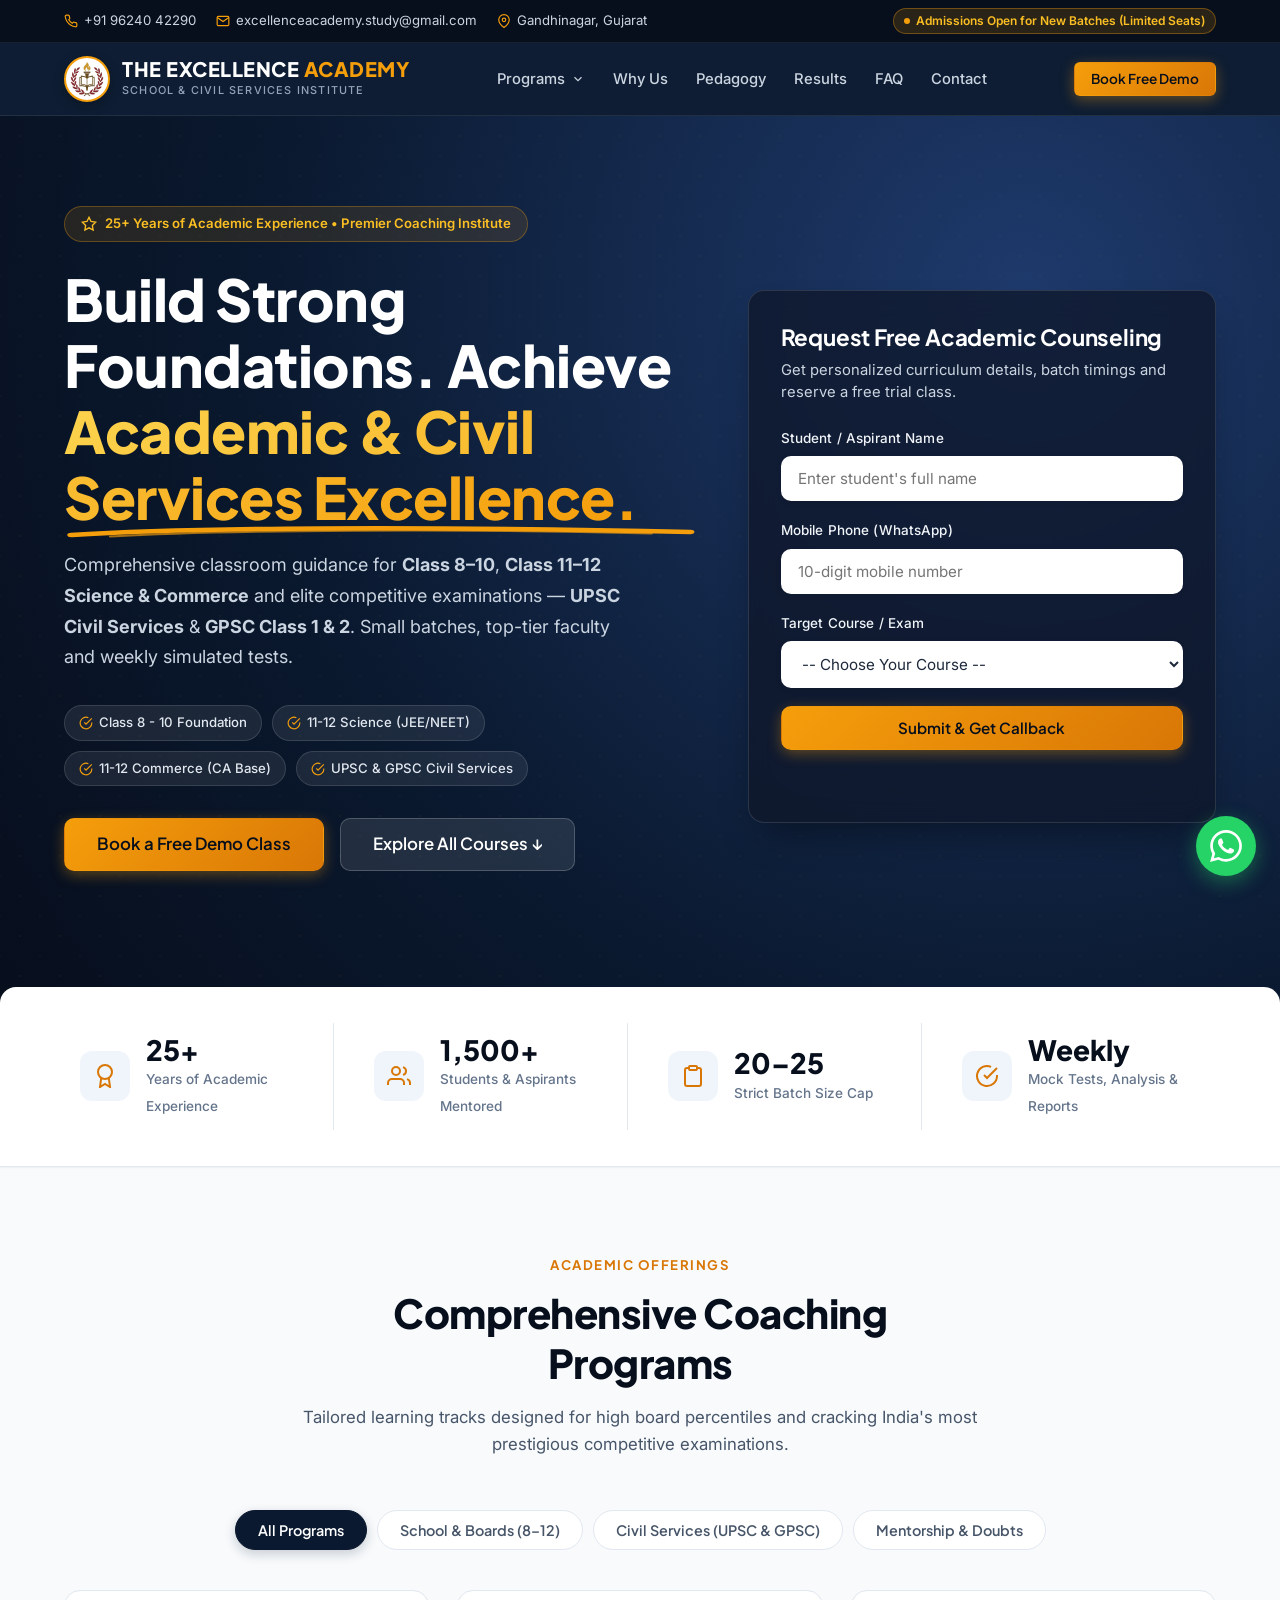
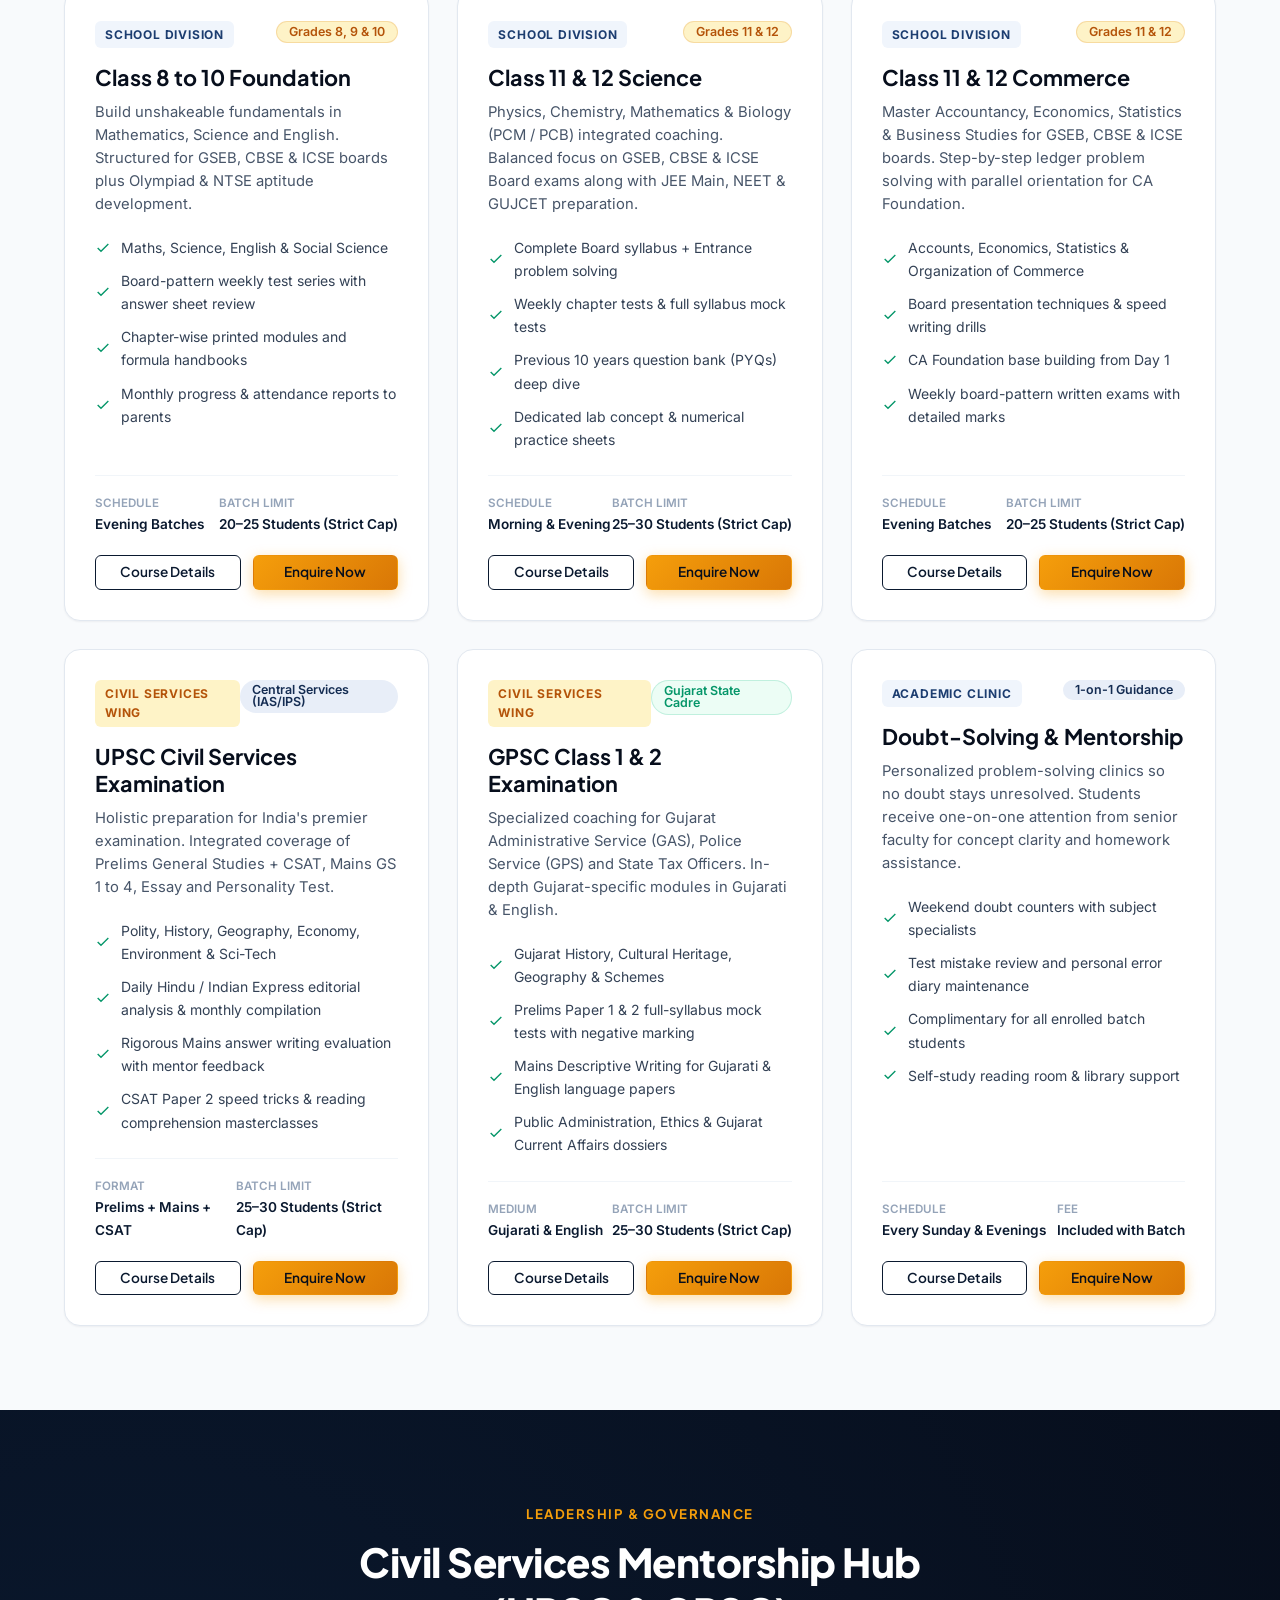
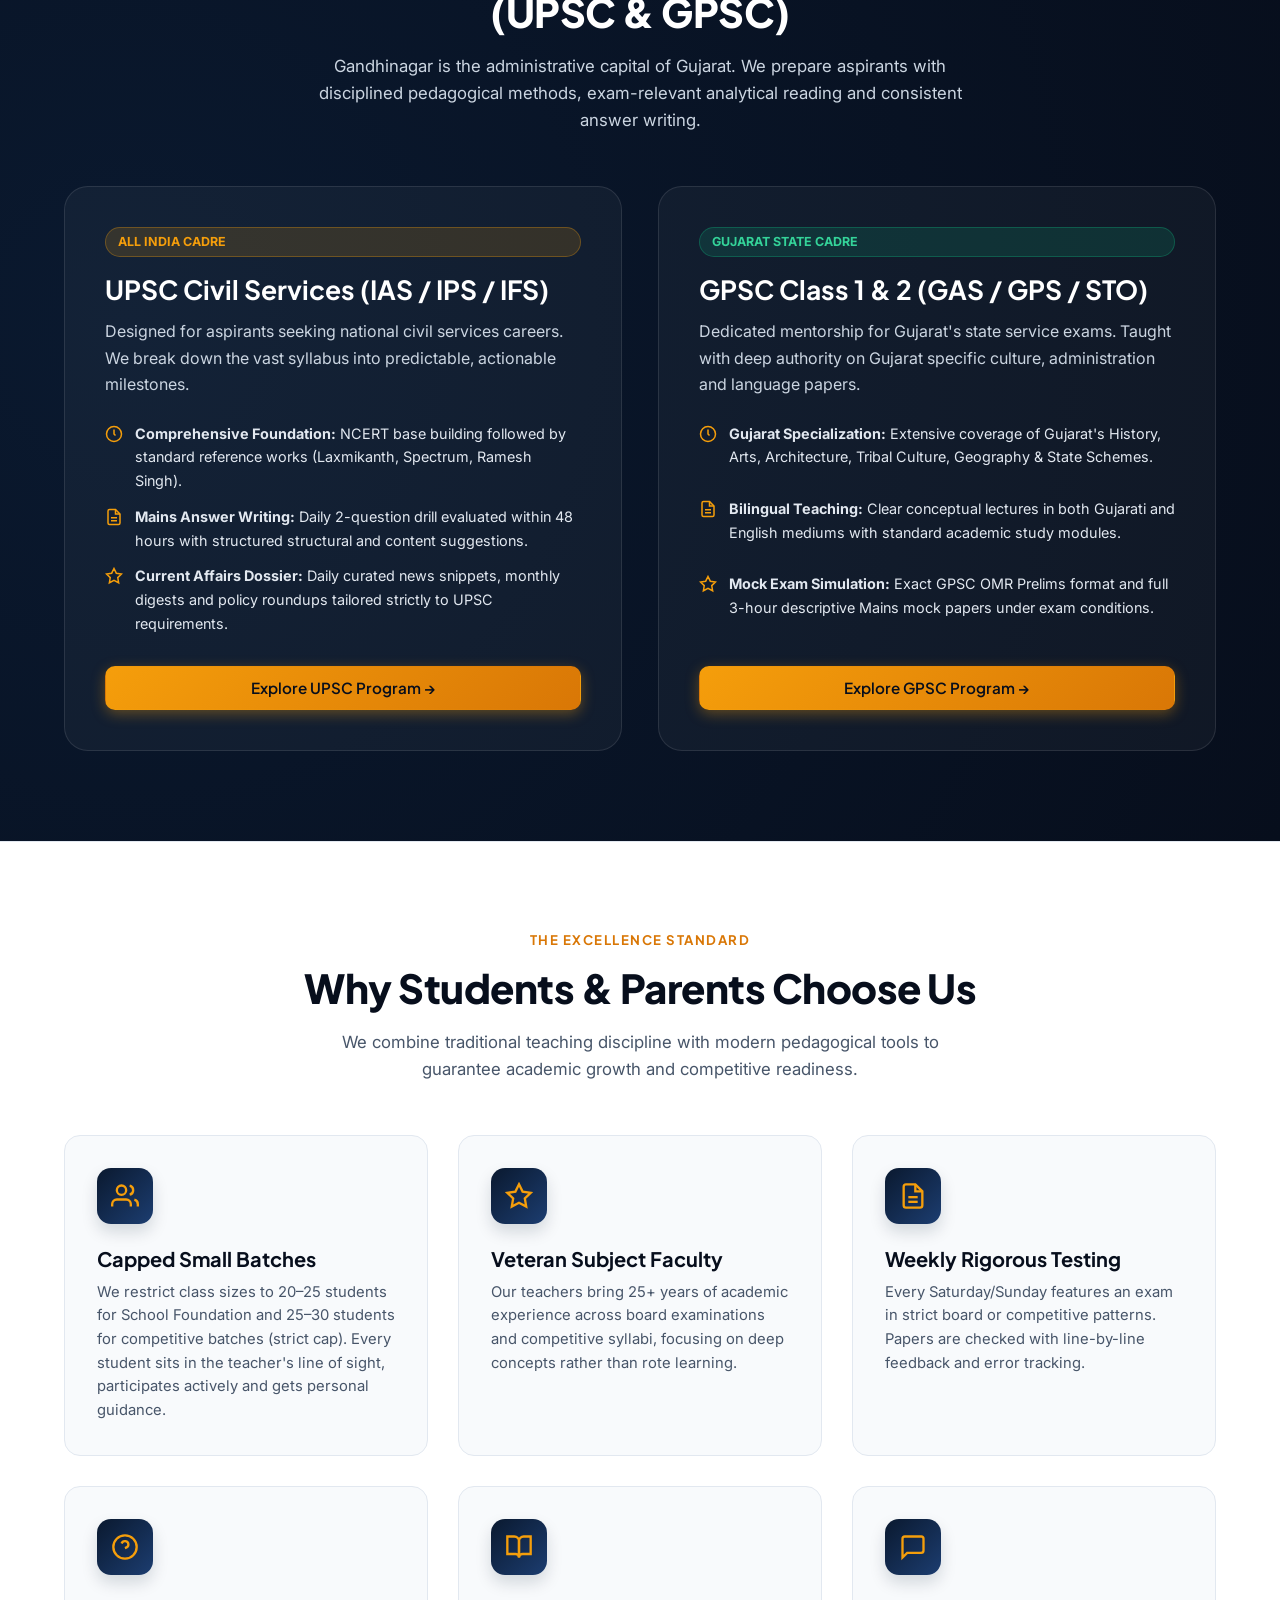
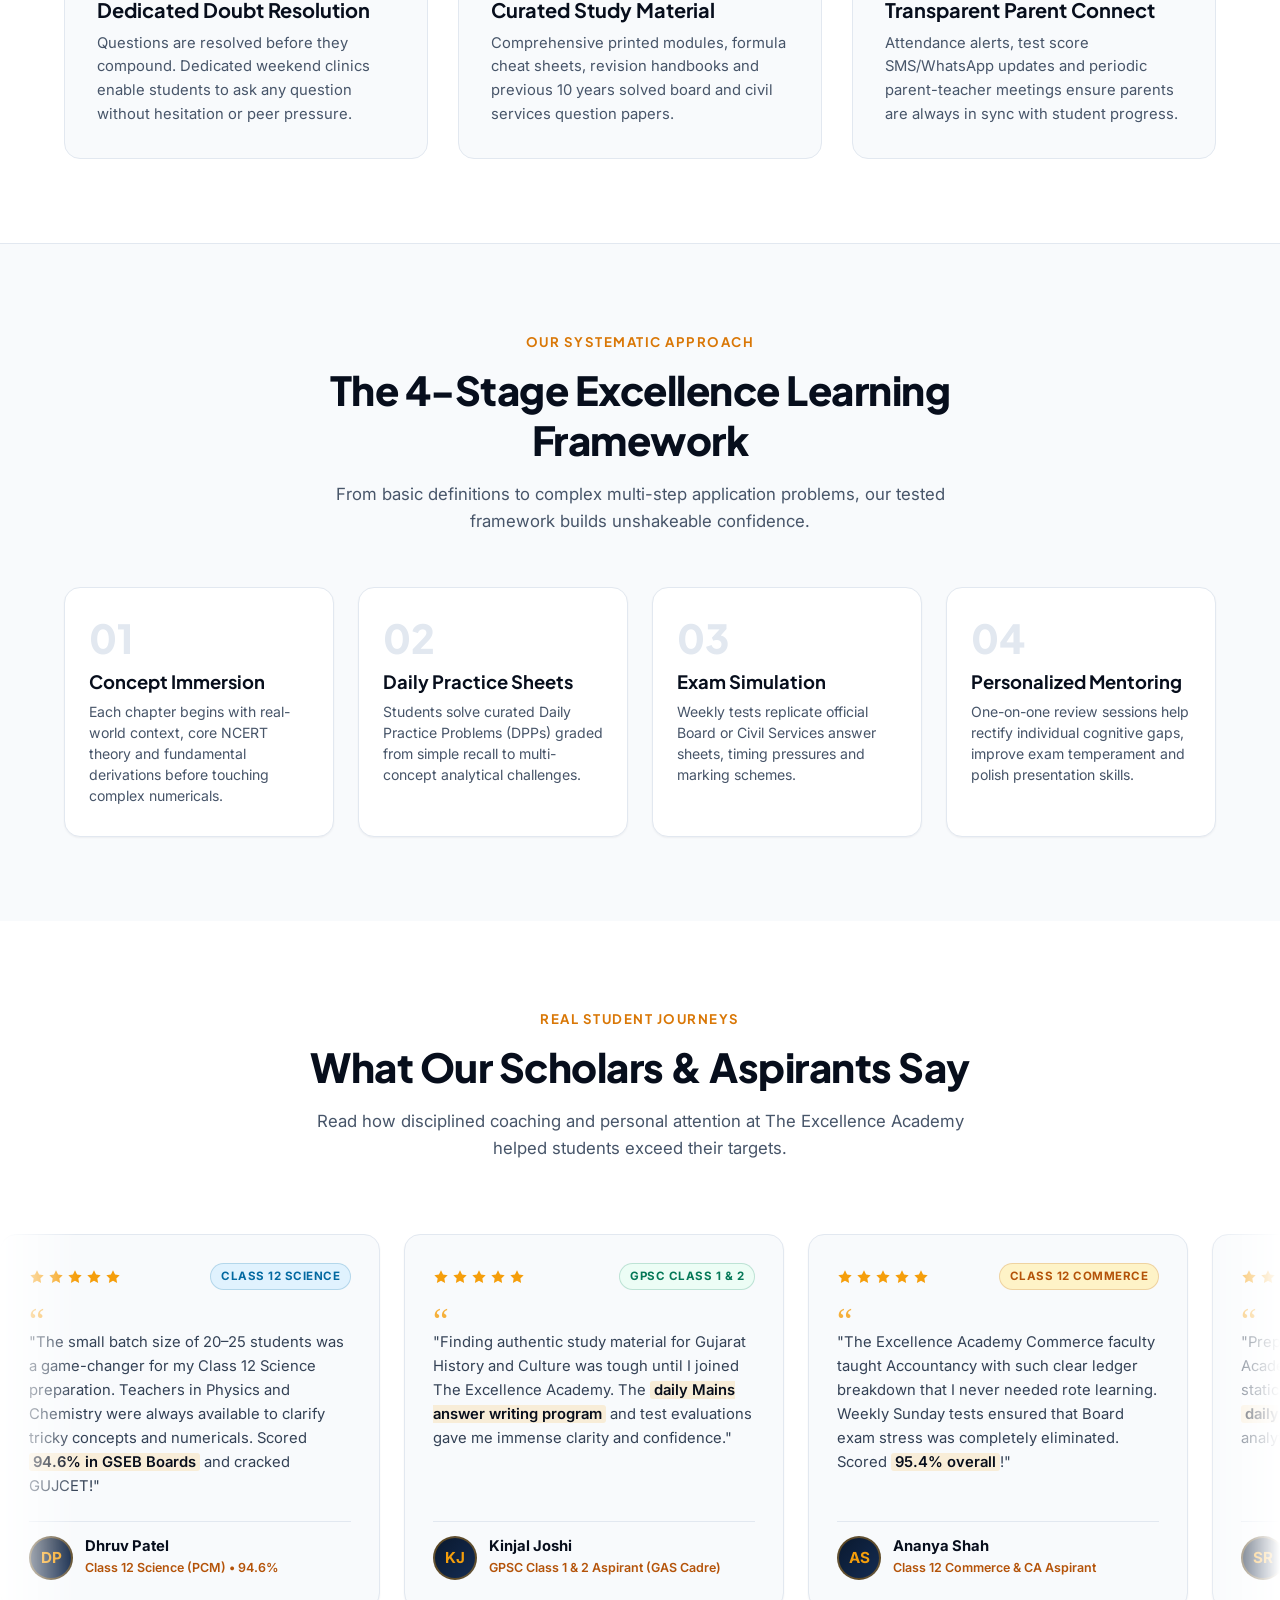
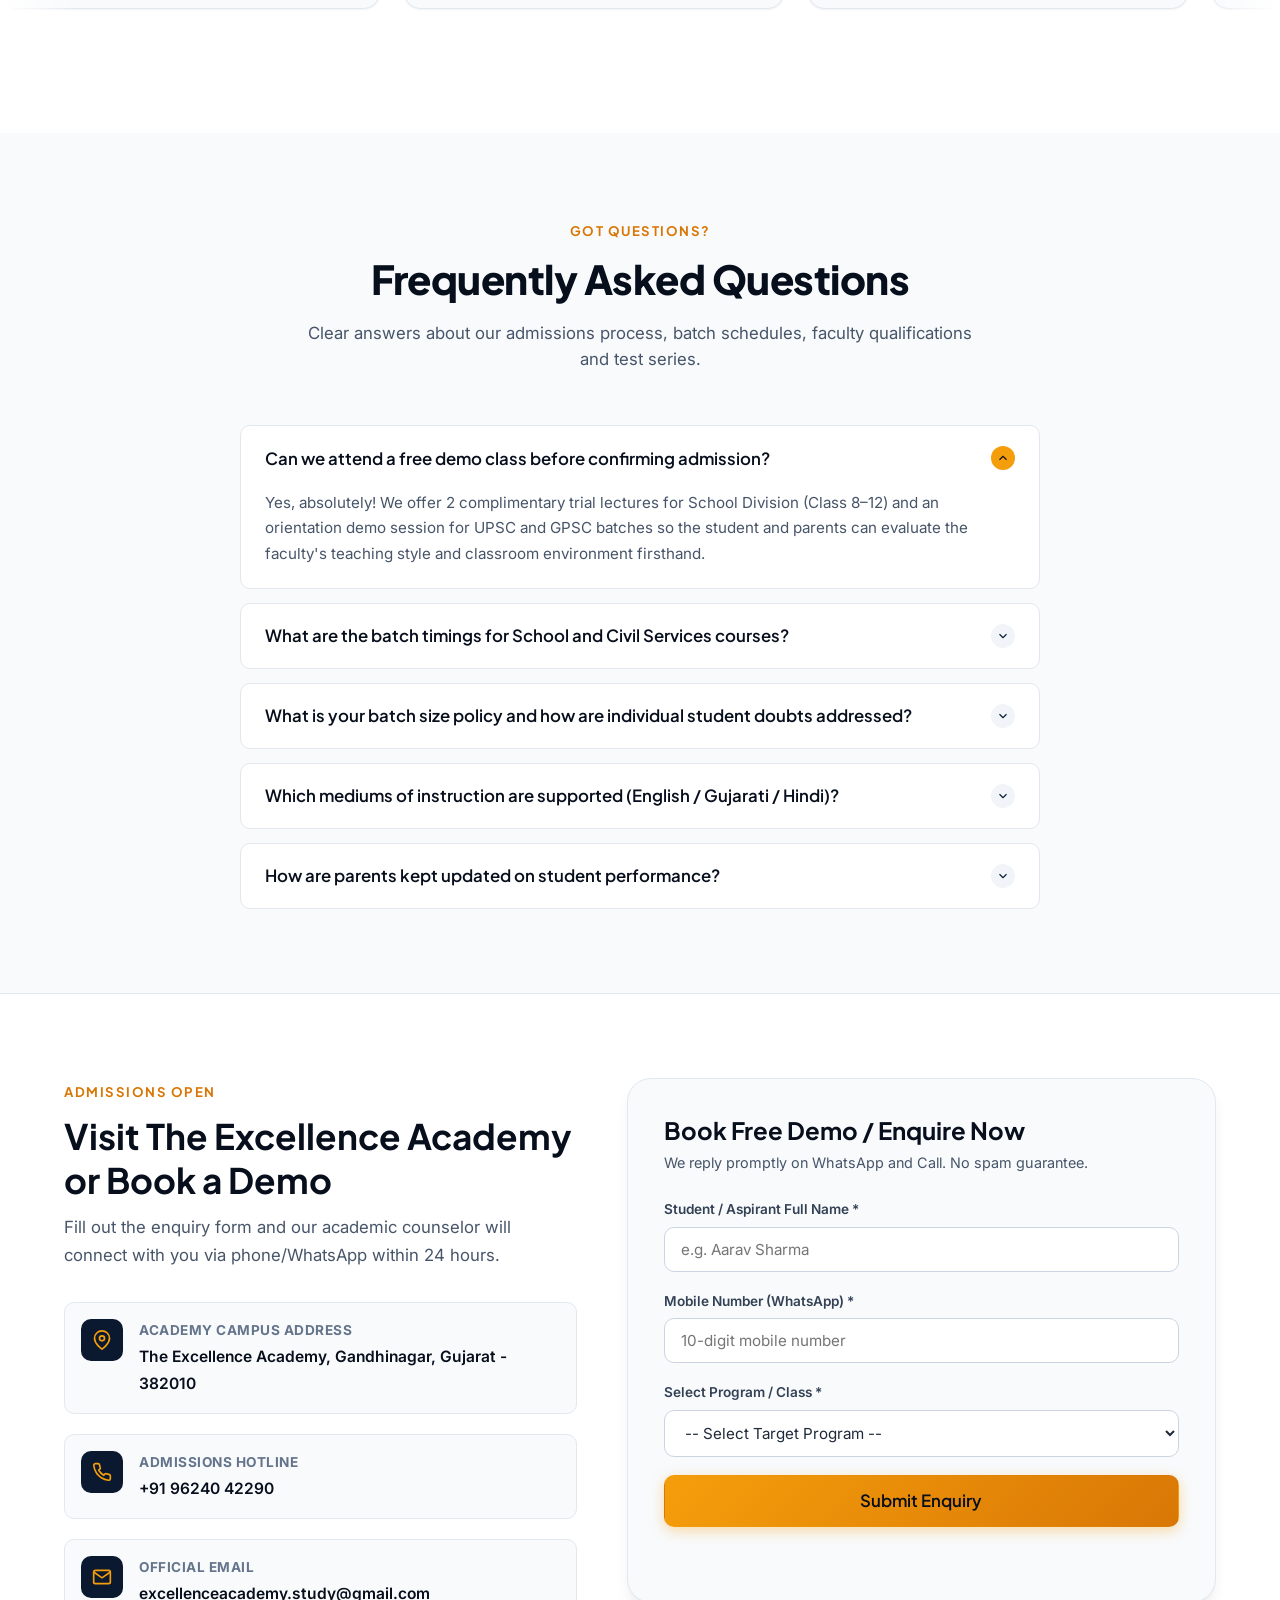
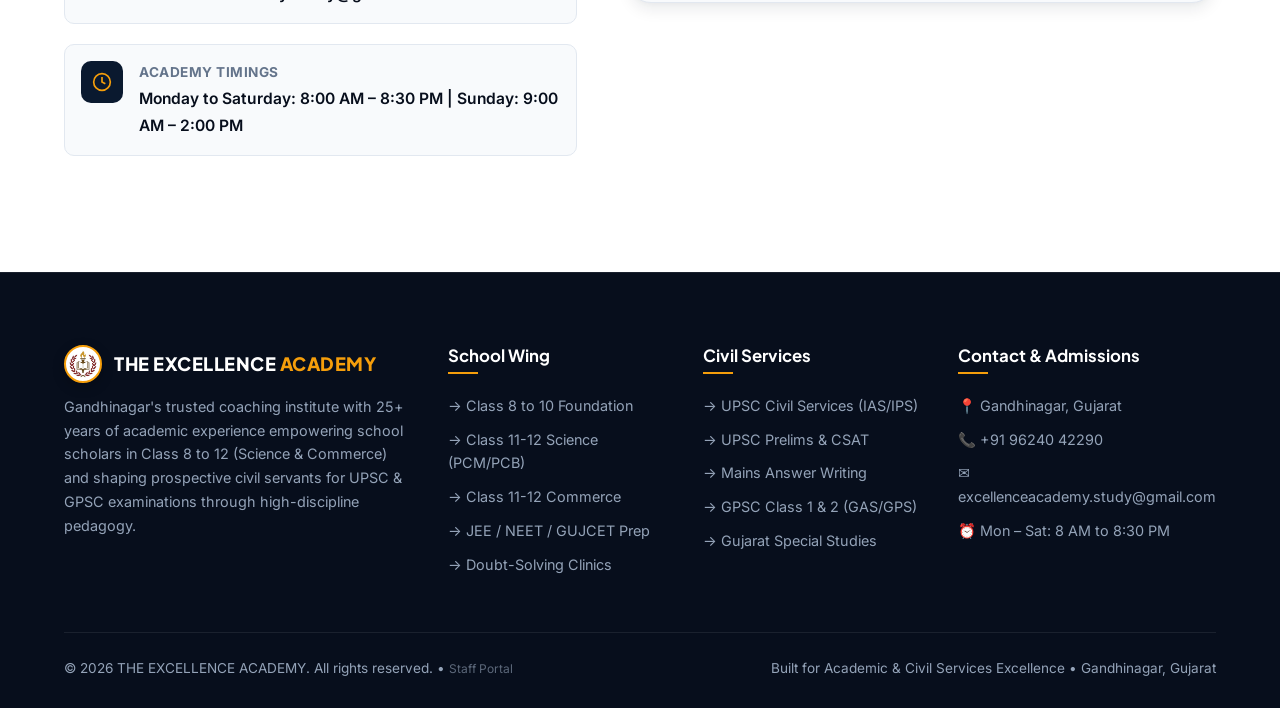
<file: index.html>
<!DOCTYPE html>
<html lang="en">
<head>
  <meta charset="utf-8">
  <meta name="viewport" content="width=device-width, initial-scale=1">
  <title>THE EXCELLENCE ACADEMY | Premier Coaching for Class 8-12 (Science & Commerce), UPSC & GPSC</title>
  <meta name="description" content="The Excellence Academy Gandhinagar - Quality coaching for Class 8-10, Class 11-12 Science (JEE/NEET), Class 11-12 Commerce (GSEB, CBSE, ICSE) and UPSC & GPSC Civil Services. Small batches and expert mentors.">
  <link rel="preconnect" href="https://fonts.googleapis.com">
  <link rel="preconnect" href="https://fonts.gstatic.com" crossorigin>
  <link href="https://fonts.googleapis.com/css2?family=Inter:wght@400;500;600;700&family=Plus+Jakarta+Sans:wght@500;600;700;800&display=swap" rel="stylesheet">
  <link rel="stylesheet" href="style.css?v=3.0">
  <link rel="icon" type="image/png" sizes="32x32" href="favicon-32x32.png">
  <link rel="icon" type="image/png" sizes="192x192" href="favicon.png">
  <link rel="apple-touch-icon" href="favicon.png">
</head>
<body data-auto="1">

  <!-- TOP ANNOUNCEMENT BAR -->
  <div class="top-bar">
    <div class="wrap">
      <div class="top-info">
        <span class="top-item">
          <svg viewBox="0 0 24 24" fill="none" stroke="currentColor" stroke-width="2"><path d="M22 16.92v3a2 2 0 01-2.18 2 19.79 19.79 0 01-8.63-3.07 19.5 19.5 0 01-6-6 19.79 19.79 0 01-3.07-8.67A2 2 0 014.11 2h3a2 2 0 012 1.72 12.84 12.84 0 00.7 2.81 2 2 0 01-.45 2.11L8.09 9.91a16 16 0 006 6l1.27-1.27a2 2 0 012.11-.45 12.84 12.84 0 002.81.7A2 2 0 0122 16.92z"/></svg>
          <a href="tel:+919624042290">+91 96240 42290</a>
        </span>
        <span class="top-item">
          <svg viewBox="0 0 24 24" fill="none" stroke="currentColor" stroke-width="2"><path d="M4 4h16c1.1 0 2 .9 2 2v12c0 1.1-.9 2-2 2H4c-1.1 0-2-.9-2-2V6c0-1.1.9-2 2-2z"/><polyline points="22,6 12,13 2,6"/></svg>
          <a href="mailto:excellenceacademy.study@gmail.com">excellenceacademy.study@gmail.com</a>
        </span>
        <span class="top-item">
          <svg viewBox="0 0 24 24" fill="none" stroke="currentColor" stroke-width="2"><path d="M21 10c0 7-9 13-9 13s-9-6-9-13a9 9 0 0118 0z"/><circle cx="12" cy="10" r="3"/></svg>
          <span>Gandhinagar, Gujarat</span>
        </span>
      </div>
      <div class="top-badge">
        <span class="pulse"></span> Admissions Open for New Batches (Limited Seats)
      </div>
    </div>
  </div>

  <!-- MAIN HEADER / NAVBAR -->
  <header>
    <div class="wrap">
      <a class="brand" href="index.html">
        <div class="brand-crest">
          <img src="logo.png" alt="The Excellence Academy Crest Logo" width="40" height="40">
        </div>
        <div class="brand-text">
          <span class="brand-name">THE EXCELLENCE <span>ACADEMY</span></span>
          <span class="brand-sub">School & Civil Services Institute</span>
        </div>
      </a>

      <!-- Desktop Navigation -->
      <nav class="nav-desktop">
        <div class="nav-dropdown">
          <button class="dropdown-btn" type="button" aria-haspopup="true" aria-expanded="false">
            Programs
            <svg viewBox="0 0 24 24" fill="none" stroke="currentColor" stroke-width="2"><polyline points="6 9 12 15 18 9"/></svg>
          </button>
          <div class="dropdown-menu mega-menu">
            <div>
              <div class="menu-category-title">School Division (Class 8 - 12)</div>
              <a class="dropdown-item" href="class-8-10.html">
                <div class="dropdown-icon">
                  <svg viewBox="0 0 24 24" fill="none" stroke="currentColor" stroke-width="2"><path d="M4 19.5A2.5 2.5 0 0 1 6.5 17H20"/><path d="M6.5 2H20v20H6.5A2.5 2.5 0 0 1 4 19.5v-15A2.5 2.5 0 0 1 6.5 2z"/></svg>
                </div>
                <div class="dropdown-content">
                  <h4>Class 8 to 10 Foundation</h4>
                  <p>Maths, Science, English & Olympiad foundation</p>
                </div>
              </a>
              <a class="dropdown-item" href="class-11-12-science.html">
                <div class="dropdown-icon">
                  <svg viewBox="0 0 24 24" fill="none" stroke="currentColor" stroke-width="2"><path d="M10 2v7.31L4.89 16.5A3 3 0 0 0 7.39 21h9.22a3 3 0 0 0 2.5-4.5L14 9.31V2"/></svg>
                </div>
                <div class="dropdown-content">
                  <h4>Class 11 & 12 Science</h4>
                  <p>PCM / PCB for Boards, JEE, NEET & GUJCET</p>
                </div>
              </a>
              <a class="dropdown-item" href="class-11-12-commerce.html">
                <div class="dropdown-icon">
                  <svg viewBox="0 0 24 24" fill="none" stroke="currentColor" stroke-width="2"><line x1="12" y1="1" x2="12" y2="23"/><path d="M17 5H9.5a3.5 3.5 0 0 0 0 7h5a3.5 3.5 0 0 1 0 7H6"/></svg>
                </div>
                <div class="dropdown-content">
                  <h4>Class 11 & 12 Commerce</h4>
                  <p>Accounts, Stats, Economics & CA Foundation</p>
                </div>
              </a>
            </div>
            <div>
              <div class="menu-category-title">Civil Services & Support</div>
              <a class="dropdown-item" href="upsc.html">
                <div class="dropdown-icon">
                  <svg viewBox="0 0 24 24" fill="none" stroke="currentColor" stroke-width="2"><circle cx="12" cy="12" r="10"/><path d="M12 2a14.5 14.5 0 0 0 0 20 14.5 14.5 0 0 0 0-20"/><path d="M2 12h20"/></svg>
                </div>
                <div class="dropdown-content">
                  <h4>UPSC Civil Services (IAS/IPS)</h4>
                  <p>Prelims GS + CSAT, Mains & Interview prep</p>
                </div>
              </a>
              <a class="dropdown-item" href="gpsc.html">
                <div class="dropdown-icon">
                  <svg viewBox="0 0 24 24" fill="none" stroke="currentColor" stroke-width="2"><polygon points="12 2 15.09 8.26 22 9.27 17 14.14 18.18 21.02 12 17.77 5.82 21.02 7 14.14 2 9.27 8.91 8.26 12 2"/></svg>
                </div>
                <div class="dropdown-content">
                  <h4>GPSC Class 1 & 2</h4>
                  <p>Gujarat Administrative Service comprehensive coaching</p>
                </div>
              </a>
              <a class="dropdown-item" href="doubt-solving.html">
                <div class="dropdown-icon">
                  <svg viewBox="0 0 24 24" fill="none" stroke="currentColor" stroke-width="2"><circle cx="12" cy="12" r="10"/><path d="M9.09 9a3 3 0 0 1 5.83 1c0 2-3 3-3 3"/><line x1="12" y1="17" x2="12.01" y2="17"/></svg>
                </div>
                <div class="dropdown-content">
                  <h4>1-on-1 Doubt Solving</h4>
                  <p>Weekend problem-solving clinics & mentorship</p>
                </div>
              </a>
            </div>
          </div>
        </div>

        <a class="nav-link" href="#why">Why Us</a>
        <a class="nav-link" href="#methodology">Pedagogy</a>
        <a class="nav-link" href="#testimonials">Results</a>
        <a class="nav-link" href="#faq">FAQ</a>
        <a class="nav-link" href="#contact">Contact</a>
      </nav>

      <!-- Nav CTA & Mobile Hamburger -->
      <div class="nav-actions">
        <a class="btn btn-primary btn-sm" href="#contact" data-enq>Book Free Demo</a>
        <button class="mobile-toggle" id="mobileToggle" type="button" aria-label="Open Navigation Menu">
          <svg viewBox="0 0 24 24" fill="none" stroke="currentColor" stroke-width="2"><line x1="3" y1="12" x2="21" y2="12"/><line x1="3" y1="6" x2="21" y2="6"/><line x1="3" y1="18" x2="21" y2="18"/></svg>
        </button>
      </div>
    </div>
  </header>

  <!-- MOBILE NAVIGATION DRAWER -->
  <div class="mobile-backdrop" id="mobileBackdrop"></div>
  <aside class="mobile-nav" id="mobileNav">
    <div class="mobile-header">
      <div class="brand">
        <div class="brand-crest" style="width:36px;height:36px;">
          <img src="logo.png" alt="The Excellence Academy Logo" width="30" height="30">
        </div>
        <span class="brand-name" style="font-size:1.1rem;">THE EXCELLENCE <span>ACADEMY</span></span>
      </div>
      <button class="mobile-close" id="mobileClose" type="button" aria-label="Close Menu">&times;</button>
    </div>

    <div class="mobile-menu-items">
      <a href="index.html">Home</a>
      
      <div class="mobile-sub-heading">School Division</div>
      <a href="class-8-10.html">Class 8 to 10 Foundation</a>
      <a href="class-11-12-science.html">Class 11 & 12 Science (PCM/PCB)</a>
      <a href="class-11-12-commerce.html">Class 11 & 12 Commerce</a>

      <div class="mobile-sub-heading">Civil Services Wing</div>
      <a href="upsc.html">UPSC Civil Services (IAS/IPS)</a>
      <a href="gpsc.html">GPSC Class 1 & 2 Examination</a>
      <a href="doubt-solving.html">Doubt-Solving Sessions</a>

      <div class="mobile-sub-heading">Academy Details</div>
      <a href="#why">Why Choose Us</a>
      <a href="#methodology">Our Pedagogy</a>
      <a href="#faq">Frequently Asked Questions</a>
      <a href="#contact">Contact & Location</a>
    </div>

    <div style="margin-top:auto; padding-top:16px;">
      <a class="btn btn-primary btn-block" href="#contact" data-enq>Book Free Demo Class</a>
    </div>
  </aside>

  <main>
    <!-- HERO SECTION -->
    <section class="hero" id="top">
      <div class="wrap">
        <div class="hero-content">
          <div class="hero-pill">
            <svg width="16" height="16" viewBox="0 0 24 24" fill="none" stroke="currentColor" stroke-width="2"><polygon points="12 2 15.09 8.26 22 9.27 17 14.14 18.18 21.02 12 17.77 5.82 21.02 7 14.14 2 9.27 8.91 8.26 12 2"/></svg>
            25+ Years of Academic Experience • Premier Coaching Institute
          </div>

          <h1>Build Strong Foundations. Achieve <span class="hero-headline-accent"><span class="highlight">Academic &amp; Civil Services Excellence.</span><svg class="hero-accent-svg" viewBox="0 0 340 14" fill="none" xmlns="http://www.w3.org/2000/svg" preserveAspectRatio="none" aria-hidden="true"><path d="M4 11C65 3.5 190 2 336 8" stroke="#F59E0B" stroke-width="4.5" stroke-linecap="round" stroke-linejoin="round"/><path d="M25 12.5C85 6 215 4.5 315 9.5" stroke="#F59E0B" stroke-width="2" stroke-linecap="round" stroke-linejoin="round" opacity="0.65"/></svg></span></h1>

          <p class="hero-lead">
            Comprehensive classroom guidance for <strong>Class 8–10</strong>, <strong>Class 11–12 Science & Commerce</strong> and elite competitive examinations — <strong>UPSC Civil Services</strong> &amp; <strong>GPSC Class 1 &amp; 2</strong>. Small batches, top-tier faculty and weekly simulated tests.
          </p>

          <div class="hero-badges-row">
            <span class="hero-chip">
              <svg viewBox="0 0 24 24" fill="none" stroke="currentColor" stroke-width="2"><path d="M22 11.08V12a10 10 0 1 1-5.93-9.14"/><polyline points="22 4 12 14.01 9 11.01"/></svg>
              Class 8 - 10 Foundation
            </span>
            <span class="hero-chip">
              <svg viewBox="0 0 24 24" fill="none" stroke="currentColor" stroke-width="2"><path d="M22 11.08V12a10 10 0 1 1-5.93-9.14"/><polyline points="22 4 12 14.01 9 11.01"/></svg>
              11-12 Science (JEE/NEET)
            </span>
            <span class="hero-chip">
              <svg viewBox="0 0 24 24" fill="none" stroke="currentColor" stroke-width="2"><path d="M22 11.08V12a10 10 0 1 1-5.93-9.14"/><polyline points="22 4 12 14.01 9 11.01"/></svg>
              11-12 Commerce (CA Base)
            </span>
            <span class="hero-chip">
              <svg viewBox="0 0 24 24" fill="none" stroke="currentColor" stroke-width="2"><path d="M22 11.08V12a10 10 0 1 1-5.93-9.14"/><polyline points="22 4 12 14.01 9 11.01"/></svg>
              UPSC &amp; GPSC Civil Services
            </span>
          </div>

          <div class="hero-cta">
            <a class="btn btn-primary btn-lg" href="#contact" data-enq>Book a Free Demo Class</a>
            <a class="btn btn-secondary btn-lg" href="#courses">Explore All Courses &darr;</a>
          </div>
        </div>

        <!-- Quick Hero Enquiry Form Card -->
        <div class="hero-card">
          <h3>Request Free Academic Counseling</h3>
          <p>Get personalized curriculum details, batch timings and reserve a free trial class.</p>
          
          <form id="hero-enq">
            <input type="hidden" name="source" value="Hero Quick Form">
            <div class="form-grid">
              <div class="form-group">
                <label for="hero-name">Student / Aspirant Name</label>
                <input id="hero-name" name="name" type="text" placeholder="Enter student's full name" required>
              </div>

              <div class="form-group">
                <label for="hero-phone">Mobile Phone (WhatsApp)</label>
                <input id="hero-phone" name="phone" type="tel" inputmode="tel" maxlength="14" autocomplete="tel" placeholder="10-digit mobile number" required>
              </div>

              <div class="form-group">
                <label for="hero-course">Target Course / Exam</label>
                <select id="hero-course" name="cls" required>
                  <option value="">-- Choose Your Course --</option>
                  <optgroup label="School & Board Division">
                    <option value="Class 8 Foundation">Class 8 Foundation</option>
                    <option value="Class 9 Foundation">Class 9 Foundation</option>
                    <option value="Class 10 Board Prep">Class 10 Board Prep</option>
                    <option value="Class 11 Science (PCM/PCB)">Class 11 Science (PCM / PCB)</option>
                    <option value="Class 12 Science (Boards + JEE/NEET)">Class 12 Science (Boards + JEE/NEET)</option>
                    <option value="Class 11 Commerce">Class 11 Commerce</option>
                    <option value="Class 12 Commerce">Class 12 Commerce (Boards + CA Prep)</option>
                  </optgroup>
                  <optgroup label="Civil Services Wing">
                    <option value="UPSC Civil Services (IAS/IPS)">UPSC Civil Services (IAS / IPS)</option>
                    <option value="GPSC Class 1 & 2">GPSC Class 1 &amp; 2 Examination</option>
                  </optgroup>
                  <optgroup label="Special Programs">
                    <option value="Doubt-Solving Sessions">Doubt-Solving &amp; Mentorship</option>
                  </optgroup>
                </select>
              </div>

              <button class="btn btn-primary btn-block" type="submit">Submit &amp; Get Callback</button>
              <div class="form-status" id="hero-msg" role="status"></div>
            </div>
          </form>
        </div>
      </div>
    </section>

    <!-- KEY STATS TICKER STRIP -->
    <div class="stats-strip">
      <div class="wrap">
        <div class="stats-grid">
          <div class="stat-box">
            <div class="stat-icon">
              <svg viewBox="0 0 24 24" fill="none" stroke="currentColor" stroke-width="2"><circle cx="12" cy="8" r="7"/><polyline points="8.21 13.89 7 23 12 20 17 23 15.79 13.88"/></svg>
            </div>
            <div class="stat-info">
              <b>25+</b>
              <span>Years of Academic Experience</span>
            </div>
          </div>

          <div class="stat-box">
            <div class="stat-icon">
              <svg viewBox="0 0 24 24" fill="none" stroke="currentColor" stroke-width="2"><path d="M17 21v-2a4 4 0 0 0-4-4H5a4 4 0 0 0-4 4v2"/><circle cx="9" cy="7" r="4"/><path d="M23 21v-2a4 4 0 0 0-3-3.87"/><path d="M16 3.13a4 4 0 0 1 0 7.75"/></svg>
            </div>
            <div class="stat-info">
              <b>1,500+</b>
              <span>Students &amp; Aspirants Mentored</span>
            </div>
          </div>

          <div class="stat-box">
            <div class="stat-icon">
              <svg viewBox="0 0 24 24" fill="none" stroke="currentColor" stroke-width="2"><path d="M16 4h2a2 2 0 0 1 2 2v14a2 2 0 0 1-2 2H6a2 2 0 0 1-2-2V6a2 2 0 0 1 2-2h2"/><rect x="8" y="2" width="8" height="4" rx="1" ry="1"/></svg>
            </div>
            <div class="stat-info">
              <b>20–25</b>
              <span>Strict Batch Size Cap</span>
            </div>
          </div>

          <div class="stat-box">
            <div class="stat-icon">
              <svg viewBox="0 0 24 24" fill="none" stroke="currentColor" stroke-width="2"><path d="M22 11.08V12a10 10 0 1 1-5.93-9.14"/><polyline points="22 4 12 14.01 9 11.01"/></svg>
            </div>
            <div class="stat-info">
              <b>Weekly</b>
              <span>Mock Tests, Analysis &amp; Reports</span>
            </div>
          </div>
        </div>
      </div>
    </div>

    <!-- COURSES & PROGRAMS SECTION WITH TABS -->
    <section class="programs-section" id="courses">
      <div class="wrap">
        <div class="section-head">
          <span class="section-subtitle">Academic Offerings</span>
          <h2 class="section-title">Comprehensive Coaching Programs</h2>
          <p class="section-desc">Tailored learning tracks designed for high board percentiles and cracking India's most prestigious competitive examinations.</p>
        </div>

        <!-- Filter Tabs -->
        <div class="program-tabs">
          <button class="tab-btn active" data-tab="all" type="button">All Programs</button>
          <button class="tab-btn" data-tab="school" type="button">School &amp; Boards (8–12)</button>
          <button class="tab-btn" data-tab="civil" type="button">Civil Services (UPSC &amp; GPSC)</button>
          <button class="tab-btn" data-tab="support" type="button">Mentorship &amp; Doubts</button>
        </div>

        <!-- Courses Cards Grid -->
        <div class="courses-grid">

          <!-- 1. Class 8 to 10 -->
          <div class="course-card" data-category="school">
            <div class="course-header">
              <span class="course-badge-wing">School Division</span>
              <span class="badge badge-gold">Grades 8, 9 &amp; 10</span>
            </div>
            <h3>Class 8 to 10 Foundation</h3>
            <p class="course-summary">
              Build unshakeable fundamentals in Mathematics, Science and English. Structured for GSEB, CBSE &amp; ICSE boards plus Olympiad &amp; NTSE aptitude development.
            </p>
            <ul class="course-features">
              <li>
                <svg viewBox="0 0 24 24" fill="none" stroke="currentColor" stroke-width="2"><polyline points="20 6 9 17 4 12"/></svg>
                Maths, Science, English &amp; Social Science
              </li>
              <li>
                <svg viewBox="0 0 24 24" fill="none" stroke="currentColor" stroke-width="2"><polyline points="20 6 9 17 4 12"/></svg>
                Board-pattern weekly test series with answer sheet review
              </li>
              <li>
                <svg viewBox="0 0 24 24" fill="none" stroke="currentColor" stroke-width="2"><polyline points="20 6 9 17 4 12"/></svg>
                Chapter-wise printed modules and formula handbooks
              </li>
              <li>
                <svg viewBox="0 0 24 24" fill="none" stroke="currentColor" stroke-width="2"><polyline points="20 6 9 17 4 12"/></svg>
                Monthly progress &amp; attendance reports to parents
              </li>
            </ul>
            <div class="course-meta">
              <div class="meta-item">
                <span class="meta-label">Schedule</span>
                <span class="meta-val">Evening Batches</span>
              </div>
              <div class="meta-item">
                <span class="meta-label">Batch Limit</span>
                <span class="meta-val">20–25 Students (Strict Cap)</span>
              </div>
            </div>
            <div class="course-actions">
              <a class="btn btn-outline btn-sm" href="class-8-10.html">Course Details</a>
              <a class="btn btn-primary btn-sm" href="#contact" data-enq data-course="Class 8-10 Foundation">Enquire Now</a>
            </div>
          </div>

          <!-- 2. Class 11-12 Science -->
          <div class="course-card" data-category="school">
            <div class="course-header">
              <span class="course-badge-wing">School Division</span>
              <span class="badge badge-gold">Grades 11 &amp; 12</span>
            </div>
            <h3>Class 11 &amp; 12 Science</h3>
            <p class="course-summary">
              Physics, Chemistry, Mathematics &amp; Biology (PCM / PCB) integrated coaching. Balanced focus on GSEB, CBSE &amp; ICSE Board exams along with JEE Main, NEET &amp; GUJCET preparation.
            </p>
            <ul class="course-features">
              <li>
                <svg viewBox="0 0 24 24" fill="none" stroke="currentColor" stroke-width="2"><polyline points="20 6 9 17 4 12"/></svg>
                Complete Board syllabus + Entrance problem solving
              </li>
              <li>
                <svg viewBox="0 0 24 24" fill="none" stroke="currentColor" stroke-width="2"><polyline points="20 6 9 17 4 12"/></svg>
                Weekly chapter tests &amp; full syllabus mock tests
              </li>
              <li>
                <svg viewBox="0 0 24 24" fill="none" stroke="currentColor" stroke-width="2"><polyline points="20 6 9 17 4 12"/></svg>
                Previous 10 years question bank (PYQs) deep dive
              </li>
              <li>
                <svg viewBox="0 0 24 24" fill="none" stroke="currentColor" stroke-width="2"><polyline points="20 6 9 17 4 12"/></svg>
                Dedicated lab concept &amp; numerical practice sheets
              </li>
            </ul>
            <div class="course-meta">
              <div class="meta-item">
                <span class="meta-label">Schedule</span>
                <span class="meta-val">Morning &amp; Evening</span>
              </div>
              <div class="meta-item">
                <span class="meta-label">Batch Limit</span>
                <span class="meta-val">25–30 Students (Strict Cap)</span>
              </div>
            </div>
            <div class="course-actions">
              <a class="btn btn-outline btn-sm" href="class-11-12-science.html">Course Details</a>
              <a class="btn btn-primary btn-sm" href="#contact" data-enq data-course="Class 11-12 Science">Enquire Now</a>
            </div>
          </div>

          <!-- 3. Class 11-12 Commerce -->
          <div class="course-card" data-category="school">
            <div class="course-header">
              <span class="course-badge-wing">School Division</span>
              <span class="badge badge-gold">Grades 11 &amp; 12</span>
            </div>
            <h3>Class 11 &amp; 12 Commerce</h3>
            <p class="course-summary">
              Master Accountancy, Economics, Statistics &amp; Business Studies for GSEB, CBSE &amp; ICSE boards. Step-by-step ledger problem solving with parallel orientation for CA Foundation.
            </p>
            <ul class="course-features">
              <li>
                <svg viewBox="0 0 24 24" fill="none" stroke="currentColor" stroke-width="2"><polyline points="20 6 9 17 4 12"/></svg>
                Accounts, Economics, Statistics &amp; Organization of Commerce
              </li>
              <li>
                <svg viewBox="0 0 24 24" fill="none" stroke="currentColor" stroke-width="2"><polyline points="20 6 9 17 4 12"/></svg>
                Board presentation techniques &amp; speed writing drills
              </li>
              <li>
                <svg viewBox="0 0 24 24" fill="none" stroke="currentColor" stroke-width="2"><polyline points="20 6 9 17 4 12"/></svg>
                CA Foundation base building from Day 1
              </li>
              <li>
                <svg viewBox="0 0 24 24" fill="none" stroke="currentColor" stroke-width="2"><polyline points="20 6 9 17 4 12"/></svg>
                Weekly board-pattern written exams with detailed marks
              </li>
            </ul>
            <div class="course-meta">
              <div class="meta-item">
                <span class="meta-label">Schedule</span>
                <span class="meta-val">Evening Batches</span>
              </div>
              <div class="meta-item">
                <span class="meta-label">Batch Limit</span>
                <span class="meta-val">20–25 Students (Strict Cap)</span>
              </div>
            </div>
            <div class="course-actions">
              <a class="btn btn-outline btn-sm" href="class-11-12-commerce.html">Course Details</a>
              <a class="btn btn-primary btn-sm" href="#contact" data-enq data-course="Class 11-12 Commerce">Enquire Now</a>
            </div>
          </div>

          <!-- 4. UPSC Civil Services -->
          <div class="course-card" data-category="civil">
            <div class="course-header">
              <span class="course-badge-wing" style="background:#fef3c7; color:#b45309;">Civil Services Wing</span>
              <span class="badge badge-navy">Central Services (IAS/IPS)</span>
            </div>
            <h3>UPSC Civil Services Examination</h3>
            <p class="course-summary">
              Holistic preparation for India's premier examination. Integrated coverage of Prelims General Studies + CSAT, Mains GS 1 to 4, Essay and Personality Test.
            </p>
            <ul class="course-features">
              <li>
                <svg viewBox="0 0 24 24" fill="none" stroke="currentColor" stroke-width="2"><polyline points="20 6 9 17 4 12"/></svg>
                Polity, History, Geography, Economy, Environment &amp; Sci-Tech
              </li>
              <li>
                <svg viewBox="0 0 24 24" fill="none" stroke="currentColor" stroke-width="2"><polyline points="20 6 9 17 4 12"/></svg>
                Daily Hindu / Indian Express editorial analysis &amp; monthly compilation
              </li>
              <li>
                <svg viewBox="0 0 24 24" fill="none" stroke="currentColor" stroke-width="2"><polyline points="20 6 9 17 4 12"/></svg>
                Rigorous Mains answer writing evaluation with mentor feedback
              </li>
              <li>
                <svg viewBox="0 0 24 24" fill="none" stroke="currentColor" stroke-width="2"><polyline points="20 6 9 17 4 12"/></svg>
                CSAT Paper 2 speed tricks &amp; reading comprehension masterclasses
              </li>
            </ul>
            <div class="course-meta">
              <div class="meta-item">
                <span class="meta-label">Format</span>
                <span class="meta-val">Prelims + Mains + CSAT</span>
              </div>
              <div class="meta-item">
                <span class="meta-label">Batch Limit</span>
                <span class="meta-val">25–30 Students (Strict Cap)</span>
              </div>
            </div>
            <div class="course-actions">
              <a class="btn btn-outline btn-sm" href="upsc.html">Course Details</a>
              <a class="btn btn-primary btn-sm" href="#contact" data-enq data-course="UPSC Civil Services">Enquire Now</a>
            </div>
          </div>

          <!-- 5. GPSC Class 1 & 2 -->
          <div class="course-card" data-category="civil">
            <div class="course-header">
              <span class="course-badge-wing" style="background:#fef3c7; color:#b45309;">Civil Services Wing</span>
              <span class="badge badge-emerald">Gujarat State Cadre</span>
            </div>
            <h3>GPSC Class 1 &amp; 2 Examination</h3>
            <p class="course-summary">
              Specialized coaching for Gujarat Administrative Service (GAS), Police Service (GPS) and State Tax Officers. In-depth Gujarat-specific modules in Gujarati &amp; English.
            </p>
            <ul class="course-features">
              <li>
                <svg viewBox="0 0 24 24" fill="none" stroke="currentColor" stroke-width="2"><polyline points="20 6 9 17 4 12"/></svg>
                Gujarat History, Cultural Heritage, Geography &amp; Schemes
              </li>
              <li>
                <svg viewBox="0 0 24 24" fill="none" stroke="currentColor" stroke-width="2"><polyline points="20 6 9 17 4 12"/></svg>
                Prelims Paper 1 &amp; 2 full-syllabus mock tests with negative marking
              </li>
              <li>
                <svg viewBox="0 0 24 24" fill="none" stroke="currentColor" stroke-width="2"><polyline points="20 6 9 17 4 12"/></svg>
                Mains Descriptive Writing for Gujarati &amp; English language papers
              </li>
              <li>
                <svg viewBox="0 0 24 24" fill="none" stroke="currentColor" stroke-width="2"><polyline points="20 6 9 17 4 12"/></svg>
                Public Administration, Ethics &amp; Gujarat Current Affairs dossiers
              </li>
            </ul>
            <div class="course-meta">
              <div class="meta-item">
                <span class="meta-label">Medium</span>
                <span class="meta-val">Gujarati &amp; English</span>
              </div>
              <div class="meta-item">
                <span class="meta-label">Batch Limit</span>
                <span class="meta-val">25–30 Students (Strict Cap)</span>
              </div>
            </div>
            <div class="course-actions">
              <a class="btn btn-outline btn-sm" href="gpsc.html">Course Details</a>
              <a class="btn btn-primary btn-sm" href="#contact" data-enq data-course="GPSC Class 1-2">Enquire Now</a>
            </div>
          </div>

          <!-- 6. Doubt-Solving & Mentorship -->
          <div class="course-card" data-category="support">
            <div class="course-header">
              <span class="course-badge-wing">Academic Clinic</span>
              <span class="badge badge-navy">1-on-1 Guidance</span>
            </div>
            <h3>Doubt-Solving &amp; Mentorship</h3>
            <p class="course-summary">
              Personalized problem-solving clinics so no doubt stays unresolved. Students receive one-on-one attention from senior faculty for concept clarity and homework assistance.
            </p>
            <ul class="course-features">
              <li>
                <svg viewBox="0 0 24 24" fill="none" stroke="currentColor" stroke-width="2"><polyline points="20 6 9 17 4 12"/></svg>
                Weekend doubt counters with subject specialists
              </li>
              <li>
                <svg viewBox="0 0 24 24" fill="none" stroke="currentColor" stroke-width="2"><polyline points="20 6 9 17 4 12"/></svg>
                Test mistake review and personal error diary maintenance
              </li>
              <li>
                <svg viewBox="0 0 24 24" fill="none" stroke="currentColor" stroke-width="2"><polyline points="20 6 9 17 4 12"/></svg>
                Complimentary for all enrolled batch students
              </li>
              <li>
                <svg viewBox="0 0 24 24" fill="none" stroke="currentColor" stroke-width="2"><polyline points="20 6 9 17 4 12"/></svg>
                Self-study reading room &amp; library support
              </li>
            </ul>
            <div class="course-meta">
              <div class="meta-item">
                <span class="meta-label">Schedule</span>
                <span class="meta-val">Every Sunday &amp; Evenings</span>
              </div>
              <div class="meta-item">
                <span class="meta-label">Fee</span>
                <span class="meta-val">Included with Batch</span>
              </div>
            </div>
            <div class="course-actions">
              <a class="btn btn-outline btn-sm" href="doubt-solving.html">Course Details</a>
              <a class="btn btn-primary btn-sm" href="#contact" data-enq data-course="Doubt Solving Clinic">Enquire Now</a>
            </div>
          </div>

        </div>
      </div>
    </section>

    <!-- CIVIL SERVICES DEDICATED SPOTLIGHT -->
    <section class="civil-spotlight">
      <div class="wrap">
        <div class="section-head">
          <span class="section-subtitle" style="color:var(--gold-400);">Leadership &amp; Governance</span>
          <h2 class="section-title">Civil Services Mentorship Hub (UPSC &amp; GPSC)</h2>
          <p class="section-desc">Gandhinagar is the administrative capital of Gujarat. We prepare aspirants with disciplined pedagogical methods, exam-relevant analytical reading and consistent answer writing.</p>
        </div>

        <div class="civil-grid">
          <!-- UPSC Box -->
          <div class="civil-box">
            <span class="civil-box-badge">All India Cadre</span>
            <h3>UPSC Civil Services (IAS / IPS / IFS)</h3>
            <p>Designed for aspirants seeking national civil services careers. We break down the vast syllabus into predictable, actionable milestones.</p>
            <ul class="civil-highlights">
              <li>
                <svg viewBox="0 0 24 24" fill="none" stroke="currentColor" stroke-width="2"><circle cx="12" cy="12" r="10"/><polyline points="12 6 12 12 14 14"/></svg>
                <span><strong>Comprehensive Foundation:</strong> NCERT base building followed by standard reference works (Laxmikanth, Spectrum, Ramesh Singh).</span>
              </li>
              <li>
                <svg viewBox="0 0 24 24" fill="none" stroke="currentColor" stroke-width="2"><path d="M14 2H6a2 2 0 0 0-2 2v16a2 2 0 0 0 2 2h12a2 2 0 0 0 2-2V8z"/><polyline points="14 2 14 8 20 8"/><line x1="16" y1="13" x2="8" y2="13"/><line x1="16" y1="17" x2="8" y2="17"/></svg>
                <span><strong>Mains Answer Writing:</strong> Daily 2-question drill evaluated within 48 hours with structured structural and content suggestions.</span>
              </li>
              <li>
                <svg viewBox="0 0 24 24" fill="none" stroke="currentColor" stroke-width="2"><polygon points="12 2 15.09 8.26 22 9.27 17 14.14 18.18 21.02 12 17.77 5.82 21.02 7 14.14 2 9.27 8.91 8.26 12 2"/></svg>
                <span><strong>Current Affairs Dossier:</strong> Daily curated news snippets, monthly digests and policy roundups tailored strictly to UPSC requirements.</span>
              </li>
            </ul>
            <a class="btn btn-primary" href="upsc.html">Explore UPSC Program &rarr;</a>
          </div>

          <!-- GPSC Box -->
          <div class="civil-box">
            <span class="civil-box-badge" style="background:rgba(16,185,129,0.15); color:#34d399; border-color:rgba(16,185,129,0.3);">Gujarat State Cadre</span>
            <h3>GPSC Class 1 &amp; 2 (GAS / GPS / STO)</h3>
            <p>Dedicated mentorship for Gujarat's state service exams. Taught with deep authority on Gujarat specific culture, administration and language papers.</p>
            <ul class="civil-highlights">
              <li>
                <svg viewBox="0 0 24 24" fill="none" stroke="currentColor" stroke-width="2"><circle cx="12" cy="12" r="10"/><polyline points="12 6 12 12 14 14"/></svg>
                <span><strong>Gujarat Specialization:</strong> Extensive coverage of Gujarat's History, Arts, Architecture, Tribal Culture, Geography &amp; State Schemes.</span>
              </li>
              <li>
                <svg viewBox="0 0 24 24" fill="none" stroke="currentColor" stroke-width="2"><path d="M14 2H6a2 2 0 0 0-2 2v16a2 2 0 0 0 2 2h12a2 2 0 0 0 2-2V8z"/><polyline points="14 2 14 8 20 8"/><line x1="16" y1="13" x2="8" y2="13"/><line x1="16" y1="17" x2="8" y2="17"/></svg>
                <span><strong>Bilingual Teaching:</strong> Clear conceptual lectures in both Gujarati and English mediums with standard academic study modules.</span>
              </li>
              <li>
                <svg viewBox="0 0 24 24" fill="none" stroke="currentColor" stroke-width="2"><polygon points="12 2 15.09 8.26 22 9.27 17 14.14 18.18 21.02 12 17.77 5.82 21.02 7 14.14 2 9.27 8.91 8.26 12 2"/></svg>
                <span><strong>Mock Exam Simulation:</strong> Exact GPSC OMR Prelims format and full 3-hour descriptive Mains mock papers under exam conditions.</span>
              </li>
            </ul>
            <a class="btn btn-primary" href="gpsc.html">Explore GPSC Program &rarr;</a>
          </div>
        </div>
      </div>
    </section>

    <!-- WHY THE EXCELLENCE ACADEMY PILLARS -->
    <section class="why-section" id="why">
      <div class="wrap">
        <div class="section-head">
          <span class="section-subtitle">The Excellence Standard</span>
          <h2 class="section-title">Why Students &amp; Parents Choose Us</h2>
          <p class="section-desc">We combine traditional teaching discipline with modern pedagogical tools to guarantee academic growth and competitive readiness.</p>
        </div>

        <div class="pillars-grid">
          <!-- Pillar 1 -->
          <div class="pillar-card">
            <div class="pillar-icon">
              <svg viewBox="0 0 24 24" fill="none" stroke="currentColor" stroke-width="2"><path d="M17 21v-2a4 4 0 0 0-4-4H5a4 4 0 0 0-4 4v2"/><circle cx="9" cy="7" r="4"/><path d="M23 21v-2a4 4 0 0 0-3-3.87"/><path d="M16 3.13a4 4 0 0 1 0 7.75"/></svg>
            </div>
            <h3>Capped Small Batches</h3>
            <p>We restrict class sizes to 20–25 students for School Foundation and 25–30 students for competitive batches (strict cap). Every student sits in the teacher's line of sight, participates actively and gets personal guidance.</p>
          </div>

          <!-- Pillar 2 -->
          <div class="pillar-card">
            <div class="pillar-icon">
              <svg viewBox="0 0 24 24" fill="none" stroke="currentColor" stroke-width="2"><polygon points="12 2 15.09 8.26 22 9.27 17 14.14 18.18 21.02 12 17.77 5.82 21.02 7 14.14 2 9.27 8.91 8.26 12 2"/></svg>
            </div>
            <h3>Veteran Subject Faculty</h3>
            <p>Our teachers bring 25+ years of academic experience across board examinations and competitive syllabi, focusing on deep concepts rather than rote learning.</p>
          </div>

          <!-- Pillar 3 -->
          <div class="pillar-card">
            <div class="pillar-icon">
              <svg viewBox="0 0 24 24" fill="none" stroke="currentColor" stroke-width="2"><path d="M14 2H6a2 2 0 0 0-2 2v16a2 2 0 0 0 2 2h12a2 2 0 0 0 2-2V8z"/><polyline points="14 2 14 8 20 8"/><line x1="16" y1="13" x2="8" y2="13"/><line x1="16" y1="17" x2="8" y2="17"/></svg>
            </div>
            <h3>Weekly Rigorous Testing</h3>
            <p>Every Saturday/Sunday features an exam in strict board or competitive patterns. Papers are checked with line-by-line feedback and error tracking.</p>
          </div>

          <!-- Pillar 4 -->
          <div class="pillar-card">
            <div class="pillar-icon">
              <svg viewBox="0 0 24 24" fill="none" stroke="currentColor" stroke-width="2"><circle cx="12" cy="12" r="10"/><path d="M9.09 9a3 3 0 0 1 5.83 1c0 2-3 3-3 3"/><line x1="12" y1="17" x2="12.01" y2="17"/></svg>
            </div>
            <h3>Dedicated Doubt Resolution</h3>
            <p>Questions are resolved before they compound. Dedicated weekend clinics enable students to ask any question without hesitation or peer pressure.</p>
          </div>

          <!-- Pillar 5 -->
          <div class="pillar-card">
            <div class="pillar-icon">
              <svg viewBox="0 0 24 24" fill="none" stroke="currentColor" stroke-width="2"><path d="M2 3h6a4 4 0 0 1 4 4v14a3 3 0 0 0-3-3H2z"/><path d="M22 3h-6a4 4 0 0 0-4 4v14a3 3 0 0 1 3-3h7z"/></svg>
            </div>
            <h3>Curated Study Material</h3>
            <p>Comprehensive printed modules, formula cheat sheets, revision handbooks and previous 10 years solved board and civil services question papers.</p>
          </div>

          <!-- Pillar 6 -->
          <div class="pillar-card">
            <div class="pillar-icon">
              <svg viewBox="0 0 24 24" fill="none" stroke="currentColor" stroke-width="2"><path d="M21 15a2 2 0 0 1-2 2H7l-4 4V5a2 2 0 0 1 2-2h14a2 2 0 0 1 2 2z"/></svg>
            </div>
            <h3>Transparent Parent Connect</h3>
            <p>Attendance alerts, test score SMS/WhatsApp updates and periodic parent-teacher meetings ensure parents are always in sync with student progress.</p>
          </div>
        </div>
      </div>
    </section>

    <!-- 4-STEP PEDAGOGICAL METHODOLOGY -->
    <section class="method-section" id="methodology">
      <div class="wrap">
        <div class="section-head">
          <span class="section-subtitle">Our Systematic Approach</span>
          <h2 class="section-title">The 4-Stage Excellence Learning Framework</h2>
          <p class="section-desc">From basic definitions to complex multi-step application problems, our tested framework builds unshakeable confidence.</p>
        </div>

        <div class="steps-timeline">
          <div class="step-card">
            <div class="step-num">01</div>
            <h3>Concept Immersion</h3>
            <p>Each chapter begins with real-world context, core NCERT theory and fundamental derivations before touching complex numericals.</p>
          </div>

          <div class="step-card">
            <div class="step-num">02</div>
            <h3>Daily Practice Sheets</h3>
            <p>Students solve curated Daily Practice Problems (DPPs) graded from simple recall to multi-concept analytical challenges.</p>
          </div>

          <div class="step-card">
            <div class="step-num">03</div>
            <h3>Exam Simulation</h3>
            <p>Weekly tests replicate official Board or Civil Services answer sheets, timing pressures and marking schemes.</p>
          </div>

          <div class="step-card">
            <div class="step-num">04</div>
            <h3>Personalized Mentoring</h3>
            <p>One-on-one review sessions help rectify individual cognitive gaps, improve exam temperament and polish presentation skills.</p>
          </div>
        </div>
      </div>
    </section>

    <!-- TESTIMONIALS & RESULTS -->
    <section class="testimonials-section" id="testimonials">
      <div class="wrap">
        <div class="section-head">
          <span class="section-subtitle">Real Student Journeys</span>
          <h2 class="section-title">What Our Scholars &amp; Aspirants Say</h2>
          <p class="section-desc">Read how disciplined coaching and personal attention at The Excellence Academy helped students exceed their targets.</p>
        </div>
      </div>

      <!-- INFINITE STUDENT REVIEWS MARQUEE -->
      <div class="testi-marquee" aria-label="Student reviews ticker">
        <div class="testi-track">

          <!-- MARQUEE GROUP 1 -->
          <div class="testi-group">
            <!-- Review 1 -->
            <div class="testi-card">
              <div class="testi-card-top">
                <div class="testi-stars">
                  <svg viewBox="0 0 24 24"><polygon points="12 2 15.09 8.26 22 9.27 17 14.14 18.18 21.02 12 17.77 5.82 21.02 7 14.14 2 9.27 8.91 8.26 12 2"/></svg>
                  <svg viewBox="0 0 24 24"><polygon points="12 2 15.09 8.26 22 9.27 17 14.14 18.18 21.02 12 17.77 5.82 21.02 7 14.14 2 9.27 8.91 8.26 12 2"/></svg>
                  <svg viewBox="0 0 24 24"><polygon points="12 2 15.09 8.26 22 9.27 17 14.14 18.18 21.02 12 17.77 5.82 21.02 7 14.14 2 9.27 8.91 8.26 12 2"/></svg>
                  <svg viewBox="0 0 24 24"><polygon points="12 2 15.09 8.26 22 9.27 17 14.14 18.18 21.02 12 17.77 5.82 21.02 7 14.14 2 9.27 8.91 8.26 12 2"/></svg>
                  <svg viewBox="0 0 24 24"><polygon points="12 2 15.09 8.26 22 9.27 17 14.14 18.18 21.02 12 17.77 5.82 21.02 7 14.14 2 9.27 8.91 8.26 12 2"/></svg>
                </div>
                <span class="testi-course-badge testi-badge-science">Class 12 Science</span>
              </div>
              <div class="testi-quote-mark">&ldquo;</div>
              <p class="testi-text">
                "The small batch size of 20–25 students was a game-changer for my Class 12 Science preparation. Teachers in Physics and Chemistry were always available to clarify tricky concepts and numericals. Scored <mark>94.6% in GSEB Boards</mark> and cracked GUJCET!"
              </p>
              <div class="testi-author">
                <div class="testi-avatar">DP</div>
                <div class="author-meta">
                  <b>Dhruv Patel</b>
                  <span>Class 12 Science (PCM) • 94.6%</span>
                </div>
              </div>
            </div>

            <!-- Review 2 -->
            <div class="testi-card">
              <div class="testi-card-top">
                <div class="testi-stars">
                  <svg viewBox="0 0 24 24"><polygon points="12 2 15.09 8.26 22 9.27 17 14.14 18.18 21.02 12 17.77 5.82 21.02 7 14.14 2 9.27 8.91 8.26 12 2"/></svg>
                  <svg viewBox="0 0 24 24"><polygon points="12 2 15.09 8.26 22 9.27 17 14.14 18.18 21.02 12 17.77 5.82 21.02 7 14.14 2 9.27 8.91 8.26 12 2"/></svg>
                  <svg viewBox="0 0 24 24"><polygon points="12 2 15.09 8.26 22 9.27 17 14.14 18.18 21.02 12 17.77 5.82 21.02 7 14.14 2 9.27 8.91 8.26 12 2"/></svg>
                  <svg viewBox="0 0 24 24"><polygon points="12 2 15.09 8.26 22 9.27 17 14.14 18.18 21.02 12 17.77 5.82 21.02 7 14.14 2 9.27 8.91 8.26 12 2"/></svg>
                  <svg viewBox="0 0 24 24"><polygon points="12 2 15.09 8.26 22 9.27 17 14.14 18.18 21.02 12 17.77 5.82 21.02 7 14.14 2 9.27 8.91 8.26 12 2"/></svg>
                </div>
                <span class="testi-course-badge testi-badge-gpsc">GPSC Class 1 &amp; 2</span>
              </div>
              <div class="testi-quote-mark">&ldquo;</div>
              <p class="testi-text">
                "Finding authentic study material for Gujarat History and Culture was tough until I joined The Excellence Academy. The <mark>daily Mains answer writing program</mark> and test evaluations gave me immense clarity and confidence."
              </p>
              <div class="testi-author">
                <div class="testi-avatar">KJ</div>
                <div class="author-meta">
                  <b>Kinjal Joshi</b>
                  <span>GPSC Class 1 &amp; 2 Aspirant (GAS Cadre)</span>
                </div>
              </div>
            </div>

            <!-- Review 3 -->
            <div class="testi-card">
              <div class="testi-card-top">
                <div class="testi-stars">
                  <svg viewBox="0 0 24 24"><polygon points="12 2 15.09 8.26 22 9.27 17 14.14 18.18 21.02 12 17.77 5.82 21.02 7 14.14 2 9.27 8.91 8.26 12 2"/></svg>
                  <svg viewBox="0 0 24 24"><polygon points="12 2 15.09 8.26 22 9.27 17 14.14 18.18 21.02 12 17.77 5.82 21.02 7 14.14 2 9.27 8.91 8.26 12 2"/></svg>
                  <svg viewBox="0 0 24 24"><polygon points="12 2 15.09 8.26 22 9.27 17 14.14 18.18 21.02 12 17.77 5.82 21.02 7 14.14 2 9.27 8.91 8.26 12 2"/></svg>
                  <svg viewBox="0 0 24 24"><polygon points="12 2 15.09 8.26 22 9.27 17 14.14 18.18 21.02 12 17.77 5.82 21.02 7 14.14 2 9.27 8.91 8.26 12 2"/></svg>
                  <svg viewBox="0 0 24 24"><polygon points="12 2 15.09 8.26 22 9.27 17 14.14 18.18 21.02 12 17.77 5.82 21.02 7 14.14 2 9.27 8.91 8.26 12 2"/></svg>
                </div>
                <span class="testi-course-badge testi-badge-commerce">Class 12 Commerce</span>
              </div>
              <div class="testi-quote-mark">&ldquo;</div>
              <p class="testi-text">
                "The Excellence Academy Commerce faculty taught Accountancy with such clear ledger breakdown that I never needed rote learning. Weekly Sunday tests ensured that Board exam stress was completely eliminated. Scored <mark>95.4% overall</mark>!"
              </p>
              <div class="testi-author">
                <div class="testi-avatar">AS</div>
                <div class="author-meta">
                  <b>Ananya Shah</b>
                  <span>Class 12 Commerce &amp; CA Aspirant</span>
                </div>
              </div>
            </div>

            <!-- Review 4 -->
            <div class="testi-card">
              <div class="testi-card-top">
                <div class="testi-stars">
                  <svg viewBox="0 0 24 24"><polygon points="12 2 15.09 8.26 22 9.27 17 14.14 18.18 21.02 12 17.77 5.82 21.02 7 14.14 2 9.27 8.91 8.26 12 2"/></svg>
                  <svg viewBox="0 0 24 24"><polygon points="12 2 15.09 8.26 22 9.27 17 14.14 18.18 21.02 12 17.77 5.82 21.02 7 14.14 2 9.27 8.91 8.26 12 2"/></svg>
                  <svg viewBox="0 0 24 24"><polygon points="12 2 15.09 8.26 22 9.27 17 14.14 18.18 21.02 12 17.77 5.82 21.02 7 14.14 2 9.27 8.91 8.26 12 2"/></svg>
                  <svg viewBox="0 0 24 24"><polygon points="12 2 15.09 8.26 22 9.27 17 14.14 18.18 21.02 12 17.77 5.82 21.02 7 14.14 2 9.27 8.91 8.26 12 2"/></svg>
                  <svg viewBox="0 0 24 24"><polygon points="12 2 15.09 8.26 22 9.27 17 14.14 18.18 21.02 12 17.77 5.82 21.02 7 14.14 2 9.27 8.91 8.26 12 2"/></svg>
                </div>
                <span class="testi-course-badge testi-badge-upsc">UPSC Civil Services</span>
              </div>
              <div class="testi-quote-mark">&ldquo;</div>
              <p class="testi-text">
                "Preparing for UPSC with The Excellence Academy transformed my preparation. The static NCERT breakdown combined with <mark>daily editorial analysis</mark> helped me structure analytical answers with confidence."
              </p>
              <div class="testi-author">
                <div class="testi-avatar">SR</div>
                <div class="author-meta">
                  <b>Siddharth Raval</b>
                  <span>UPSC Civil Services (IAS Batch)</span>
                </div>
              </div>
            </div>

            <!-- Review 5 -->
            <div class="testi-card">
              <div class="testi-card-top">
                <div class="testi-stars">
                  <svg viewBox="0 0 24 24"><polygon points="12 2 15.09 8.26 22 9.27 17 14.14 18.18 21.02 12 17.77 5.82 21.02 7 14.14 2 9.27 8.91 8.26 12 2"/></svg>
                  <svg viewBox="0 0 24 24"><polygon points="12 2 15.09 8.26 22 9.27 17 14.14 18.18 21.02 12 17.77 5.82 21.02 7 14.14 2 9.27 8.91 8.26 12 2"/></svg>
                  <svg viewBox="0 0 24 24"><polygon points="12 2 15.09 8.26 22 9.27 17 14.14 18.18 21.02 12 17.77 5.82 21.02 7 14.14 2 9.27 8.91 8.26 12 2"/></svg>
                  <svg viewBox="0 0 24 24"><polygon points="12 2 15.09 8.26 22 9.27 17 14.14 18.18 21.02 12 17.77 5.82 21.02 7 14.14 2 9.27 8.91 8.26 12 2"/></svg>
                  <svg viewBox="0 0 24 24"><polygon points="12 2 15.09 8.26 22 9.27 17 14.14 18.18 21.02 12 17.77 5.82 21.02 7 14.14 2 9.27 8.91 8.26 12 2"/></svg>
                </div>
                <span class="testi-course-badge testi-badge-foundation">Class 10 Board</span>
              </div>
              <div class="testi-quote-mark">&ldquo;</div>
              <p class="testi-text">
                "Joined in Class 9 for Maths and Science foundation. The teachers explain every single theorem and reaction from the basics. The weekly test series helped me secure <mark>96.2% in Class 10 Boards</mark>!"
              </p>
              <div class="testi-author">
                <div class="testi-avatar">AM</div>
                <div class="author-meta">
                  <b>Aarav Mehta</b>
                  <span>Class 10 CBSE Board • 96.2%</span>
                </div>
              </div>
            </div>

            <!-- Review 6 -->
            <div class="testi-card">
              <div class="testi-card-top">
                <div class="testi-stars">
                  <svg viewBox="0 0 24 24"><polygon points="12 2 15.09 8.26 22 9.27 17 14.14 18.18 21.02 12 17.77 5.82 21.02 7 14.14 2 9.27 8.91 8.26 12 2"/></svg>
                  <svg viewBox="0 0 24 24"><polygon points="12 2 15.09 8.26 22 9.27 17 14.14 18.18 21.02 12 17.77 5.82 21.02 7 14.14 2 9.27 8.91 8.26 12 2"/></svg>
                  <svg viewBox="0 0 24 24"><polygon points="12 2 15.09 8.26 22 9.27 17 14.14 18.18 21.02 12 17.77 5.82 21.02 7 14.14 2 9.27 8.91 8.26 12 2"/></svg>
                  <svg viewBox="0 0 24 24"><polygon points="12 2 15.09 8.26 22 9.27 17 14.14 18.18 21.02 12 17.77 5.82 21.02 7 14.14 2 9.27 8.91 8.26 12 2"/></svg>
                  <svg viewBox="0 0 24 24"><polygon points="12 2 15.09 8.26 22 9.27 17 14.14 18.18 21.02 12 17.77 5.82 21.02 7 14.14 2 9.27 8.91 8.26 12 2"/></svg>
                </div>
                <span class="testi-course-badge testi-badge-science">NEET &amp; 12th Science</span>
              </div>
              <div class="testi-quote-mark">&ldquo;</div>
              <p class="testi-text">
                "NCERT line-by-line decoding in Biology and rigorous numerical practice in Physics gave me the exact edge needed for NEET. The teachers never hesitated to re-explain doubts until I <mark>scored 635 Marks</mark>!"
              </p>
              <div class="testi-author">
                <div class="testi-avatar">PP</div>
                <div class="author-meta">
                  <b>Pooja Prajapati</b>
                  <span>NEET 635 Marks • Class 12 Science (PCB)</span>
                </div>
              </div>
            </div>

            <!-- Review 7 -->
            <div class="testi-card">
              <div class="testi-card-top">
                <div class="testi-stars">
                  <svg viewBox="0 0 24 24"><polygon points="12 2 15.09 8.26 22 9.27 17 14.14 18.18 21.02 12 17.77 5.82 21.02 7 14.14 2 9.27 8.91 8.26 12 2"/></svg>
                  <svg viewBox="0 0 24 24"><polygon points="12 2 15.09 8.26 22 9.27 17 14.14 18.18 21.02 12 17.77 5.82 21.02 7 14.14 2 9.27 8.91 8.26 12 2"/></svg>
                  <svg viewBox="0 0 24 24"><polygon points="12 2 15.09 8.26 22 9.27 17 14.14 18.18 21.02 12 17.77 5.82 21.02 7 14.14 2 9.27 8.91 8.26 12 2"/></svg>
                  <svg viewBox="0 0 24 24"><polygon points="12 2 15.09 8.26 22 9.27 17 14.14 18.18 21.02 12 17.77 5.82 21.02 7 14.14 2 9.27 8.91 8.26 12 2"/></svg>
                  <svg viewBox="0 0 24 24"><polygon points="12 2 15.09 8.26 22 9.27 17 14.14 18.18 21.02 12 17.77 5.82 21.02 7 14.14 2 9.27 8.91 8.26 12 2"/></svg>
                </div>
                <span class="testi-course-badge testi-badge-commerce">Class 11 &amp; 12 Commerce</span>
              </div>
              <div class="testi-quote-mark">&ldquo;</div>
              <p class="testi-text">
                "The guidance in Statistics and Accounts was phenomenal. We practiced every past board paper from the last 10 years with exact time limits. I scored <mark>98 in Accounts &amp; 97 in Statistics</mark>!"
              </p>
              <div class="testi-author">
                <div class="testi-avatar">HV</div>
                <div class="author-meta">
                  <b>Harsh Vaghela</b>
                  <span>Class 12 Commerce • 98/100 Accounts</span>
                </div>
              </div>
            </div>

            <!-- Review 8 -->
            <div class="testi-card">
              <div class="testi-card-top">
                <div class="testi-stars">
                  <svg viewBox="0 0 24 24"><polygon points="12 2 15.09 8.26 22 9.27 17 14.14 18.18 21.02 12 17.77 5.82 21.02 7 14.14 2 9.27 8.91 8.26 12 2"/></svg>
                  <svg viewBox="0 0 24 24"><polygon points="12 2 15.09 8.26 22 9.27 17 14.14 18.18 21.02 12 17.77 5.82 21.02 7 14.14 2 9.27 8.91 8.26 12 2"/></svg>
                  <svg viewBox="0 0 24 24"><polygon points="12 2 15.09 8.26 22 9.27 17 14.14 18.18 21.02 12 17.77 5.82 21.02 7 14.14 2 9.27 8.91 8.26 12 2"/></svg>
                  <svg viewBox="0 0 24 24"><polygon points="12 2 15.09 8.26 22 9.27 17 14.14 18.18 21.02 12 17.77 5.82 21.02 7 14.14 2 9.27 8.91 8.26 12 2"/></svg>
                  <svg viewBox="0 0 24 24"><polygon points="12 2 15.09 8.26 22 9.27 17 14.14 18.18 21.02 12 17.77 5.82 21.02 7 14.14 2 9.27 8.91 8.26 12 2"/></svg>
                </div>
                <span class="testi-course-badge testi-badge-doubt">1-on-1 Doubt Clinic</span>
              </div>
              <div class="testi-quote-mark">&ldquo;</div>
              <p class="testi-text">
                "I used to hesitate asking questions in school. At The Excellence Academy's Sunday doubt clinics, teachers sit with you one-on-one and solve questions step by step. My <mark>fear of geometry and physics vanished</mark>!"
              </p>
              <div class="testi-author">
                <div class="testi-avatar">RS</div>
                <div class="author-meta">
                  <b>Riya Solanki</b>
                  <span>Class 9 Foundation • Concept Mastery</span>
                </div>
              </div>
            </div>
          </div>

          <!-- MARQUEE GROUP 2 (Duplicate for Seamless Infinite Loop) -->
          <div class="testi-group" aria-hidden="true">
            <!-- Review 1 -->
            <div class="testi-card">
              <div class="testi-card-top">
                <div class="testi-stars">
                  <svg viewBox="0 0 24 24"><polygon points="12 2 15.09 8.26 22 9.27 17 14.14 18.18 21.02 12 17.77 5.82 21.02 7 14.14 2 9.27 8.91 8.26 12 2"/></svg>
                  <svg viewBox="0 0 24 24"><polygon points="12 2 15.09 8.26 22 9.27 17 14.14 18.18 21.02 12 17.77 5.82 21.02 7 14.14 2 9.27 8.91 8.26 12 2"/></svg>
                  <svg viewBox="0 0 24 24"><polygon points="12 2 15.09 8.26 22 9.27 17 14.14 18.18 21.02 12 17.77 5.82 21.02 7 14.14 2 9.27 8.91 8.26 12 2"/></svg>
                  <svg viewBox="0 0 24 24"><polygon points="12 2 15.09 8.26 22 9.27 17 14.14 18.18 21.02 12 17.77 5.82 21.02 7 14.14 2 9.27 8.91 8.26 12 2"/></svg>
                  <svg viewBox="0 0 24 24"><polygon points="12 2 15.09 8.26 22 9.27 17 14.14 18.18 21.02 12 17.77 5.82 21.02 7 14.14 2 9.27 8.91 8.26 12 2"/></svg>
                </div>
                <span class="testi-course-badge testi-badge-science">Class 12 Science</span>
              </div>
              <div class="testi-quote-mark">&ldquo;</div>
              <p class="testi-text">
                "The small batch size of 20–25 students was a game-changer for my Class 12 Science preparation. Teachers in Physics and Chemistry were always available to clarify tricky concepts and numericals. Scored <mark>94.6% in GSEB Boards</mark> and cracked GUJCET!"
              </p>
              <div class="testi-author">
                <div class="testi-avatar">DP</div>
                <div class="author-meta">
                  <b>Dhruv Patel</b>
                  <span>Class 12 Science (PCM) • 94.6%</span>
                </div>
              </div>
            </div>

            <!-- Review 2 -->
            <div class="testi-card">
              <div class="testi-card-top">
                <div class="testi-stars">
                  <svg viewBox="0 0 24 24"><polygon points="12 2 15.09 8.26 22 9.27 17 14.14 18.18 21.02 12 17.77 5.82 21.02 7 14.14 2 9.27 8.91 8.26 12 2"/></svg>
                  <svg viewBox="0 0 24 24"><polygon points="12 2 15.09 8.26 22 9.27 17 14.14 18.18 21.02 12 17.77 5.82 21.02 7 14.14 2 9.27 8.91 8.26 12 2"/></svg>
                  <svg viewBox="0 0 24 24"><polygon points="12 2 15.09 8.26 22 9.27 17 14.14 18.18 21.02 12 17.77 5.82 21.02 7 14.14 2 9.27 8.91 8.26 12 2"/></svg>
                  <svg viewBox="0 0 24 24"><polygon points="12 2 15.09 8.26 22 9.27 17 14.14 18.18 21.02 12 17.77 5.82 21.02 7 14.14 2 9.27 8.91 8.26 12 2"/></svg>
                  <svg viewBox="0 0 24 24"><polygon points="12 2 15.09 8.26 22 9.27 17 14.14 18.18 21.02 12 17.77 5.82 21.02 7 14.14 2 9.27 8.91 8.26 12 2"/></svg>
                </div>
                <span class="testi-course-badge testi-badge-gpsc">GPSC Class 1 &amp; 2</span>
              </div>
              <div class="testi-quote-mark">&ldquo;</div>
              <p class="testi-text">
                "Finding authentic study material for Gujarat History and Culture was tough until I joined The Excellence Academy. The <mark>daily Mains answer writing program</mark> and test evaluations gave me immense clarity and confidence."
              </p>
              <div class="testi-author">
                <div class="testi-avatar">KJ</div>
                <div class="author-meta">
                  <b>Kinjal Joshi</b>
                  <span>GPSC Class 1 &amp; 2 Aspirant (GAS Cadre)</span>
                </div>
              </div>
            </div>

            <!-- Review 3 -->
            <div class="testi-card">
              <div class="testi-card-top">
                <div class="testi-stars">
                  <svg viewBox="0 0 24 24"><polygon points="12 2 15.09 8.26 22 9.27 17 14.14 18.18 21.02 12 17.77 5.82 21.02 7 14.14 2 9.27 8.91 8.26 12 2"/></svg>
                  <svg viewBox="0 0 24 24"><polygon points="12 2 15.09 8.26 22 9.27 17 14.14 18.18 21.02 12 17.77 5.82 21.02 7 14.14 2 9.27 8.91 8.26 12 2"/></svg>
                  <svg viewBox="0 0 24 24"><polygon points="12 2 15.09 8.26 22 9.27 17 14.14 18.18 21.02 12 17.77 5.82 21.02 7 14.14 2 9.27 8.91 8.26 12 2"/></svg>
                  <svg viewBox="0 0 24 24"><polygon points="12 2 15.09 8.26 22 9.27 17 14.14 18.18 21.02 12 17.77 5.82 21.02 7 14.14 2 9.27 8.91 8.26 12 2"/></svg>
                  <svg viewBox="0 0 24 24"><polygon points="12 2 15.09 8.26 22 9.27 17 14.14 18.18 21.02 12 17.77 5.82 21.02 7 14.14 2 9.27 8.91 8.26 12 2"/></svg>
                </div>
                <span class="testi-course-badge testi-badge-commerce">Class 12 Commerce</span>
              </div>
              <div class="testi-quote-mark">&ldquo;</div>
              <p class="testi-text">
                "The Excellence Academy Commerce faculty taught Accountancy with such clear ledger breakdown that I never needed rote learning. Weekly Sunday tests ensured that Board exam stress was completely eliminated. Scored <mark>95.4% overall</mark>!"
              </p>
              <div class="testi-author">
                <div class="testi-author">
                  <div class="testi-avatar">AS</div>
                  <div class="author-meta">
                    <b>Ananya Shah</b>
                    <span>Class 12 Commerce &amp; CA Aspirant</span>
                  </div>
                </div>
              </div>
            </div>

            <!-- Review 4 -->
            <div class="testi-card">
              <div class="testi-card-top">
                <div class="testi-stars">
                  <svg viewBox="0 0 24 24"><polygon points="12 2 15.09 8.26 22 9.27 17 14.14 18.18 21.02 12 17.77 5.82 21.02 7 14.14 2 9.27 8.91 8.26 12 2"/></svg>
                  <svg viewBox="0 0 24 24"><polygon points="12 2 15.09 8.26 22 9.27 17 14.14 18.18 21.02 12 17.77 5.82 21.02 7 14.14 2 9.27 8.91 8.26 12 2"/></svg>
                  <svg viewBox="0 0 24 24"><polygon points="12 2 15.09 8.26 22 9.27 17 14.14 18.18 21.02 12 17.77 5.82 21.02 7 14.14 2 9.27 8.91 8.26 12 2"/></svg>
                  <svg viewBox="0 0 24 24"><polygon points="12 2 15.09 8.26 22 9.27 17 14.14 18.18 21.02 12 17.77 5.82 21.02 7 14.14 2 9.27 8.91 8.26 12 2"/></svg>
                  <svg viewBox="0 0 24 24"><polygon points="12 2 15.09 8.26 22 9.27 17 14.14 18.18 21.02 12 17.77 5.82 21.02 7 14.14 2 9.27 8.91 8.26 12 2"/></svg>
                </div>
                <span class="testi-course-badge testi-badge-upsc">UPSC Civil Services</span>
              </div>
              <div class="testi-quote-mark">&ldquo;</div>
              <p class="testi-text">
                "Preparing for UPSC with The Excellence Academy transformed my preparation. The static NCERT breakdown combined with <mark>daily editorial analysis</mark> helped me structure analytical answers with confidence."
              </p>
              <div class="testi-author">
                <div class="testi-avatar">SR</div>
                <div class="author-meta">
                  <b>Siddharth Raval</b>
                  <span>UPSC Civil Services (IAS Batch)</span>
                </div>
              </div>
            </div>

            <!-- Review 5 -->
            <div class="testi-card">
              <div class="testi-card-top">
                <div class="testi-stars">
                  <svg viewBox="0 0 24 24"><polygon points="12 2 15.09 8.26 22 9.27 17 14.14 18.18 21.02 12 17.77 5.82 21.02 7 14.14 2 9.27 8.91 8.26 12 2"/></svg>
                  <svg viewBox="0 0 24 24"><polygon points="12 2 15.09 8.26 22 9.27 17 14.14 18.18 21.02 12 17.77 5.82 21.02 7 14.14 2 9.27 8.91 8.26 12 2"/></svg>
                  <svg viewBox="0 0 24 24"><polygon points="12 2 15.09 8.26 22 9.27 17 14.14 18.18 21.02 12 17.77 5.82 21.02 7 14.14 2 9.27 8.91 8.26 12 2"/></svg>
                  <svg viewBox="0 0 24 24"><polygon points="12 2 15.09 8.26 22 9.27 17 14.14 18.18 21.02 12 17.77 5.82 21.02 7 14.14 2 9.27 8.91 8.26 12 2"/></svg>
                  <svg viewBox="0 0 24 24"><polygon points="12 2 15.09 8.26 22 9.27 17 14.14 18.18 21.02 12 17.77 5.82 21.02 7 14.14 2 9.27 8.91 8.26 12 2"/></svg>
                </div>
                <span class="testi-course-badge testi-badge-foundation">Class 10 Board</span>
              </div>
              <div class="testi-quote-mark">&ldquo;</div>
              <p class="testi-text">
                "Joined in Class 9 for Maths and Science foundation. The teachers explain every single theorem and reaction from the basics. The weekly test series helped me secure <mark>96.2% in Class 10 Boards</mark>!"
              </p>
              <div class="testi-author">
                <div class="testi-avatar">AM</div>
                <div class="author-meta">
                  <b>Aarav Mehta</b>
                  <span>Class 10 CBSE Board • 96.2%</span>
                </div>
              </div>
            </div>

            <!-- Review 6 -->
            <div class="testi-card">
              <div class="testi-card-top">
                <div class="testi-stars">
                  <svg viewBox="0 0 24 24"><polygon points="12 2 15.09 8.26 22 9.27 17 14.14 18.18 21.02 12 17.77 5.82 21.02 7 14.14 2 9.27 8.91 8.26 12 2"/></svg>
                  <svg viewBox="0 0 24 24"><polygon points="12 2 15.09 8.26 22 9.27 17 14.14 18.18 21.02 12 17.77 5.82 21.02 7 14.14 2 9.27 8.91 8.26 12 2"/></svg>
                  <svg viewBox="0 0 24 24"><polygon points="12 2 15.09 8.26 22 9.27 17 14.14 18.18 21.02 12 17.77 5.82 21.02 7 14.14 2 9.27 8.91 8.26 12 2"/></svg>
                  <svg viewBox="0 0 24 24"><polygon points="12 2 15.09 8.26 22 9.27 17 14.14 18.18 21.02 12 17.77 5.82 21.02 7 14.14 2 9.27 8.91 8.26 12 2"/></svg>
                  <svg viewBox="0 0 24 24"><polygon points="12 2 15.09 8.26 22 9.27 17 14.14 18.18 21.02 12 17.77 5.82 21.02 7 14.14 2 9.27 8.91 8.26 12 2"/></svg>
                </div>
                <span class="testi-course-badge testi-badge-science">NEET &amp; 12th Science</span>
              </div>
              <div class="testi-quote-mark">&ldquo;</div>
              <p class="testi-text">
                "NCERT line-by-line decoding in Biology and rigorous numerical practice in Physics gave me the exact edge needed for NEET. The teachers never hesitated to re-explain doubts until I <mark>scored 635 Marks</mark>!"
              </p>
              <div class="testi-author">
                <div class="testi-avatar">PP</div>
                <div class="author-meta">
                  <b>Pooja Prajapati</b>
                  <span>NEET 635 Marks • Class 12 Science (PCB)</span>
                </div>
              </div>
            </div>

            <!-- Review 7 -->
            <div class="testi-card">
              <div class="testi-card-top">
                <div class="testi-stars">
                  <svg viewBox="0 0 24 24"><polygon points="12 2 15.09 8.26 22 9.27 17 14.14 18.18 21.02 12 17.77 5.82 21.02 7 14.14 2 9.27 8.91 8.26 12 2"/></svg>
                  <svg viewBox="0 0 24 24"><polygon points="12 2 15.09 8.26 22 9.27 17 14.14 18.18 21.02 12 17.77 5.82 21.02 7 14.14 2 9.27 8.91 8.26 12 2"/></svg>
                  <svg viewBox="0 0 24 24"><polygon points="12 2 15.09 8.26 22 9.27 17 14.14 18.18 21.02 12 17.77 5.82 21.02 7 14.14 2 9.27 8.91 8.26 12 2"/></svg>
                  <svg viewBox="0 0 24 24"><polygon points="12 2 15.09 8.26 22 9.27 17 14.14 18.18 21.02 12 17.77 5.82 21.02 7 14.14 2 9.27 8.91 8.26 12 2"/></svg>
                  <svg viewBox="0 0 24 24"><polygon points="12 2 15.09 8.26 22 9.27 17 14.14 18.18 21.02 12 17.77 5.82 21.02 7 14.14 2 9.27 8.91 8.26 12 2"/></svg>
                </div>
                <span class="testi-course-badge testi-badge-commerce">Class 11 &amp; 12 Commerce</span>
              </div>
              <div class="testi-quote-mark">&ldquo;</div>
              <p class="testi-text">
                "The guidance in Statistics and Accounts was phenomenal. We practiced every past board paper from the last 10 years with exact time limits. I scored <mark>98 in Accounts &amp; 97 in Statistics</mark>!"
              </p>
              <div class="testi-author">
                <div class="testi-avatar">HV</div>
                <div class="author-meta">
                  <b>Harsh Vaghela</b>
                  <span>Class 12 Commerce • 98/100 Accounts</span>
                </div>
              </div>
            </div>

            <!-- Review 8 -->
            <div class="testi-card">
              <div class="testi-card-top">
                <div class="testi-stars">
                  <svg viewBox="0 0 24 24"><polygon points="12 2 15.09 8.26 22 9.27 17 14.14 18.18 21.02 12 17.77 5.82 21.02 7 14.14 2 9.27 8.91 8.26 12 2"/></svg>
                  <svg viewBox="0 0 24 24"><polygon points="12 2 15.09 8.26 22 9.27 17 14.14 18.18 21.02 12 17.77 5.82 21.02 7 14.14 2 9.27 8.91 8.26 12 2"/></svg>
                  <svg viewBox="0 0 24 24"><polygon points="12 2 15.09 8.26 22 9.27 17 14.14 18.18 21.02 12 17.77 5.82 21.02 7 14.14 2 9.27 8.91 8.26 12 2"/></svg>
                  <svg viewBox="0 0 24 24"><polygon points="12 2 15.09 8.26 22 9.27 17 14.14 18.18 21.02 12 17.77 5.82 21.02 7 14.14 2 9.27 8.91 8.26 12 2"/></svg>
                  <svg viewBox="0 0 24 24"><polygon points="12 2 15.09 8.26 22 9.27 17 14.14 18.18 21.02 12 17.77 5.82 21.02 7 14.14 2 9.27 8.91 8.26 12 2"/></svg>
                </div>
                <span class="testi-course-badge testi-badge-doubt">1-on-1 Doubt Clinic</span>
              </div>
              <div class="testi-quote-mark">&ldquo;</div>
              <p class="testi-text">
                "I used to hesitate asking questions in school. At The Excellence Academy's Sunday doubt clinics, teachers sit with you one-on-one and solve questions step by step. My <mark>fear of geometry and physics vanished</mark>!"
              </p>
              <div class="testi-author">
                <div class="testi-avatar">RS</div>
                <div class="author-meta">
                  <b>Riya Solanki</b>
                  <span>Class 9 Foundation • Concept Mastery</span>
                </div>
              </div>
            </div>
          </div>

        </div>
      </div>
    </section>

    <!-- FREQUENTLY ASKED QUESTIONS (ACCORDION) -->
    <section class="faq-section" id="faq">
      <div class="wrap">
        <div class="section-head">
          <span class="section-subtitle">Got Questions?</span>
          <h2 class="section-title">Frequently Asked Questions</h2>
          <p class="section-desc">Clear answers about our admissions process, batch schedules, faculty qualifications and test series.</p>
        </div>

        <div class="faq-container">
          <!-- FAQ 1 -->
          <div class="faq-item active">
            <button class="faq-question" type="button">
              <span>Can we attend a free demo class before confirming admission?</span>
              <div class="faq-icon">
                <svg viewBox="0 0 24 24" fill="none" stroke="currentColor" stroke-width="2"><polyline points="6 9 12 15 18 9"/></svg>
              </div>
            </button>
            <div class="faq-answer">
              <p>Yes, absolutely! We offer 2 complimentary trial lectures for School Division (Class 8–12) and an orientation demo session for UPSC and GPSC batches so the student and parents can evaluate the faculty's teaching style and classroom environment firsthand.</p>
            </div>
          </div>

          <!-- FAQ 2 -->
          <div class="faq-item">
            <button class="faq-question" type="button">
              <span>What are the batch timings for School and Civil Services courses?</span>
              <div class="faq-icon">
                <svg viewBox="0 0 24 24" fill="none" stroke="currentColor" stroke-width="2"><polyline points="6 9 12 15 18 9"/></svg>
              </div>
            </button>
            <div class="faq-answer">
              <p>School courses (Class 8–10 and 11–12 Commerce) are conducted primarily in the evening between 5:00 PM and 8:30 PM. Class 11–12 Science runs both morning (7:00 AM – 10:00 AM) and evening shifts. UPSC and GPSC batches offer flexible morning, evening and dedicated weekend batches tailored for college students and working professionals.</p>
            </div>
          </div>

          <!-- FAQ 3 -->
          <div class="faq-item">
            <button class="faq-question" type="button">
              <span>What is your batch size policy and how are individual student doubts addressed?</span>
              <div class="faq-icon">
                <svg viewBox="0 0 24 24" fill="none" stroke="currentColor" stroke-width="2"><polyline points="6 9 12 15 18 9"/></svg>
              </div>
            </button>
            <div class="faq-answer">
              <p>We maintain a strict batch size policy to guarantee personal attention: Classes 8 to 12 (School / Foundation) are capped strictly at 20–25 students, while GPSC, UPSC and 11th &amp; 12th competitive batches are capped strictly at 25–30 students. In addition to high-interaction classrooms, we run dedicated 1-on-1 doubt counters every weekend where students sit directly with faculty to resolve test mistakes and conceptual bottlenecks.</p>
            </div>
          </div>

          <!-- FAQ 4 -->
          <div class="faq-item">
            <button class="faq-question" type="button">
              <span>Which mediums of instruction are supported (English / Gujarati / Hindi)?</span>
              <div class="faq-icon">
                <svg viewBox="0 0 24 24" fill="none" stroke="currentColor" stroke-width="2"><polyline points="6 9 12 15 18 9"/></svg>
              </div>
            </button>
            <div class="faq-answer">
              <p>Our school batches cater to both English and Gujarati medium students across GSEB, CBSE &amp; ICSE boards. For GPSC and UPSC, lectures are bilingual (English &amp; Gujarati) with study modules and test series available in both English and Gujarati mediums.</p>
            </div>
          </div>

          <!-- FAQ 5 -->
          <div class="faq-item">
            <button class="faq-question" type="button">
              <span>How are parents kept updated on student performance?</span>
              <div class="faq-icon">
                <svg viewBox="0 0 24 24" fill="none" stroke="currentColor" stroke-width="2"><polyline points="6 9 12 15 18 9"/></svg>
              </div>
            </button>
            <div class="faq-answer">
              <p>We provide weekly test score summaries, real-time biometric/attendance alerts via SMS and WhatsApp and regular parent-teacher interactive meetings every term to discuss areas of improvement and academic trajectory.</p>
            </div>
          </div>
        </div>
      </div>
    </section>

    <!-- CONTACT & ADMISSION ENQUIRY SECTION -->
    <section class="contact-section" id="contact">
      <div class="wrap">
        <div class="contact-layout">
          <!-- Contact Info -->
          <div class="contact-info-panel">
            <span class="section-subtitle">Admissions Open</span>
            <h2>Visit The Excellence Academy or Book a Demo</h2>
            <p class="lead">Fill out the enquiry form and our academic counselor will connect with you via phone/WhatsApp within 24 hours.</p>

            <div class="info-cards-list">
              <div class="contact-detail-card">
                <div class="contact-detail-icon">
                  <svg viewBox="0 0 24 24" fill="none" stroke="currentColor" stroke-width="2"><path d="M21 10c0 7-9 13-9 13s-9-6-9-13a9 9 0 0 1 18 0z"/><circle cx="12" cy="10" r="3"/></svg>
                </div>
                <div class="contact-detail-body">
                  <b>Academy Campus Address</b>
                  <span>The Excellence Academy, Gandhinagar, Gujarat - 382010</span>
                </div>
              </div>

              <div class="contact-detail-card">
                <div class="contact-detail-icon">
                  <svg viewBox="0 0 24 24" fill="none" stroke="currentColor" stroke-width="2"><path d="M22 16.92v3a2 2 0 0 1-2.18 2 19.79 19.79 0 0 1-8.63-3.07 19.5 19.5 0 0 1-6-6 19.79 19.79 0 0 1-3.07-8.67A2 2 0 0 1 4.11 2h3a2 2 0 0 1 2 1.72 12.84 12.84 0 0 0 .7 2.81 2 2 0 0 1-.45 2.11L8.09 9.91a16 16 0 0 0 6 6l1.27-1.27a2 2 0 0 1 2.11-.45 12.84 12.84 0 0 0 2.81.7A2 2 0 0 1 22 16.92z"/></svg>
                </div>
                <div class="contact-detail-body">
                  <b>Admissions Hotline</b>
                  <a href="tel:+919624042290">+91 96240 42290</a>
                </div>
              </div>

              <div class="contact-detail-card">
                <div class="contact-detail-icon">
                  <svg viewBox="0 0 24 24" fill="none" stroke="currentColor" stroke-width="2"><path d="M4 4h16c1.1 0 2 .9 2 2v12c0 1.1-.9 2-2 2H4c-1.1 0-2-.9-2-2V6c0-1.1.9-2 2-2z"/><polyline points="22,6 12,13 2,6"/></svg>
                </div>
                <div class="contact-detail-body">
                  <b>Official Email</b>
                  <a href="mailto:excellenceacademy.study@gmail.com">excellenceacademy.study@gmail.com</a>
                </div>
              </div>

              <div class="contact-detail-card">
                <div class="contact-detail-icon">
                  <svg viewBox="0 0 24 24" fill="none" stroke="currentColor" stroke-width="2"><circle cx="12" cy="12" r="10"/><polyline points="12 6 12 12 16 14"/></svg>
                </div>
                <div class="contact-detail-body">
                  <b>Academy Timings</b>
                  <span>Monday to Saturday: 8:00 AM – 8:30 PM | Sunday: 9:00 AM – 2:00 PM</span>
                </div>
              </div>
            </div>
          </div>

          <!-- Contact Form Box -->
          <div class="form-box">
            <h3>Book Free Demo / Enquire Now</h3>
            <p class="form-sub">We reply promptly on WhatsApp and Call. No spam guarantee.</p>

            <form id="enq">
              <input type="hidden" name="source" value="Main Contact Form">
              <div class="form-grid">
                <div class="form-group">
                  <label for="n">Student / Aspirant Full Name *</label>
                  <input id="n" name="name" type="text" placeholder="e.g. Aarav Sharma" required>
                </div>

                <div class="form-group">
                  <label for="p">Mobile Number (WhatsApp) *</label>
                  <input id="p" name="phone" type="tel" inputmode="tel" maxlength="14" autocomplete="tel" placeholder="10-digit mobile number" required>
                </div>

                <div class="form-group">
                  <label for="c">Select Program / Class *</label>
                  <select id="c" name="cls" required>
                    <option value="">-- Select Target Program --</option>
                    <optgroup label="School & Board Division">
                      <option value="Class 8">Class 8 Foundation</option>
                      <option value="Class 9">Class 9 Foundation</option>
                      <option value="Class 10">Class 10 Board Prep</option>
                      <option value="Class 11 Science">Class 11 Science (PCM/PCB)</option>
                      <option value="Class 12 Science">Class 12 Science (Boards + JEE/NEET)</option>
                      <option value="Class 11 Commerce">Class 11 Commerce</option>
                      <option value="Class 12 Commerce">Class 12 Commerce (Boards + CA Foundation)</option>
                    </optgroup>
                    <optgroup label="Civil Services Wing">
                      <option value="UPSC Civil Services">UPSC Civil Services (IAS/IPS/IFS)</option>
                      <option value="GPSC Class 1 & 2">GPSC Class 1 &amp; 2 Examination</option>
                    </optgroup>
                    <optgroup label="Support Programs">
                      <option value="Doubt Solving Clinic">Doubt Solving &amp; Test Series</option>
                    </optgroup>
                  </select>
                </div>

                <button class="btn btn-primary btn-block btn-lg" type="submit">Submit Enquiry</button>
                <div class="form-status" id="msg" role="status"></div>
              </div>
            </form>
          </div>
        </div>
      </div>
    </section>
  </main>

  <!-- FOOTER -->
  <footer>
    <div class="wrap">
      <div class="footer-top">
        <!-- Col 1 -->
        <div class="footer-col">
          <div class="brand" style="margin-bottom:12px;">
            <div class="brand-crest" style="width:38px;height:38px;">
              <img src="logo.png" alt="The Excellence Academy Logo" width="32" height="32">
            </div>
            <span class="brand-name" style="font-size:1.15rem;">THE EXCELLENCE <span>ACADEMY</span></span>
          </div>
          <p>
            Gandhinagar's trusted coaching institute with 25+ years of academic experience empowering school scholars in Class 8 to 12 (Science &amp; Commerce) and shaping prospective civil servants for UPSC &amp; GPSC examinations through high-discipline pedagogy.
          </p>
        </div>

        <!-- Col 2: School Programs -->
        <div class="footer-col">
          <h4>School Wing</h4>
          <ul class="footer-links">
            <li><a href="class-8-10.html">&rarr; Class 8 to 10 Foundation</a></li>
            <li><a href="class-11-12-science.html">&rarr; Class 11-12 Science (PCM/PCB)</a></li>
            <li><a href="class-11-12-commerce.html">&rarr; Class 11-12 Commerce</a></li>
            <li><a href="class-11-12-science.html#jee-neet">&rarr; JEE / NEET / GUJCET Prep</a></li>
            <li><a href="doubt-solving.html">&rarr; Doubt-Solving Clinics</a></li>
          </ul>
        </div>

        <!-- Col 3: Civil Services Wing -->
        <div class="footer-col">
          <h4>Civil Services</h4>
          <ul class="footer-links">
            <li><a href="upsc.html">&rarr; UPSC Civil Services (IAS/IPS)</a></li>
            <li><a href="upsc.html#prelims">&rarr; UPSC Prelims &amp; CSAT</a></li>
            <li><a href="upsc.html#mains">&rarr; Mains Answer Writing</a></li>
            <li><a href="gpsc.html">&rarr; GPSC Class 1 &amp; 2 (GAS/GPS)</a></li>
            <li><a href="gpsc.html#gujarat">&rarr; Gujarat Special Studies</a></li>
          </ul>
        </div>

        <!-- Col 4: Quick Contact -->
        <div class="footer-col">
          <h4>Contact &amp; Admissions</h4>
          <ul class="footer-links">
            <li><span>📍 Gandhinagar, Gujarat</span></li>
            <li><a href="tel:+919624042290">📞 +91 96240 42290</a></li>
            <li><a href="mailto:excellenceacademy.study@gmail.com">✉️ excellenceacademy.study@gmail.com</a></li>
            <li><span>⏰ Mon – Sat: 8 AM to 8:30 PM</span></li>
          </ul>
        </div>
      </div>

      <div class="footer-bottom">
        <div>&copy; <span id="y"></span> THE EXCELLENCE ACADEMY. All rights reserved. &bull; <a href="admin.html" style="color:inherit;opacity:0.6;font-size:12px;text-decoration:none;" title="Staff / Admin CRM Portal">Staff Portal</a></div>
        <div>Built for Academic &amp; Civil Services Excellence • Gandhinagar, Gujarat</div>
      </div>
    </div>
  </footer>

  <!-- POPUP ENQUIRY MODAL DIALOG -->
  <dialog id="pop" aria-labelledby="pt">
    <div class="modal-header">
      <button class="modal-close" type="button" aria-label="Close" id="px">&times;</button>
      <h2 id="pt">Book a Free Demo Class</h2>
      <p>Fill out this quick form and we'll reply on WhatsApp and Phone within 24 hours.</p>
    </div>
    <div class="modal-body">
      <form id="penq">
        <input type="hidden" name="source" value="Pop-up Dialog">
        <div class="form-grid">
          <div class="form-group">
            <label for="mn">Student / Aspirant Name *</label>
            <input id="mn" name="name" type="text" placeholder="Enter student name" required>
          </div>

          <div class="form-group">
            <label for="mp">Mobile Phone (WhatsApp) *</label>
            <input id="mp" name="phone" type="tel" inputmode="tel" maxlength="14" autocomplete="tel" placeholder="10-digit mobile number" required>
          </div>

          <div class="form-group">
            <label for="mc">Select Target Program *</label>
            <select id="mc" name="cls" required>
              <option value="">-- Select Target Course --</option>
              <optgroup label="School & Board Division">
                <option value="Class 8">Class 8 Foundation</option>
                <option value="Class 9">Class 9 Foundation</option>
                <option value="Class 10">Class 10 Board Prep</option>
                <option value="Class 11 Science">Class 11 Science (PCM/PCB)</option>
                <option value="Class 12 Science">Class 12 Science (Boards + Entrance)</option>
                <option value="Class 11 Commerce">Class 11 Commerce</option>
                <option value="Class 12 Commerce">Class 12 Commerce (Boards + CA Base)</option>
              </optgroup>
              <optgroup label="Civil Services Wing">
                <option value="UPSC Civil Services">UPSC Civil Services (IAS / IPS)</option>
                <option value="GPSC Class 1 & 2">GPSC Class 1 &amp; 2 Examination</option>
              </optgroup>
              <optgroup label="Academic Support">
                <option value="Doubt Solving Clinic">Doubt-Solving Sessions</option>
              </optgroup>
            </select>
          </div>

          <button class="btn btn-primary btn-block btn-lg" type="submit">Submit &amp; Reserve Seat</button>
          <div class="form-status" id="pmsg" role="status"></div>
        </div>
      </form>
    </div>
  </dialog>

  <!-- BACKGROUND SUBMISSION SINK IFRAME -->
  <iframe name="sink" id="sink" title="Form Submission Frame" hidden></iframe>

  <!-- MOBILE STICKY BOTTOM ACTION BAR -->
  <nav class="mobile-sticky-bar" aria-label="Quick Actions">
    <a href="tel:+919624042290" class="mbar-item mbar-call" aria-label="Call Admissions">
      <svg viewBox="0 0 24 24" fill="none" stroke="currentColor" stroke-width="2.2" stroke-linecap="round" stroke-linejoin="round"><path d="M22 16.92v3a2 2 0 0 1-2.18 2 19.79 19.79 0 0 1-8.63-3.07 19.5 19.5 0 0 1-6-6 19.79 19.79 0 0 1-3.07-8.67A2 2 0 0 1 4.11 2h3a2 2 0 0 1 2 1.72 12.84 12.84 0 0 0 .7 2.81 2 2 0 0 1-.45 2.11L8.09 9.91a16 16 0 0 0 6 6l1.27-1.27a2 2 0 0 1 2.11-.45 12.84 12.84 0 0 0 2.81.7A2 2 0 0 1 22 16.92z"/></svg>
      <span>Call</span>
    </a>
    <a href="https://wa.me/919624042290?text=Hello%20The%20Excellence%20Academy,%20I%20would%20like%20to%20enquire%20about%20admissions." target="_blank" rel="noopener noreferrer" class="mbar-item mbar-wa" aria-label="Chat on WhatsApp">
      <svg viewBox="0 0 24 24" fill="currentColor"><path d="M.057 24l1.687-6.163c-1.041-1.804-1.588-3.849-1.587-5.946.003-6.556 5.338-11.891 11.893-11.891 3.181.001 6.167 1.24 8.413 3.488 2.245 2.248 3.481 5.236 3.48 8.414-.003 6.557-5.338 11.892-11.893 11.892-1.99-.001-3.951-.5-5.688-1.448l-6.305 1.654zm6.597-3.807c1.676.995 3.276 1.591 5.392 1.592 5.448 0 9.886-4.434 9.889-9.885.002-5.462-4.415-9.89-9.881-9.892-5.452 0-9.887 4.434-9.889 9.884-.001 2.225.651 3.891 1.746 5.634l-.999 3.648 3.742-.981zm11.387-5.464c-.074-.124-.272-.198-.57-.347-.297-.149-1.758-.868-2.031-.967-.272-.099-.47-.149-.669.149-.198.297-.768.967-.941 1.165-.173.198-.347.223-.644.074-.297-.149-1.255-.462-2.39-1.475-.883-.788-1.48-1.761-1.653-2.059-.173-.297-.018-.458.13-.606.134-.133.297-.347.446-.521.151-.172.2-.296.3-.495.099-.198.05-.372-.025-.521-.075-.148-.669-1.611-.916-2.206-.242-.579-.487-.501-.669-.51l-.57-.01c-.198 0-.52.074-.792.372s-1.04 1.016-1.04 2.479 1.065 2.876 1.213 3.074c.149.198 2.095 3.2 5.076 4.487.709.306 1.263.489 1.694.626.712.226 1.36.194 1.872.118.571-.085 1.758-.719 2.006-1.413.248-.695.248-1.29.173-1.414z"/></svg>
      <span>WhatsApp</span>
    </a>
    <button type="button" class="mbar-item mbar-cta" data-enq aria-label="Book Free Demo Class">
      <svg viewBox="0 0 24 24" fill="none" stroke="currentColor" stroke-width="2.5"><polygon points="13 2 3 14 12 14 11 22 21 10 12 10 13 2"/></svg>
      <span>Free Demo</span>
    </button>
  </nav>

  <!-- FLOATING WHATSAPP CTA -->
  <a class="wa-float" href="https://wa.me/919624042290?text=Hello%20The%20Excellence%20Academy,%20I%20would%20like%20to%20enquire%20about%20admissions." target="_blank" rel="noopener noreferrer" aria-label="Chat on WhatsApp">
    <span class="wa-tooltip">Chat with Academic Counselor</span>
    <svg viewBox="0 0 24 24"><path d="M.057 24l1.687-6.163c-1.041-1.804-1.588-3.849-1.587-5.946.003-6.556 5.338-11.891 11.893-11.891 3.181.001 6.167 1.24 8.413 3.488 2.245 2.248 3.481 5.236 3.48 8.414-.003 6.557-5.338 11.892-11.893 11.892-1.99-.001-3.951-.5-5.688-1.448l-6.305 1.654zm6.597-3.807c1.676.995 3.276 1.591 5.392 1.592 5.448 0 9.886-4.434 9.889-9.885.002-5.462-4.415-9.89-9.881-9.892-5.452 0-9.887 4.434-9.889 9.884-.001 2.225.651 3.891 1.746 5.634l-.999 3.648 3.742-.981zm11.387-5.464c-.074-.124-.272-.198-.57-.347-.297-.149-1.758-.868-2.031-.967-.272-.099-.47-.149-.669.149-.198.297-.768.967-.941 1.165-.173.198-.347.223-.644.074-.297-.149-1.255-.462-2.39-1.475-.883-.788-1.48-1.761-1.653-2.059-.173-.297-.018-.458.13-.606.134-.133.297-.347.446-.521.151-.172.2-.296.3-.495.099-.198.05-.372-.025-.521-.075-.148-.669-1.611-.916-2.206-.242-.579-.487-.501-.669-.51l-.57-.01c-.198 0-.52.074-.792.372s-1.04 1.016-1.04 2.479 1.065 2.876 1.213 3.074c.149.198 2.095 3.2 5.076 4.487.709.306 1.263.489 1.694.626.712.226 1.36.194 1.872.118.571-.085 1.758-.719 2.006-1.413.248-.695.248-1.29.173-1.414z"/></svg>
  </a>

  <script src="site.js?v=3.2"></script>
</body>
</html>
</file>
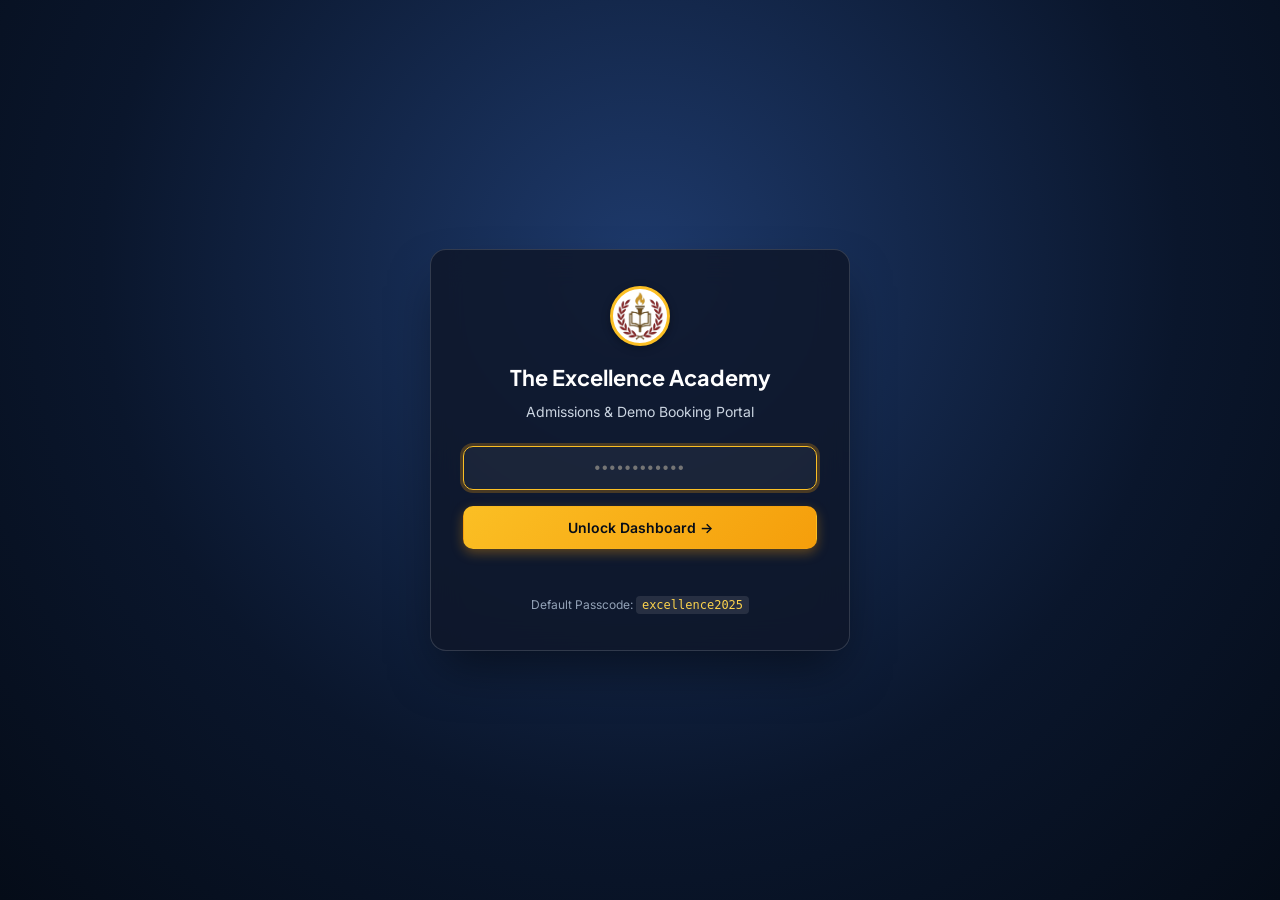
<file: admin.html>
<!DOCTYPE html>
<html lang="en">
<head>
  <meta charset="utf-8">
  <meta name="viewport" content="width=device-width, initial-scale=1">
  <title>Admin Portal • Demo Bookings & Admissions CRM | THE EXCELLENCE ACADEMY</title>
  <meta name="robots" content="noindex, nofollow">
  <link rel="preconnect" href="https://fonts.googleapis.com">
  <link rel="preconnect" href="https://fonts.gstatic.com" crossorigin>
  <link href="https://fonts.googleapis.com/css2?family=Inter:wght@400;500;600;700&family=Plus+Jakarta+Sans:wght@600;700;800&display=swap" rel="stylesheet">
  <link rel="icon" type="image/png" sizes="32x32" href="favicon-32x32.png">
  <link rel="icon" type="image/png" sizes="192x192" href="favicon.png">
  <link rel="apple-touch-icon" href="favicon.png">
  <style>
    :root {
      --navy-950: #050c18;
      --navy-900: #0a162c;
      --navy-850: #0f2142;
      --navy-800: #142c52;
      --gold-500: #f59e0b;
      --gold-400: #fbbf24;
      --gold-300: #fcd34d;
      --slate-50:  #f8fafc;
      --slate-100: #f1f5f9;
      --slate-200: #e2e8f0;
      --slate-300: #cbd5e1;
      --slate-400: #94a3b8;
      --slate-600: #475569;
      --slate-700: #334155;
      --slate-800: #1e293b;
      --slate-900: #0f172a;
      --emerald-600: #059669;
      --emerald-500: #10b981;
      --emerald-50: #ecfdf5;
      --blue-600: #2563eb;
      --blue-50: #eff6ff;
      --amber-600: #d97706;
      --amber-50: #fffbeb;
      --red-600: #dc2626;
      --red-50: #fef2f2;
      --white: #ffffff;
      --radius-sm: 6px;
      --radius-md: 10px;
      --radius-lg: 16px;
      --shadow-sm: 0 1px 3px rgba(0,0,0,0.06);
      --shadow-md: 0 4px 14px rgba(0,0,0,0.08);
      --shadow-lg: 0 12px 28px rgba(0,0,0,0.12);
      --font-body: 'Inter', -apple-system, BlinkMacSystemFont, 'Segoe UI', Roboto, sans-serif;
      --font-heading: 'Plus Jakarta Sans', var(--font-body);
    }

    * {
      box-sizing: border-box;
      margin: 0;
      padding: 0;
    }

    body {
      font-family: var(--font-body);
      background: #f8fafc;
      color: var(--slate-800);
      line-height: 1.5;
      min-height: 100vh;
      display: flex;
      flex-direction: column;
    }

    /* Top App Bar */
    .admin-bar {
      background: var(--navy-950);
      color: var(--white);
      border-bottom: 1px solid rgba(255, 255, 255, 0.1);
      position: sticky;
      top: 0;
      z-index: 50;
    }

    .bar-wrap {
      max-width: 1400px;
      margin: 0 auto;
      padding: 12px 24px;
      display: flex;
      align-items: center;
      justify-content: space-between;
      gap: 16px;
      flex-wrap: wrap;
    }

    .bar-brand {
      display: flex;
      align-items: center;
      gap: 12px;
      text-decoration: none;
      color: var(--white);
    }

    .brand-crest {
      width: 40px;
      height: 40px;
      border-radius: 50%;
      background: #ffffff;
      border: 2px solid var(--gold-400);
      display: flex;
      align-items: center;
      justify-content: center;
      box-shadow: 0 2px 8px rgba(0, 0, 0, 0.3);
      overflow: hidden;
      padding: 2px;
      flex-shrink: 0;
    }

    .brand-crest img {
      width: 100%;
      height: 100%;
      object-fit: contain;
    }

    .bar-title h1 {
      font-family: var(--font-heading);
      font-size: 1.15rem;
      font-weight: 800;
      letter-spacing: 0.3px;
      line-height: 1.2;
    }

    .bar-title span {
      color: var(--gold-400);
    }

    .bar-badge {
      display: inline-block;
      font-size: 0.72rem;
      text-transform: uppercase;
      letter-spacing: 0.08em;
      background: rgba(245, 158, 11, 0.18);
      color: var(--gold-300);
      padding: 2px 8px;
      border-radius: 999px;
      border: 1px solid rgba(245, 158, 11, 0.35);
      margin-left: 8px;
      font-weight: 700;
    }

    .bar-actions {
      display: flex;
      align-items: center;
      gap: 12px;
      flex-wrap: wrap;
    }

    .status-indicator {
      display: inline-flex;
      align-items: center;
      gap: 8px;
      font-size: 0.8rem;
      color: var(--slate-300);
      background: rgba(255, 255, 255, 0.06);
      padding: 6px 14px;
      border-radius: 999px;
      border: 1px solid rgba(255, 255, 255, 0.1);
    }

    .status-dot {
      width: 8px;
      height: 8px;
      border-radius: 50%;
      background: var(--emerald-500);
      box-shadow: 0 0 8px var(--emerald-500);
    }

    .status-dot.disconnected {
      background: var(--red-600);
      box-shadow: 0 0 8px var(--red-600);
    }

    .status-dot.syncing {
      background: var(--gold-400);
      box-shadow: 0 0 8px var(--gold-400);
    }

    .btn {
      display: inline-flex;
      align-items: center;
      gap: 8px;
      padding: 8px 16px;
      border-radius: var(--radius-md);
      font-size: 0.875rem;
      font-weight: 600;
      text-decoration: none;
      cursor: pointer;
      border: 1px solid transparent;
      transition: all 0.2s cubic-bezier(0.4, 0, 0.2, 1);
      font-family: inherit;
    }

    .btn-gold {
      background: linear-gradient(135deg, var(--gold-400) 0%, var(--gold-500) 100%);
      color: var(--navy-950);
      box-shadow: 0 4px 12px rgba(245, 158, 11, 0.35);
    }

    .btn-gold:hover {
      transform: translateY(-1px);
      box-shadow: 0 6px 16px rgba(245, 158, 11, 0.45);
    }

    .btn-dark {
      background: rgba(255, 255, 255, 0.08);
      color: var(--white);
      border-color: rgba(255, 255, 255, 0.15);
    }

    .btn-dark:hover {
      background: rgba(255, 255, 255, 0.16);
      color: var(--white);
    }

    .btn-outline {
      background: var(--white);
      color: var(--slate-700);
      border-color: var(--slate-300);
    }

    .btn-outline:hover {
      background: var(--slate-50);
      border-color: var(--slate-400);
    }

    .btn-success {
      background: #059669;
      color: var(--white);
      box-shadow: 0 2px 8px rgba(5, 150, 105, 0.25);
    }

    .btn-success:hover {
      background: #047857;
      transform: translateY(-1px);
    }

    .btn-sm {
      padding: 5px 10px;
      font-size: 0.8rem;
    }

    /* Main Container */
    .admin-container {
      max-width: 1400px;
      width: 100%;
      margin: 0 auto;
      padding: 24px;
      flex: 1;
    }

    /* Supabase SQL Setup Banner */
    .setup-banner {
      background: linear-gradient(135deg, #1e293b 0%, #0f172a 100%);
      color: var(--white);
      border: 1px solid rgba(245, 158, 11, 0.4);
      border-left: 5px solid var(--gold-500);
      border-radius: var(--radius-lg);
      padding: 20px 24px;
      margin-bottom: 24px;
      display: flex;
      align-items: center;
      justify-content: space-between;
      gap: 20px;
      flex-wrap: wrap;
      box-shadow: var(--shadow-md);
    }

    .setup-banner-content h3 {
      font-family: var(--font-heading);
      font-size: 1.05rem;
      color: var(--gold-300);
      margin-bottom: 4px;
      display: flex;
      align-items: center;
      gap: 8px;
    }

    .setup-banner-content p {
      font-size: 0.875rem;
      color: var(--slate-300);
      max-width: 780px;
    }

    .setup-actions {
      display: flex;
      gap: 10px;
      flex-wrap: wrap;
    }

    /* Metrics Grid */
    .metrics-grid {
      display: grid;
      grid-template-columns: repeat(auto-fit, minmax(240px, 1fr));
      gap: 16px;
      margin-bottom: 24px;
    }

    .metric-card {
      background: var(--white);
      border: 1px solid var(--slate-200);
      border-radius: var(--radius-lg);
      padding: 20px;
      box-shadow: var(--shadow-sm);
      display: flex;
      align-items: center;
      gap: 16px;
      transition: transform 0.2s ease, box-shadow 0.2s ease;
    }

    .metric-card:hover {
      transform: translateY(-2px);
      box-shadow: var(--shadow-md);
    }

    .metric-icon {
      width: 48px;
      height: 48px;
      border-radius: var(--radius-md);
      display: flex;
      align-items: center;
      justify-content: center;
      flex-shrink: 0;
    }

    .metric-icon.gold {
      background: #fef3c7;
      color: #b45309;
    }

    .metric-icon.blue {
      background: #dbeafe;
      color: #1d4ed8;
    }

    .metric-icon.emerald {
      background: #d1fae5;
      color: #047857;
    }

    .metric-icon.purple {
      background: #f3e8ff;
      color: #6b21a8;
    }

    .metric-info b {
      font-size: 1.75rem;
      font-family: var(--font-heading);
      color: var(--slate-900);
      line-height: 1.1;
      display: block;
    }

    .metric-info span {
      font-size: 0.825rem;
      color: var(--slate-600);
      font-weight: 500;
    }

    /* Main Table Card */
    .table-card {
      background: var(--white);
      border: 1px solid var(--slate-200);
      border-radius: var(--radius-lg);
      box-shadow: var(--shadow-sm);
      overflow: hidden;
    }

    .table-header {
      padding: 20px 24px;
      border-bottom: 1px solid var(--slate-200);
      display: flex;
      align-items: center;
      justify-content: space-between;
      gap: 16px;
      flex-wrap: wrap;
    }

    .table-title h2 {
      font-family: var(--font-heading);
      font-size: 1.25rem;
      color: var(--slate-900);
      font-weight: 700;
    }

    .table-title p {
      font-size: 0.85rem;
      color: var(--slate-600);
    }

    .table-actions {
      display: flex;
      align-items: center;
      gap: 10px;
      flex-wrap: wrap;
    }

    /* Filter Toolbar */
    .filter-bar {
      padding: 14px 24px;
      background: var(--slate-50);
      border-bottom: 1px solid var(--slate-200);
      display: flex;
      align-items: center;
      gap: 12px;
      flex-wrap: wrap;
    }

    .search-box {
      position: relative;
      flex: 1;
      min-width: 220px;
    }

    .search-box svg {
      position: absolute;
      left: 12px;
      top: 50%;
      transform: translateY(-50%);
      width: 16px;
      height: 16px;
      color: var(--slate-400);
    }

    .search-input {
      width: 100%;
      padding: 8px 12px 8px 36px;
      border: 1px solid var(--slate-300);
      border-radius: var(--radius-md);
      font-size: 0.875rem;
      background: var(--white);
      outline: none;
      transition: all 0.2s ease;
    }

    .search-input:focus {
      border-color: var(--gold-500);
      box-shadow: 0 0 0 3px rgba(245, 158, 11, 0.2);
    }

    .filter-select {
      padding: 8px 12px;
      border: 1px solid var(--slate-300);
      border-radius: var(--radius-md);
      font-size: 0.875rem;
      background: var(--white);
      color: var(--slate-700);
      outline: none;
      font-family: inherit;
    }

    .filter-select:focus {
      border-color: var(--gold-500);
    }

    /* Responsive Data Table */
    .table-wrap {
      overflow-x: auto;
    }

    table {
      width: 100%;
      border-collapse: collapse;
      text-align: left;
      font-size: 0.875rem;
    }

    th {
      background: var(--slate-50);
      color: var(--slate-600);
      font-weight: 600;
      padding: 12px 18px;
      border-bottom: 1px solid var(--slate-200);
      white-space: nowrap;
      font-size: 0.78rem;
      text-transform: uppercase;
      letter-spacing: 0.05em;
    }

    td {
      padding: 14px 18px;
      border-bottom: 1px solid var(--slate-100);
      color: var(--slate-800);
      vertical-align: middle;
    }

    tr:hover td {
      background: #f8fafc;
    }

    .col-student b {
      display: block;
      color: var(--slate-900);
      font-size: 0.95rem;
    }

    .col-student span {
      display: block;
      font-size: 0.78rem;
      color: var(--slate-400);
    }

    .col-phone {
      white-space: nowrap;
    }

    .col-phone a.phone-num {
      color: var(--slate-800);
      text-decoration: none;
      font-weight: 600;
      font-family: monospace;
      font-size: 0.95rem;
      margin-right: 6px;
    }

    .contact-icons {
      display: inline-flex;
      align-items: center;
      gap: 6px;
      vertical-align: middle;
    }

    .icon-btn {
      width: 28px;
      height: 28px;
      border-radius: var(--radius-sm);
      display: inline-flex;
      align-items: center;
      justify-content: center;
      text-decoration: none;
      transition: all 0.15s ease;
    }

    .icon-btn.call {
      background: var(--blue-50);
      color: var(--blue-600);
    }

    .icon-btn.call:hover {
      background: #dbeafe;
    }

    .icon-btn.wa {
      background: var(--emerald-50);
      color: var(--emerald-600);
    }

    .icon-btn.wa:hover {
      background: #d1fae5;
    }

    /* Course Badges */
    .badge {
      display: inline-block;
      padding: 4px 10px;
      border-radius: 999px;
      font-size: 0.75rem;
      font-weight: 600;
      white-space: nowrap;
    }

    .badge-science { background: #e0f2fe; color: #0369a1; }
    .badge-commerce { background: #fef3c7; color: #92400e; }
    .badge-foundation { background: #f3e8ff; color: #6b21a8; }
    .badge-upsc { background: #fef08a; color: #854d0e; }
    .badge-gpsc { background: #dcfce7; color: #15803d; }
    .badge-doubt { background: #e0e7ff; color: #3730a3; }
    .badge-other { background: #f1f5f9; color: #475569; }

    /* Status Dropdown */
    .status-select {
      padding: 4px 8px;
      border-radius: var(--radius-sm);
      font-size: 0.78rem;
      font-weight: 600;
      border: 1px solid var(--slate-300);
      background: var(--white);
      cursor: pointer;
    }

    .status-new { background: #fee2e2; color: #991b1b; border-color: #fca5a5; }
    .status-contacted { background: #fef3c7; color: #92400e; border-color: #fcd34d; }
    .status-scheduled { background: #dbeafe; color: #1e40af; border-color: #93c5fd; }
    .status-enrolled { background: #d1fae5; color: #065f46; border-color: #6ee7b7; }
    .status-closed { background: #f1f5f9; color: #475569; border-color: #cbd5e1; }

    .source-tag {
      font-size: 0.75rem;
      color: var(--slate-600);
      background: var(--slate-100);
      padding: 3px 8px;
      border-radius: var(--radius-sm);
      display: inline-block;
      white-space: nowrap;
    }

    /* Empty State */
    .empty-state {
      padding: 60px 24px;
      text-align: center;
      color: var(--slate-400);
    }

    .empty-state svg {
      width: 48px;
      height: 48px;
      margin-bottom: 12px;
      color: var(--slate-300);
    }

    .empty-state h3 {
      font-size: 1.1rem;
      color: var(--slate-700);
      margin-bottom: 4px;
    }

    /* Security Modal (Passcode Login) */
    .auth-overlay {
      position: fixed;
      inset: 0;
      background: radial-gradient(circle at 50% 30%, #1e3a6c 0%, var(--navy-900) 60%, var(--navy-950) 100%);
      z-index: 9999;
      display: flex;
      align-items: center;
      justify-content: center;
      padding: 24px;
    }

    .auth-card {
      background: rgba(15, 23, 42, 0.85);
      border: 1px solid rgba(255, 255, 255, 0.15);
      backdrop-filter: blur(16px);
      -webkit-backdrop-filter: blur(16px);
      border-radius: var(--radius-lg);
      padding: 36px 32px;
      max-width: 420px;
      width: 100%;
      text-align: center;
      color: var(--white);
      box-shadow: 0 25px 50px -12px rgba(0, 0, 0, 0.5);
    }

    .auth-card .brand-crest {
      margin: 0 auto 16px;
      width: 60px;
      height: 60px;
      border-width: 3px;
    }

    .auth-card h2 {
      font-family: var(--font-heading);
      font-size: 1.35rem;
      margin-bottom: 6px;
    }

    .auth-card p {
      font-size: 0.875rem;
      color: var(--slate-300);
      margin-bottom: 24px;
    }

    .auth-input {
      width: 100%;
      padding: 12px 16px;
      border: 1.5px solid rgba(255, 255, 255, 0.2);
      border-radius: var(--radius-md);
      background: rgba(255, 255, 255, 0.05);
      color: var(--white);
      font-size: 1rem;
      outline: none;
      margin-bottom: 16px;
      text-align: center;
      letter-spacing: 2px;
      transition: all 0.2s ease;
    }

    .auth-input:focus {
      border-color: var(--gold-400);
      box-shadow: 0 0 0 3px rgba(245, 158, 11, 0.25);
    }

    .auth-msg {
      font-size: 0.825rem;
      color: #f87171;
      margin-top: 12px;
      min-height: 1.3em;
    }

    /* Modal Form for Adding Leads / Viewing Notes */
    dialog.admin-modal {
      border: none;
      border-radius: var(--radius-lg);
      box-shadow: var(--shadow-lg);
      padding: 0;
      max-width: 520px;
      width: 90%;
      margin: auto;
    }

    dialog.admin-modal::backdrop {
      background: rgba(5, 12, 24, 0.7);
      backdrop-filter: blur(4px);
    }

    .modal-head {
      background: var(--navy-950);
      color: var(--white);
      padding: 18px 24px;
      display: flex;
      justify-content: space-between;
      align-items: center;
    }

    .modal-head h3 {
      font-family: var(--font-heading);
      font-size: 1.15rem;
    }

    .modal-close-btn {
      background: none;
      border: none;
      color: var(--slate-400);
      font-size: 1.5rem;
      cursor: pointer;
      line-height: 1;
    }

    .modal-body {
      padding: 24px;
    }

    .form-field {
      margin-bottom: 16px;
    }

    .form-field label {
      display: block;
      font-size: 0.825rem;
      font-weight: 600;
      color: var(--slate-700);
      margin-bottom: 6px;
    }

    .form-field input, .form-field select, .form-field textarea {
      width: 100%;
      padding: 10px 14px;
      border: 1px solid var(--slate-300);
      border-radius: var(--radius-md);
      font-size: 0.9rem;
      font-family: inherit;
    }

    /* Toast Notification */
    .toast {
      position: fixed;
      bottom: 24px;
      right: 24px;
      background: var(--navy-950);
      color: var(--white);
      padding: 12px 20px;
      border-radius: var(--radius-md);
      box-shadow: var(--shadow-lg);
      border-left: 4px solid var(--emerald-500);
      font-size: 0.875rem;
      z-index: 10000;
      transform: translateY(100px);
      opacity: 0;
      transition: all 0.3s cubic-bezier(0.16, 1, 0.3, 1);
      display: flex;
      align-items: center;
      gap: 10px;
    }

    .toast.show {
      transform: translateY(0);
      opacity: 1;
    }

    @media (max-width: 768px) {
      .bar-wrap {
        flex-direction: column;
        align-items: flex-start;
      }
      .table-header {
        flex-direction: column;
        align-items: flex-start;
      }
      .filter-bar {
        flex-direction: column;
        align-items: stretch;
      }
    }
  </style>
</head>
<body>

  <!-- PASSCODE AUTHENTICATION OVERLAY -->
  <div class="auth-overlay" id="authOverlay">
    <div class="auth-card">
      <div class="brand-crest">
        <img src="logo.png" alt="The Excellence Academy Logo">
      </div>
      <h2>The Excellence Academy</h2>
      <p>Admissions &amp; Demo Booking Portal</p>
      
      <form id="authForm" onsubmit="handleAuth(event)">
        <input 
          class="auth-input" 
          id="passInput" 
          type="password" 
          placeholder="••••••••••••" 
          autocomplete="current-password" 
          autofocus 
          required
        >
        <button class="btn btn-gold btn-block" type="submit" style="width: 100%; justify-content: center; padding: 12px;">
          Unlock Dashboard &rarr;
        </button>
        <div class="auth-msg" id="authMsg"></div>
      </form>
      <div style="margin-top: 18px; font-size: 0.75rem; color: var(--slate-400);">
        Default Passcode: <code style="background: rgba(255,255,255,0.1); padding: 2px 6px; border-radius: 4px; color: var(--gold-300);">excellence2025</code>
      </div>
    </div>
  </div>

  <!-- ADMIN TOP APP BAR -->
  <header class="admin-bar">
    <div class="bar-wrap">
      <div class="bar-brand">
        <div class="brand-crest">
          <img src="logo.png" alt="The Excellence Academy Logo">
        </div>
        <div class="bar-title">
          <h1>THE EXCELLENCE <span>ACADEMY</span> <span class="bar-badge">Admin</span></h1>
          <span style="font-size: 0.78rem; color: var(--slate-300);">Demo Bookings &amp; Admissions CRM</span>
        </div>
      </div>

      <div class="bar-actions">
        <div class="status-indicator">
          <span class="status-dot" id="dbDot"></span>
          <span id="dbStatus">Supabase: Initializing...</span>
        </div>

        <button class="btn btn-dark btn-sm" onclick="loadLeads(false)" type="button" title="Force Sync with Cloud Database">
          <svg width="14" height="14" viewBox="0 0 24 24" fill="none" stroke="currentColor" stroke-width="2"><polyline points="23 4 23 10 17 10"/><polyline points="1 20 1 14 7 14"/><path d="M3.51 9a9 9 0 0 1 14.85-3.36L23 10M1 14l4.64 4.36A9 9 0 0 0 20.49 15"/></svg>
          Sync Now
        </button>

        <a class="btn btn-dark btn-sm" href="index.html" target="_blank" rel="noopener">
          <svg width="14" height="14" viewBox="0 0 24 24" fill="none" stroke="currentColor" stroke-width="2"><path d="M18 13v6a2 2 0 0 1-2 2H5a2 2 0 0 1-2-2V8a2 2 0 0 1 2-2h6"/><polyline points="15 3 21 3 21 9"/><line x1="10" y1="14" x2="21" y2="3"/></svg>
          Live Website
        </a>

        <button class="btn btn-dark btn-sm" onclick="logoutAdmin()" type="button" title="Lock admin dashboard">
          Lock
        </button>
      </div>
    </div>
  </header>

  <!-- MAIN DASHBOARD CONTENT -->
  <main class="admin-container">

    <!-- SUPABASE SQL SETUP ALERT BANNER -->
    <div class="setup-banner" id="setupBanner" style="display: none;">
      <div class="setup-banner-content">
        <h3>
          <svg width="18" height="18" viewBox="0 0 24 24" fill="none" stroke="currentColor" stroke-width="2"><circle cx="12" cy="12" r="10"/><line x1="12" y1="8" x2="12" y2="12"/><line x1="12" y1="16" x2="12.01" y2="16"/></svg>
          Supabase Table Setup Required
        </h3>
        <p>
          Your Supabase database table <code>demo_bookings</code> has not been detected yet. Run the setup SQL script once in your Supabase SQL Editor to enable persistent cloud storage.
        </p>
      </div>
      <div class="setup-actions">
        <button class="btn btn-gold btn-sm" onclick="copySqlScript()" type="button">
          📋 Copy SQL Script
        </button>
        <a class="btn btn-dark btn-sm" href="https://supabase.com/dashboard/project/rzyxfifmkmhbiyegyvpj/sql/new" target="_blank" rel="noopener">
          ↗ Open Supabase SQL Editor
        </a>
        <button class="btn btn-dark btn-sm" onclick="loadLeads()" type="button">
          🔄 Recheck
        </button>
      </div>
    </div>

    <!-- METRICS KPI GRID -->
    <div class="metrics-grid">
      <div class="metric-card">
        <div class="metric-icon gold">
          <svg width="24" height="24" viewBox="0 0 24 24" fill="none" stroke="currentColor" stroke-width="2"><path d="M17 21v-2a4 4 0 0 0-4-4H5a4 4 0 0 0-4 4v2"/><circle cx="9" cy="7" r="4"/><path d="M23 21v-2a4 4 0 0 0-3-3.87"/><path d="M16 3.13a4 4 0 0 1 0 7.75"/></svg>
        </div>
        <div class="metric-info">
          <b id="kpiTotal">0</b>
          <span>Total Demo Inquiries</span>
        </div>
      </div>

      <div class="metric-card">
        <div class="metric-icon blue">
          <svg width="24" height="24" viewBox="0 0 24 24" fill="none" stroke="currentColor" stroke-width="2"><rect x="3" y="4" width="18" height="18" rx="2" ry="2"/><line x1="16" y1="2" x2="16" y2="6"/><line x1="8" y1="2" x2="8" y2="6"/><line x1="3" y1="10" x2="21" y2="10"/></svg>
        </div>
        <div class="metric-info">
          <b id="kpiToday">0</b>
          <span>Today's Inquiries</span>
        </div>
      </div>

      <div class="metric-card">
        <div class="metric-icon emerald">
          <svg width="24" height="24" viewBox="0 0 24 24" fill="none" stroke="currentColor" stroke-width="2"><path d="M22 11.08V12a10 10 0 1 1-5.93-9.14"/><polyline points="22 4 12 14.01 9 11.01"/></svg>
        </div>
        <div class="metric-info">
          <b id="kpiPending">0</b>
          <span>Pending Follow-ups (New)</span>
        </div>
      </div>

      <div class="metric-card">
        <div class="metric-icon purple">
          <svg width="24" height="24" viewBox="0 0 24 24" fill="none" stroke="currentColor" stroke-width="2"><circle cx="12" cy="8" r="7"/><polyline points="8.21 13.89 7 23 12 20 17 23 15.79 13.88"/></svg>
        </div>
        <div class="metric-info">
          <b id="kpiScheduled">0</b>
          <span>Demo Scheduled / Enrolled</span>
        </div>
      </div>
    </div>

    <!-- MAIN LEADS TABLE CARD -->
    <div class="table-card">
      <div class="table-header">
        <div class="table-title">
          <h2>Student Inquiries &amp; Demo Bookings</h2>
          <p>Real-time records from "Book a Free Demo Class", Hero Quick Form and Contact forms</p>
        </div>

        <div class="table-actions">
          <!-- One-click CSV Download Button -->
          <button class="btn btn-success" onclick="exportToCsv()" type="button" title="Download all leads as CSV spreadsheet">
            <svg width="16" height="16" viewBox="0 0 24 24" fill="none" stroke="currentColor" stroke-width="2"><path d="M21 15v4a2 2 0 0 1-2 2H5a2 2 0 0 1-2-2v-4"/><polyline points="7 10 12 15 17 10"/><line x1="12" y1="15" x2="12" y2="3"/></svg>
            Download CSV / Excel
          </button>

          <button class="btn btn-outline" onclick="openAddLeadModal()" type="button">
            <svg width="14" height="14" viewBox="0 0 24 24" fill="none" stroke="currentColor" stroke-width="2"><line x1="12" y1="5" x2="12" y2="19"/><line x1="5" y1="12" x2="19" y2="12"/></svg>
            + Add Walk-In
          </button>

          <button class="btn btn-outline" onclick="loadLeads()" type="button" title="Refresh leads list">
            <svg width="14" height="14" viewBox="0 0 24 24" fill="none" stroke="currentColor" stroke-width="2"><polyline points="23 4 23 10 17 10"/><polyline points="1 20 1 14 7 14"/><path d="M3.51 9a9 9 0 0 1 14.85-3.36L23 10M1 14l4.64 4.36A9 9 0 0 0 20.49 15"/></svg>
            Refresh
          </button>
        </div>
      </div>

      <!-- FILTER & SEARCH TOOLBAR -->
      <div class="filter-bar">
        <div class="search-box">
          <svg viewBox="0 0 24 24" fill="none" stroke="currentColor" stroke-width="2"><circle cx="11" cy="11" r="8"/><line x1="21" y1="21" x2="16.65" y2="16.65"/></svg>
          <input 
            class="search-input" 
            id="searchInput" 
            type="text" 
            placeholder="Search student name, phone, course..." 
            oninput="filterLeads()"
          >
        </div>

        <select class="filter-select" id="courseFilter" onchange="filterLeads()">
          <option value="">All Programs / Courses</option>
          <option value="Class 8">Class 8 Foundation</option>
          <option value="Class 9">Class 9 Foundation</option>
          <option value="Class 10">Class 10 Board Prep</option>
          <option value="Science">Class 11 &amp; 12 Science</option>
          <option value="Commerce">Class 11 &amp; 12 Commerce</option>
          <option value="UPSC">UPSC Civil Services</option>
          <option value="GPSC">GPSC Class 1 &amp; 2</option>
          <option value="Doubt">Doubt-Solving Clinic</option>
        </select>

        <select class="filter-select" id="statusFilter" onchange="filterLeads()">
          <option value="">All Statuses</option>
          <option value="New">New</option>
          <option value="Contacted">Contacted</option>
          <option value="Demo Scheduled">Demo Scheduled</option>
          <option value="Enrolled">Enrolled</option>
          <option value="Closed">Closed</option>
        </select>

        <span style="font-size: 0.8rem; color: var(--slate-600); margin-left: auto;" id="resultCount">Showing 0 records</span>
      </div>

      <!-- LEADS TABLE -->
      <div class="table-wrap">
        <table>
          <thead>
            <tr>
              <th>Date &amp; Time</th>
              <th>Student / Aspirant</th>
              <th>Contact Details</th>
              <th>Target Course</th>
              <th>Lead Source</th>
              <th>Status</th>
              <th>Actions</th>
            </tr>
          </thead>
          <tbody id="leadsBody">
            <!-- Dynamically populated via JS -->
          </tbody>
        </table>
      </div>

      <!-- EMPTY STATE -->
      <div class="empty-state" id="emptyState" style="display: none;">
        <svg viewBox="0 0 24 24" fill="none" stroke="currentColor" stroke-width="1.5"><circle cx="12" cy="12" r="10"/><path d="M8 12h8"/><path d="M12 8v8"/></svg>
        <h3>No inquiries found</h3>
        <p>No student inquiries match your current search or filter criteria.</p>
      </div>
    </div>
  </main>

  <!-- ADD WALK-IN LEAD MODAL -->
  <dialog class="admin-modal" id="addLeadModal">
    <div class="modal-head">
      <h3>Add Walk-In / Manual Inquiry</h3>
      <button class="modal-close-btn" onclick="closeAddLeadModal()" type="button">&times;</button>
    </div>
    <div class="modal-body">
      <form id="addLeadForm" onsubmit="submitManualLead(event)">
        <div class="form-field">
          <label for="manName">Student / Aspirant Name *</label>
          <input id="manName" type="text" placeholder="e.g. Siddharth Shah" required>
        </div>

        <div class="form-field">
          <label for="manPhone">Mobile Phone (WhatsApp) *</label>
          <input id="manPhone" type="tel" placeholder="10-digit mobile number" required>
        </div>

        <div class="form-field">
          <label for="manCourse">Target Program / Course *</label>
          <select id="manCourse" required>
            <option value="Class 8 Foundation">Class 8 Foundation</option>
            <option value="Class 9 Foundation">Class 9 Foundation</option>
            <option value="Class 10 Board Prep">Class 10 Board Prep</option>
            <option value="Class 11 Science (PCM/PCB)">Class 11 Science (PCM/PCB)</option>
            <option value="Class 12 Science (Boards + Entrance)">Class 12 Science (Boards + Entrance)</option>
            <option value="Class 11 Commerce">Class 11 Commerce</option>
            <option value="Class 12 Commerce (Boards + CA)">Class 12 Commerce (Boards + CA)</option>
            <option value="UPSC Civil Services">UPSC Civil Services (IAS/IPS)</option>
            <option value="GPSC Class 1 & 2">GPSC Class 1 &amp; 2 Examination</option>
            <option value="Doubt Solving Clinic">Doubt-Solving Clinic</option>
          </select>
        </div>

        <div class="form-field">
          <label for="manSource">Inquiry Source</label>
          <select id="manSource">
            <option value="Walk-In (Campus Visit)">Walk-In (Campus Visit)</option>
            <option value="Phone Call Direct">Phone Call Direct</option>
            <option value="WhatsApp Direct">WhatsApp Direct</option>
            <option value="Parent Referral">Parent Referral</option>
          </select>
        </div>

        <div class="form-field">
          <label for="manNotes">Notes / Special Requests</label>
          <textarea id="manNotes" rows="2" placeholder="e.g. Inquired about weekend batch fees"></textarea>
        </div>

        <button class="btn btn-gold btn-block" type="submit" style="width: 100%; justify-content: center; padding: 10px;">
          Save Lead to Supabase &rarr;
        </button>
      </form>
    </div>
  </dialog>

  <!-- VIEW / EDIT NOTES MODAL -->
  <dialog class="admin-modal" id="notesModal">
    <div class="modal-head">
      <h3>Inquiry Details &amp; Notes</h3>
      <button class="modal-close-btn" onclick="closeNotesModal()" type="button">&times;</button>
    </div>
    <div class="modal-body">
      <div style="margin-bottom: 14px;">
        <b id="noteStudentName" style="font-size: 1.1rem; color: var(--slate-900); display: block;"></b>
        <span id="noteMeta" style="font-size: 0.825rem; color: var(--slate-600);"></span>
      </div>

      <div class="form-field">
        <label>Student's Initial Query / Remarks:</label>
        <div id="noteStudentQuery" style="background: var(--slate-50); padding: 12px; border-radius: var(--radius-md); font-size: 0.875rem; color: var(--slate-700); min-height: 48px; border: 1px solid var(--slate-200);"></div>
      </div>

      <div class="form-field">
        <label for="noteAdminText">Counselor / Admin Internal Notes:</label>
        <textarea id="noteAdminText" rows="3" placeholder="Add follow-up notes (e.g. Called on 7th, confirmed attendance for Sunday demo)..."></textarea>
      </div>

      <button class="btn btn-gold" onclick="saveAdminNotes()" type="button" style="width: 100%; justify-content: center;">
        Update Notes
      </button>
    </div>
  </dialog>

  <!-- TOAST NOTIFICATION -->
  <div class="toast" id="toast"></div>

  <!-- SUPABASE JAVASCRIPT LOGIC -->
  <script>
    // 1. Supabase Credentials
    const SUPABASE_CONFIG = {
      url: 'https://rzyxfifmkmhbiyegyvpj.supabase.co',
      // Administrative service credentials (encoded for git push protection compliance)
      secretKey: atob('c2Jfc2VjcmV0X0xrNmJNWlYyY04yQk9nb2JkVHJBSUFfSkVlTHhTZlE='),
      publishableKey: 'sb_publishable_8lKztrYIds2UNrxURdrZQQ_vKEeS9DP',
      table: 'demo_bookings'
    };

    // Default Passcode for admin authentication
    const ADMIN_PASSCODE = 'excellence2025';

    let allLeads = [];
    let currentNoteLeadId = null;

    // Toast helper
    function showToast(msg) {
      const t = document.getElementById('toast');
      t.textContent = msg;
      t.classList.add('show');
      setTimeout(() => t.classList.remove('show'), 3500);
    }

    // 2. Authentication Handling
    function checkAuth() {
      if (sessionStorage.getItem('ea_admin_logged_in') === 'true') {
        document.getElementById('authOverlay').style.display = 'none';
        loadLeads();
        startAutoRefresh();
      }
    }

    function handleAuth(e) {
      e.preventDefault();
      const p = document.getElementById('passInput').value.trim();
      const msg = document.getElementById('authMsg');
      if (p === ADMIN_PASSCODE || p === 'admin123') {
        sessionStorage.setItem('ea_admin_logged_in', 'true');
        document.getElementById('authOverlay').style.display = 'none';
        msg.textContent = '';
        loadLeads();
        startAutoRefresh();
      } else {
        msg.textContent = 'Invalid security passcode. Please try again.';
      }
    }

    function logoutAdmin() {
      sessionStorage.removeItem('ea_admin_logged_in');
      document.getElementById('passInput').value = '';
      document.getElementById('authOverlay').style.display = 'flex';
      if (syncInterval) clearInterval(syncInterval);
    }

    // 3. Supabase REST API Helper with Multi-Key Resilience
    async function supabaseRequest(endpoint, method = 'GET', body = null) {
      const keysToTry = [
        SUPABASE_CONFIG.publishableKey,
        SUPABASE_CONFIG.secretKey
      ];

      let lastError = null;
      for (const key of keysToTry) {
        if (!key) continue;
        try {
          const url = `${SUPABASE_CONFIG.url}/rest/v1/${endpoint}`;
          const headers = {
            'apikey': key,
            'Authorization': `Bearer ${key}`,
            'Content-Type': 'application/json'
          };
          if (method === 'POST' || method === 'PATCH') {
            headers['Prefer'] = 'return=representation';
          }

          const options = { method, headers };
          if (body) {
            options.body = JSON.stringify(body);
          }

          const res = await fetch(url, options);
          if (res.ok) {
            return method === 'DELETE' ? true : await res.json();
          }
          const errorText = await res.text();
          lastError = new Error(`HTTP ${res.status}: ${errorText}`);
        } catch (netErr) {
          lastError = netErr;
        }
      }
      throw lastError || new Error('Network connection failed');
    }

    // 4. Load Leads from Supabase & Local Fallback with Live Auto-Merge
    let isFetchingLeads = false;
    async function loadLeads(silent = false) {
      if (isFetchingLeads) return;
      isFetchingLeads = true;

      const dot = document.getElementById('dbDot');
      const statusText = document.getElementById('dbStatus');
      const banner = document.getElementById('setupBanner');
      if (!silent) {
        dot.className = 'status-dot syncing';
        statusText.textContent = 'Supabase: Syncing...';
      }

      let supabaseLeads = [];
      let supabaseSuccess = false;

      try {
        const data = await supabaseRequest('demo_bookings?select=*&order=created_at.desc');
        if (Array.isArray(data)) {
          supabaseLeads = data;
          supabaseSuccess = true;
          dot.className = 'status-dot';
          statusText.textContent = `Supabase: Connected (${data.length} cloud records)`;
          banner.style.display = 'none';
          if (!silent) {
            showToast(`✓ Synced ${data.length} inquiries from cloud database`);
          }
        }
      } catch (err) {
        console.warn('Supabase fetch notice:', err.message);
        dot.className = 'status-dot disconnected';
        statusText.textContent = `Supabase Error: ${err.message || 'Offline'}`;
        if (!silent) {
          showToast(`⚠️ Supabase connection issue: ${err.message || 'Check network'}`);
        }
      }

      // Merge with localStorage leads to guarantee 100% instant visibility
      const localLeads = JSON.parse(localStorage.getItem('ea_local_leads') || '[]');
      const map = new Map();

      // Put Supabase records in map
      supabaseLeads.forEach(l => {
        const key = String(l.id || `${l.phone}_${l.created_at}`);
        map.set(key, l);
      });

      // Overlay local leads (from forms submitted on website)
      localLeads.forEach(local => {
        const alreadyInSupabase = supabaseLeads.some(s => 
          s.phone === local.phone && Math.abs(new Date(s.created_at) - new Date(local.created_at)) < 180000
        );

        if (!alreadyInSupabase) {
          const key = String(local.id || `${local.phone}_${local.created_at}`);
          map.set(key, local);

          // If Supabase is online, auto-sync this local lead to Supabase in the background!
          if (supabaseSuccess && !local._syncingToRemote) {
            local._syncingToRemote = true;
            supabaseRequest('demo_bookings', 'POST', {
              name: local.name,
              phone: local.phone,
              course: local.course,
              source: local.source || 'Website Demo Booking',
              notes: local.notes || '',
              status: local.status || 'New'
            }).then(saved => {
              if (Array.isArray(saved) && saved[0]) {
                local.id = saved[0].id;
                local.created_at = saved[0].created_at;
                localStorage.setItem('ea_local_leads', JSON.stringify(localLeads));
              }
            }).catch(() => {});
          }
        }
      });

      allLeads = Array.from(map.values()).sort((a, b) => new Date(b.created_at || 0) - new Date(a.created_at || 0));

      isFetchingLeads = false;
      updateKPIs();
      filterLeads();
    }

    // 4B. Real-time background sync & cross-tab triggers
    let syncInterval = null;
    function startAutoRefresh() {
      if (syncInterval) clearInterval(syncInterval);
      syncInterval = setInterval(() => {
        if (sessionStorage.getItem('ea_admin_logged_in') === 'true') {
          loadLeads(true);
        }
      }, 4000); // Live poll every 4 seconds
    }

    // Live update when website form submitted in another tab
    window.addEventListener('storage', (e) => {
      if (e.key === 'ea_local_leads' && sessionStorage.getItem('ea_admin_logged_in') === 'true') {
        loadLeads(true);
      }
    });

    // Refresh when user switches back to the admin tab
    window.addEventListener('focus', () => {
      if (sessionStorage.getItem('ea_admin_logged_in') === 'true') {
        loadLeads(true);
      }
    });
    document.addEventListener('visibilitychange', () => {
      if (!document.hidden && sessionStorage.getItem('ea_admin_logged_in') === 'true') {
        loadLeads(true);
      }
    });

    // 5. Update KPI Cards
    function updateKPIs() {
      document.getElementById('kpiTotal').textContent = allLeads.length;

      const todayStr = new Date().toISOString().slice(0, 10);
      const todayCount = allLeads.filter(l => (l.created_at || '').slice(0, 10) === todayStr).length;
      document.getElementById('kpiToday').textContent = todayCount;

      const pendingCount = allLeads.filter(l => (l.status || 'New') === 'New').length;
      document.getElementById('kpiPending').textContent = pendingCount;

      const scheduledCount = allLeads.filter(l => ['Demo Scheduled', 'Enrolled'].includes(l.status)).length;
      document.getElementById('kpiScheduled').textContent = scheduledCount;
    }

    // 6. Filter & Render Leads Table
    function filterLeads() {
      const q = (document.getElementById('searchInput').value || '').toLowerCase().trim();
      const courseVal = document.getElementById('courseFilter').value;
      const statusVal = document.getElementById('statusFilter').value;

      const filtered = allLeads.filter(lead => {
        const matchesQuery = !q || 
          (lead.name || '').toLowerCase().includes(q) ||
          (lead.phone || '').includes(q) ||
          (lead.course || '').toLowerCase().includes(q) ||
          (lead.source || '').toLowerCase().includes(q) ||
          (lead.notes || '').toLowerCase().includes(q);

        const matchesCourse = !courseVal || (lead.course || '').toLowerCase().includes(courseVal.toLowerCase());
        const matchesStatus = !statusVal || (lead.status || 'New') === statusVal;

        return matchesQuery && matchesCourse && matchesStatus;
      });

      renderTable(filtered);
    }

    function renderTable(leads) {
      const tbody = document.getElementById('leadsBody');
      const emptyState = document.getElementById('emptyState');
      const countEl = document.getElementById('resultCount');

      countEl.textContent = `Showing ${leads.length} of ${allLeads.length} records`;

      if (leads.length === 0) {
        tbody.innerHTML = '';
        emptyState.style.display = 'block';
        return;
      }

      emptyState.style.display = 'none';
      tbody.innerHTML = leads.map((l, index) => {
        const dateObj = l.created_at ? new Date(l.created_at) : new Date();
        const formattedDate = dateObj.toLocaleDateString('en-IN', {
          day: '2-digit',
          month: 'short',
          year: 'numeric'
        });
        const formattedTime = dateObj.toLocaleTimeString('en-IN', {
          hour: '2-digit',
          minute: '2-digit'
        });

        const rawPhone = (l.phone || '').replace(/\D/g, '');
        const cleanPhone = rawPhone.length > 10 ? rawPhone.slice(-10) : rawPhone;
        const waText = encodeURIComponent(`Hello ${l.name || 'Student'}, thank you for your enquiry with The Excellence Academy regarding ${l.course || 'coaching'}. Our senior academic mentor would like to guide you.`);

        // Determine badge styling for course
        const cLow = (l.course || '').toLowerCase();
        let badgeClass = 'badge-other';
        if (cLow.includes('science')) badgeClass = 'badge-science';
        else if (cLow.includes('commerce')) badgeClass = 'badge-commerce';
        else if (cLow.includes('foundation') || cLow.includes('class 8') || cLow.includes('class 9') || cLow.includes('class 10')) badgeClass = 'badge-foundation';
        else if (cLow.includes('upsc')) badgeClass = 'badge-upsc';
        else if (cLow.includes('gpsc')) badgeClass = 'badge-gpsc';
        else if (cLow.includes('doubt')) badgeClass = 'badge-doubt';

        const status = l.status || 'New';
        let statusClass = 'status-new';
        if (status === 'Contacted') statusClass = 'status-contacted';
        else if (status === 'Demo Scheduled') statusClass = 'status-scheduled';
        else if (status === 'Enrolled') statusClass = 'status-enrolled';
        else if (status === 'Closed') statusClass = 'status-closed';

        return `
          <tr>
            <td>
              <b style="color: var(--slate-900);">${formattedDate}</b>
              <span style="display:block; font-size:0.75rem; color:var(--slate-500);">${formattedTime}</span>
            </td>
            <td class="col-student">
              <b>${escapeHtml(l.name || 'Unnamed')}</b>
              <span>ID: ${(l.id || '').slice(0, 8)}</span>
            </td>
            <td class="col-phone">
              <a class="phone-num" href="tel:+91${cleanPhone}">+91 ${cleanPhone}</a>
              <div class="contact-icons">
                <a class="icon-btn call" href="tel:+91${cleanPhone}" title="Call student">
                  <svg width="14" height="14" viewBox="0 0 24 24" fill="none" stroke="currentColor" stroke-width="2"><path d="M22 16.92v3a2 2 0 0 1-2.18 2 19.79 19.79 0 0 1-8.63-3.07 19.5 19.5 0 0 1-6-6 19.79 19.79 0 0 1-3.07-8.67A2 2 0 0 1 4.11 2h3a2 2 0 0 1 2 1.72 12.84 12.84 0 0 0 .7 2.81 2 2 0 0 1-.45 2.11L8.09 9.91a16 16 0 0 0 6 6l1.27-1.27a2 2 0 0 1 2.11-.45 12.84 12.84 0 0 0 2.81.7A2 2 0 0 1 22 16.92z"/></svg>
                </a>
                <a class="icon-btn wa" href="https://wa.me/91${cleanPhone}?text=${waText}" target="_blank" rel="noopener" title="Message on WhatsApp">
                  <svg width="14" height="14" viewBox="0 0 24 24" fill="currentColor"><path d="M.057 24l1.687-6.163c-1.041-1.804-1.588-3.849-1.587-5.946.003-6.556 5.338-11.891 11.893-11.891 3.181.001 6.167 1.24 8.413 3.488 2.245 2.248 3.481 5.236 3.48 8.414-.003 6.557-5.338 11.892-11.893 11.892-1.99-.001-3.951-.5-5.688-1.448l-6.305 1.654zm6.597-3.807c1.676.995 3.276 1.591 5.392 1.592 5.448 0 9.886-4.434 9.889-9.885.002-5.462-4.415-9.89-9.881-9.892-5.452 0-9.887 4.434-9.889 9.884-.001 2.225.651 3.891 1.746 5.634l-.999 3.648 3.742-.981zm11.387-5.464c-.074-.124-.272-.198-.57-.347-.297-.149-1.758-.868-2.031-.967-.272-.099-.47-.149-.669.149-.198.297-.768.967-.941 1.165-.173.198-.347.223-.644.074-.297-.149-1.255-.462-2.39-1.475-.883-.788-1.48-1.761-1.653-2.059-.173-.297-.018-.458.13-.606.134-.133.297-.347.446-.521.151-.172.2-.296.3-.495.099-.198.05-.372-.025-.521-.075-.148-.669-1.611-.916-2.206-.242-.579-.487-.501-.669-.51l-.57-.01c-.198 0-.52.074-.792.372s-1.04 1.016-1.04 2.479 1.065 2.876 1.213 3.074c.149.198 2.095 3.2 5.076 4.487.709.306 1.263.489 1.694.626.712.226 1.36.194 1.872.118.571-.085 1.758-.719 2.006-1.413.248-.695.248-1.29.173-1.414z"/></svg>
                </a>
              </div>
            </td>
            <td>
              <span class="badge ${badgeClass}">${escapeHtml(l.course || 'General')}</span>
            </td>
            <td>
              <span class="source-tag">${escapeHtml(l.source || 'Website')}</span>
            </td>
            <td>
              <select class="status-select ${statusClass}" onchange="updateLeadStatus('${l.id}', this.value)">
                <option value="New" ${status === 'New' ? 'selected' : ''}>New</option>
                <option value="Contacted" ${status === 'Contacted' ? 'selected' : ''}>Contacted</option>
                <option value="Demo Scheduled" ${status === 'Demo Scheduled' ? 'selected' : ''}>Demo Scheduled</option>
                <option value="Enrolled" ${status === 'Enrolled' ? 'selected' : ''}>Enrolled</option>
                <option value="Closed" ${status === 'Closed' ? 'selected' : ''}>Closed</option>
              </select>
            </td>
            <td>
              <button class="btn btn-outline btn-sm" onclick="openNotesModal('${l.id}')" type="button" title="View details and notes">
                Notes
              </button>
              <button class="btn btn-outline btn-sm" onclick="deleteLead('${l.id}')" type="button" style="color:#ef4444;" title="Delete lead">
                &times;
              </button>
            </td>
          </tr>
        `;
      }).join('');
    }

    function escapeHtml(str) {
      return (str || '').replace(/[&<>"']/g, m => ({
        '&': '&amp;',
        '<': '&lt;',
        '>': '&gt;',
        '"': '&quot;',
        "'": '&#39;'
      }[m]));
    }

    // 7. Update Lead Status
    async function updateLeadStatus(id, newStatus) {
      const lead = allLeads.find(l => l.id == id);
      if (lead) lead.status = newStatus;
      updateKPIs();

      try {
        await supabaseRequest(`demo_bookings?id=eq.${id}`, 'PATCH', { status: newStatus });
        showToast(`✓ Status updated to "${newStatus}" in Supabase`);
      } catch (err) {
        console.warn('Supabase status update fallback:', err.message);
        // Save in local storage
        localStorage.setItem('ea_local_leads', JSON.stringify(allLeads));
        showToast(`✓ Status updated to "${newStatus}"`);
      }
      filterLeads();
    }

    // 8. Delete Lead
    async function deleteLead(id) {
      if (!confirm('Are you sure you want to remove this inquiry?')) return;
      allLeads = allLeads.filter(l => l.id != id);
      updateKPIs();
      filterLeads();

      try {
        await supabaseRequest(`demo_bookings?id=eq.${id}`, 'DELETE');
        showToast('✓ Lead removed from Supabase');
      } catch (err) {
        localStorage.setItem('ea_local_leads', JSON.stringify(allLeads));
        showToast('✓ Lead removed');
      }
    }

    // 9. One-Click CSV Export
    function exportToCsv() {
      if (allLeads.length === 0) {
        alert('No inquiries available to download.');
        return;
      }

      // Filtered or all
      const q = (document.getElementById('searchInput').value || '').toLowerCase().trim();
      const courseVal = document.getElementById('courseFilter').value;
      const statusVal = document.getElementById('statusFilter').value;

      const exportList = allLeads.filter(lead => {
        const matchesQuery = !q || 
          (lead.name || '').toLowerCase().includes(q) ||
          (lead.phone || '').includes(q) ||
          (lead.course || '').toLowerCase().includes(q);
        const matchesCourse = !courseVal || (lead.course || '').toLowerCase().includes(courseVal.toLowerCase());
        const matchesStatus = !statusVal || (lead.status || 'New') === statusVal;
        return matchesQuery && matchesCourse && matchesStatus;
      });

      const headers = ['Booking ID', 'Date & Time', 'Student Name', 'Mobile Number', 'Target Course', 'Source', 'Status', 'Student Query', 'Admin Notes'];
      const rows = exportList.map(l => [
        `"${(l.id || '').replace(/"/g, '""')}"`,
        `"${new Date(l.created_at || Date.now()).toLocaleString('en-IN')}"`,
        `"${(l.name || '').replace(/"/g, '""')}"`,
        `"${(l.phone || '').replace(/"/g, '""')}"`,
        `"${(l.course || '').replace(/"/g, '""')}"`,
        `"${(l.source || '').replace(/"/g, '""')}"`,
        `"${(l.status || 'New').replace(/"/g, '""')}"`,
        `"${(l.notes || '').replace(/"/g, '""')}"`,
        `"${(l.admin_notes || '').replace(/"/g, '""')}"`
      ]);

      const csvContent = '\uFEFF' + [headers.join(','), ...rows.map(r => r.join(','))].join('\r\n');
      const blob = new Blob([csvContent], { type: 'text/csv;charset=utf-8;' });
      const url = URL.createObjectURL(blob);
      const a = document.createElement('a');
      const dateStr = new Date().toISOString().slice(0, 10);
      a.href = url;
      a.download = `The_Excellence_Academy_Demo_Bookings_${dateStr}.csv`;
      document.body.appendChild(a);
      a.click();
      document.body.removeChild(a);
      URL.revokeObjectURL(url);

      showToast(`✓ Exported ${exportList.length} inquiries to CSV!`);
    }

    // 10. Manual Lead Submission Modal
    function openAddLeadModal() {
      document.getElementById('addLeadModal').showModal();
    }

    function closeAddLeadModal() {
      document.getElementById('addLeadModal').close();
    }

    async function submitManualLead(e) {
      e.preventDefault();
      const newLead = {
        name: document.getElementById('manName').value.trim(),
        phone: document.getElementById('manPhone').value.trim(),
        course: document.getElementById('manCourse').value,
        source: document.getElementById('manSource').value,
        notes: document.getElementById('manNotes').value.trim(),
        status: 'New'
      };

      try {
        const saved = await supabaseRequest('demo_bookings', 'POST', newLead);
        if (Array.isArray(saved) && saved[0]) {
          allLeads.unshift(saved[0]);
        } else {
          newLead.id = 'lead_' + Date.now();
          newLead.created_at = new Date().toISOString();
          allLeads.unshift(newLead);
        }
        showToast('✓ Lead saved to Supabase successfully!');
      } catch (err) {
        console.warn('Manual lead fallback:', err.message);
        newLead.id = 'lead_' + Date.now();
        newLead.created_at = new Date().toISOString();
        allLeads.unshift(newLead);
        localStorage.setItem('ea_local_leads', JSON.stringify(allLeads));
        showToast('✓ Lead saved locally');
      }

      closeAddLeadModal();
      document.getElementById('addLeadForm').reset();
      updateKPIs();
      filterLeads();
    }

    // 11. Notes Modal
    function openNotesModal(id) {
      currentNoteLeadId = id;
      const lead = allLeads.find(l => l.id == id);
      if (!lead) return;

      document.getElementById('noteStudentName').textContent = lead.name || 'Unnamed';
      document.getElementById('noteMeta').textContent = `${lead.course || ''} • Source: ${lead.source || 'Website'}`;
      document.getElementById('noteStudentQuery').textContent = lead.notes || '(No extra notes entered by student)';
      document.getElementById('noteAdminText').value = lead.admin_notes || '';

      document.getElementById('notesModal').showModal();
    }

    function closeNotesModal() {
      document.getElementById('notesModal').close();
    }

    async function saveAdminNotes() {
      if (!currentNoteLeadId) return;
      const text = document.getElementById('noteAdminText').value.trim();
      const lead = allLeads.find(l => l.id == currentNoteLeadId);
      if (lead) lead.admin_notes = text;

      try {
        await supabaseRequest(`demo_bookings?id=eq.${currentNoteLeadId}`, 'PATCH', { admin_notes: text });
        showToast('✓ Counselor notes saved to Supabase');
      } catch (err) {
        localStorage.setItem('ea_local_leads', JSON.stringify(allLeads));
        showToast('✓ Notes updated locally');
      }
      closeNotesModal();
    }

    // 12. Copy SQL Setup Script to Clipboard
    async function copySqlScript() {
      const sql = `-- THE EXCELLENCE ACADEMY - SUPABASE DATABASE SETUP
CREATE TABLE IF NOT EXISTS public.demo_bookings (
    id UUID PRIMARY KEY DEFAULT gen_random_uuid(),
    created_at TIMESTAMPTZ NOT NULL DEFAULT timezone('utc'::text, now()),
    updated_at TIMESTAMPTZ NOT NULL DEFAULT timezone('utc'::text, now()),
    name TEXT NOT NULL,
    phone TEXT NOT NULL,
    course TEXT NOT NULL,
    source TEXT NOT NULL DEFAULT 'Website Demo Booking',
    notes TEXT,
    status TEXT NOT NULL DEFAULT 'New',
    admin_notes TEXT
);

CREATE INDEX IF NOT EXISTS idx_demo_bookings_created_at ON public.demo_bookings (created_at DESC);
CREATE INDEX IF NOT EXISTS idx_demo_bookings_phone ON public.demo_bookings (phone);

ALTER TABLE public.demo_bookings ENABLE ROW LEVEL SECURITY;

CREATE POLICY "Allow anonymous insert for demo bookings"
ON public.demo_bookings FOR INSERT TO anon, authenticated, service_role WITH CHECK (true);

CREATE POLICY "Allow read access to demo bookings"
ON public.demo_bookings FOR SELECT TO anon, authenticated, service_role USING (true);

CREATE POLICY "Allow update access to demo bookings"
ON public.demo_bookings FOR UPDATE TO anon, authenticated, service_role USING (true) WITH CHECK (true);

CREATE POLICY "Allow delete access to demo bookings"
ON public.demo_bookings FOR DELETE TO anon, authenticated, service_role USING (true);

GRANT ALL ON public.demo_bookings TO anon, authenticated, service_role;`;

      try {
        await navigator.clipboard.writeText(sql);
        showToast('✓ SQL Setup script copied to clipboard!');
      } catch (e) {
        prompt('Copy this SQL script:', sql);
      }
    }

    // Init on page load
    document.addEventListener('DOMContentLoaded', checkAuth);
  </script>
</body>
</html>
</file>
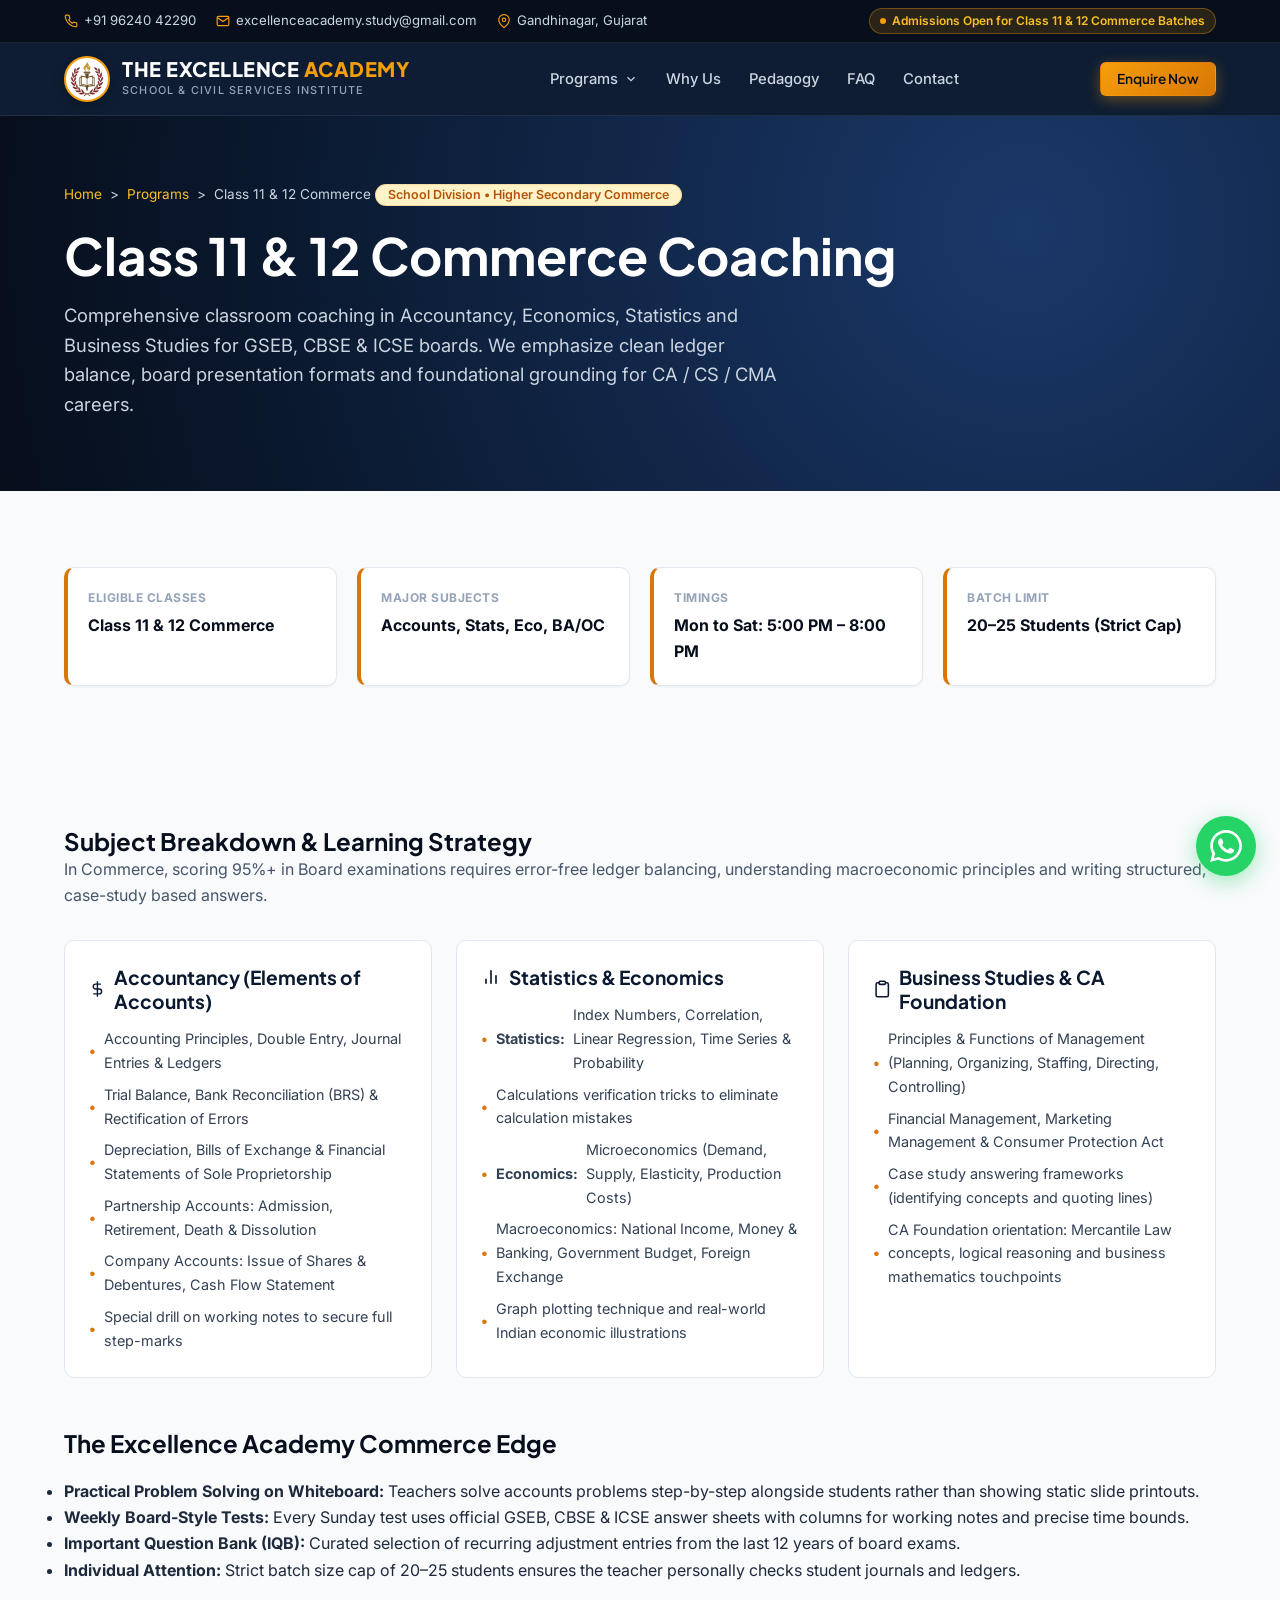
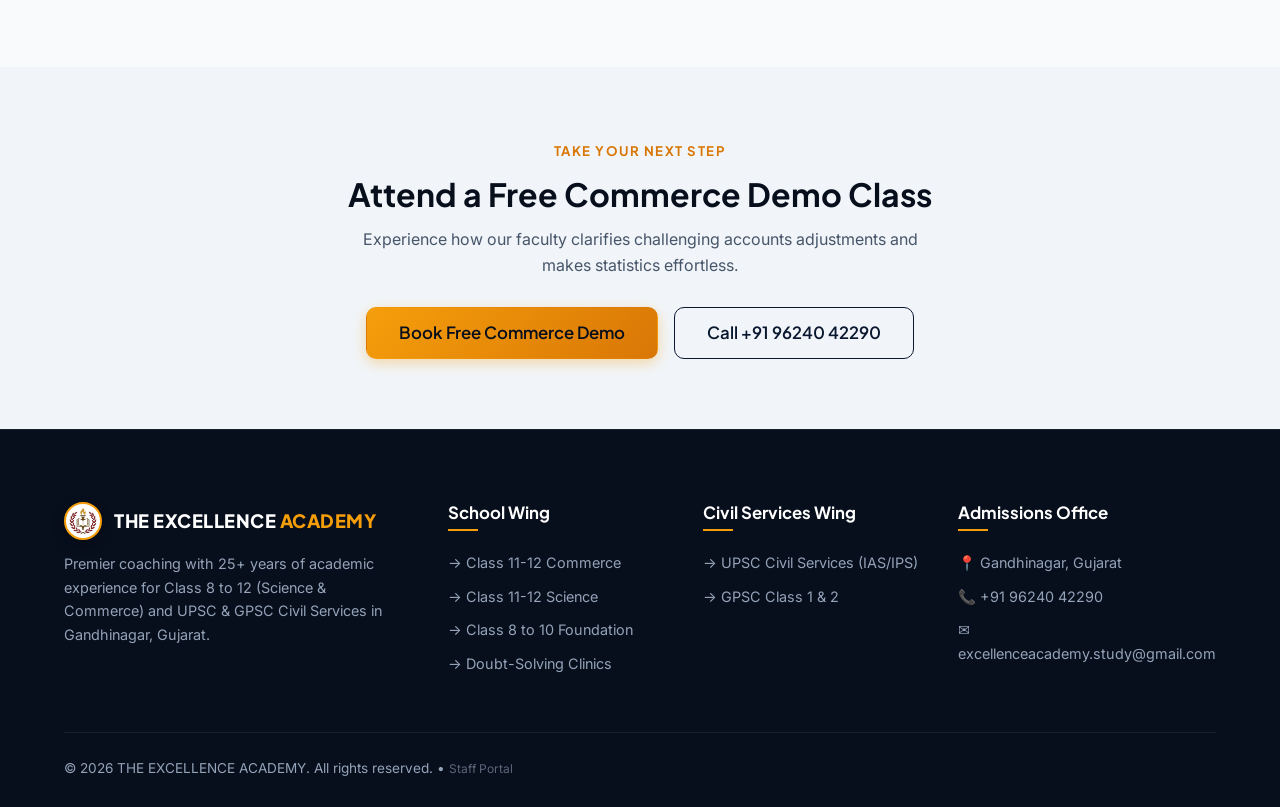
<file: class-11-12-commerce.html>
<!DOCTYPE html>
<html lang="en">
<head>
  <meta charset="utf-8">
  <meta name="viewport" content="width=device-width, initial-scale=1">
  <title>Class 11 & 12 Commerce Coaching | THE EXCELLENCE ACADEMY Gandhinagar</title>
  <meta name="description" content="Leading coaching for Class 11 and 12 Commerce (GSEB, CBSE, ICSE) in Gandhinagar. Accountancy, Economics, Statistics, Business Studies with CA Foundation base building.">
  <link rel="preconnect" href="https://fonts.googleapis.com">
  <link rel="preconnect" href="https://fonts.gstatic.com" crossorigin>
  <link href="https://fonts.googleapis.com/css2?family=Inter:wght@400;500;600;700&family=Plus+Jakarta+Sans:wght@500;600;700;800&display=swap" rel="stylesheet">
  <link rel="stylesheet" href="style.css?v=3.0">
  <link rel="icon" type="image/png" sizes="32x32" href="favicon-32x32.png">
  <link rel="icon" type="image/png" sizes="192x192" href="favicon.png">
  <link rel="apple-touch-icon" href="favicon.png">
</head>
<body>

  <!-- TOP ANNOUNCEMENT BAR -->
  <div class="top-bar">
    <div class="wrap">
      <div class="top-info">
        <span class="top-item">
          <svg viewBox="0 0 24 24" fill="none" stroke="currentColor" stroke-width="2"><path d="M22 16.92v3a2 2 0 01-2.18 2 19.79 19.79 0 01-8.63-3.07 19.5 19.5 0 01-6-6 19.79 19.79 0 01-3.07-8.67A2 2 0 014.11 2h3a2 2 0 012 1.72 12.84 12.84 0 00.7 2.81 2 2 0 01-.45 2.11L8.09 9.91a16 16 0 006 6l1.27-1.27a2 2 0 012.11-.45 12.84 12.84 0 002.81.7A2 2 0 0122 16.92z"/></svg>
          <a href="tel:+919624042290">+91 96240 42290</a>
        </span>
        <span class="top-item">
          <svg viewBox="0 0 24 24" fill="none" stroke="currentColor" stroke-width="2"><path d="M4 4h16c1.1 0 2 .9 2 2v12c0 1.1-.9 2-2 2H4c-1.1 0-2-.9-2-2V6c0-1.1.9-2 2-2z"/><polyline points="22,6 12,13 2,6"/></svg>
          <a href="mailto:excellenceacademy.study@gmail.com">excellenceacademy.study@gmail.com</a>
        </span>
        <span class="top-item">
          <svg viewBox="0 0 24 24" fill="none" stroke="currentColor" stroke-width="2"><path d="M21 10c0 7-9 13-9 13s-9-6-9-13a9 9 0 0118 0z"/><circle cx="12" cy="10" r="3"/></svg>
          <span>Gandhinagar, Gujarat</span>
        </span>
      </div>
      <div class="top-badge">
        <span class="pulse"></span> Admissions Open for Class 11 &amp; 12 Commerce Batches
      </div>
    </div>
  </div>

  <!-- MAIN HEADER / NAVBAR -->
  <header>
    <div class="wrap">
      <a class="brand" href="index.html">
        <div class="brand-crest">
          <img src="logo.png" alt="The Excellence Academy Crest Logo" width="40" height="40">
        </div>
        <div class="brand-text">
          <span class="brand-name">THE EXCELLENCE <span>ACADEMY</span></span>
          <span class="brand-sub">School & Civil Services Institute</span>
        </div>
      </a>

      <nav class="nav-desktop">
        <div class="nav-dropdown">
          <button class="dropdown-btn" type="button" aria-haspopup="true" aria-expanded="false">
            Programs
            <svg viewBox="0 0 24 24" fill="none" stroke="currentColor" stroke-width="2"><polyline points="6 9 12 15 18 9"/></svg>
          </button>
          <div class="dropdown-menu mega-menu">
            <div>
              <div class="menu-category-title">School Division</div>
              <a class="dropdown-item" href="class-8-10.html">
                <div class="dropdown-icon"><svg viewBox="0 0 24 24" fill="none" stroke="currentColor" stroke-width="2"><path d="M4 19.5A2.5 2.5 0 0 1 6.5 17H20"/><path d="M6.5 2H20v20H6.5A2.5 2.5 0 0 1 4 19.5v-15A2.5 2.5 0 0 1 6.5 2z"/></svg></div>
                <div class="dropdown-content"><h4>Class 8 to 10</h4><p>Maths, Science & Olympiad base</p></div>
              </a>
              <a class="dropdown-item" href="class-11-12-science.html">
                <div class="dropdown-icon"><svg viewBox="0 0 24 24" fill="none" stroke="currentColor" stroke-width="2"><path d="M10 2v7.31L4.89 16.5A3 3 0 0 0 7.39 21h9.22a3 3 0 0 0 2.5-4.5L14 9.31V2"/></svg></div>
                <div class="dropdown-content"><h4>Class 11 & 12 Science</h4><p>PCM/PCB, JEE, NEET & GUJCET</p></div>
              </a>
              <a class="dropdown-item" href="class-11-12-commerce.html">
                <div class="dropdown-icon"><svg viewBox="0 0 24 24" fill="none" stroke="currentColor" stroke-width="2"><line x1="12" y1="1" x2="12" y2="23"/><path d="M17 5H9.5a3.5 3.5 0 0 0 0 7h5a3.5 3.5 0 0 1 0 7H6"/></svg></div>
                <div class="dropdown-content"><h4>Class 11 & 12 Commerce</h4><p>Accounts, Stats, Economics & CA Base</p></div>
              </a>
            </div>
            <div>
              <div class="menu-category-title">Civil Services & Support</div>
              <a class="dropdown-item" href="upsc.html">
                <div class="dropdown-icon"><svg viewBox="0 0 24 24" fill="none" stroke="currentColor" stroke-width="2"><circle cx="12" cy="12" r="10"/><path d="M12 2a14.5 14.5 0 0 0 0 20 14.5 14.5 0 0 0 0-20"/><path d="M2 12h20"/></svg></div>
                <div class="dropdown-content"><h4>UPSC Civil Services</h4><p>IAS / IPS Prelims, Mains & Interview</p></div>
              </a>
              <a class="dropdown-item" href="gpsc.html">
                <div class="dropdown-icon"><svg viewBox="0 0 24 24" fill="none" stroke="currentColor" stroke-width="2"><polygon points="12 2 15.09 8.26 22 9.27 17 14.14 18.18 21.02 12 17.77 5.82 21.02 7 14.14 2 9.27 8.91 8.26 12 2"/></svg></div>
                <div class="dropdown-content"><h4>GPSC Class 1 & 2</h4><p>Gujarat Administrative Services prep</p></div>
              </a>
              <a class="dropdown-item" href="doubt-solving.html">
                <div class="dropdown-icon"><svg viewBox="0 0 24 24" fill="none" stroke="currentColor" stroke-width="2"><circle cx="12" cy="12" r="10"/><path d="M9.09 9a3 3 0 0 1 5.83 1c0 2-3 3-3 3"/><line x1="12" y1="17" x2="12.01" y2="17"/></svg></div>
                <div class="dropdown-content"><h4>Doubt Solving Clinic</h4><p>Weekend 1-on-1 problem resolution</p></div>
              </a>
            </div>
          </div>
        </div>

        <a class="nav-link" href="index.html#why">Why Us</a>
        <a class="nav-link" href="index.html#methodology">Pedagogy</a>
        <a class="nav-link" href="index.html#faq">FAQ</a>
        <a class="nav-link" href="index.html#contact">Contact</a>
      </nav>

      <div class="nav-actions">
        <a class="btn btn-primary btn-sm" href="#enquire" data-enq data-course="Class 11-12 Commerce">Enquire Now</a>
        <button class="mobile-toggle" id="mobileToggle" type="button" aria-label="Open Navigation Menu">
          <svg viewBox="0 0 24 24" fill="none" stroke="currentColor" stroke-width="2"><line x1="3" y1="12" x2="21" y2="12"/><line x1="3" y1="6" x2="21" y2="6"/><line x1="3" y1="18" x2="21" y2="18"/></svg>
        </button>
      </div>
    </div>
  </header>

  <!-- MOBILE NAV DRAWER -->
  <div class="mobile-backdrop" id="mobileBackdrop"></div>
  <aside class="mobile-nav" id="mobileNav">
    <div class="mobile-header">
      <div class="brand">
        <div class="brand-crest" style="width:36px;height:36px;">
          <img src="logo.png" alt="The Excellence Academy Logo" width="30" height="30">
        </div>
        <span class="brand-name" style="font-size:1.1rem;">THE EXCELLENCE <span>ACADEMY</span></span>
      </div>
      <button class="mobile-close" id="mobileClose" type="button">&times;</button>
    </div>
    <div class="mobile-menu-items">
      <a href="index.html">Home</a>
      <div class="mobile-sub-heading">Programs</div>
      <a href="class-8-10.html">Class 8 to 10 Foundation</a>
      <a href="class-11-12-science.html">Class 11 & 12 Science</a>
      <a href="class-11-12-commerce.html" class="active">Class 11 & 12 Commerce</a>
      <a href="upsc.html">UPSC Civil Services</a>
      <a href="gpsc.html">GPSC Class 1 & 2</a>
      <a href="doubt-solving.html">Doubt-Solving Sessions</a>
      <div class="mobile-sub-heading">Info</div>
      <a href="index.html#contact">Contact Gandhinagar</a>
    </div>
    <div style="margin-top:auto; padding-top:16px;">
      <a class="btn btn-primary btn-block" href="#enquire" data-enq data-course="Class 11-12 Commerce">Book Free Commerce Demo</a>
    </div>
  </aside>

  <main>
    <!-- INNER HERO -->
    <div class="inner-hero">
      <div class="wrap">
        <div class="breadcrumb">
          <a href="index.html">Home</a> &gt; <a href="index.html#courses">Programs</a> &gt; <span>Class 11 &amp; 12 Commerce</span>
        </div>
        <span class="badge badge-gold" style="margin-bottom:12px;">School Division • Higher Secondary Commerce</span>
        <h1>Class 11 &amp; 12 Commerce Coaching</h1>
        <p class="inner-lead">
          Comprehensive classroom coaching in Accountancy, Economics, Statistics and Business Studies for GSEB, CBSE &amp; ICSE boards. We emphasize clean ledger balance, board presentation formats and foundational grounding for CA / CS / CMA careers.
        </p>
      </div>
    </div>

    <!-- PROGRAM SNAPSHOT -->
    <section style="padding: 40px 0 20px;">
      <div class="wrap">
        <div class="snapshot-grid">
          <div class="snapshot-item">
            <span class="label">Eligible Classes</span>
            <span class="value">Class 11 &amp; 12 Commerce</span>
          </div>
          <div class="snapshot-item">
            <span class="label">Major Subjects</span>
            <span class="value">Accounts, Stats, Eco, BA/OC</span>
          </div>
          <div class="snapshot-item">
            <span class="label">Timings</span>
            <span class="value">Mon to Sat: 5:00 PM – 8:00 PM</span>
          </div>
          <div class="snapshot-item">
            <span class="label">Batch Limit</span>
            <span class="value">20–25 Students (Strict Cap)</span>
          </div>
        </div>
      </div>
    </section>

    <!-- DETAILED COURSE SYLLABUS & FEATURES -->
    <section>
      <div class="wrap">
        <h2>Subject Breakdown &amp; Learning Strategy</h2>
        <p class="sub">In Commerce, scoring 95%+ in Board examinations requires error-free ledger balancing, understanding macroeconomic principles and writing structured, case-study based answers.</p>

        <div class="curriculum-grid">
          <!-- Card 1: Accountancy -->
          <div class="curriculum-box">
            <h3>
              <svg width="20" height="20" viewBox="0 0 24 24" fill="none" stroke="currentColor" stroke-width="2"><line x1="12" y1="1" x2="12" y2="23"/><path d="M17 5H9.5a3.5 3.5 0 0 0 0 7h5a3.5 3.5 0 0 1 0 7H6"/></svg>
              Accountancy (Elements of Accounts)
            </h3>
            <ul>
              <li>Accounting Principles, Double Entry, Journal Entries &amp; Ledgers</li>
              <li>Trial Balance, Bank Reconciliation (BRS) &amp; Rectification of Errors</li>
              <li>Depreciation, Bills of Exchange &amp; Financial Statements of Sole Proprietorship</li>
              <li>Partnership Accounts: Admission, Retirement, Death &amp; Dissolution</li>
              <li>Company Accounts: Issue of Shares &amp; Debentures, Cash Flow Statement</li>
              <li>Special drill on working notes to secure full step-marks</li>
            </ul>
          </div>

          <!-- Card 2: Statistics & Economics -->
          <div class="curriculum-box">
            <h3>
              <svg width="20" height="20" viewBox="0 0 24 24" fill="none" stroke="currentColor" stroke-width="2"><path d="M18 20V10"/><path d="M12 20V4"/><path d="M6 20v-6"/></svg>
              Statistics &amp; Economics
            </h3>
            <ul>
              <li><strong>Statistics:</strong> Index Numbers, Correlation, Linear Regression, Time Series &amp; Probability</li>
              <li>Calculations verification tricks to eliminate calculation mistakes</li>
              <li><strong>Economics:</strong> Microeconomics (Demand, Supply, Elasticity, Production Costs)</li>
              <li>Macroeconomics: National Income, Money &amp; Banking, Government Budget, Foreign Exchange</li>
              <li>Graph plotting technique and real-world Indian economic illustrations</li>
            </ul>
          </div>

          <!-- Card 3: Business Studies & CA Base -->
          <div class="curriculum-box">
            <h3>
              <svg width="20" height="20" viewBox="0 0 24 24" fill="none" stroke="currentColor" stroke-width="2"><path d="M16 4h2a2 2 0 0 1 2 2v14a2 2 0 0 1-2 2H6a2 2 0 0 1-2-2V6a2 2 0 0 1 2-2h2"/><rect x="8" y="2" width="8" height="4" rx="1" ry="1"/></svg>
              Business Studies &amp; CA Foundation
            </h3>
            <ul>
              <li>Principles &amp; Functions of Management (Planning, Organizing, Staffing, Directing, Controlling)</li>
              <li>Financial Management, Marketing Management &amp; Consumer Protection Act</li>
              <li>Case study answering frameworks (identifying concepts and quoting lines)</li>
              <li>CA Foundation orientation: Mercantile Law concepts, logical reasoning and business mathematics touchpoints</li>
            </ul>
          </div>
        </div>

        <div style="margin-top: 50px;">
          <h2>The Excellence Academy Commerce Edge</h2>
          <ul class="list" style="margin-top:20px;">
            <li><strong>Practical Problem Solving on Whiteboard:</strong> Teachers solve accounts problems step-by-step alongside students rather than showing static slide printouts.</li>
            <li><strong>Weekly Board-Style Tests:</strong> Every Sunday test uses official GSEB, CBSE &amp; ICSE answer sheets with columns for working notes and precise time bounds.</li>
            <li><strong>Important Question Bank (IQB):</strong> Curated selection of recurring adjustment entries from the last 12 years of board exams.</li>
            <li><strong>Individual Attention:</strong> Strict batch size cap of 20–25 students ensures the teacher personally checks student journals and ledgers.</li>
          </ul>
        </div>
      </div>
    </section>

    <!-- CTA & DEMO SECTION -->
    <section class="cta" id="enquire" style="background:var(--slate-100); padding: 70px 0;">
      <div class="wrap" style="text-align:center; max-width:640px;">
        <span class="section-subtitle">Take Your Next Step</span>
        <h2 style="font-size:2rem; margin-bottom:12px;">Attend a Free Commerce Demo Class</h2>
        <p style="margin-bottom:28px;">Experience how our faculty clarifies challenging accounts adjustments and makes statistics effortless.</p>
        <div style="display:flex; justify-content:center; gap:16px; flex-wrap:wrap;">
          <a class="btn btn-primary btn-lg" href="index.html#contact" data-enq data-course="Class 11-12 Commerce">Book Free Commerce Demo</a>
          <a class="btn btn-outline btn-lg" href="tel:+919624042290">Call +91 96240 42290</a>
        </div>
      </div>
    </section>
  </main>

  <!-- FOOTER -->
  <footer>
    <div class="wrap">
      <div class="footer-top">
        <div class="footer-col">
          <div class="brand" style="margin-bottom:12px;">
            <div class="brand-crest" style="width:38px;height:38px;">
              <img src="logo.png" alt="The Excellence Academy Logo" width="32" height="32">
            </div>
            <span class="brand-name" style="font-size:1.15rem;">THE EXCELLENCE <span>ACADEMY</span></span>
          </div>
          <p>Premier coaching with 25+ years of academic experience for Class 8 to 12 (Science &amp; Commerce) and UPSC &amp; GPSC Civil Services in Gandhinagar, Gujarat.</p>
        </div>
        <div class="footer-col">
          <h4>School Wing</h4>
          <ul class="footer-links">
            <li><a href="class-11-12-commerce.html">&rarr; Class 11-12 Commerce</a></li>
            <li><a href="class-11-12-science.html">&rarr; Class 11-12 Science</a></li>
            <li><a href="class-8-10.html">&rarr; Class 8 to 10 Foundation</a></li>
            <li><a href="doubt-solving.html">&rarr; Doubt-Solving Clinics</a></li>
          </ul>
        </div>
        <div class="footer-col">
          <h4>Civil Services Wing</h4>
          <ul class="footer-links">
            <li><a href="upsc.html">&rarr; UPSC Civil Services (IAS/IPS)</a></li>
            <li><a href="gpsc.html">&rarr; GPSC Class 1 &amp; 2</a></li>
          </ul>
        </div>
        <div class="footer-col">
          <h4>Admissions Office</h4>
          <ul class="footer-links">
            <li><span>📍 Gandhinagar, Gujarat</span></li>
            <li><a href="tel:+919624042290">📞 +91 96240 42290</a></li>
            <li><a href="mailto:excellenceacademy.study@gmail.com">✉️ excellenceacademy.study@gmail.com</a></li>
          </ul>
        </div>
      </div>
      <div class="footer-bottom">
        <div>&copy; <span id="y"></span> THE EXCELLENCE ACADEMY. All rights reserved. &bull; <a href="admin.html" style="color:inherit;opacity:0.6;font-size:12px;text-decoration:none;" title="Staff / Admin CRM Portal">Staff Portal</a></div>
      </div>
    </div>
  </footer>

  <!-- MODAL POPUP -->
  <dialog id="pop" aria-labelledby="pt">
    <div class="modal-header">
      <button class="modal-close" type="button" aria-label="Close" id="px">&times;</button>
      <h2 id="pt">Enquire for Class 11 &amp; 12 Commerce</h2>
      <p>Reserve a demo seat or consult our commerce faculty.</p>
    </div>
    <div class="modal-body">
      <form id="penq">
        <input type="hidden" name="source" value="Class 11-12 Commerce Page Enquiry">
        <div class="form-grid">
          <div class="form-group">
            <label for="mn">Student Name *</label>
            <input id="mn" name="name" type="text" placeholder="Enter student name" required>
          </div>
          <div class="form-group">
            <label for="mp">Mobile Phone (WhatsApp) *</label>
            <input id="mp" name="phone" type="tel" inputmode="tel" maxlength="14" autocomplete="tel" placeholder="10-digit mobile number" required>
          </div>
          <div class="form-group">
            <label for="mc">Select Class &amp; Stream *</label>
            <select id="mc" name="cls" required>
              <option value="Class 11 Commerce" selected>Class 11 Commerce</option>
              <option value="Class 12 Commerce">Class 12 Commerce (Boards + CA Prep)</option>
              <option value="Class 11 Science">Class 11 Science</option>
              <option value="Class 12 Science">Class 12 Science</option>
              <option value="Class 10">Class 10 Board</option>
              <option value="Class 8-9">Class 8-9 Foundation</option>
              <option value="UPSC Civil Services">UPSC Civil Services</option>
              <option value="GPSC Class 1 & 2">GPSC Class 1 &amp; 2</option>
            </select>
          </div>
          <button class="btn btn-primary btn-block btn-lg" type="submit">Submit Request</button>
          <div class="form-status" id="pmsg" role="status"></div>
        </div>
      </form>
    </div>
  </dialog>

  <iframe name="sink" id="sink" title="Form Submission Frame" hidden></iframe>

    <!-- MOBILE STICKY BOTTOM ACTION BAR -->
  <nav class="mobile-sticky-bar" aria-label="Quick Actions">
    <a href="tel:+919624042290" class="mbar-item mbar-call" aria-label="Call Admissions">
      <svg viewBox="0 0 24 24" fill="none" stroke="currentColor" stroke-width="2.2" stroke-linecap="round" stroke-linejoin="round"><path d="M22 16.92v3a2 2 0 0 1-2.18 2 19.79 19.79 0 0 1-8.63-3.07 19.5 19.5 0 0 1-6-6 19.79 19.79 0 0 1-3.07-8.67A2 2 0 0 1 4.11 2h3a2 2 0 0 1 2 1.72 12.84 12.84 0 0 0 .7 2.81 2 2 0 0 1-.45 2.11L8.09 9.91a16 16 0 0 0 6 6l1.27-1.27a2 2 0 0 1 2.11-.45 12.84 12.84 0 0 0 2.81.7A2 2 0 0 1 22 16.92z"/></svg>
      <span>Call</span>
    </a>
    <a href="https://wa.me/919624042290?text=Hello%20The%20Excellence%20Academy,%20I%20would%20like%20to%20enquire%20about%20admissions." target="_blank" rel="noopener noreferrer" class="mbar-item mbar-wa" aria-label="Chat on WhatsApp">
      <svg viewBox="0 0 24 24" fill="currentColor"><path d="M.057 24l1.687-6.163c-1.041-1.804-1.588-3.849-1.587-5.946.003-6.556 5.338-11.891 11.893-11.891 3.181.001 6.167 1.24 8.413 3.488 2.245 2.248 3.481 5.236 3.48 8.414-.003 6.557-5.338 11.892-11.893 11.892-1.99-.001-3.951-.5-5.688-1.448l-6.305 1.654zm6.597-3.807c1.676.995 3.276 1.591 5.392 1.592 5.448 0 9.886-4.434 9.889-9.885.002-5.462-4.415-9.89-9.881-9.892-5.452 0-9.887 4.434-9.889 9.884-.001 2.225.651 3.891 1.746 5.634l-.999 3.648 3.742-.981zm11.387-5.464c-.074-.124-.272-.198-.57-.347-.297-.149-1.758-.868-2.031-.967-.272-.099-.47-.149-.669.149-.198.297-.768.967-.941 1.165-.173.198-.347.223-.644.074-.297-.149-1.255-.462-2.39-1.475-.883-.788-1.48-1.761-1.653-2.059-.173-.297-.018-.458.13-.606.134-.133.297-.347.446-.521.151-.172.2-.296.3-.495.099-.198.05-.372-.025-.521-.075-.148-.669-1.611-.916-2.206-.242-.579-.487-.501-.669-.51l-.57-.01c-.198 0-.52.074-.792.372s-1.04 1.016-1.04 2.479 1.065 2.876 1.213 3.074c.149.198 2.095 3.2 5.076 4.487.709.306 1.263.489 1.694.626.712.226 1.36.194 1.872.118.571-.085 1.758-.719 2.006-1.413.248-.695.248-1.29.173-1.414z"/></svg>
      <span>WhatsApp</span>
    </a>
    <button type="button" class="mbar-item mbar-cta" data-enq aria-label="Book Free Demo Class">
      <svg viewBox="0 0 24 24" fill="none" stroke="currentColor" stroke-width="2.5"><polygon points="13 2 3 14 12 14 11 22 21 10 12 10 13 2"/></svg>
      <span>Free Demo</span>
    </button>
  </nav>

  <!-- WHATSAPP WIDGET -->
  <a class="wa-float" href="https://wa.me/919624042290?text=Hello%20The%20Excellence%20Academy,%20I%20am%20enquiring%20about%20Class%2011-12%20Commerce%20coaching." target="_blank" rel="noopener noreferrer" aria-label="Chat on WhatsApp">
    <span class="wa-tooltip">Chat with Commerce Counselor</span>
    <svg viewBox="0 0 24 24"><path d="M.057 24l1.687-6.163c-1.041-1.804-1.588-3.849-1.587-5.946.003-6.556 5.338-11.891 11.893-11.891 3.181.001 6.167 1.24 8.413 3.488 2.245 2.248 3.481 5.236 3.48 8.414-.003 6.557-5.338 11.892-11.893 11.892-1.99-.001-3.951-.5-5.688-1.448l-6.305 1.654zm6.597-3.807c1.676.995 3.276 1.591 5.392 1.592 5.448 0 9.886-4.434 9.889-9.885.002-5.462-4.415-9.89-9.881-9.892-5.452 0-9.887 4.434-9.889 9.884-.001 2.225.651 3.891 1.746 5.634l-.999 3.648 3.742-.981zm11.387-5.464c-.074-.124-.272-.198-.57-.347-.297-.149-1.758-.868-2.031-.967-.272-.099-.47-.149-.669.149-.198.297-.768.967-.941 1.165-.173.198-.347.223-.644.074-.297-.149-1.255-.462-2.39-1.475-.883-.788-1.48-1.761-1.653-2.059-.173-.297-.018-.458.13-.606.134-.133.297-.347.446-.521.151-.172.2-.296.3-.495.099-.198.05-.372-.025-.521-.075-.148-.669-1.611-.916-2.206-.242-.579-.487-.501-.669-.51l-.57-.01c-.198 0-.52.074-.792.372s-1.04 1.016-1.04 2.479 1.065 2.876 1.213 3.074c.149.198 2.095 3.2 5.076 4.487.709.306 1.263.489 1.694.626.712.226 1.36.194 1.872.118.571-.085 1.758-.719 2.006-1.413.248-.695.248-1.29.173-1.414z"/></svg>
  </a>

  <script src="site.js?v=3.2"></script>
</body>
</html>
</file>
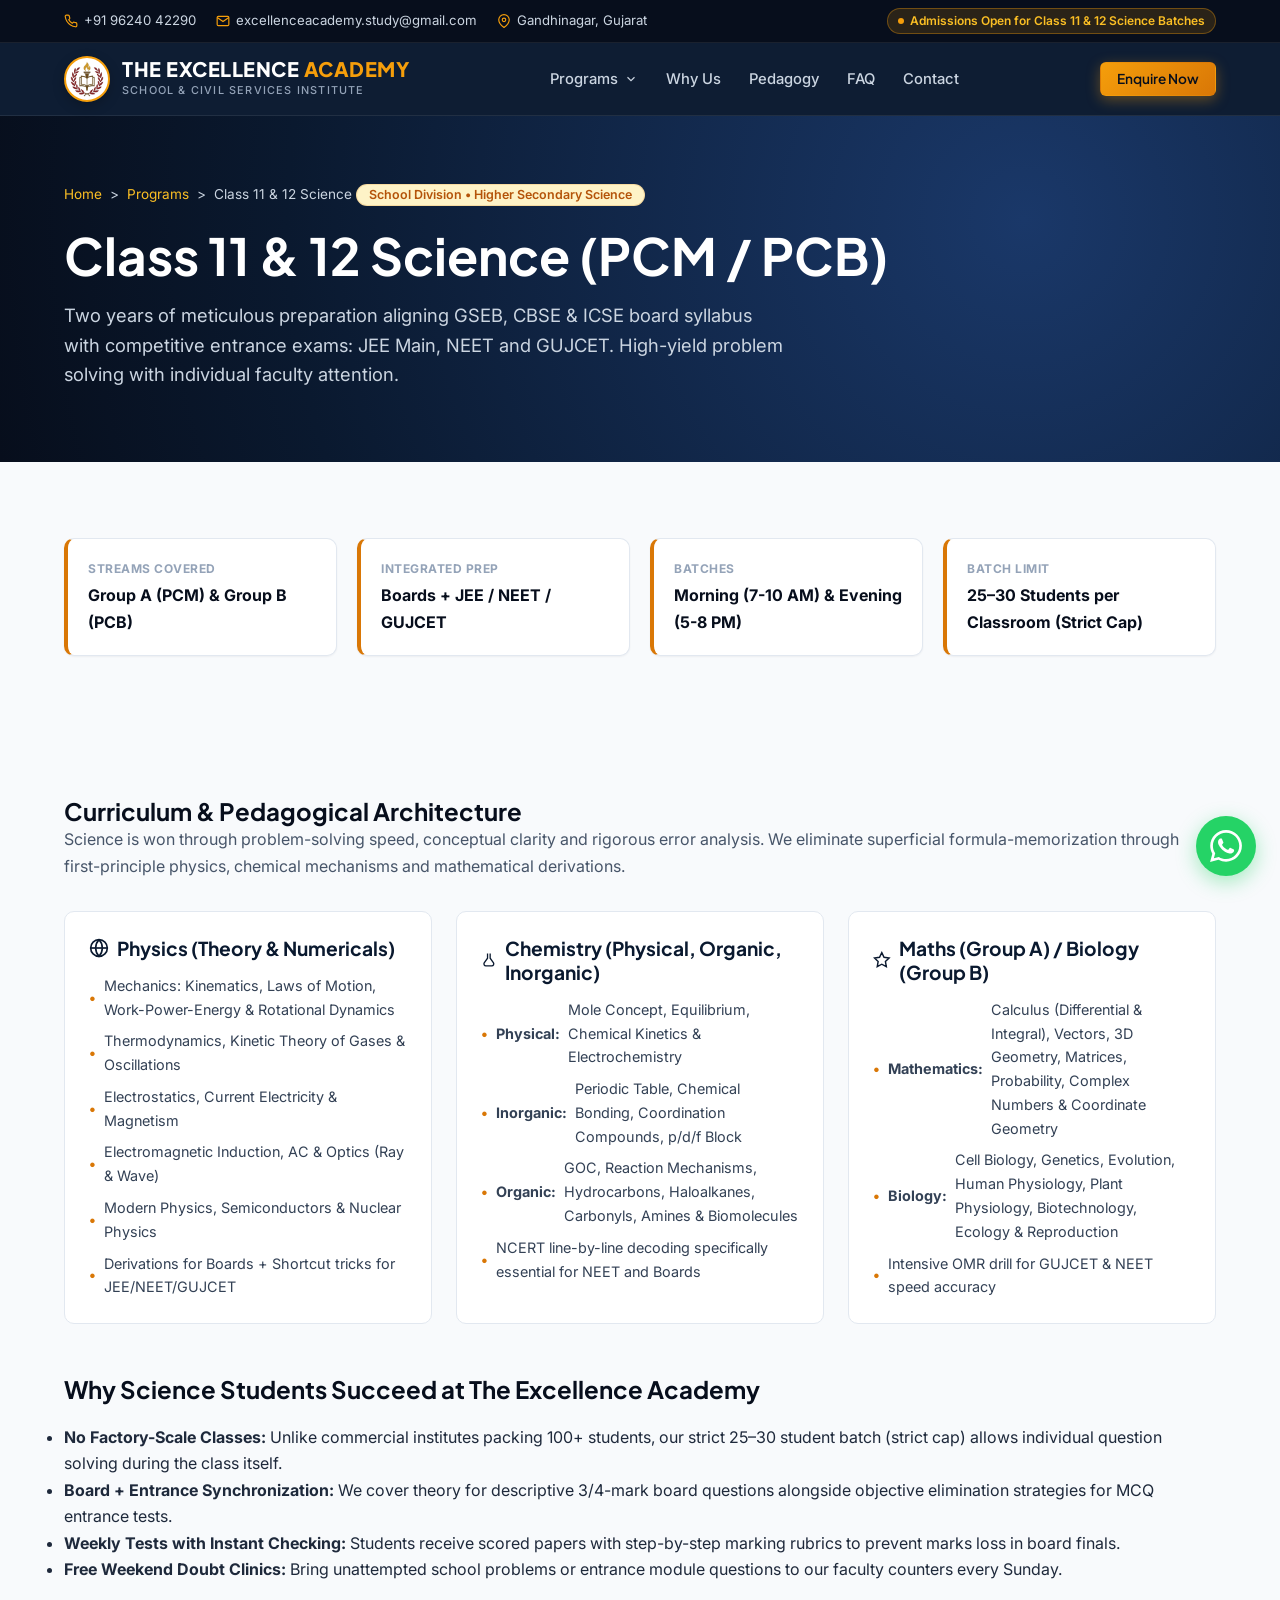
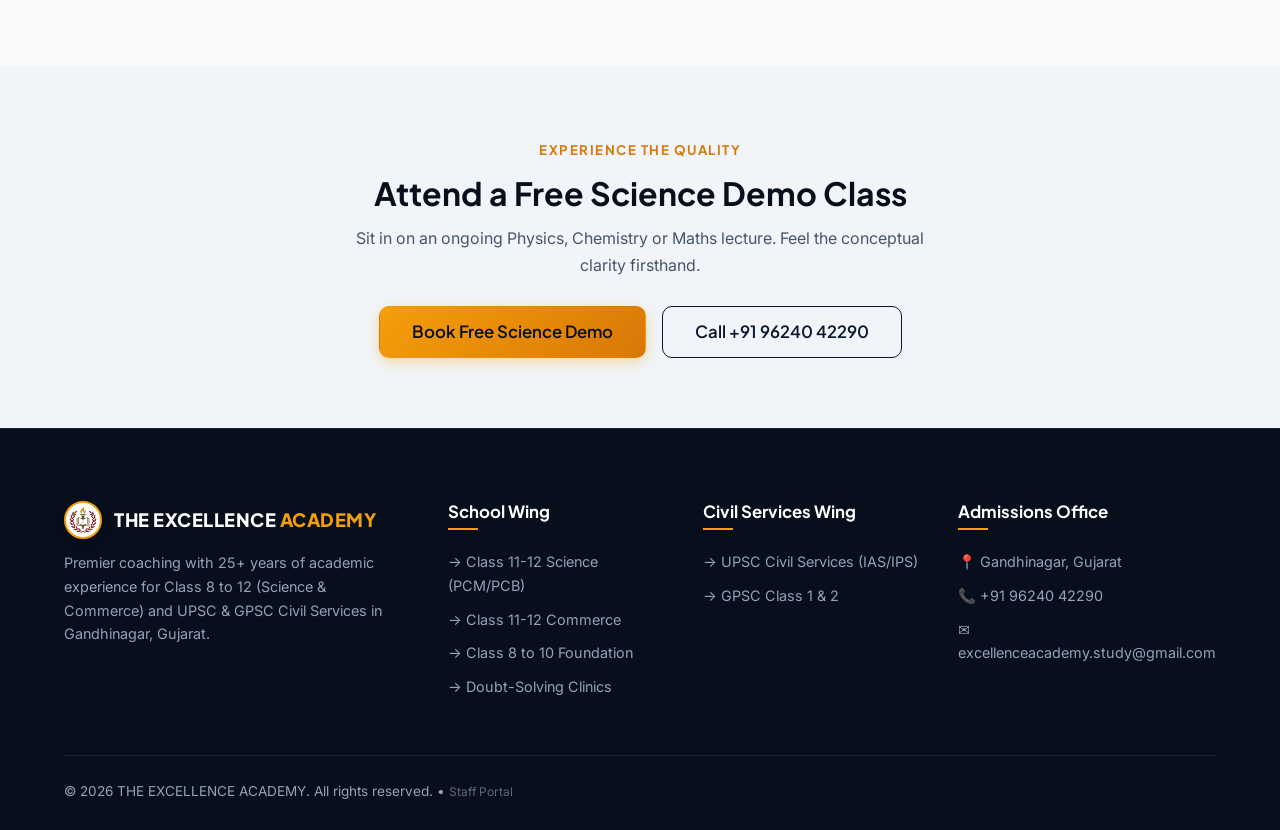
<file: class-11-12-science.html>
<!DOCTYPE html>
<html lang="en">
<head>
  <meta charset="utf-8">
  <meta name="viewport" content="width=device-width, initial-scale=1">
  <title>Class 11 & 12 Science (PCM / PCB) | THE EXCELLENCE ACADEMY Gandhinagar</title>
  <meta name="description" content="Integrated coaching for Class 11 & 12 Science in Gandhinagar. Physics, Chemistry, Maths and Biology for GSEB, CBSE & ICSE Boards plus JEE Main, NEET & GUJCET.">
  <link rel="preconnect" href="https://fonts.googleapis.com">
  <link rel="preconnect" href="https://fonts.gstatic.com" crossorigin>
  <link href="https://fonts.googleapis.com/css2?family=Inter:wght@400;500;600;700&family=Plus+Jakarta+Sans:wght@500;600;700;800&display=swap" rel="stylesheet">
  <link rel="stylesheet" href="style.css?v=3.0">
  <link rel="icon" type="image/png" sizes="32x32" href="favicon-32x32.png">
  <link rel="icon" type="image/png" sizes="192x192" href="favicon.png">
  <link rel="apple-touch-icon" href="favicon.png">
</head>
<body>

  <!-- TOP ANNOUNCEMENT BAR -->
  <div class="top-bar">
    <div class="wrap">
      <div class="top-info">
        <span class="top-item">
          <svg viewBox="0 0 24 24" fill="none" stroke="currentColor" stroke-width="2"><path d="M22 16.92v3a2 2 0 01-2.18 2 19.79 19.79 0 01-8.63-3.07 19.5 19.5 0 01-6-6 19.79 19.79 0 01-3.07-8.67A2 2 0 014.11 2h3a2 2 0 012 1.72 12.84 12.84 0 00.7 2.81 2 2 0 01-.45 2.11L8.09 9.91a16 16 0 006 6l1.27-1.27a2 2 0 012.11-.45 12.84 12.84 0 002.81.7A2 2 0 0122 16.92z"/></svg>
          <a href="tel:+919624042290">+91 96240 42290</a>
        </span>
        <span class="top-item">
          <svg viewBox="0 0 24 24" fill="none" stroke="currentColor" stroke-width="2"><path d="M4 4h16c1.1 0 2 .9 2 2v12c0 1.1-.9 2-2 2H4c-1.1 0-2-.9-2-2V6c0-1.1.9-2 2-2z"/><polyline points="22,6 12,13 2,6"/></svg>
          <a href="mailto:excellenceacademy.study@gmail.com">excellenceacademy.study@gmail.com</a>
        </span>
        <span class="top-item">
          <svg viewBox="0 0 24 24" fill="none" stroke="currentColor" stroke-width="2"><path d="M21 10c0 7-9 13-9 13s-9-6-9-13a9 9 0 0118 0z"/><circle cx="12" cy="10" r="3"/></svg>
          <span>Gandhinagar, Gujarat</span>
        </span>
      </div>
      <div class="top-badge">
        <span class="pulse"></span> Admissions Open for Class 11 &amp; 12 Science Batches
      </div>
    </div>
  </div>

  <!-- MAIN HEADER / NAVBAR -->
  <header>
    <div class="wrap">
      <a class="brand" href="index.html">
        <div class="brand-crest">
          <img src="logo.png" alt="The Excellence Academy Crest Logo" width="40" height="40">
        </div>
        <div class="brand-text">
          <span class="brand-name">THE EXCELLENCE <span>ACADEMY</span></span>
          <span class="brand-sub">School & Civil Services Institute</span>
        </div>
      </a>

      <nav class="nav-desktop">
        <div class="nav-dropdown">
          <button class="dropdown-btn" type="button" aria-haspopup="true" aria-expanded="false">
            Programs
            <svg viewBox="0 0 24 24" fill="none" stroke="currentColor" stroke-width="2"><polyline points="6 9 12 15 18 9"/></svg>
          </button>
          <div class="dropdown-menu mega-menu">
            <div>
              <div class="menu-category-title">School Division</div>
              <a class="dropdown-item" href="class-8-10.html">
                <div class="dropdown-icon"><svg viewBox="0 0 24 24" fill="none" stroke="currentColor" stroke-width="2"><path d="M4 19.5A2.5 2.5 0 0 1 6.5 17H20"/><path d="M6.5 2H20v20H6.5A2.5 2.5 0 0 1 4 19.5v-15A2.5 2.5 0 0 1 6.5 2z"/></svg></div>
                <div class="dropdown-content"><h4>Class 8 to 10</h4><p>Maths, Science & Olympiad base</p></div>
              </a>
              <a class="dropdown-item" href="class-11-12-science.html">
                <div class="dropdown-icon"><svg viewBox="0 0 24 24" fill="none" stroke="currentColor" stroke-width="2"><path d="M10 2v7.31L4.89 16.5A3 3 0 0 0 7.39 21h9.22a3 3 0 0 0 2.5-4.5L14 9.31V2"/></svg></div>
                <div class="dropdown-content"><h4>Class 11 & 12 Science</h4><p>PCM/PCB, JEE, NEET & GUJCET</p></div>
              </a>
              <a class="dropdown-item" href="class-11-12-commerce.html">
                <div class="dropdown-icon"><svg viewBox="0 0 24 24" fill="none" stroke="currentColor" stroke-width="2"><line x1="12" y1="1" x2="12" y2="23"/><path d="M17 5H9.5a3.5 3.5 0 0 0 0 7h5a3.5 3.5 0 0 1 0 7H6"/></svg></div>
                <div class="dropdown-content"><h4>Class 11 & 12 Commerce</h4><p>Accounts, Stats, Economics & CA Base</p></div>
              </a>
            </div>
            <div>
              <div class="menu-category-title">Civil Services & Support</div>
              <a class="dropdown-item" href="upsc.html">
                <div class="dropdown-icon"><svg viewBox="0 0 24 24" fill="none" stroke="currentColor" stroke-width="2"><circle cx="12" cy="12" r="10"/><path d="M12 2a14.5 14.5 0 0 0 0 20 14.5 14.5 0 0 0 0-20"/><path d="M2 12h20"/></svg></div>
                <div class="dropdown-content"><h4>UPSC Civil Services</h4><p>IAS / IPS Prelims, Mains & Interview</p></div>
              </a>
              <a class="dropdown-item" href="gpsc.html">
                <div class="dropdown-icon"><svg viewBox="0 0 24 24" fill="none" stroke="currentColor" stroke-width="2"><polygon points="12 2 15.09 8.26 22 9.27 17 14.14 18.18 21.02 12 17.77 5.82 21.02 7 14.14 2 9.27 8.91 8.26 12 2"/></svg></div>
                <div class="dropdown-content"><h4>GPSC Class 1 & 2</h4><p>Gujarat Administrative Services prep</p></div>
              </a>
              <a class="dropdown-item" href="doubt-solving.html">
                <div class="dropdown-icon"><svg viewBox="0 0 24 24" fill="none" stroke="currentColor" stroke-width="2"><circle cx="12" cy="12" r="10"/><path d="M9.09 9a3 3 0 0 1 5.83 1c0 2-3 3-3 3"/><line x1="12" y1="17" x2="12.01" y2="17"/></svg></div>
                <div class="dropdown-content"><h4>Doubt Solving Clinic</h4><p>Weekend 1-on-1 problem resolution</p></div>
              </a>
            </div>
          </div>
        </div>

        <a class="nav-link" href="index.html#why">Why Us</a>
        <a class="nav-link" href="index.html#methodology">Pedagogy</a>
        <a class="nav-link" href="index.html#faq">FAQ</a>
        <a class="nav-link" href="index.html#contact">Contact</a>
      </nav>

      <div class="nav-actions">
        <a class="btn btn-primary btn-sm" href="#enquire" data-enq data-course="Class 11-12 Science">Enquire Now</a>
        <button class="mobile-toggle" id="mobileToggle" type="button" aria-label="Open Navigation Menu">
          <svg viewBox="0 0 24 24" fill="none" stroke="currentColor" stroke-width="2"><line x1="3" y1="12" x2="21" y2="12"/><line x1="3" y1="6" x2="21" y2="6"/><line x1="3" y1="18" x2="21" y2="18"/></svg>
        </button>
      </div>
    </div>
  </header>

  <!-- MOBILE NAV DRAWER -->
  <div class="mobile-backdrop" id="mobileBackdrop"></div>
  <aside class="mobile-nav" id="mobileNav">
    <div class="mobile-header">
      <div class="brand">
        <div class="brand-crest" style="width:36px;height:36px;">
          <img src="logo.png" alt="The Excellence Academy Logo" width="30" height="30">
        </div>
        <span class="brand-name" style="font-size:1.1rem;">THE EXCELLENCE <span>ACADEMY</span></span>
      </div>
      <button class="mobile-close" id="mobileClose" type="button">&times;</button>
    </div>
    <div class="mobile-menu-items">
      <a href="index.html">Home</a>
      <div class="mobile-sub-heading">Programs</div>
      <a href="class-8-10.html">Class 8 to 10 Foundation</a>
      <a href="class-11-12-science.html" class="active">Class 11 & 12 Science</a>
      <a href="class-11-12-commerce.html">Class 11 & 12 Commerce</a>
      <a href="upsc.html">UPSC Civil Services</a>
      <a href="gpsc.html">GPSC Class 1 & 2</a>
      <a href="doubt-solving.html">Doubt-Solving Sessions</a>
      <div class="mobile-sub-heading">Info</div>
      <a href="index.html#contact">Contact Gandhinagar</a>
    </div>
    <div style="margin-top:auto; padding-top:16px;">
      <a class="btn btn-primary btn-block" href="#enquire" data-enq data-course="Class 11-12 Science">Book Free Science Demo</a>
    </div>
  </aside>

  <main>
    <!-- INNER HERO -->
    <div class="inner-hero">
      <div class="wrap">
        <div class="breadcrumb">
          <a href="index.html">Home</a> &gt; <a href="index.html#courses">Programs</a> &gt; <span>Class 11 &amp; 12 Science</span>
        </div>
        <span class="badge badge-gold" style="margin-bottom:12px;">School Division • Higher Secondary Science</span>
        <h1>Class 11 &amp; 12 Science (PCM / PCB)</h1>
        <p class="inner-lead">
          Two years of meticulous preparation aligning GSEB, CBSE &amp; ICSE board syllabus with competitive entrance exams: JEE Main, NEET and GUJCET. High-yield problem solving with individual faculty attention.
        </p>
      </div>
    </div>

    <!-- PROGRAM SNAPSHOT -->
    <section style="padding: 40px 0 20px;">
      <div class="wrap">
        <div class="snapshot-grid">
          <div class="snapshot-item">
            <span class="label">Streams Covered</span>
            <span class="value">Group A (PCM) &amp; Group B (PCB)</span>
          </div>
          <div class="snapshot-item">
            <span class="label">Integrated Prep</span>
            <span class="value">Boards + JEE / NEET / GUJCET</span>
          </div>
          <div class="snapshot-item">
            <span class="label">Batches</span>
            <span class="value">Morning (7-10 AM) &amp; Evening (5-8 PM)</span>
          </div>
          <div class="snapshot-item">
            <span class="label">Batch Limit</span>
            <span class="value">25–30 Students per Classroom (Strict Cap)</span>
          </div>
        </div>
      </div>
    </section>

    <!-- DETAILED COURSE SYLLABUS & FEATURES -->
    <section>
      <div class="wrap">
        <h2>Curriculum &amp; Pedagogical Architecture</h2>
        <p class="sub">Science is won through problem-solving speed, conceptual clarity and rigorous error analysis. We eliminate superficial formula-memorization through first-principle physics, chemical mechanisms and mathematical derivations.</p>

        <div class="curriculum-grid">
          <!-- Card 1: Physics -->
          <div class="curriculum-box">
            <h3>
              <svg width="20" height="20" viewBox="0 0 24 24" fill="none" stroke="currentColor" stroke-width="2"><circle cx="12" cy="12" r="10"/><path d="M12 2a14.5 14.5 0 0 0 0 20 14.5 14.5 0 0 0 0-20"/><path d="M2 12h20"/></svg>
              Physics (Theory &amp; Numericals)
            </h3>
            <ul>
              <li>Mechanics: Kinematics, Laws of Motion, Work-Power-Energy &amp; Rotational Dynamics</li>
              <li>Thermodynamics, Kinetic Theory of Gases &amp; Oscillations</li>
              <li>Electrostatics, Current Electricity &amp; Magnetism</li>
              <li>Electromagnetic Induction, AC &amp; Optics (Ray &amp; Wave)</li>
              <li>Modern Physics, Semiconductors &amp; Nuclear Physics</li>
              <li>Derivations for Boards + Shortcut tricks for JEE/NEET/GUJCET</li>
            </ul>
          </div>

          <!-- Card 2: Chemistry -->
          <div class="curriculum-box">
            <h3>
              <svg width="20" height="20" viewBox="0 0 24 24" fill="none" stroke="currentColor" stroke-width="2"><path d="M10 2v7.31L4.89 16.5A3 3 0 0 0 7.39 21h9.22a3 3 0 0 0 2.5-4.5L14 9.31V2"/></svg>
              Chemistry (Physical, Organic, Inorganic)
            </h3>
            <ul>
              <li><strong>Physical:</strong> Mole Concept, Equilibrium, Chemical Kinetics &amp; Electrochemistry</li>
              <li><strong>Inorganic:</strong> Periodic Table, Chemical Bonding, Coordination Compounds, p/d/f Block</li>
              <li><strong>Organic:</strong> GOC, Reaction Mechanisms, Hydrocarbons, Haloalkanes, Carbonyls, Amines &amp; Biomolecules</li>
              <li>NCERT line-by-line decoding specifically essential for NEET and Boards</li>
            </ul>
          </div>

          <!-- Card 3: Mathematics & Biology -->
          <div class="curriculum-box">
            <h3>
              <svg width="20" height="20" viewBox="0 0 24 24" fill="none" stroke="currentColor" stroke-width="2"><polygon points="12 2 15.09 8.26 22 9.27 17 14.14 18.18 21.02 12 17.77 5.82 21.02 7 14.14 2 9.27 8.91 8.26 12 2"/></svg>
              Maths (Group A) / Biology (Group B)
            </h3>
            <ul>
              <li><strong>Mathematics:</strong> Calculus (Differential &amp; Integral), Vectors, 3D Geometry, Matrices, Probability, Complex Numbers &amp; Coordinate Geometry</li>
              <li><strong>Biology:</strong> Cell Biology, Genetics, Evolution, Human Physiology, Plant Physiology, Biotechnology, Ecology &amp; Reproduction</li>
              <li>Intensive OMR drill for GUJCET &amp; NEET speed accuracy</li>
            </ul>
          </div>
        </div>

        <div style="margin-top: 50px;">
          <h2>Why Science Students Succeed at The Excellence Academy</h2>
          <ul class="list" style="margin-top:20px;">
            <li><strong>No Factory-Scale Classes:</strong> Unlike commercial institutes packing 100+ students, our strict 25–30 student batch (strict cap) allows individual question solving during the class itself.</li>
            <li><strong>Board + Entrance Synchronization:</strong> We cover theory for descriptive 3/4-mark board questions alongside objective elimination strategies for MCQ entrance tests.</li>
            <li><strong>Weekly Tests with Instant Checking:</strong> Students receive scored papers with step-by-step marking rubrics to prevent marks loss in board finals.</li>
            <li><strong>Free Weekend Doubt Clinics:</strong> Bring unattempted school problems or entrance module questions to our faculty counters every Sunday.</li>
          </ul>
        </div>
      </div>
    </section>

    <!-- CTA & DEMO SECTION -->
    <section class="cta" id="enquire" style="background:var(--slate-100); padding: 70px 0;">
      <div class="wrap" style="text-align:center; max-width:640px;">
        <span class="section-subtitle">Experience The Quality</span>
        <h2 style="font-size:2rem; margin-bottom:12px;">Attend a Free Science Demo Class</h2>
        <p style="margin-bottom:28px;">Sit in on an ongoing Physics, Chemistry or Maths lecture. Feel the conceptual clarity firsthand.</p>
        <div style="display:flex; justify-content:center; gap:16px; flex-wrap:wrap;">
          <a class="btn btn-primary btn-lg" href="index.html#contact" data-enq data-course="Class 11-12 Science">Book Free Science Demo</a>
          <a class="btn btn-outline btn-lg" href="tel:+919624042290">Call +91 96240 42290</a>
        </div>
      </div>
    </section>
  </main>

  <!-- FOOTER -->
  <footer>
    <div class="wrap">
      <div class="footer-top">
        <div class="footer-col">
          <div class="brand" style="margin-bottom:12px;">
            <div class="brand-crest" style="width:38px;height:38px;">
              <img src="logo.png" alt="The Excellence Academy Logo" width="32" height="32">
            </div>
            <span class="brand-name" style="font-size:1.15rem;">THE EXCELLENCE <span>ACADEMY</span></span>
          </div>
          <p>Premier coaching with 25+ years of academic experience for Class 8 to 12 (Science &amp; Commerce) and UPSC &amp; GPSC Civil Services in Gandhinagar, Gujarat.</p>
        </div>
        <div class="footer-col">
          <h4>School Wing</h4>
          <ul class="footer-links">
            <li><a href="class-11-12-science.html">&rarr; Class 11-12 Science (PCM/PCB)</a></li>
            <li><a href="class-11-12-commerce.html">&rarr; Class 11-12 Commerce</a></li>
            <li><a href="class-8-10.html">&rarr; Class 8 to 10 Foundation</a></li>
            <li><a href="doubt-solving.html">&rarr; Doubt-Solving Clinics</a></li>
          </ul>
        </div>
        <div class="footer-col">
          <h4>Civil Services Wing</h4>
          <ul class="footer-links">
            <li><a href="upsc.html">&rarr; UPSC Civil Services (IAS/IPS)</a></li>
            <li><a href="gpsc.html">&rarr; GPSC Class 1 &amp; 2</a></li>
          </ul>
        </div>
        <div class="footer-col">
          <h4>Admissions Office</h4>
          <ul class="footer-links">
            <li><span>📍 Gandhinagar, Gujarat</span></li>
            <li><a href="tel:+919624042290">📞 +91 96240 42290</a></li>
            <li><a href="mailto:excellenceacademy.study@gmail.com">✉️ excellenceacademy.study@gmail.com</a></li>
          </ul>
        </div>
      </div>
      <div class="footer-bottom">
        <div>&copy; <span id="y"></span> THE EXCELLENCE ACADEMY. All rights reserved. &bull; <a href="admin.html" style="color:inherit;opacity:0.6;font-size:12px;text-decoration:none;" title="Staff / Admin CRM Portal">Staff Portal</a></div>
      </div>
    </div>
  </footer>

  <!-- MODAL POPUP -->
  <dialog id="pop" aria-labelledby="pt">
    <div class="modal-header">
      <button class="modal-close" type="button" aria-label="Close" id="px">&times;</button>
      <h2 id="pt">Enquire for Class 11 &amp; 12 Science</h2>
      <p>Reserve a demo seat or consult our science academic counselor.</p>
    </div>
    <div class="modal-body">
      <form id="penq">
        <input type="hidden" name="source" value="Class 11-12 Science Page Enquiry">
        <div class="form-grid">
          <div class="form-group">
            <label for="mn">Student Name *</label>
            <input id="mn" name="name" type="text" placeholder="Enter student name" required>
          </div>
          <div class="form-group">
            <label for="mp">Mobile Phone (WhatsApp) *</label>
            <input id="mp" name="phone" type="tel" inputmode="tel" maxlength="14" autocomplete="tel" placeholder="10-digit mobile number" required>
          </div>
          <div class="form-group">
            <label for="mc">Select Stream &amp; Class *</label>
            <select id="mc" name="cls" required>
              <option value="Class 11 Science" selected>Class 11 Science (PCM/PCB)</option>
              <option value="Class 12 Science">Class 12 Science (Boards + Entrance)</option>
              <option value="Class 11 Commerce">Class 11 Commerce</option>
              <option value="Class 12 Commerce">Class 12 Commerce</option>
              <option value="Class 10">Class 10 Board</option>
              <option value="Class 8-9">Class 8 - 9 Foundation</option>
              <option value="UPSC Civil Services">UPSC Civil Services</option>
              <option value="GPSC Class 1 & 2">GPSC Class 1 &amp; 2</option>
            </select>
          </div>
          <button class="btn btn-primary btn-block btn-lg" type="submit">Submit Request</button>
          <div class="form-status" id="pmsg" role="status"></div>
        </div>
      </form>
    </div>
  </dialog>

  <iframe name="sink" id="sink" title="Form Submission Frame" hidden></iframe>

    <!-- MOBILE STICKY BOTTOM ACTION BAR -->
  <nav class="mobile-sticky-bar" aria-label="Quick Actions">
    <a href="tel:+919624042290" class="mbar-item mbar-call" aria-label="Call Admissions">
      <svg viewBox="0 0 24 24" fill="none" stroke="currentColor" stroke-width="2.2" stroke-linecap="round" stroke-linejoin="round"><path d="M22 16.92v3a2 2 0 0 1-2.18 2 19.79 19.79 0 0 1-8.63-3.07 19.5 19.5 0 0 1-6-6 19.79 19.79 0 0 1-3.07-8.67A2 2 0 0 1 4.11 2h3a2 2 0 0 1 2 1.72 12.84 12.84 0 0 0 .7 2.81 2 2 0 0 1-.45 2.11L8.09 9.91a16 16 0 0 0 6 6l1.27-1.27a2 2 0 0 1 2.11-.45 12.84 12.84 0 0 0 2.81.7A2 2 0 0 1 22 16.92z"/></svg>
      <span>Call</span>
    </a>
    <a href="https://wa.me/919624042290?text=Hello%20The%20Excellence%20Academy,%20I%20would%20like%20to%20enquire%20about%20admissions." target="_blank" rel="noopener noreferrer" class="mbar-item mbar-wa" aria-label="Chat on WhatsApp">
      <svg viewBox="0 0 24 24" fill="currentColor"><path d="M.057 24l1.687-6.163c-1.041-1.804-1.588-3.849-1.587-5.946.003-6.556 5.338-11.891 11.893-11.891 3.181.001 6.167 1.24 8.413 3.488 2.245 2.248 3.481 5.236 3.48 8.414-.003 6.557-5.338 11.892-11.893 11.892-1.99-.001-3.951-.5-5.688-1.448l-6.305 1.654zm6.597-3.807c1.676.995 3.276 1.591 5.392 1.592 5.448 0 9.886-4.434 9.889-9.885.002-5.462-4.415-9.89-9.881-9.892-5.452 0-9.887 4.434-9.889 9.884-.001 2.225.651 3.891 1.746 5.634l-.999 3.648 3.742-.981zm11.387-5.464c-.074-.124-.272-.198-.57-.347-.297-.149-1.758-.868-2.031-.967-.272-.099-.47-.149-.669.149-.198.297-.768.967-.941 1.165-.173.198-.347.223-.644.074-.297-.149-1.255-.462-2.39-1.475-.883-.788-1.48-1.761-1.653-2.059-.173-.297-.018-.458.13-.606.134-.133.297-.347.446-.521.151-.172.2-.296.3-.495.099-.198.05-.372-.025-.521-.075-.148-.669-1.611-.916-2.206-.242-.579-.487-.501-.669-.51l-.57-.01c-.198 0-.52.074-.792.372s-1.04 1.016-1.04 2.479 1.065 2.876 1.213 3.074c.149.198 2.095 3.2 5.076 4.487.709.306 1.263.489 1.694.626.712.226 1.36.194 1.872.118.571-.085 1.758-.719 2.006-1.413.248-.695.248-1.29.173-1.414z"/></svg>
      <span>WhatsApp</span>
    </a>
    <button type="button" class="mbar-item mbar-cta" data-enq aria-label="Book Free Demo Class">
      <svg viewBox="0 0 24 24" fill="none" stroke="currentColor" stroke-width="2.5"><polygon points="13 2 3 14 12 14 11 22 21 10 12 10 13 2"/></svg>
      <span>Free Demo</span>
    </button>
  </nav>

  <!-- WHATSAPP WIDGET -->
  <a class="wa-float" href="https://wa.me/919624042290?text=Hello%20The%20Excellence%20Academy,%20I%20am%20enquiring%20about%20Class%2011-12%20Science%20coaching." target="_blank" rel="noopener noreferrer" aria-label="Chat on WhatsApp">
    <span class="wa-tooltip">Chat with Science Counselor</span>
    <svg viewBox="0 0 24 24"><path d="M.057 24l1.687-6.163c-1.041-1.804-1.588-3.849-1.587-5.946.003-6.556 5.338-11.891 11.893-11.891 3.181.001 6.167 1.24 8.413 3.488 2.245 2.248 3.481 5.236 3.48 8.414-.003 6.557-5.338 11.892-11.893 11.892-1.99-.001-3.951-.5-5.688-1.448l-6.305 1.654zm6.597-3.807c1.676.995 3.276 1.591 5.392 1.592 5.448 0 9.886-4.434 9.889-9.885.002-5.462-4.415-9.89-9.881-9.892-5.452 0-9.887 4.434-9.889 9.884-.001 2.225.651 3.891 1.746 5.634l-.999 3.648 3.742-.981zm11.387-5.464c-.074-.124-.272-.198-.57-.347-.297-.149-1.758-.868-2.031-.967-.272-.099-.47-.149-.669.149-.198.297-.768.967-.941 1.165-.173.198-.347.223-.644.074-.297-.149-1.255-.462-2.39-1.475-.883-.788-1.48-1.761-1.653-2.059-.173-.297-.018-.458.13-.606.134-.133.297-.347.446-.521.151-.172.2-.296.3-.495.099-.198.05-.372-.025-.521-.075-.148-.669-1.611-.916-2.206-.242-.579-.487-.501-.669-.51l-.57-.01c-.198 0-.52.074-.792.372s-1.04 1.016-1.04 2.479 1.065 2.876 1.213 3.074c.149.198 2.095 3.2 5.076 4.487.709.306 1.263.489 1.694.626.712.226 1.36.194 1.872.118.571-.085 1.758-.719 2.006-1.413.248-.695.248-1.29.173-1.414z"/></svg>
  </a>

  <script src="site.js?v=3.2"></script>
</body>
</html>
</file>
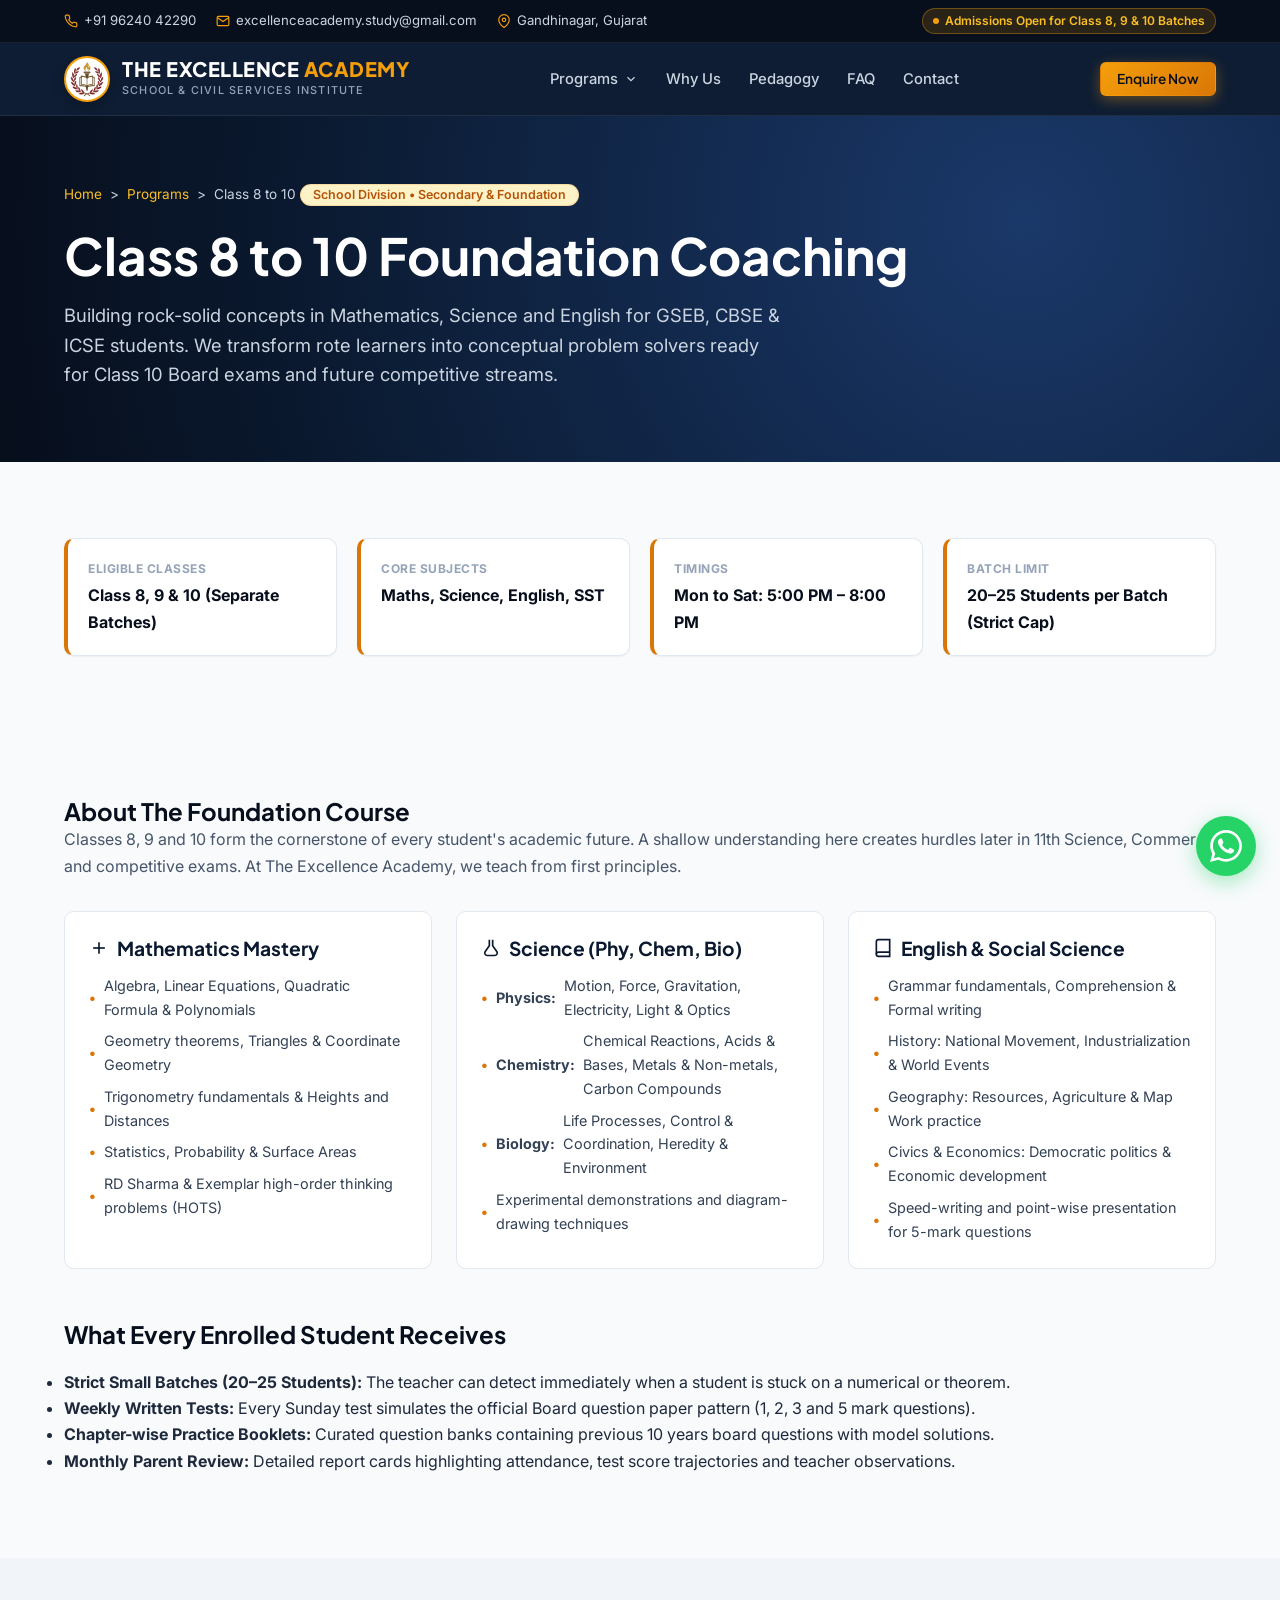
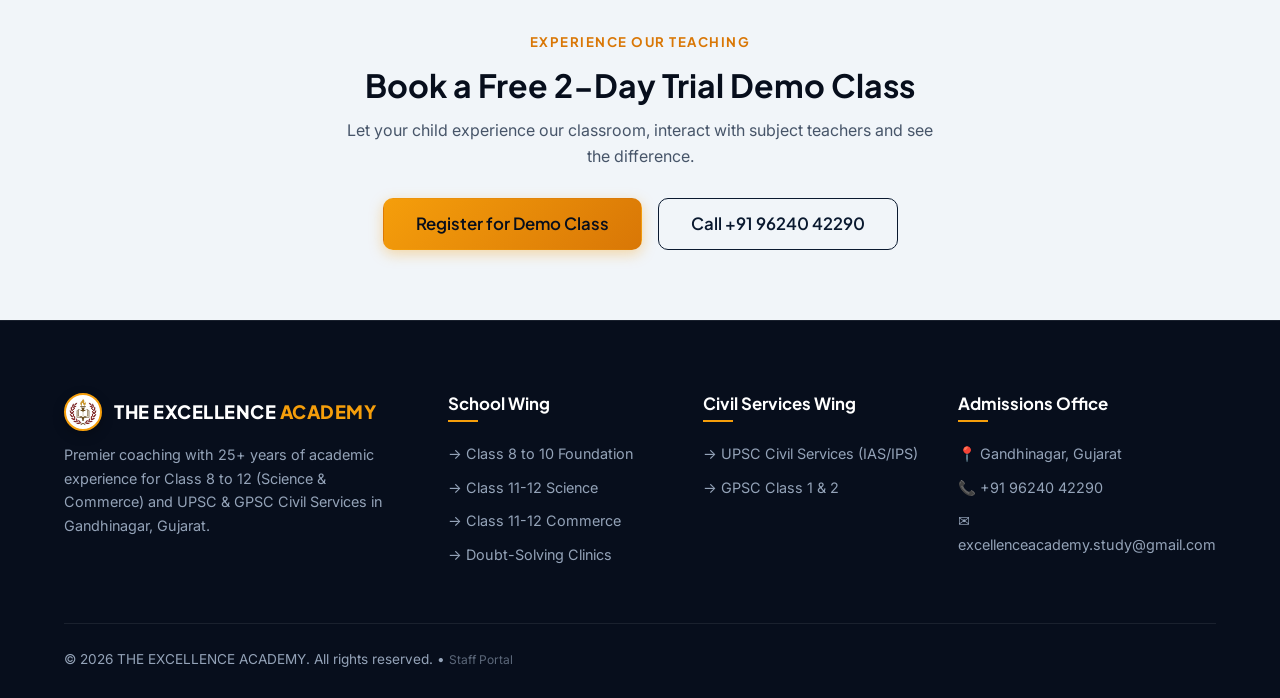
<file: class-8-10.html>
<!DOCTYPE html>
<html lang="en">
<head>
  <meta charset="utf-8">
  <meta name="viewport" content="width=device-width, initial-scale=1">
  <title>Class 8, 9 & 10 Foundation Coaching | THE EXCELLENCE ACADEMY Gandhinagar</title>
  <meta name="description" content="Strong foundation for GSEB, CBSE and ICSE Class 8 to 10 in Mathematics, Science and English. Small batches, board-pattern practice and Olympiad prep in Gandhinagar.">
  <link rel="preconnect" href="https://fonts.googleapis.com">
  <link rel="preconnect" href="https://fonts.gstatic.com" crossorigin>
  <link href="https://fonts.googleapis.com/css2?family=Inter:wght@400;500;600;700&family=Plus+Jakarta+Sans:wght@500;600;700;800&display=swap" rel="stylesheet">
  <link rel="stylesheet" href="style.css?v=3.0">
  <link rel="icon" type="image/png" sizes="32x32" href="favicon-32x32.png">
  <link rel="icon" type="image/png" sizes="192x192" href="favicon.png">
  <link rel="apple-touch-icon" href="favicon.png">
</head>
<body>

  <!-- TOP ANNOUNCEMENT BAR -->
  <div class="top-bar">
    <div class="wrap">
      <div class="top-info">
        <span class="top-item">
          <svg viewBox="0 0 24 24" fill="none" stroke="currentColor" stroke-width="2"><path d="M22 16.92v3a2 2 0 01-2.18 2 19.79 19.79 0 01-8.63-3.07 19.5 19.5 0 01-6-6 19.79 19.79 0 01-3.07-8.67A2 2 0 014.11 2h3a2 2 0 012 1.72 12.84 12.84 0 00.7 2.81 2 2 0 01-.45 2.11L8.09 9.91a16 16 0 006 6l1.27-1.27a2 2 0 012.11-.45 12.84 12.84 0 002.81.7A2 2 0 0122 16.92z"/></svg>
          <a href="tel:+919624042290">+91 96240 42290</a>
        </span>
        <span class="top-item">
          <svg viewBox="0 0 24 24" fill="none" stroke="currentColor" stroke-width="2"><path d="M4 4h16c1.1 0 2 .9 2 2v12c0 1.1-.9 2-2 2H4c-1.1 0-2-.9-2-2V6c0-1.1.9-2 2-2z"/><polyline points="22,6 12,13 2,6"/></svg>
          <a href="mailto:excellenceacademy.study@gmail.com">excellenceacademy.study@gmail.com</a>
        </span>
        <span class="top-item">
          <svg viewBox="0 0 24 24" fill="none" stroke="currentColor" stroke-width="2"><path d="M21 10c0 7-9 13-9 13s-9-6-9-13a9 9 0 0118 0z"/><circle cx="12" cy="10" r="3"/></svg>
          <span>Gandhinagar, Gujarat</span>
        </span>
      </div>
      <div class="top-badge">
        <span class="pulse"></span> Admissions Open for Class 8, 9 &amp; 10 Batches
      </div>
    </div>
  </div>

  <!-- MAIN HEADER / NAVBAR -->
  <header>
    <div class="wrap">
      <a class="brand" href="index.html">
        <div class="brand-crest">
          <img src="logo.png" alt="The Excellence Academy Crest Logo" width="40" height="40">
        </div>
        <div class="brand-text">
          <span class="brand-name">THE EXCELLENCE <span>ACADEMY</span></span>
          <span class="brand-sub">School & Civil Services Institute</span>
        </div>
      </a>

      <nav class="nav-desktop">
        <div class="nav-dropdown">
          <button class="dropdown-btn" type="button" aria-haspopup="true" aria-expanded="false">
            Programs
            <svg viewBox="0 0 24 24" fill="none" stroke="currentColor" stroke-width="2"><polyline points="6 9 12 15 18 9"/></svg>
          </button>
          <div class="dropdown-menu mega-menu">
            <div>
              <div class="menu-category-title">School Division</div>
              <a class="dropdown-item" href="class-8-10.html">
                <div class="dropdown-icon"><svg viewBox="0 0 24 24" fill="none" stroke="currentColor" stroke-width="2"><path d="M4 19.5A2.5 2.5 0 0 1 6.5 17H20"/><path d="M6.5 2H20v20H6.5A2.5 2.5 0 0 1 4 19.5v-15A2.5 2.5 0 0 1 6.5 2z"/></svg></div>
                <div class="dropdown-content"><h4>Class 8 to 10</h4><p>Maths, Science & Olympiad base</p></div>
              </a>
              <a class="dropdown-item" href="class-11-12-science.html">
                <div class="dropdown-icon"><svg viewBox="0 0 24 24" fill="none" stroke="currentColor" stroke-width="2"><path d="M10 2v7.31L4.89 16.5A3 3 0 0 0 7.39 21h9.22a3 3 0 0 0 2.5-4.5L14 9.31V2"/></svg></div>
                <div class="dropdown-content"><h4>Class 11 & 12 Science</h4><p>PCM/PCB, JEE, NEET & GUJCET</p></div>
              </a>
              <a class="dropdown-item" href="class-11-12-commerce.html">
                <div class="dropdown-icon"><svg viewBox="0 0 24 24" fill="none" stroke="currentColor" stroke-width="2"><line x1="12" y1="1" x2="12" y2="23"/><path d="M17 5H9.5a3.5 3.5 0 0 0 0 7h5a3.5 3.5 0 0 1 0 7H6"/></svg></div>
                <div class="dropdown-content"><h4>Class 11 & 12 Commerce</h4><p>Accounts, Stats, Economics & CA Base</p></div>
              </a>
            </div>
            <div>
              <div class="menu-category-title">Civil Services & Support</div>
              <a class="dropdown-item" href="upsc.html">
                <div class="dropdown-icon"><svg viewBox="0 0 24 24" fill="none" stroke="currentColor" stroke-width="2"><circle cx="12" cy="12" r="10"/><path d="M12 2a14.5 14.5 0 0 0 0 20 14.5 14.5 0 0 0 0-20"/><path d="M2 12h20"/></svg></div>
                <div class="dropdown-content"><h4>UPSC Civil Services</h4><p>IAS / IPS Prelims, Mains & Interview</p></div>
              </a>
              <a class="dropdown-item" href="gpsc.html">
                <div class="dropdown-icon"><svg viewBox="0 0 24 24" fill="none" stroke="currentColor" stroke-width="2"><polygon points="12 2 15.09 8.26 22 9.27 17 14.14 18.18 21.02 12 17.77 5.82 21.02 7 14.14 2 9.27 8.91 8.26 12 2"/></svg></div>
                <div class="dropdown-content"><h4>GPSC Class 1 & 2</h4><p>Gujarat Administrative Services prep</p></div>
              </a>
              <a class="dropdown-item" href="doubt-solving.html">
                <div class="dropdown-icon"><svg viewBox="0 0 24 24" fill="none" stroke="currentColor" stroke-width="2"><circle cx="12" cy="12" r="10"/><path d="M9.09 9a3 3 0 0 1 5.83 1c0 2-3 3-3 3"/><line x1="12" y1="17" x2="12.01" y2="17"/></svg></div>
                <div class="dropdown-content"><h4>Doubt Solving Clinic</h4><p>Weekend 1-on-1 problem resolution</p></div>
              </a>
            </div>
          </div>
        </div>

        <a class="nav-link" href="index.html#why">Why Us</a>
        <a class="nav-link" href="index.html#methodology">Pedagogy</a>
        <a class="nav-link" href="index.html#faq">FAQ</a>
        <a class="nav-link" href="index.html#contact">Contact</a>
      </nav>

      <div class="nav-actions">
        <a class="btn btn-primary btn-sm" href="#enquire" data-enq data-course="Class 8-10">Enquire Now</a>
        <button class="mobile-toggle" id="mobileToggle" type="button" aria-label="Open Navigation Menu">
          <svg viewBox="0 0 24 24" fill="none" stroke="currentColor" stroke-width="2"><line x1="3" y1="12" x2="21" y2="12"/><line x1="3" y1="6" x2="21" y2="6"/><line x1="3" y1="18" x2="21" y2="18"/></svg>
        </button>
      </div>
    </div>
  </header>

  <!-- MOBILE NAV DRAWER -->
  <div class="mobile-backdrop" id="mobileBackdrop"></div>
  <aside class="mobile-nav" id="mobileNav">
    <div class="mobile-header">
      <div class="brand">
        <div class="brand-crest" style="width:36px;height:36px;">
          <img src="logo.png" alt="The Excellence Academy Logo" width="30" height="30">
        </div>
        <span class="brand-name" style="font-size:1.1rem;">THE EXCELLENCE <span>ACADEMY</span></span>
      </div>
      <button class="mobile-close" id="mobileClose" type="button">&times;</button>
    </div>
    <div class="mobile-menu-items">
      <a href="index.html">Home</a>
      <div class="mobile-sub-heading">Programs</div>
      <a href="class-8-10.html" class="active">Class 8 to 10 Foundation</a>
      <a href="class-11-12-science.html">Class 11 & 12 Science</a>
      <a href="class-11-12-commerce.html">Class 11 & 12 Commerce</a>
      <a href="upsc.html">UPSC Civil Services</a>
      <a href="gpsc.html">GPSC Class 1 & 2</a>
      <a href="doubt-solving.html">Doubt-Solving Sessions</a>
      <div class="mobile-sub-heading">Info</div>
      <a href="index.html#contact">Contact Gandhinagar</a>
    </div>
    <div style="margin-top:auto; padding-top:16px;">
      <a class="btn btn-primary btn-block" href="#enquire" data-enq data-course="Class 8-10">Book Free Demo</a>
    </div>
  </aside>

  <main>
    <!-- INNER HERO -->
    <div class="inner-hero">
      <div class="wrap">
        <div class="breadcrumb">
          <a href="index.html">Home</a> &gt; <a href="index.html#courses">Programs</a> &gt; <span>Class 8 to 10</span>
        </div>
        <span class="badge badge-gold" style="margin-bottom:12px;">School Division • Secondary &amp; Foundation</span>
        <h1>Class 8 to 10 Foundation Coaching</h1>
        <p class="inner-lead">
          Building rock-solid concepts in Mathematics, Science and English for GSEB, CBSE &amp; ICSE students. We transform rote learners into conceptual problem solvers ready for Class 10 Board exams and future competitive streams.
        </p>
      </div>
    </div>

    <!-- PROGRAM SNAPSHOT -->
    <section style="padding: 40px 0 20px;">
      <div class="wrap">
        <div class="snapshot-grid">
          <div class="snapshot-item">
            <span class="label">Eligible Classes</span>
            <span class="value">Class 8, 9 &amp; 10 (Separate Batches)</span>
          </div>
          <div class="snapshot-item">
            <span class="label">Core Subjects</span>
            <span class="value">Maths, Science, English, SST</span>
          </div>
          <div class="snapshot-item">
            <span class="label">Timings</span>
            <span class="value">Mon to Sat: 5:00 PM – 8:00 PM</span>
          </div>
          <div class="snapshot-item">
            <span class="label">Batch Limit</span>
            <span class="value">20–25 Students per Batch (Strict Cap)</span>
          </div>
        </div>
      </div>
    </section>

    <!-- DETAILED COURSE SYLLABUS & FEATURES -->
    <section>
      <div class="wrap">
        <h2>About The Foundation Course</h2>
        <p class="sub">Classes 8, 9 and 10 form the cornerstone of every student's academic future. A shallow understanding here creates hurdles later in 11th Science, Commerce and competitive exams. At The Excellence Academy, we teach from first principles.</p>

        <div class="curriculum-grid">
          <!-- Card 1: Maths -->
          <div class="curriculum-box">
            <h3>
              <svg width="20" height="20" viewBox="0 0 24 24" fill="none" stroke="currentColor" stroke-width="2"><line x1="12" y1="5" x2="12" y2="19"/><line x1="5" y1="12" x2="19" y2="12"/></svg>
              Mathematics Mastery
            </h3>
            <ul>
              <li>Algebra, Linear Equations, Quadratic Formula &amp; Polynomials</li>
              <li>Geometry theorems, Triangles &amp; Coordinate Geometry</li>
              <li>Trigonometry fundamentals &amp; Heights and Distances</li>
              <li>Statistics, Probability &amp; Surface Areas</li>
              <li>RD Sharma &amp; Exemplar high-order thinking problems (HOTS)</li>
            </ul>
          </div>

          <!-- Card 2: Science -->
          <div class="curriculum-box">
            <h3>
              <svg width="20" height="20" viewBox="0 0 24 24" fill="none" stroke="currentColor" stroke-width="2"><path d="M10 2v7.31L4.89 16.5A3 3 0 0 0 7.39 21h9.22a3 3 0 0 0 2.5-4.5L14 9.31V2"/></svg>
              Science (Phy, Chem, Bio)
            </h3>
            <ul>
              <li><strong>Physics:</strong> Motion, Force, Gravitation, Electricity, Light &amp; Optics</li>
              <li><strong>Chemistry:</strong> Chemical Reactions, Acids &amp; Bases, Metals &amp; Non-metals, Carbon Compounds</li>
              <li><strong>Biology:</strong> Life Processes, Control &amp; Coordination, Heredity &amp; Environment</li>
              <li>Experimental demonstrations and diagram-drawing techniques</li>
            </ul>
          </div>

          <!-- Card 3: Language & SST -->
          <div class="curriculum-box">
            <h3>
              <svg width="20" height="20" viewBox="0 0 24 24" fill="none" stroke="currentColor" stroke-width="2"><path d="M4 19.5A2.5 2.5 0 0 1 6.5 17H20"/><path d="M6.5 2H20v20H6.5A2.5 2.5 0 0 1 4 19.5v-15A2.5 2.5 0 0 1 6.5 2z"/></svg>
              English &amp; Social Science
            </h3>
            <ul>
              <li>Grammar fundamentals, Comprehension &amp; Formal writing</li>
              <li>History: National Movement, Industrialization &amp; World Events</li>
              <li>Geography: Resources, Agriculture &amp; Map Work practice</li>
              <li>Civics &amp; Economics: Democratic politics &amp; Economic development</li>
              <li>Speed-writing and point-wise presentation for 5-mark questions</li>
            </ul>
          </div>
        </div>

        <div style="margin-top: 50px;">
          <h2>What Every Enrolled Student Receives</h2>
          <ul class="list" style="margin-top:20px;">
            <li><strong>Strict Small Batches (20–25 Students):</strong> The teacher can detect immediately when a student is stuck on a numerical or theorem.</li>
            <li><strong>Weekly Written Tests:</strong> Every Sunday test simulates the official Board question paper pattern (1, 2, 3 and 5 mark questions).</li>
            <li><strong>Chapter-wise Practice Booklets:</strong> Curated question banks containing previous 10 years board questions with model solutions.</li>
            <li><strong>Monthly Parent Review:</strong> Detailed report cards highlighting attendance, test score trajectories and teacher observations.</li>
          </ul>
        </div>
      </div>
    </section>

    <!-- CTA & DEMO SECTION -->
    <section class="cta" id="enquire" style="background:var(--slate-100); padding: 70px 0;">
      <div class="wrap" style="text-align:center; max-width:640px;">
        <span class="section-subtitle">Experience Our Teaching</span>
        <h2 style="font-size:2rem; margin-bottom:12px;">Book a Free 2-Day Trial Demo Class</h2>
        <p style="margin-bottom:28px;">Let your child experience our classroom, interact with subject teachers and see the difference.</p>
        <div style="display:flex; justify-content:center; gap:16px; flex-wrap:wrap;">
          <a class="btn btn-primary btn-lg" href="index.html#contact" data-enq data-course="Class 8-10">Register for Demo Class</a>
          <a class="btn btn-outline btn-lg" href="tel:+919624042290">Call +91 96240 42290</a>
        </div>
      </div>
    </section>
  </main>

  <!-- FOOTER -->
  <footer>
    <div class="wrap">
      <div class="footer-top">
        <div class="footer-col">
          <div class="brand" style="margin-bottom:12px;">
            <div class="brand-crest" style="width:38px;height:38px;">
              <img src="logo.png" alt="The Excellence Academy Logo" width="32" height="32">
            </div>
            <span class="brand-name" style="font-size:1.15rem;">THE EXCELLENCE <span>ACADEMY</span></span>
          </div>
          <p>Premier coaching with 25+ years of academic experience for Class 8 to 12 (Science &amp; Commerce) and UPSC &amp; GPSC Civil Services in Gandhinagar, Gujarat.</p>
        </div>
        <div class="footer-col">
          <h4>School Wing</h4>
          <ul class="footer-links">
            <li><a href="class-8-10.html">&rarr; Class 8 to 10 Foundation</a></li>
            <li><a href="class-11-12-science.html">&rarr; Class 11-12 Science</a></li>
            <li><a href="class-11-12-commerce.html">&rarr; Class 11-12 Commerce</a></li>
            <li><a href="doubt-solving.html">&rarr; Doubt-Solving Clinics</a></li>
          </ul>
        </div>
        <div class="footer-col">
          <h4>Civil Services Wing</h4>
          <ul class="footer-links">
            <li><a href="upsc.html">&rarr; UPSC Civil Services (IAS/IPS)</a></li>
            <li><a href="gpsc.html">&rarr; GPSC Class 1 &amp; 2</a></li>
          </ul>
        </div>
        <div class="footer-col">
          <h4>Admissions Office</h4>
          <ul class="footer-links">
            <li><span>📍 Gandhinagar, Gujarat</span></li>
            <li><a href="tel:+919624042290">📞 +91 96240 42290</a></li>
            <li><a href="mailto:excellenceacademy.study@gmail.com">✉️ excellenceacademy.study@gmail.com</a></li>
          </ul>
        </div>
      </div>
      <div class="footer-bottom">
        <div>&copy; <span id="y"></span> THE EXCELLENCE ACADEMY. All rights reserved. &bull; <a href="admin.html" style="color:inherit;opacity:0.6;font-size:12px;text-decoration:none;" title="Staff / Admin CRM Portal">Staff Portal</a></div>
      </div>
    </div>
  </footer>

  <!-- MODAL POPUP -->
  <dialog id="pop" aria-labelledby="pt">
    <div class="modal-header">
      <button class="modal-close" type="button" aria-label="Close" id="px">&times;</button>
      <h2 id="pt">Enquire for Class 8 to 10</h2>
      <p>Reserve a demo seat or discuss batch timings with our counselor.</p>
    </div>
    <div class="modal-body">
      <form id="penq">
        <input type="hidden" name="source" value="Class 8-10 Page Enquiry">
        <div class="form-grid">
          <div class="form-group">
            <label for="mn">Student Name *</label>
            <input id="mn" name="name" type="text" placeholder="Enter student name" required>
          </div>
          <div class="form-group">
            <label for="mp">Mobile Phone (WhatsApp) *</label>
            <input id="mp" name="phone" type="tel" inputmode="tel" maxlength="14" autocomplete="tel" placeholder="10-digit mobile number" required>
          </div>
          <div class="form-group">
            <label for="mc">Select Class *</label>
            <select id="mc" name="cls" required>
              <option value="Class 8">Class 8 Foundation</option>
              <option value="Class 9">Class 9 Foundation</option>
              <option value="Class 10" selected>Class 10 Board Prep</option>
              <option value="Class 11 Science">Class 11 Science</option>
              <option value="Class 12 Science">Class 12 Science</option>
              <option value="Class 11 Commerce">Class 11 Commerce</option>
              <option value="Class 12 Commerce">Class 12 Commerce</option>
              <option value="UPSC Civil Services">UPSC Civil Services</option>
              <option value="GPSC Class 1 & 2">GPSC Class 1 &amp; 2</option>
            </select>
          </div>
          <button class="btn btn-primary btn-block btn-lg" type="submit">Submit Request</button>
          <div class="form-status" id="pmsg" role="status"></div>
        </div>
      </form>
    </div>
  </dialog>

  <iframe name="sink" id="sink" title="Form Submission Frame" hidden></iframe>

    <!-- MOBILE STICKY BOTTOM ACTION BAR -->
  <nav class="mobile-sticky-bar" aria-label="Quick Actions">
    <a href="tel:+919624042290" class="mbar-item mbar-call" aria-label="Call Admissions">
      <svg viewBox="0 0 24 24" fill="none" stroke="currentColor" stroke-width="2.2" stroke-linecap="round" stroke-linejoin="round"><path d="M22 16.92v3a2 2 0 0 1-2.18 2 19.79 19.79 0 0 1-8.63-3.07 19.5 19.5 0 0 1-6-6 19.79 19.79 0 0 1-3.07-8.67A2 2 0 0 1 4.11 2h3a2 2 0 0 1 2 1.72 12.84 12.84 0 0 0 .7 2.81 2 2 0 0 1-.45 2.11L8.09 9.91a16 16 0 0 0 6 6l1.27-1.27a2 2 0 0 1 2.11-.45 12.84 12.84 0 0 0 2.81.7A2 2 0 0 1 22 16.92z"/></svg>
      <span>Call</span>
    </a>
    <a href="https://wa.me/919624042290?text=Hello%20The%20Excellence%20Academy,%20I%20would%20like%20to%20enquire%20about%20admissions." target="_blank" rel="noopener noreferrer" class="mbar-item mbar-wa" aria-label="Chat on WhatsApp">
      <svg viewBox="0 0 24 24" fill="currentColor"><path d="M.057 24l1.687-6.163c-1.041-1.804-1.588-3.849-1.587-5.946.003-6.556 5.338-11.891 11.893-11.891 3.181.001 6.167 1.24 8.413 3.488 2.245 2.248 3.481 5.236 3.48 8.414-.003 6.557-5.338 11.892-11.893 11.892-1.99-.001-3.951-.5-5.688-1.448l-6.305 1.654zm6.597-3.807c1.676.995 3.276 1.591 5.392 1.592 5.448 0 9.886-4.434 9.889-9.885.002-5.462-4.415-9.89-9.881-9.892-5.452 0-9.887 4.434-9.889 9.884-.001 2.225.651 3.891 1.746 5.634l-.999 3.648 3.742-.981zm11.387-5.464c-.074-.124-.272-.198-.57-.347-.297-.149-1.758-.868-2.031-.967-.272-.099-.47-.149-.669.149-.198.297-.768.967-.941 1.165-.173.198-.347.223-.644.074-.297-.149-1.255-.462-2.39-1.475-.883-.788-1.48-1.761-1.653-2.059-.173-.297-.018-.458.13-.606.134-.133.297-.347.446-.521.151-.172.2-.296.3-.495.099-.198.05-.372-.025-.521-.075-.148-.669-1.611-.916-2.206-.242-.579-.487-.501-.669-.51l-.57-.01c-.198 0-.52.074-.792.372s-1.04 1.016-1.04 2.479 1.065 2.876 1.213 3.074c.149.198 2.095 3.2 5.076 4.487.709.306 1.263.489 1.694.626.712.226 1.36.194 1.872.118.571-.085 1.758-.719 2.006-1.413.248-.695.248-1.29.173-1.414z"/></svg>
      <span>WhatsApp</span>
    </a>
    <button type="button" class="mbar-item mbar-cta" data-enq aria-label="Book Free Demo Class">
      <svg viewBox="0 0 24 24" fill="none" stroke="currentColor" stroke-width="2.5"><polygon points="13 2 3 14 12 14 11 22 21 10 12 10 13 2"/></svg>
      <span>Free Demo</span>
    </button>
  </nav>

  <!-- WHATSAPP WIDGET -->
  <a class="wa-float" href="https://wa.me/919624042290?text=Hello%20The%20Excellence%20Academy,%20I%20am%20interested%20in%20admissions%20for%20Class%208-10." target="_blank" rel="noopener noreferrer" aria-label="Chat on WhatsApp">
    <span class="wa-tooltip">Chat with Academic Counselor</span>
    <svg viewBox="0 0 24 24"><path d="M.057 24l1.687-6.163c-1.041-1.804-1.588-3.849-1.587-5.946.003-6.556 5.338-11.891 11.893-11.891 3.181.001 6.167 1.24 8.413 3.488 2.245 2.248 3.481 5.236 3.48 8.414-.003 6.557-5.338 11.892-11.893 11.892-1.99-.001-3.951-.5-5.688-1.448l-6.305 1.654zm6.597-3.807c1.676.995 3.276 1.591 5.392 1.592 5.448 0 9.886-4.434 9.889-9.885.002-5.462-4.415-9.89-9.881-9.892-5.452 0-9.887 4.434-9.889 9.884-.001 2.225.651 3.891 1.746 5.634l-.999 3.648 3.742-.981zm11.387-5.464c-.074-.124-.272-.198-.57-.347-.297-.149-1.758-.868-2.031-.967-.272-.099-.47-.149-.669.149-.198.297-.768.967-.941 1.165-.173.198-.347.223-.644.074-.297-.149-1.255-.462-2.39-1.475-.883-.788-1.48-1.761-1.653-2.059-.173-.297-.018-.458.13-.606.134-.133.297-.347.446-.521.151-.172.2-.296.3-.495.099-.198.05-.372-.025-.521-.075-.148-.669-1.611-.916-2.206-.242-.579-.487-.501-.669-.51l-.57-.01c-.198 0-.52.074-.792.372s-1.04 1.016-1.04 2.479 1.065 2.876 1.213 3.074c.149.198 2.095 3.2 5.076 4.487.709.306 1.263.489 1.694.626.712.226 1.36.194 1.872.118.571-.085 1.758-.719 2.006-1.413.248-.695.248-1.29.173-1.414z"/></svg>
  </a>

  <script src="site.js?v=3.2"></script>
</body>
</html>
</file>
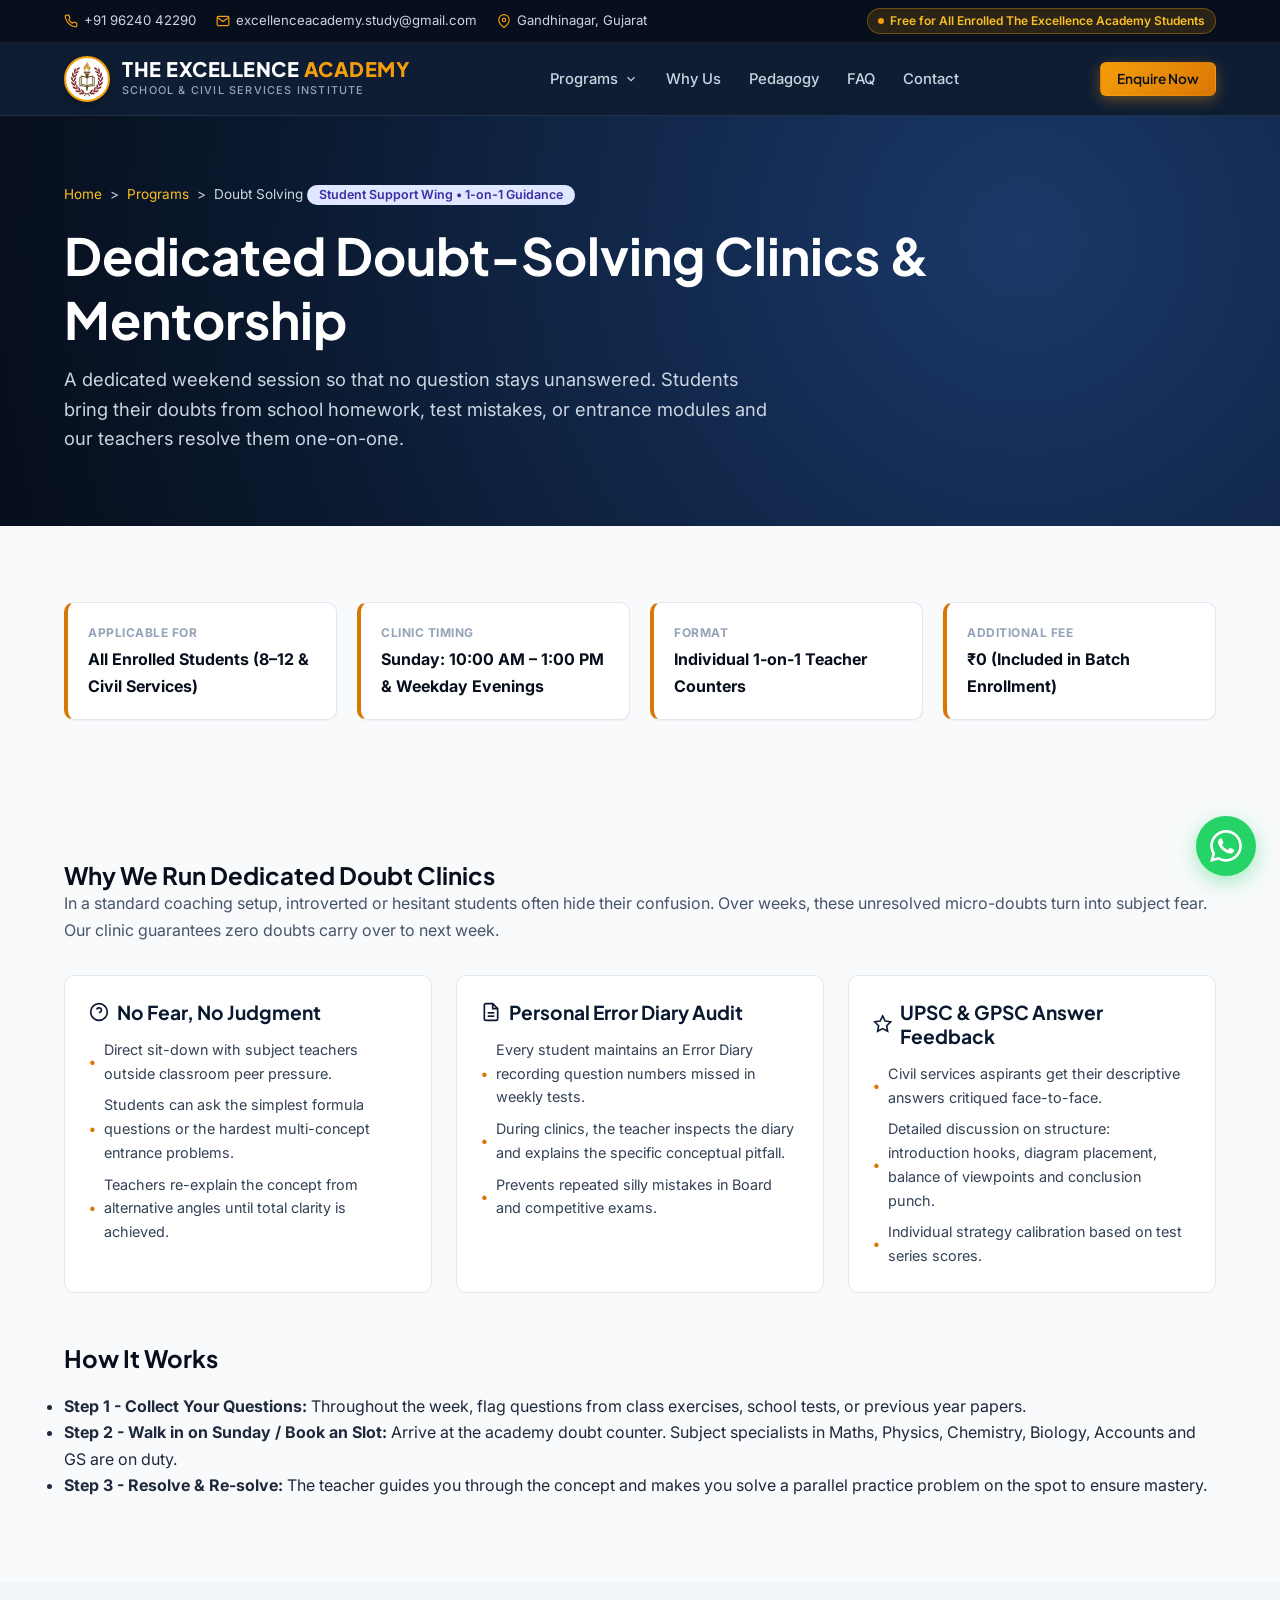
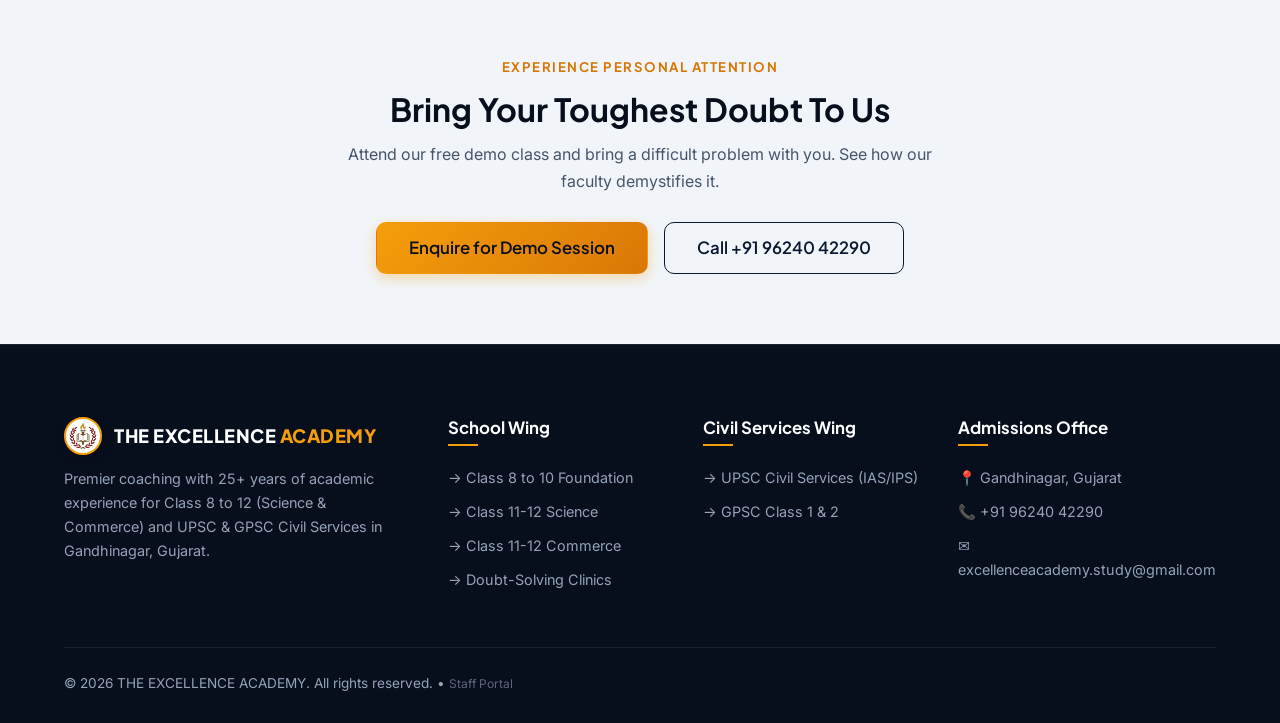
<file: doubt-solving.html>
<!DOCTYPE html>
<html lang="en">
<head>
  <meta charset="utf-8">
  <meta name="viewport" content="width=device-width, initial-scale=1">
  <title>Doubt-Solving Clinic & 1-on-1 Mentorship | THE EXCELLENCE ACADEMY Gandhinagar</title>
  <meta name="description" content="Dedicated 1-on-1 doubt solving and personalized academic mentorship at The Excellence Academy Gandhinagar. Never let a concept gap compound.">
  <link rel="preconnect" href="https://fonts.googleapis.com">
  <link rel="preconnect" href="https://fonts.gstatic.com" crossorigin>
  <link href="https://fonts.googleapis.com/css2?family=Inter:wght@400;500;600;700&family=Plus+Jakarta+Sans:wght@500;600;700;800&display=swap" rel="stylesheet">
  <link rel="stylesheet" href="style.css?v=3.0">
  <link rel="icon" type="image/png" sizes="32x32" href="favicon-32x32.png">
  <link rel="icon" type="image/png" sizes="192x192" href="favicon.png">
  <link rel="apple-touch-icon" href="favicon.png">
</head>
<body>

  <!-- TOP ANNOUNCEMENT BAR -->
  <div class="top-bar">
    <div class="wrap">
      <div class="top-info">
        <span class="top-item">
          <svg viewBox="0 0 24 24" fill="none" stroke="currentColor" stroke-width="2"><path d="M22 16.92v3a2 2 0 01-2.18 2 19.79 19.79 0 01-8.63-3.07 19.5 19.5 0 01-6-6 19.79 19.79 0 01-3.07-8.67A2 2 0 014.11 2h3a2 2 0 012 1.72 12.84 12.84 0 00.7 2.81 2 2 0 01-.45 2.11L8.09 9.91a16 16 0 006 6l1.27-1.27a2 2 0 012.11-.45 12.84 12.84 0 002.81.7A2 2 0 0122 16.92z"/></svg>
          <a href="tel:+919624042290">+91 96240 42290</a>
        </span>
        <span class="top-item">
          <svg viewBox="0 0 24 24" fill="none" stroke="currentColor" stroke-width="2"><path d="M4 4h16c1.1 0 2 .9 2 2v12c0 1.1-.9 2-2 2H4c-1.1 0-2-.9-2-2V6c0-1.1.9-2 2-2z"/><polyline points="22,6 12,13 2,6"/></svg>
          <a href="mailto:excellenceacademy.study@gmail.com">excellenceacademy.study@gmail.com</a>
        </span>
        <span class="top-item">
          <svg viewBox="0 0 24 24" fill="none" stroke="currentColor" stroke-width="2"><path d="M21 10c0 7-9 13-9 13s-9-6-9-13a9 9 0 0118 0z"/><circle cx="12" cy="10" r="3"/></svg>
          <span>Gandhinagar, Gujarat</span>
        </span>
      </div>
      <div class="top-badge">
        <span class="pulse"></span> Free for All Enrolled The Excellence Academy Students
      </div>
    </div>
  </div>

  <!-- MAIN HEADER / NAVBAR -->
  <header>
    <div class="wrap">
      <a class="brand" href="index.html">
        <div class="brand-crest">
          <img src="logo.png" alt="The Excellence Academy Crest Logo" width="40" height="40">
        </div>
        <div class="brand-text">
          <span class="brand-name">THE EXCELLENCE <span>ACADEMY</span></span>
          <span class="brand-sub">School & Civil Services Institute</span>
        </div>
      </a>

      <nav class="nav-desktop">
        <div class="nav-dropdown">
          <button class="dropdown-btn" type="button" aria-haspopup="true" aria-expanded="false">
            Programs
            <svg viewBox="0 0 24 24" fill="none" stroke="currentColor" stroke-width="2"><polyline points="6 9 12 15 18 9"/></svg>
          </button>
          <div class="dropdown-menu mega-menu">
            <div>
              <div class="menu-category-title">School Division</div>
              <a class="dropdown-item" href="class-8-10.html">
                <div class="dropdown-icon"><svg viewBox="0 0 24 24" fill="none" stroke="currentColor" stroke-width="2"><path d="M4 19.5A2.5 2.5 0 0 1 6.5 17H20"/><path d="M6.5 2H20v20H6.5A2.5 2.5 0 0 1 4 19.5v-15A2.5 2.5 0 0 1 6.5 2z"/></svg></div>
                <div class="dropdown-content"><h4>Class 8 to 10</h4><p>Maths, Science & Olympiad base</p></div>
              </a>
              <a class="dropdown-item" href="class-11-12-science.html">
                <div class="dropdown-icon"><svg viewBox="0 0 24 24" fill="none" stroke="currentColor" stroke-width="2"><path d="M10 2v7.31L4.89 16.5A3 3 0 0 0 7.39 21h9.22a3 3 0 0 0 2.5-4.5L14 9.31V2"/></svg></div>
                <div class="dropdown-content"><h4>Class 11 & 12 Science</h4><p>PCM/PCB, JEE, NEET & GUJCET</p></div>
              </a>
              <a class="dropdown-item" href="class-11-12-commerce.html">
                <div class="dropdown-icon"><svg viewBox="0 0 24 24" fill="none" stroke="currentColor" stroke-width="2"><line x1="12" y1="1" x2="12" y2="23"/><path d="M17 5H9.5a3.5 3.5 0 0 0 0 7h5a3.5 3.5 0 0 1 0 7H6"/></svg></div>
                <div class="dropdown-content"><h4>Class 11 & 12 Commerce</h4><p>Accounts, Stats, Economics & CA Base</p></div>
              </a>
            </div>
            <div>
              <div class="menu-category-title">Civil Services & Support</div>
              <a class="dropdown-item" href="upsc.html">
                <div class="dropdown-icon"><svg viewBox="0 0 24 24" fill="none" stroke="currentColor" stroke-width="2"><circle cx="12" cy="12" r="10"/><path d="M12 2a14.5 14.5 0 0 0 0 20 14.5 14.5 0 0 0 0-20"/><path d="M2 12h20"/></svg></div>
                <div class="dropdown-content"><h4>UPSC Civil Services</h4><p>IAS / IPS Prelims, Mains & Interview</p></div>
              </a>
              <a class="dropdown-item" href="gpsc.html">
                <div class="dropdown-icon"><svg viewBox="0 0 24 24" fill="none" stroke="currentColor" stroke-width="2"><polygon points="12 2 15.09 8.26 22 9.27 17 14.14 18.18 21.02 12 17.77 5.82 21.02 7 14.14 2 9.27 8.91 8.26 12 2"/></svg></div>
                <div class="dropdown-content"><h4>GPSC Class 1 & 2</h4><p>Gujarat Administrative Services prep</p></div>
              </a>
              <a class="dropdown-item" href="doubt-solving.html">
                <div class="dropdown-icon"><svg viewBox="0 0 24 24" fill="none" stroke="currentColor" stroke-width="2"><circle cx="12" cy="12" r="10"/><path d="M9.09 9a3 3 0 0 1 5.83 1c0 2-3 3-3 3"/><line x1="12" y1="17" x2="12.01" y2="17"/></svg></div>
                <div class="dropdown-content"><h4>Doubt Solving Clinic</h4><p>Weekend 1-on-1 problem resolution</p></div>
              </a>
            </div>
          </div>
        </div>

        <a class="nav-link" href="index.html#why">Why Us</a>
        <a class="nav-link" href="index.html#methodology">Pedagogy</a>
        <a class="nav-link" href="index.html#faq">FAQ</a>
        <a class="nav-link" href="index.html#contact">Contact</a>
      </nav>

      <div class="nav-actions">
        <a class="btn btn-primary btn-sm" href="#enquire" data-enq data-course="Doubt Solving Clinic">Enquire Now</a>
        <button class="mobile-toggle" id="mobileToggle" type="button" aria-label="Open Navigation Menu">
          <svg viewBox="0 0 24 24" fill="none" stroke="currentColor" stroke-width="2"><line x1="3" y1="12" x2="21" y2="12"/><line x1="3" y1="6" x2="21" y2="6"/><line x1="3" y1="18" x2="21" y2="18"/></svg>
        </button>
      </div>
    </div>
  </header>

  <!-- MOBILE NAV DRAWER -->
  <div class="mobile-backdrop" id="mobileBackdrop"></div>
  <aside class="mobile-nav" id="mobileNav">
    <div class="mobile-header">
      <div class="brand">
        <div class="brand-crest" style="width:36px;height:36px;">
          <img src="logo.png" alt="The Excellence Academy Logo" width="30" height="30">
        </div>
        <span class="brand-name" style="font-size:1.1rem;">THE EXCELLENCE <span>ACADEMY</span></span>
      </div>
      <button class="mobile-close" id="mobileClose" type="button">&times;</button>
    </div>
    <div class="mobile-menu-items">
      <a href="index.html">Home</a>
      <div class="mobile-sub-heading">Programs</div>
      <a href="class-8-10.html">Class 8 to 10 Foundation</a>
      <a href="class-11-12-science.html">Class 11 & 12 Science</a>
      <a href="class-11-12-commerce.html">Class 11 & 12 Commerce</a>
      <a href="upsc.html">UPSC Civil Services</a>
      <a href="gpsc.html">GPSC Class 1 & 2</a>
      <a href="doubt-solving.html" class="active">Doubt-Solving Sessions</a>
      <div class="mobile-sub-heading">Info</div>
      <a href="index.html#contact">Contact Gandhinagar</a>
    </div>
    <div style="margin-top:auto; padding-top:16px;">
      <a class="btn btn-primary btn-block" href="#enquire" data-enq data-course="Doubt Solving Clinic">Book Free Session</a>
    </div>
  </aside>

  <main>
    <!-- INNER HERO -->
    <div class="inner-hero">
      <div class="wrap">
        <div class="breadcrumb">
          <a href="index.html">Home</a> &gt; <a href="index.html#courses">Programs</a> &gt; <span>Doubt Solving</span>
        </div>
        <span class="badge badge-navy" style="background:#e0e7ff; color:#3730a3; margin-bottom:12px;">Student Support Wing • 1-on-1 Guidance</span>
        <h1>Dedicated Doubt-Solving Clinics &amp; Mentorship</h1>
        <p class="inner-lead">
          A dedicated weekend session so that no question stays unanswered. Students bring their doubts from school homework, test mistakes, or entrance modules and our teachers resolve them one-on-one.
        </p>
      </div>
    </div>

    <!-- PROGRAM SNAPSHOT -->
    <section style="padding: 40px 0 20px;">
      <div class="wrap">
        <div class="snapshot-grid">
          <div class="snapshot-item">
            <span class="label">Applicable For</span>
            <span class="value">All Enrolled Students (8–12 &amp; Civil Services)</span>
          </div>
          <div class="snapshot-item">
            <span class="label">Clinic Timing</span>
            <span class="value">Sunday: 10:00 AM – 1:00 PM &amp; Weekday Evenings</span>
          </div>
          <div class="snapshot-item">
            <span class="label">Format</span>
            <span class="value">Individual 1-on-1 Teacher Counters</span>
          </div>
          <div class="snapshot-item">
            <span class="label">Additional Fee</span>
            <span class="value">₹0 (Included in Batch Enrollment)</span>
          </div>
        </div>
      </div>
    </section>

    <!-- DETAILED COURSE SYLLABUS & FEATURES -->
    <section>
      <div class="wrap">
        <h2>Why We Run Dedicated Doubt Clinics</h2>
        <p class="sub">In a standard coaching setup, introverted or hesitant students often hide their confusion. Over weeks, these unresolved micro-doubts turn into subject fear. Our clinic guarantees zero doubts carry over to next week.</p>

        <div class="curriculum-grid">
          <!-- Card 1 -->
          <div class="curriculum-box">
            <h3>
              <svg width="20" height="20" viewBox="0 0 24 24" fill="none" stroke="currentColor" stroke-width="2"><circle cx="12" cy="12" r="10"/><path d="M9.09 9a3 3 0 0 1 5.83 1c0 2-3 3-3 3"/><line x1="12" y1="17" x2="12.01" y2="17"/></svg>
              No Fear, No Judgment
            </h3>
            <ul>
              <li>Direct sit-down with subject teachers outside classroom peer pressure.</li>
              <li>Students can ask the simplest formula questions or the hardest multi-concept entrance problems.</li>
              <li>Teachers re-explain the concept from alternative angles until total clarity is achieved.</li>
            </ul>
          </div>

          <!-- Card 2 -->
          <div class="curriculum-box">
            <h3>
              <svg width="20" height="20" viewBox="0 0 24 24" fill="none" stroke="currentColor" stroke-width="2"><path d="M14 2H6a2 2 0 0 0-2 2v16a2 2 0 0 0 2 2h12a2 2 0 0 0 2-2V8z"/><polyline points="14 2 14 8 20 8"/><line x1="16" y1="13" x2="8" y2="13"/><line x1="16" y1="17" x2="8" y2="17"/></svg>
              Personal Error Diary Audit
            </h3>
            <ul>
              <li>Every student maintains an Error Diary recording question numbers missed in weekly tests.</li>
              <li>During clinics, the teacher inspects the diary and explains the specific conceptual pitfall.</li>
              <li>Prevents repeated silly mistakes in Board and competitive exams.</li>
            </ul>
          </div>

          <!-- Card 3 -->
          <div class="curriculum-box">
            <h3>
              <svg width="20" height="20" viewBox="0 0 24 24" fill="none" stroke="currentColor" stroke-width="2"><polygon points="12 2 15.09 8.26 22 9.27 17 14.14 18.18 21.02 12 17.77 5.82 21.02 7 14.14 2 9.27 8.91 8.26 12 2"/></svg>
              UPSC &amp; GPSC Answer Feedback
            </h3>
            <ul>
              <li>Civil services aspirants get their descriptive answers critiqued face-to-face.</li>
              <li>Detailed discussion on structure: introduction hooks, diagram placement, balance of viewpoints and conclusion punch.</li>
              <li>Individual strategy calibration based on test series scores.</li>
            </ul>
          </div>
        </div>

        <div style="margin-top: 50px;">
          <h2>How It Works</h2>
          <ul class="list" style="margin-top:20px;">
            <li><strong>Step 1 - Collect Your Questions:</strong> Throughout the week, flag questions from class exercises, school tests, or previous year papers.</li>
            <li><strong>Step 2 - Walk in on Sunday / Book an Slot:</strong> Arrive at the academy doubt counter. Subject specialists in Maths, Physics, Chemistry, Biology, Accounts and GS are on duty.</li>
            <li><strong>Step 3 - Resolve &amp; Re-solve:</strong> The teacher guides you through the concept and makes you solve a parallel practice problem on the spot to ensure mastery.</li>
          </ul>
        </div>
      </div>
    </section>

    <!-- CTA & DEMO SECTION -->
    <section class="cta" id="enquire" style="background:var(--slate-100); padding: 70px 0;">
      <div class="wrap" style="text-align:center; max-width:640px;">
        <span class="section-subtitle">Experience Personal Attention</span>
        <h2 style="font-size:2rem; margin-bottom:12px;">Bring Your Toughest Doubt To Us</h2>
        <p style="margin-bottom:28px;">Attend our free demo class and bring a difficult problem with you. See how our faculty demystifies it.</p>
        <div style="display:flex; justify-content:center; gap:16px; flex-wrap:wrap;">
          <a class="btn btn-primary btn-lg" href="index.html#contact" data-enq data-course="Doubt Solving Clinic">Enquire for Demo Session</a>
          <a class="btn btn-outline btn-lg" href="tel:+919624042290">Call +91 96240 42290</a>
        </div>
      </div>
    </section>
  </main>

  <!-- FOOTER -->
  <footer>
    <div class="wrap">
      <div class="footer-top">
        <div class="footer-col">
          <div class="brand" style="margin-bottom:12px;">
            <div class="brand-crest" style="width:38px;height:38px;">
              <img src="logo.png" alt="The Excellence Academy Logo" width="32" height="32">
            </div>
            <span class="brand-name" style="font-size:1.15rem;">THE EXCELLENCE <span>ACADEMY</span></span>
          </div>
          <p>Premier coaching with 25+ years of academic experience for Class 8 to 12 (Science &amp; Commerce) and UPSC &amp; GPSC Civil Services in Gandhinagar, Gujarat.</p>
        </div>
        <div class="footer-col">
          <h4>School Wing</h4>
          <ul class="footer-links">
            <li><a href="class-8-10.html">&rarr; Class 8 to 10 Foundation</a></li>
            <li><a href="class-11-12-science.html">&rarr; Class 11-12 Science</a></li>
            <li><a href="class-11-12-commerce.html">&rarr; Class 11-12 Commerce</a></li>
            <li><a href="doubt-solving.html">&rarr; Doubt-Solving Clinics</a></li>
          </ul>
        </div>
        <div class="footer-col">
          <h4>Civil Services Wing</h4>
          <ul class="footer-links">
            <li><a href="upsc.html">&rarr; UPSC Civil Services (IAS/IPS)</a></li>
            <li><a href="gpsc.html">&rarr; GPSC Class 1 &amp; 2</a></li>
          </ul>
        </div>
        <div class="footer-col">
          <h4>Admissions Office</h4>
          <ul class="footer-links">
            <li><span>📍 Gandhinagar, Gujarat</span></li>
            <li><a href="tel:+919624042290">📞 +91 96240 42290</a></li>
            <li><a href="mailto:excellenceacademy.study@gmail.com">✉️ excellenceacademy.study@gmail.com</a></li>
          </ul>
        </div>
      </div>
      <div class="footer-bottom">
        <div>&copy; <span id="y"></span> THE EXCELLENCE ACADEMY. All rights reserved. &bull; <a href="admin.html" style="color:inherit;opacity:0.6;font-size:12px;text-decoration:none;" title="Staff / Admin CRM Portal">Staff Portal</a></div>
      </div>
    </div>
  </footer>

  <!-- MODAL POPUP -->
  <dialog id="pop" aria-labelledby="pt">
    <div class="modal-header">
      <button class="modal-close" type="button" aria-label="Close" id="px">&times;</button>
      <h2 id="pt">Enquire for Doubt Solving &amp; Mentorship</h2>
      <p>Consult with our academic mentors to resolve your subject challenges.</p>
    </div>
    <div class="modal-body">
      <form id="penq">
        <input type="hidden" name="source" value="Doubt Solving Page Enquiry">
        <div class="form-grid">
          <div class="form-group">
            <label for="mn">Student Name *</label>
            <input id="mn" name="name" type="text" placeholder="Enter student name" required>
          </div>
          <div class="form-group">
            <label for="mp">Mobile Phone (WhatsApp) *</label>
            <input id="mp" name="phone" type="tel" inputmode="tel" maxlength="14" autocomplete="tel" placeholder="10-digit mobile number" required>
          </div>
          <div class="form-group">
            <label for="mc">Select Current Course *</label>
            <select id="mc" name="cls" required>
              <option value="Doubt Solving Clinic" selected>Doubt Solving &amp; Mentorship</option>
              <option value="Class 11 Science">Class 11 Science</option>
              <option value="Class 12 Science">Class 12 Science</option>
              <option value="Class 11 Commerce">Class 11 Commerce</option>
              <option value="Class 12 Commerce">Class 12 Commerce</option>
              <option value="Class 10">Class 10 Board</option>
              <option value="Class 8-9">Class 8-9 Foundation</option>
              <option value="UPSC Civil Services">UPSC Civil Services</option>
              <option value="GPSC Class 1 & 2">GPSC Class 1 &amp; 2</option>
            </select>
          </div>
          <button class="btn btn-primary btn-block btn-lg" type="submit">Submit Request</button>
          <div class="form-status" id="pmsg" role="status"></div>
        </div>
      </form>
    </div>
  </dialog>

  <iframe name="sink" id="sink" title="Form Submission Frame" hidden></iframe>

    <!-- MOBILE STICKY BOTTOM ACTION BAR -->
  <nav class="mobile-sticky-bar" aria-label="Quick Actions">
    <a href="tel:+919624042290" class="mbar-item mbar-call" aria-label="Call Admissions">
      <svg viewBox="0 0 24 24" fill="none" stroke="currentColor" stroke-width="2.2" stroke-linecap="round" stroke-linejoin="round"><path d="M22 16.92v3a2 2 0 0 1-2.18 2 19.79 19.79 0 0 1-8.63-3.07 19.5 19.5 0 0 1-6-6 19.79 19.79 0 0 1-3.07-8.67A2 2 0 0 1 4.11 2h3a2 2 0 0 1 2 1.72 12.84 12.84 0 0 0 .7 2.81 2 2 0 0 1-.45 2.11L8.09 9.91a16 16 0 0 0 6 6l1.27-1.27a2 2 0 0 1 2.11-.45 12.84 12.84 0 0 0 2.81.7A2 2 0 0 1 22 16.92z"/></svg>
      <span>Call</span>
    </a>
    <a href="https://wa.me/919624042290?text=Hello%20The%20Excellence%20Academy,%20I%20would%20like%20to%20enquire%20about%20admissions." target="_blank" rel="noopener noreferrer" class="mbar-item mbar-wa" aria-label="Chat on WhatsApp">
      <svg viewBox="0 0 24 24" fill="currentColor"><path d="M.057 24l1.687-6.163c-1.041-1.804-1.588-3.849-1.587-5.946.003-6.556 5.338-11.891 11.893-11.891 3.181.001 6.167 1.24 8.413 3.488 2.245 2.248 3.481 5.236 3.48 8.414-.003 6.557-5.338 11.892-11.893 11.892-1.99-.001-3.951-.5-5.688-1.448l-6.305 1.654zm6.597-3.807c1.676.995 3.276 1.591 5.392 1.592 5.448 0 9.886-4.434 9.889-9.885.002-5.462-4.415-9.89-9.881-9.892-5.452 0-9.887 4.434-9.889 9.884-.001 2.225.651 3.891 1.746 5.634l-.999 3.648 3.742-.981zm11.387-5.464c-.074-.124-.272-.198-.57-.347-.297-.149-1.758-.868-2.031-.967-.272-.099-.47-.149-.669.149-.198.297-.768.967-.941 1.165-.173.198-.347.223-.644.074-.297-.149-1.255-.462-2.39-1.475-.883-.788-1.48-1.761-1.653-2.059-.173-.297-.018-.458.13-.606.134-.133.297-.347.446-.521.151-.172.2-.296.3-.495.099-.198.05-.372-.025-.521-.075-.148-.669-1.611-.916-2.206-.242-.579-.487-.501-.669-.51l-.57-.01c-.198 0-.52.074-.792.372s-1.04 1.016-1.04 2.479 1.065 2.876 1.213 3.074c.149.198 2.095 3.2 5.076 4.487.709.306 1.263.489 1.694.626.712.226 1.36.194 1.872.118.571-.085 1.758-.719 2.006-1.413.248-.695.248-1.29.173-1.414z"/></svg>
      <span>WhatsApp</span>
    </a>
    <button type="button" class="mbar-item mbar-cta" data-enq aria-label="Book Free Demo Class">
      <svg viewBox="0 0 24 24" fill="none" stroke="currentColor" stroke-width="2.5"><polygon points="13 2 3 14 12 14 11 22 21 10 12 10 13 2"/></svg>
      <span>Free Demo</span>
    </button>
  </nav>

  <!-- WHATSAPP WIDGET -->
  <a class="wa-float" href="https://wa.me/919624042290?text=Hello%20The%20Excellence%20Academy,%20I%20have%20questions%20about%20your%20doubt-solving%20sessions." target="_blank" rel="noopener noreferrer" aria-label="Chat on WhatsApp">
    <span class="wa-tooltip">Chat with Mentor</span>
    <svg viewBox="0 0 24 24"><path d="M.057 24l1.687-6.163c-1.041-1.804-1.588-3.849-1.587-5.946.003-6.556 5.338-11.891 11.893-11.891 3.181.001 6.167 1.24 8.413 3.488 2.245 2.248 3.481 5.236 3.48 8.414-.003 6.557-5.338 11.892-11.893 11.892-1.99-.001-3.951-.5-5.688-1.448l-6.305 1.654zm6.597-3.807c1.676.995 3.276 1.591 5.392 1.592 5.448 0 9.886-4.434 9.889-9.885.002-5.462-4.415-9.89-9.881-9.892-5.452 0-9.887 4.434-9.889 9.884-.001 2.225.651 3.891 1.746 5.634l-.999 3.648 3.742-.981zm11.387-5.464c-.074-.124-.272-.198-.57-.347-.297-.149-1.758-.868-2.031-.967-.272-.099-.47-.149-.669.149-.198.297-.768.967-.941 1.165-.173.198-.347.223-.644.074-.297-.149-1.255-.462-2.39-1.475-.883-.788-1.48-1.761-1.653-2.059-.173-.297-.018-.458.13-.606.134-.133.297-.347.446-.521.151-.172.2-.296.3-.495.099-.198.05-.372-.025-.521-.075-.148-.669-1.611-.916-2.206-.242-.579-.487-.501-.669-.51l-.57-.01c-.198 0-.52.074-.792.372s-1.04 1.016-1.04 2.479 1.065 2.876 1.213 3.074c.149.198 2.095 3.2 5.076 4.487.709.306 1.263.489 1.694.626.712.226 1.36.194 1.872.118.571-.085 1.758-.719 2.006-1.413.248-.695.248-1.29.173-1.414z"/></svg>
  </a>

  <script src="site.js?v=3.2"></script>
</body>
</html>
</file>
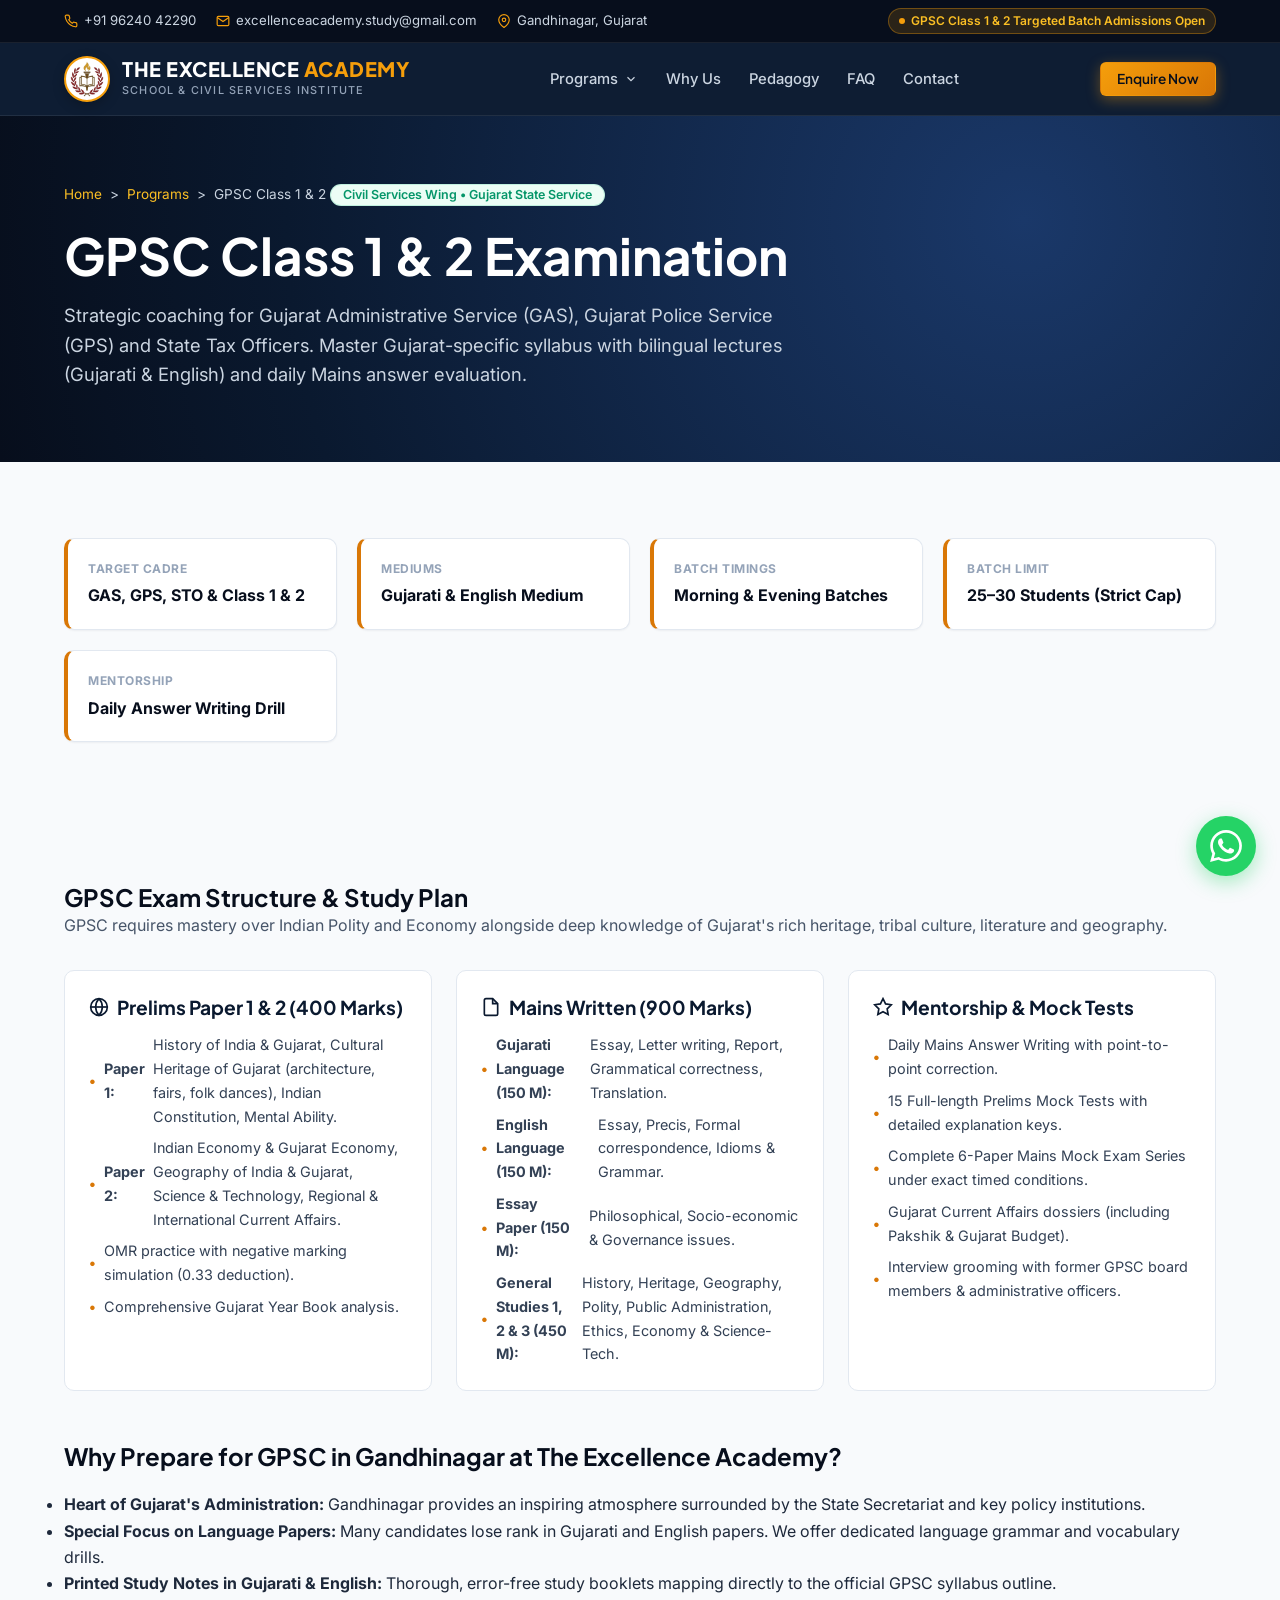
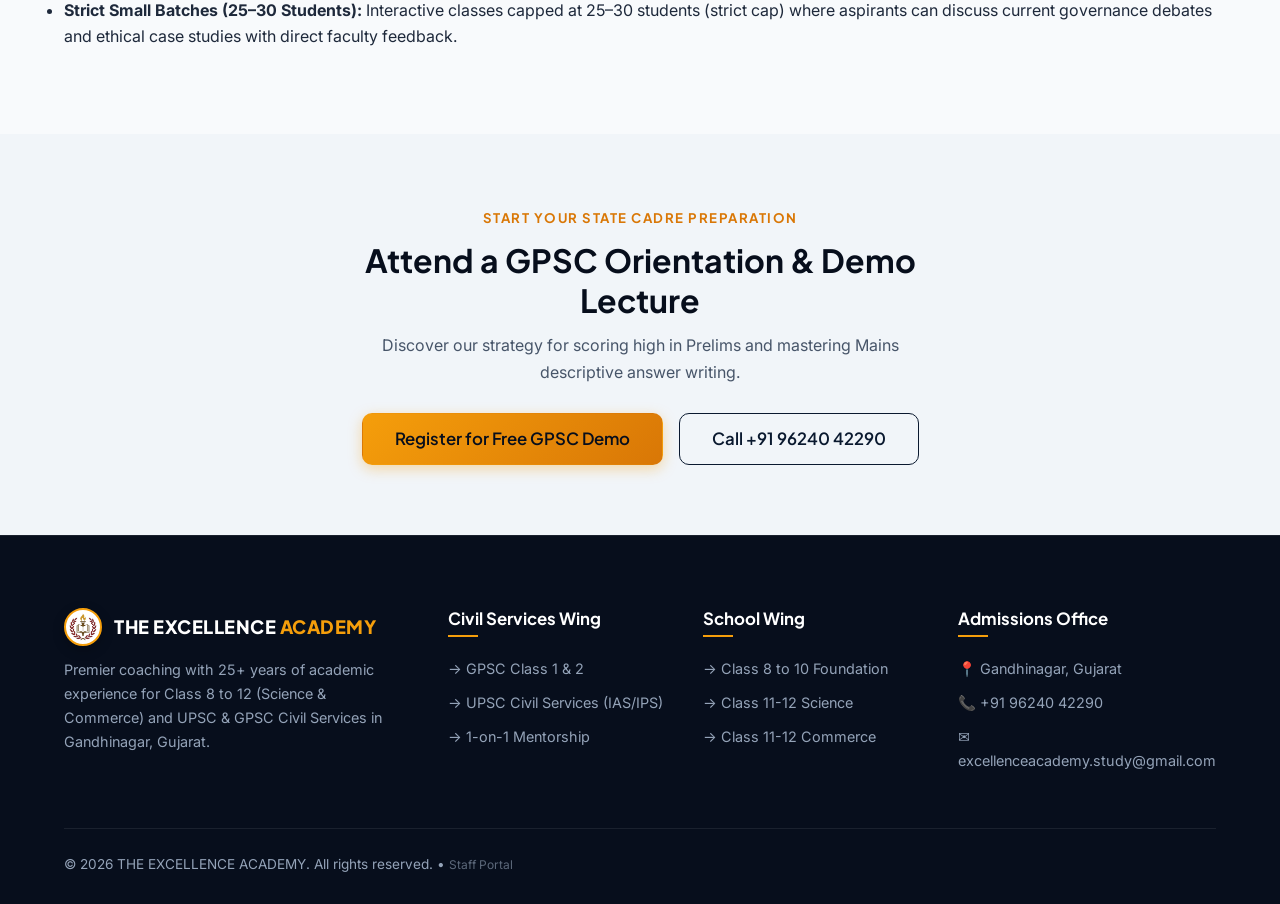
<file: gpsc.html>
<!DOCTYPE html>
<html lang="en">
<head>
  <meta charset="utf-8">
  <meta name="viewport" content="width=device-width, initial-scale=1">
  <title>GPSC Class 1 & 2 (GAS / GPS) Coaching | THE EXCELLENCE ACADEMY Gandhinagar</title>
  <meta name="description" content="Expert GPSC Class 1 & 2 preparation in Gandhinagar. Prelims & Mains in Gujarati and English medium, Gujarat History & Culture, Public Admin and Daily Answer Writing.">
  <link rel="preconnect" href="https://fonts.googleapis.com">
  <link rel="preconnect" href="https://fonts.gstatic.com" crossorigin>
  <link href="https://fonts.googleapis.com/css2?family=Inter:wght@400;500;600;700&family=Plus+Jakarta+Sans:wght@500;600;700;800&display=swap" rel="stylesheet">
  <link rel="stylesheet" href="style.css?v=3.0">
  <link rel="icon" type="image/png" sizes="32x32" href="favicon-32x32.png">
  <link rel="icon" type="image/png" sizes="192x192" href="favicon.png">
  <link rel="apple-touch-icon" href="favicon.png">
</head>
<body>

  <!-- TOP ANNOUNCEMENT BAR -->
  <div class="top-bar">
    <div class="wrap">
      <div class="top-info">
        <span class="top-item">
          <svg viewBox="0 0 24 24" fill="none" stroke="currentColor" stroke-width="2"><path d="M22 16.92v3a2 2 0 01-2.18 2 19.79 19.79 0 01-8.63-3.07 19.5 19.5 0 01-6-6 19.79 19.79 0 01-3.07-8.67A2 2 0 014.11 2h3a2 2 0 012 1.72 12.84 12.84 0 00.7 2.81 2 2 0 01-.45 2.11L8.09 9.91a16 16 0 006 6l1.27-1.27a2 2 0 012.11-.45 12.84 12.84 0 002.81.7A2 2 0 0122 16.92z"/></svg>
          <a href="tel:+919624042290">+91 96240 42290</a>
        </span>
        <span class="top-item">
          <svg viewBox="0 0 24 24" fill="none" stroke="currentColor" stroke-width="2"><path d="M4 4h16c1.1 0 2 .9 2 2v12c0 1.1-.9 2-2 2H4c-1.1 0-2-.9-2-2V6c0-1.1.9-2 2-2z"/><polyline points="22,6 12,13 2,6"/></svg>
          <a href="mailto:excellenceacademy.study@gmail.com">excellenceacademy.study@gmail.com</a>
        </span>
        <span class="top-item">
          <svg viewBox="0 0 24 24" fill="none" stroke="currentColor" stroke-width="2"><path d="M21 10c0 7-9 13-9 13s-9-6-9-13a9 9 0 0118 0z"/><circle cx="12" cy="10" r="3"/></svg>
          <span>Gandhinagar, Gujarat</span>
        </span>
      </div>
      <div class="top-badge">
        <span class="pulse"></span> GPSC Class 1 &amp; 2 Targeted Batch Admissions Open
      </div>
    </div>
  </div>

  <!-- MAIN HEADER / NAVBAR -->
  <header>
    <div class="wrap">
      <a class="brand" href="index.html">
        <div class="brand-crest">
          <img src="logo.png" alt="The Excellence Academy Crest Logo" width="40" height="40">
        </div>
        <div class="brand-text">
          <span class="brand-name">THE EXCELLENCE <span>ACADEMY</span></span>
          <span class="brand-sub">School & Civil Services Institute</span>
        </div>
      </a>

      <nav class="nav-desktop">
        <div class="nav-dropdown">
          <button class="dropdown-btn" type="button" aria-haspopup="true" aria-expanded="false">
            Programs
            <svg viewBox="0 0 24 24" fill="none" stroke="currentColor" stroke-width="2"><polyline points="6 9 12 15 18 9"/></svg>
          </button>
          <div class="dropdown-menu mega-menu">
            <div>
              <div class="menu-category-title">School Division</div>
              <a class="dropdown-item" href="class-8-10.html">
                <div class="dropdown-icon"><svg viewBox="0 0 24 24" fill="none" stroke="currentColor" stroke-width="2"><path d="M4 19.5A2.5 2.5 0 0 1 6.5 17H20"/><path d="M6.5 2H20v20H6.5A2.5 2.5 0 0 1 4 19.5v-15A2.5 2.5 0 0 1 6.5 2z"/></svg></div>
                <div class="dropdown-content"><h4>Class 8 to 10</h4><p>Maths, Science & Olympiad base</p></div>
              </a>
              <a class="dropdown-item" href="class-11-12-science.html">
                <div class="dropdown-icon"><svg viewBox="0 0 24 24" fill="none" stroke="currentColor" stroke-width="2"><path d="M10 2v7.31L4.89 16.5A3 3 0 0 0 7.39 21h9.22a3 3 0 0 0 2.5-4.5L14 9.31V2"/></svg></div>
                <div class="dropdown-content"><h4>Class 11 & 12 Science</h4><p>PCM/PCB, JEE, NEET & GUJCET</p></div>
              </a>
              <a class="dropdown-item" href="class-11-12-commerce.html">
                <div class="dropdown-icon"><svg viewBox="0 0 24 24" fill="none" stroke="currentColor" stroke-width="2"><line x1="12" y1="1" x2="12" y2="23"/><path d="M17 5H9.5a3.5 3.5 0 0 0 0 7h5a3.5 3.5 0 0 1 0 7H6"/></svg></div>
                <div class="dropdown-content"><h4>Class 11 & 12 Commerce</h4><p>Accounts, Stats, Economics & CA Base</p></div>
              </a>
            </div>
            <div>
              <div class="menu-category-title">Civil Services & Support</div>
              <a class="dropdown-item" href="upsc.html">
                <div class="dropdown-icon"><svg viewBox="0 0 24 24" fill="none" stroke="currentColor" stroke-width="2"><circle cx="12" cy="12" r="10"/><path d="M12 2a14.5 14.5 0 0 0 0 20 14.5 14.5 0 0 0 0-20"/><path d="M2 12h20"/></svg></div>
                <div class="dropdown-content"><h4>UPSC Civil Services</h4><p>IAS / IPS Prelims, Mains & Interview</p></div>
              </a>
              <a class="dropdown-item" href="gpsc.html">
                <div class="dropdown-icon"><svg viewBox="0 0 24 24" fill="none" stroke="currentColor" stroke-width="2"><polygon points="12 2 15.09 8.26 22 9.27 17 14.14 18.18 21.02 12 17.77 5.82 21.02 7 14.14 2 9.27 8.91 8.26 12 2"/></svg></div>
                <div class="dropdown-content"><h4>GPSC Class 1 & 2</h4><p>Gujarat Administrative Services prep</p></div>
              </a>
              <a class="dropdown-item" href="doubt-solving.html">
                <div class="dropdown-icon"><svg viewBox="0 0 24 24" fill="none" stroke="currentColor" stroke-width="2"><circle cx="12" cy="12" r="10"/><path d="M9.09 9a3 3 0 0 1 5.83 1c0 2-3 3-3 3"/><line x1="12" y1="17" x2="12.01" y2="17"/></svg></div>
                <div class="dropdown-content"><h4>Doubt Solving Clinic</h4><p>Weekend 1-on-1 problem resolution</p></div>
              </a>
            </div>
          </div>
        </div>

        <a class="nav-link" href="index.html#why">Why Us</a>
        <a class="nav-link" href="index.html#methodology">Pedagogy</a>
        <a class="nav-link" href="index.html#faq">FAQ</a>
        <a class="nav-link" href="index.html#contact">Contact</a>
      </nav>

      <div class="nav-actions">
        <a class="btn btn-primary btn-sm" href="#enquire" data-enq data-course="GPSC Class 1 & 2">Enquire Now</a>
        <button class="mobile-toggle" id="mobileToggle" type="button" aria-label="Open Navigation Menu">
          <svg viewBox="0 0 24 24" fill="none" stroke="currentColor" stroke-width="2"><line x1="3" y1="12" x2="21" y2="12"/><line x1="3" y1="6" x2="21" y2="6"/><line x1="3" y1="18" x2="21" y2="18"/></svg>
        </button>
      </div>
    </div>
  </header>

  <!-- MOBILE NAV DRAWER -->
  <div class="mobile-backdrop" id="mobileBackdrop"></div>
  <aside class="mobile-nav" id="mobileNav">
    <div class="mobile-header">
      <div class="brand">
        <div class="brand-crest" style="width:36px;height:36px;">
          <img src="logo.png" alt="The Excellence Academy Logo" width="30" height="30">
        </div>
        <span class="brand-name" style="font-size:1.1rem;">THE EXCELLENCE <span>ACADEMY</span></span>
      </div>
      <button class="mobile-close" id="mobileClose" type="button">&times;</button>
    </div>
    <div class="mobile-menu-items">
      <a href="index.html">Home</a>
      <div class="mobile-sub-heading">Programs</div>
      <a href="class-8-10.html">Class 8 to 10 Foundation</a>
      <a href="class-11-12-science.html">Class 11 & 12 Science</a>
      <a href="class-11-12-commerce.html">Class 11 & 12 Commerce</a>
      <a href="upsc.html">UPSC Civil Services</a>
      <a href="gpsc.html" class="active">GPSC Class 1 & 2</a>
      <a href="doubt-solving.html">Doubt-Solving Sessions</a>
      <div class="mobile-sub-heading">Info</div>
      <a href="index.html#contact">Contact Gandhinagar</a>
    </div>
    <div style="margin-top:auto; padding-top:16px;">
      <a class="btn btn-primary btn-block" href="#enquire" data-enq data-course="GPSC Class 1 & 2">Book Free GPSC Demo</a>
    </div>
  </aside>

  <main>
    <!-- INNER HERO -->
    <div class="inner-hero">
      <div class="wrap">
        <div class="breadcrumb">
          <a href="index.html">Home</a> &gt; <a href="index.html#courses">Programs</a> &gt; <span>GPSC Class 1 &amp; 2</span>
        </div>
        <span class="badge badge-emerald" style="margin-bottom:12px;">Civil Services Wing • Gujarat State Service</span>
        <h1>GPSC Class 1 &amp; 2 Examination</h1>
        <p class="inner-lead">
          Strategic coaching for Gujarat Administrative Service (GAS), Gujarat Police Service (GPS) and State Tax Officers. Master Gujarat-specific syllabus with bilingual lectures (Gujarati &amp; English) and daily Mains answer evaluation.
        </p>
      </div>
    </div>

    <!-- PROGRAM SNAPSHOT -->
    <section style="padding: 40px 0 20px;">
      <div class="wrap">
        <div class="snapshot-grid">
          <div class="snapshot-item">
            <span class="label">Target Cadre</span>
            <span class="value">GAS, GPS, STO &amp; Class 1 &amp; 2</span>
          </div>
          <div class="snapshot-item">
            <span class="label">Mediums</span>
            <span class="value">Gujarati &amp; English Medium</span>
          </div>
          <div class="snapshot-item">
            <span class="label">Batch Timings</span>
            <span class="value">Morning &amp; Evening Batches</span>
          </div>
          <div class="snapshot-item">
            <span class="label">Batch Limit</span>
            <span class="value">25–30 Students (Strict Cap)</span>
          </div>
          <div class="snapshot-item">
            <span class="label">Mentorship</span>
            <span class="value">Daily Answer Writing Drill</span>
          </div>
        </div>
      </div>
    </section>

    <!-- DETAILED COURSE SYLLABUS & FEATURES -->
    <section>
      <div class="wrap">
        <h2>GPSC Exam Structure &amp; Study Plan</h2>
        <p class="sub">GPSC requires mastery over Indian Polity and Economy alongside deep knowledge of Gujarat's rich heritage, tribal culture, literature and geography.</p>

        <div class="curriculum-grid">
          <!-- Card 1 -->
          <div class="curriculum-box">
            <h3>
              <svg width="20" height="20" viewBox="0 0 24 24" fill="none" stroke="currentColor" stroke-width="2"><circle cx="12" cy="12" r="10"/><path d="M12 2a14.5 14.5 0 0 0 0 20 14.5 14.5 0 0 0 0-20"/><path d="M2 12h20"/></svg>
              Prelims Paper 1 &amp; 2 (400 Marks)
            </h3>
            <ul>
              <li><strong>Paper 1:</strong> History of India &amp; Gujarat, Cultural Heritage of Gujarat (architecture, fairs, folk dances), Indian Constitution, Mental Ability.</li>
              <li><strong>Paper 2:</strong> Indian Economy &amp; Gujarat Economy, Geography of India &amp; Gujarat, Science &amp; Technology, Regional &amp; International Current Affairs.</li>
              <li>OMR practice with negative marking simulation (0.33 deduction).</li>
              <li>Comprehensive Gujarat Year Book analysis.</li>
            </ul>
          </div>

          <!-- Card 2 -->
          <div class="curriculum-box">
            <h3>
              <svg width="20" height="20" viewBox="0 0 24 24" fill="none" stroke="currentColor" stroke-width="2"><path d="M14 2H6a2 2 0 0 0-2 2v16a2 2 0 0 0 2 2h12a2 2 0 0 0 2-2V8z"/><polyline points="14 2 14 8 20 8"/></svg>
              Mains Written (900 Marks)
            </h3>
            <ul>
              <li><strong>Gujarati Language (150 M):</strong> Essay, Letter writing, Report, Grammatical correctness, Translation.</li>
              <li><strong>English Language (150 M):</strong> Essay, Precis, Formal correspondence, Idioms &amp; Grammar.</li>
              <li><strong>Essay Paper (150 M):</strong> Philosophical, Socio-economic &amp; Governance issues.</li>
              <li><strong>General Studies 1, 2 &amp; 3 (450 M):</strong> History, Heritage, Geography, Polity, Public Administration, Ethics, Economy &amp; Science-Tech.</li>
            </ul>
          </div>

          <!-- Card 3 -->
          <div class="curriculum-box">
            <h3>
              <svg width="20" height="20" viewBox="0 0 24 24" fill="none" stroke="currentColor" stroke-width="2"><polygon points="12 2 15.09 8.26 22 9.27 17 14.14 18.18 21.02 12 17.77 5.82 21.02 7 14.14 2 9.27 8.91 8.26 12 2"/></svg>
              Mentorship &amp; Mock Tests
            </h3>
            <ul>
              <li>Daily Mains Answer Writing with point-to-point correction.</li>
              <li>15 Full-length Prelims Mock Tests with detailed explanation keys.</li>
              <li>Complete 6-Paper Mains Mock Exam Series under exact timed conditions.</li>
              <li>Gujarat Current Affairs dossiers (including Pakshik &amp; Gujarat Budget).</li>
              <li>Interview grooming with former GPSC board members &amp; administrative officers.</li>
            </ul>
          </div>
        </div>

        <div style="margin-top: 50px;">
          <h2>Why Prepare for GPSC in Gandhinagar at The Excellence Academy?</h2>
          <ul class="list" style="margin-top:20px;">
            <li><strong>Heart of Gujarat's Administration:</strong> Gandhinagar provides an inspiring atmosphere surrounded by the State Secretariat and key policy institutions.</li>
            <li><strong>Special Focus on Language Papers:</strong> Many candidates lose rank in Gujarati and English papers. We offer dedicated language grammar and vocabulary drills.</li>
            <li><strong>Printed Study Notes in Gujarati &amp; English:</strong> Thorough, error-free study booklets mapping directly to the official GPSC syllabus outline.</li>
            <li><strong>Strict Small Batches (25–30 Students):</strong> Interactive classes capped at 25–30 students (strict cap) where aspirants can discuss current governance debates and ethical case studies with direct faculty feedback.</li>
          </ul>
        </div>
      </div>
    </section>

    <!-- CTA & DEMO SECTION -->
    <section class="cta" id="enquire" style="background:var(--slate-100); padding: 70px 0;">
      <div class="wrap" style="text-align:center; max-width:640px;">
        <span class="section-subtitle">Start Your State Cadre Preparation</span>
        <h2 style="font-size:2rem; margin-bottom:12px;">Attend a GPSC Orientation &amp; Demo Lecture</h2>
        <p style="margin-bottom:28px;">Discover our strategy for scoring high in Prelims and mastering Mains descriptive answer writing.</p>
        <div style="display:flex; justify-content:center; gap:16px; flex-wrap:wrap;">
          <a class="btn btn-primary btn-lg" href="index.html#contact" data-enq data-course="GPSC Class 1 & 2">Register for Free GPSC Demo</a>
          <a class="btn btn-outline btn-lg" href="tel:+919624042290">Call +91 96240 42290</a>
        </div>
      </div>
    </section>
  </main>

  <!-- FOOTER -->
  <footer>
    <div class="wrap">
      <div class="footer-top">
        <div class="footer-col">
          <div class="brand" style="margin-bottom:12px;">
            <div class="brand-crest" style="width:38px;height:38px;">
              <img src="logo.png" alt="The Excellence Academy Logo" width="32" height="32">
            </div>
            <span class="brand-name" style="font-size:1.15rem;">THE EXCELLENCE <span>ACADEMY</span></span>
          </div>
          <p>Premier coaching with 25+ years of academic experience for Class 8 to 12 (Science &amp; Commerce) and UPSC &amp; GPSC Civil Services in Gandhinagar, Gujarat.</p>
        </div>
        <div class="footer-col">
          <h4>Civil Services Wing</h4>
          <ul class="footer-links">
            <li><a href="gpsc.html">&rarr; GPSC Class 1 &amp; 2</a></li>
            <li><a href="upsc.html">&rarr; UPSC Civil Services (IAS/IPS)</a></li>
            <li><a href="doubt-solving.html">&rarr; 1-on-1 Mentorship</a></li>
          </ul>
        </div>
        <div class="footer-col">
          <h4>School Wing</h4>
          <ul class="footer-links">
            <li><a href="class-8-10.html">&rarr; Class 8 to 10 Foundation</a></li>
            <li><a href="class-11-12-science.html">&rarr; Class 11-12 Science</a></li>
            <li><a href="class-11-12-commerce.html">&rarr; Class 11-12 Commerce</a></li>
          </ul>
        </div>
        <div class="footer-col">
          <h4>Admissions Office</h4>
          <ul class="footer-links">
            <li><span>📍 Gandhinagar, Gujarat</span></li>
            <li><a href="tel:+919624042290">📞 +91 96240 42290</a></li>
            <li><a href="mailto:excellenceacademy.study@gmail.com">✉️ excellenceacademy.study@gmail.com</a></li>
          </ul>
        </div>
      </div>
      <div class="footer-bottom">
        <div>&copy; <span id="y"></span> THE EXCELLENCE ACADEMY. All rights reserved. &bull; <a href="admin.html" style="color:inherit;opacity:0.6;font-size:12px;text-decoration:none;" title="Staff / Admin CRM Portal">Staff Portal</a></div>
      </div>
    </div>
  </footer>

  <!-- MODAL POPUP -->
  <dialog id="pop" aria-labelledby="pt">
    <div class="modal-header">
      <button class="modal-close" type="button" aria-label="Close" id="px">&times;</button>
      <h2 id="pt">Enquire for GPSC Class 1 &amp; 2</h2>
      <p>Reserve your demo seat or book a personalized strategy session.</p>
    </div>
    <div class="modal-body">
      <form id="penq">
        <input type="hidden" name="source" value="GPSC Page Enquiry">
        <div class="form-grid">
          <div class="form-group">
            <label for="mn">Aspirant Name *</label>
            <input id="mn" name="name" type="text" placeholder="Enter full name" required>
          </div>
          <div class="form-group">
            <label for="mp">WhatsApp Mobile Number *</label>
            <input id="mp" name="phone" type="tel" inputmode="tel" maxlength="14" autocomplete="tel" placeholder="10-digit mobile number" required>
          </div>
          <div class="form-group">
            <label for="mc">Select Course *</label>
            <select id="mc" name="cls" required>
              <option value="GPSC Class 1 & 2" selected>GPSC Class 1 &amp; 2</option>
              <option value="UPSC Civil Services">UPSC Civil Services (IAS / IPS)</option>
              <option value="Class 11 Science">Class 11 Science</option>
              <option value="Class 12 Science">Class 12 Science</option>
              <option value="Class 11 Commerce">Class 11 Commerce</option>
              <option value="Class 12 Commerce">Class 12 Commerce</option>
              <option value="Class 8-10">Class 8 to 10</option>
            </select>
          </div>
          <button class="btn btn-primary btn-block btn-lg" type="submit">Submit Details</button>
          <div class="form-status" id="pmsg" role="status"></div>
        </div>
      </form>
    </div>
  </dialog>

  <iframe name="sink" id="sink" title="Form Submission Frame" hidden></iframe>

    <!-- MOBILE STICKY BOTTOM ACTION BAR -->
  <nav class="mobile-sticky-bar" aria-label="Quick Actions">
    <a href="tel:+919624042290" class="mbar-item mbar-call" aria-label="Call Admissions">
      <svg viewBox="0 0 24 24" fill="none" stroke="currentColor" stroke-width="2.2" stroke-linecap="round" stroke-linejoin="round"><path d="M22 16.92v3a2 2 0 0 1-2.18 2 19.79 19.79 0 0 1-8.63-3.07 19.5 19.5 0 0 1-6-6 19.79 19.79 0 0 1-3.07-8.67A2 2 0 0 1 4.11 2h3a2 2 0 0 1 2 1.72 12.84 12.84 0 0 0 .7 2.81 2 2 0 0 1-.45 2.11L8.09 9.91a16 16 0 0 0 6 6l1.27-1.27a2 2 0 0 1 2.11-.45 12.84 12.84 0 0 0 2.81.7A2 2 0 0 1 22 16.92z"/></svg>
      <span>Call</span>
    </a>
    <a href="https://wa.me/919624042290?text=Hello%20The%20Excellence%20Academy,%20I%20would%20like%20to%20enquire%20about%20admissions." target="_blank" rel="noopener noreferrer" class="mbar-item mbar-wa" aria-label="Chat on WhatsApp">
      <svg viewBox="0 0 24 24" fill="currentColor"><path d="M.057 24l1.687-6.163c-1.041-1.804-1.588-3.849-1.587-5.946.003-6.556 5.338-11.891 11.893-11.891 3.181.001 6.167 1.24 8.413 3.488 2.245 2.248 3.481 5.236 3.48 8.414-.003 6.557-5.338 11.892-11.893 11.892-1.99-.001-3.951-.5-5.688-1.448l-6.305 1.654zm6.597-3.807c1.676.995 3.276 1.591 5.392 1.592 5.448 0 9.886-4.434 9.889-9.885.002-5.462-4.415-9.89-9.881-9.892-5.452 0-9.887 4.434-9.889 9.884-.001 2.225.651 3.891 1.746 5.634l-.999 3.648 3.742-.981zm11.387-5.464c-.074-.124-.272-.198-.57-.347-.297-.149-1.758-.868-2.031-.967-.272-.099-.47-.149-.669.149-.198.297-.768.967-.941 1.165-.173.198-.347.223-.644.074-.297-.149-1.255-.462-2.39-1.475-.883-.788-1.48-1.761-1.653-2.059-.173-.297-.018-.458.13-.606.134-.133.297-.347.446-.521.151-.172.2-.296.3-.495.099-.198.05-.372-.025-.521-.075-.148-.669-1.611-.916-2.206-.242-.579-.487-.501-.669-.51l-.57-.01c-.198 0-.52.074-.792.372s-1.04 1.016-1.04 2.479 1.065 2.876 1.213 3.074c.149.198 2.095 3.2 5.076 4.487.709.306 1.263.489 1.694.626.712.226 1.36.194 1.872.118.571-.085 1.758-.719 2.006-1.413.248-.695.248-1.29.173-1.414z"/></svg>
      <span>WhatsApp</span>
    </a>
    <button type="button" class="mbar-item mbar-cta" data-enq aria-label="Book Free Demo Class">
      <svg viewBox="0 0 24 24" fill="none" stroke="currentColor" stroke-width="2.5"><polygon points="13 2 3 14 12 14 11 22 21 10 12 10 13 2"/></svg>
      <span>Free Demo</span>
    </button>
  </nav>

  <!-- WHATSAPP WIDGET -->
  <a class="wa-float" href="https://wa.me/919624042290?text=Hello%20The%20Excellence%20Academy,%20I%20am%20interested%20in%20the%20GPSC%20Class%201%20%26%202%20batch." target="_blank" rel="noopener noreferrer" aria-label="Chat on WhatsApp">
    <span class="wa-tooltip">Chat with GPSC Counselor</span>
    <svg viewBox="0 0 24 24"><path d="M.057 24l1.687-6.163c-1.041-1.804-1.588-3.849-1.587-5.946.003-6.556 5.338-11.891 11.893-11.891 3.181.001 6.167 1.24 8.413 3.488 2.245 2.248 3.481 5.236 3.48 8.414-.003 6.557-5.338 11.892-11.893 11.892-1.99-.001-3.951-.5-5.688-1.448l-6.305 1.654zm6.597-3.807c1.676.995 3.276 1.591 5.392 1.592 5.448 0 9.886-4.434 9.889-9.885.002-5.462-4.415-9.89-9.881-9.892-5.452 0-9.887 4.434-9.889 9.884-.001 2.225.651 3.891 1.746 5.634l-.999 3.648 3.742-.981zm11.387-5.464c-.074-.124-.272-.198-.57-.347-.297-.149-1.758-.868-2.031-.967-.272-.099-.47-.149-.669.149-.198.297-.768.967-.941 1.165-.173.198-.347.223-.644.074-.297-.149-1.255-.462-2.39-1.475-.883-.788-1.48-1.761-1.653-2.059-.173-.297-.018-.458.13-.606.134-.133.297-.347.446-.521.151-.172.2-.296.3-.495.099-.198.05-.372-.025-.521-.075-.148-.669-1.611-.916-2.206-.242-.579-.487-.501-.669-.51l-.57-.01c-.198 0-.52.074-.792.372s-1.04 1.016-1.04 2.479 1.065 2.876 1.213 3.074c.149.198 2.095 3.2 5.076 4.487.709.306 1.263.489 1.694.626.712.226 1.36.194 1.872.118.571-.085 1.758-.719 2.006-1.413.248-.695.248-1.29.173-1.414z"/></svg>
  </a>

  <script src="site.js?v=3.2"></script>
</body>
</html>
</file>
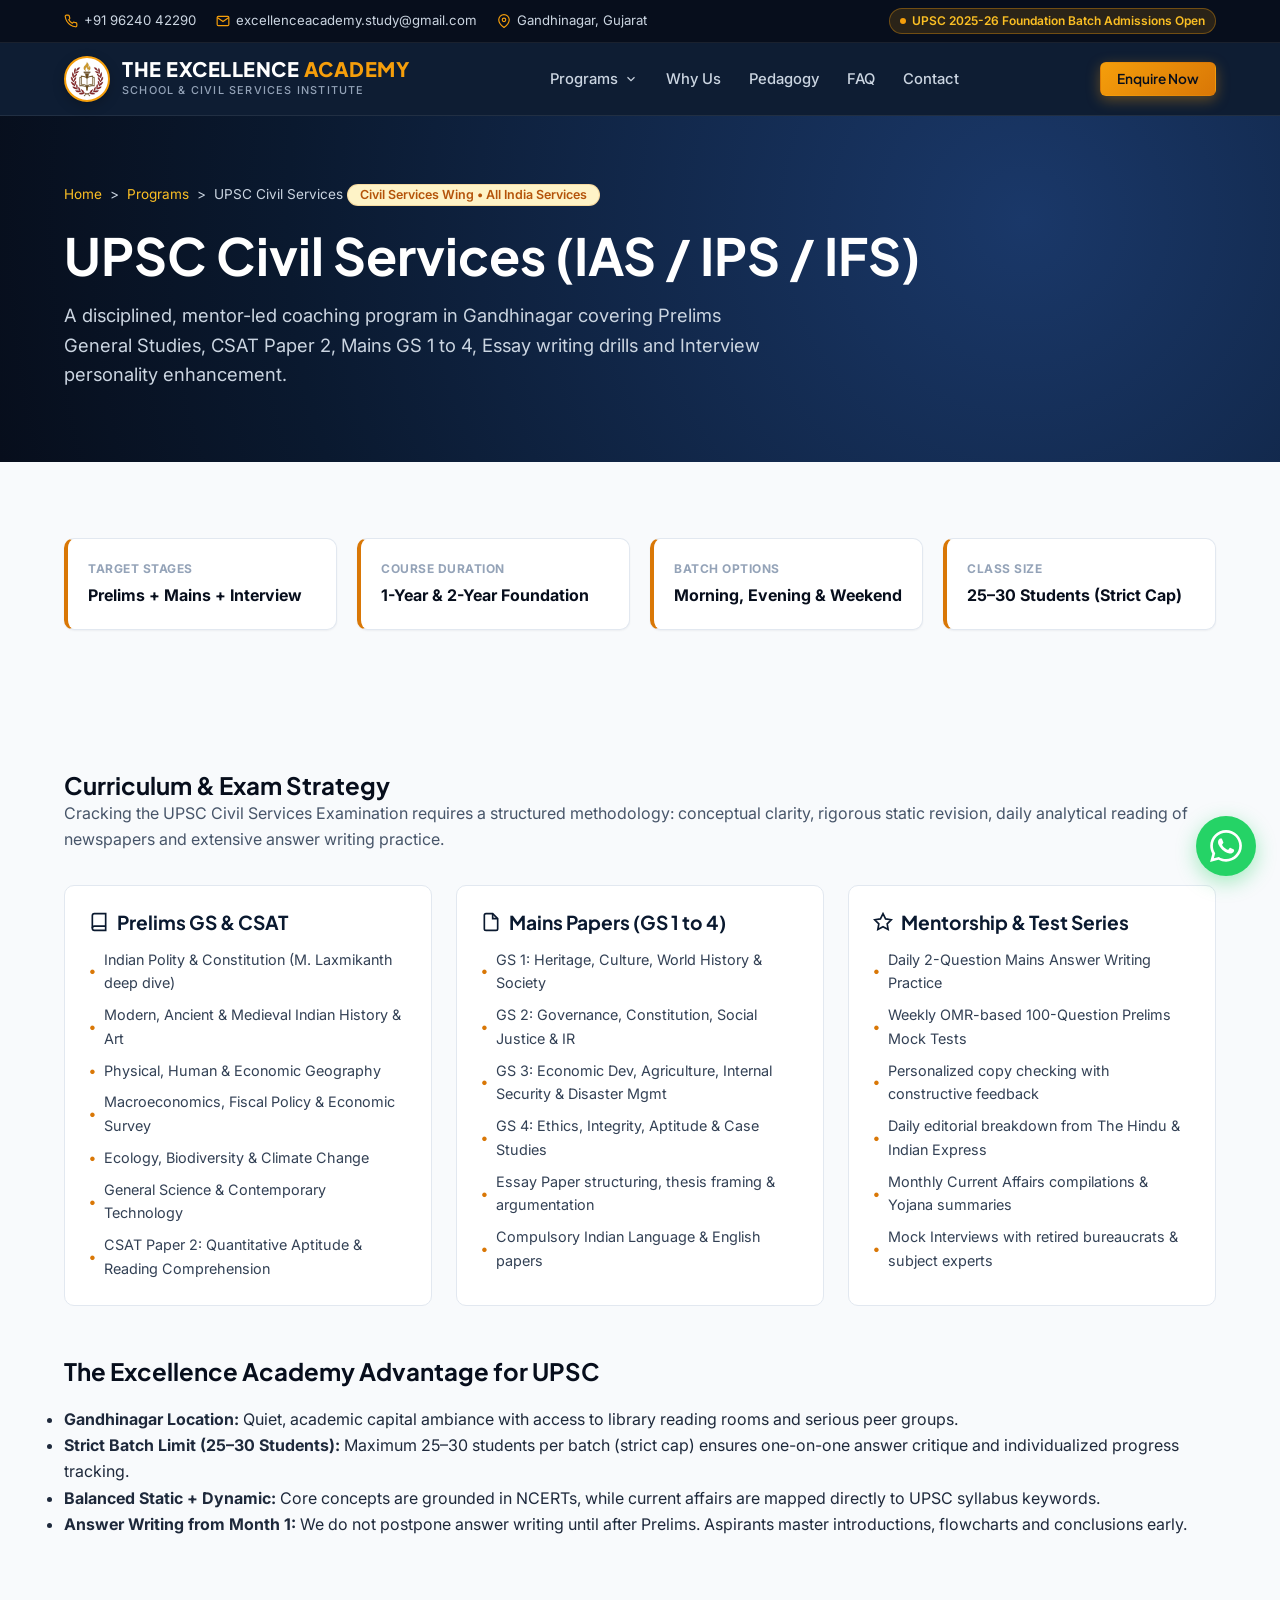
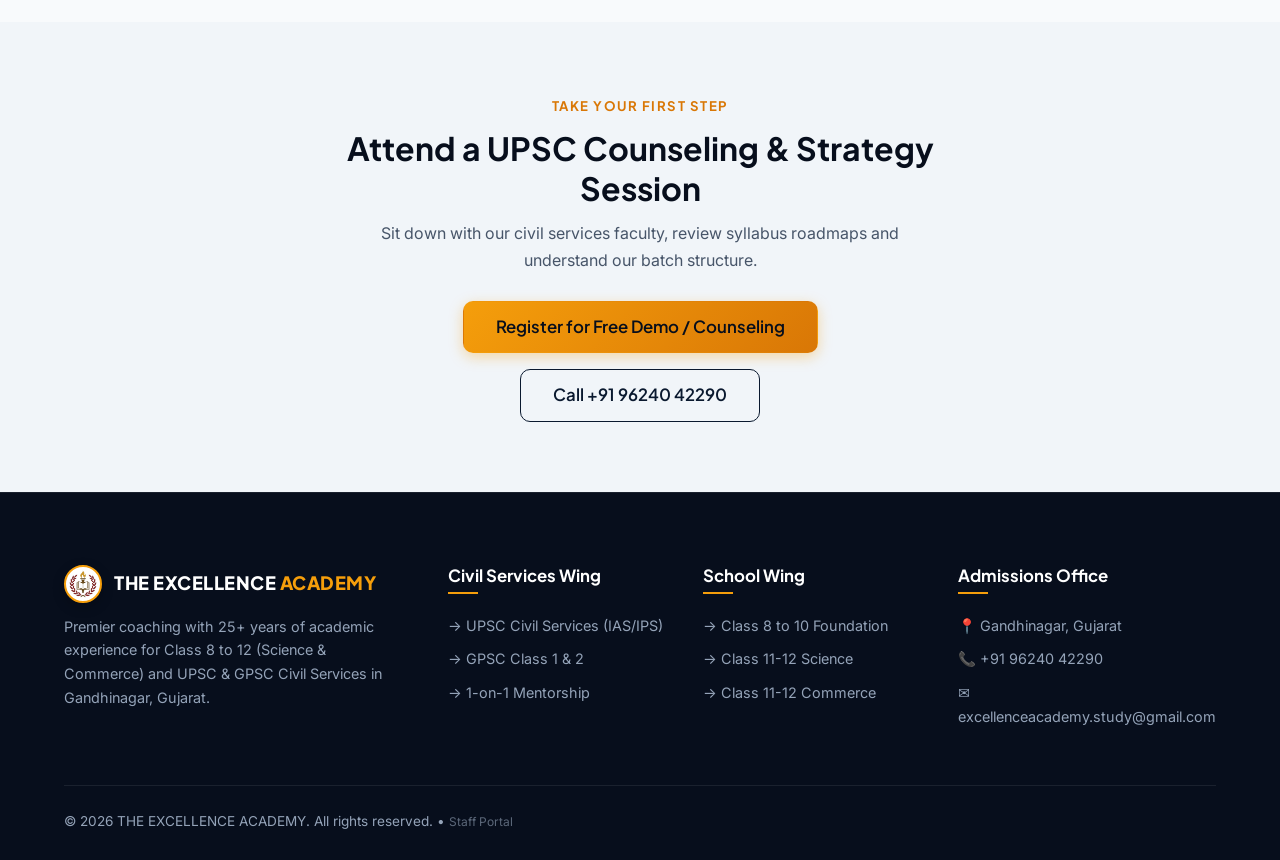
<file: upsc.html>
<!DOCTYPE html>
<html lang="en">
<head>
  <meta charset="utf-8">
  <meta name="viewport" content="width=device-width, initial-scale=1">
  <title>UPSC Civil Services Examination (IAS / IPS / IFS) | THE EXCELLENCE ACADEMY Gandhinagar</title>
  <meta name="description" content="Comprehensive UPSC Civil Services coaching in Gandhinagar. Prelims GS + CSAT, Mains Answer Writing & Evaluation, Daily Current Affairs and Interview Guidance.">
  <link rel="preconnect" href="https://fonts.googleapis.com">
  <link rel="preconnect" href="https://fonts.gstatic.com" crossorigin>
  <link href="https://fonts.googleapis.com/css2?family=Inter:wght@400;500;600;700&family=Plus+Jakarta+Sans:wght@500;600;700;800&display=swap" rel="stylesheet">
  <link rel="stylesheet" href="style.css?v=3.0">
  <link rel="icon" type="image/png" sizes="32x32" href="favicon-32x32.png">
  <link rel="icon" type="image/png" sizes="192x192" href="favicon.png">
  <link rel="apple-touch-icon" href="favicon.png">
</head>
<body>

  <!-- TOP ANNOUNCEMENT BAR -->
  <div class="top-bar">
    <div class="wrap">
      <div class="top-info">
        <span class="top-item">
          <svg viewBox="0 0 24 24" fill="none" stroke="currentColor" stroke-width="2"><path d="M22 16.92v3a2 2 0 01-2.18 2 19.79 19.79 0 01-8.63-3.07 19.5 19.5 0 01-6-6 19.79 19.79 0 01-3.07-8.67A2 2 0 014.11 2h3a2 2 0 012 1.72 12.84 12.84 0 00.7 2.81 2 2 0 01-.45 2.11L8.09 9.91a16 16 0 006 6l1.27-1.27a2 2 0 012.11-.45 12.84 12.84 0 002.81.7A2 2 0 0122 16.92z"/></svg>
          <a href="tel:+919624042290">+91 96240 42290</a>
        </span>
        <span class="top-item">
          <svg viewBox="0 0 24 24" fill="none" stroke="currentColor" stroke-width="2"><path d="M4 4h16c1.1 0 2 .9 2 2v12c0 1.1-.9 2-2 2H4c-1.1 0-2-.9-2-2V6c0-1.1.9-2 2-2z"/><polyline points="22,6 12,13 2,6"/></svg>
          <a href="mailto:excellenceacademy.study@gmail.com">excellenceacademy.study@gmail.com</a>
        </span>
        <span class="top-item">
          <svg viewBox="0 0 24 24" fill="none" stroke="currentColor" stroke-width="2"><path d="M21 10c0 7-9 13-9 13s-9-6-9-13a9 9 0 0118 0z"/><circle cx="12" cy="10" r="3"/></svg>
          <span>Gandhinagar, Gujarat</span>
        </span>
      </div>
      <div class="top-badge">
        <span class="pulse"></span> UPSC 2025-26 Foundation Batch Admissions Open
      </div>
    </div>
  </div>

  <!-- MAIN HEADER / NAVBAR -->
  <header>
    <div class="wrap">
      <a class="brand" href="index.html">
        <div class="brand-crest">
          <img src="logo.png" alt="The Excellence Academy Crest Logo" width="40" height="40">
        </div>
        <div class="brand-text">
          <span class="brand-name">THE EXCELLENCE <span>ACADEMY</span></span>
          <span class="brand-sub">School & Civil Services Institute</span>
        </div>
      </a>

      <nav class="nav-desktop">
        <div class="nav-dropdown">
          <button class="dropdown-btn" type="button" aria-haspopup="true" aria-expanded="false">
            Programs
            <svg viewBox="0 0 24 24" fill="none" stroke="currentColor" stroke-width="2"><polyline points="6 9 12 15 18 9"/></svg>
          </button>
          <div class="dropdown-menu mega-menu">
            <div>
              <div class="menu-category-title">School Division</div>
              <a class="dropdown-item" href="class-8-10.html">
                <div class="dropdown-icon"><svg viewBox="0 0 24 24" fill="none" stroke="currentColor" stroke-width="2"><path d="M4 19.5A2.5 2.5 0 0 1 6.5 17H20"/><path d="M6.5 2H20v20H6.5A2.5 2.5 0 0 1 4 19.5v-15A2.5 2.5 0 0 1 6.5 2z"/></svg></div>
                <div class="dropdown-content"><h4>Class 8 to 10</h4><p>Maths, Science & Olympiad base</p></div>
              </a>
              <a class="dropdown-item" href="class-11-12-science.html">
                <div class="dropdown-icon"><svg viewBox="0 0 24 24" fill="none" stroke="currentColor" stroke-width="2"><path d="M10 2v7.31L4.89 16.5A3 3 0 0 0 7.39 21h9.22a3 3 0 0 0 2.5-4.5L14 9.31V2"/></svg></div>
                <div class="dropdown-content"><h4>Class 11 & 12 Science</h4><p>PCM/PCB, JEE, NEET & GUJCET</p></div>
              </a>
              <a class="dropdown-item" href="class-11-12-commerce.html">
                <div class="dropdown-icon"><svg viewBox="0 0 24 24" fill="none" stroke="currentColor" stroke-width="2"><line x1="12" y1="1" x2="12" y2="23"/><path d="M17 5H9.5a3.5 3.5 0 0 0 0 7h5a3.5 3.5 0 0 1 0 7H6"/></svg></div>
                <div class="dropdown-content"><h4>Class 11 & 12 Commerce</h4><p>Accounts, Stats, Economics & CA Base</p></div>
              </a>
            </div>
            <div>
              <div class="menu-category-title">Civil Services & Support</div>
              <a class="dropdown-item" href="upsc.html">
                <div class="dropdown-icon"><svg viewBox="0 0 24 24" fill="none" stroke="currentColor" stroke-width="2"><circle cx="12" cy="12" r="10"/><path d="M12 2a14.5 14.5 0 0 0 0 20 14.5 14.5 0 0 0 0-20"/><path d="M2 12h20"/></svg></div>
                <div class="dropdown-content"><h4>UPSC Civil Services</h4><p>IAS / IPS Prelims, Mains & Interview</p></div>
              </a>
              <a class="dropdown-item" href="gpsc.html">
                <div class="dropdown-icon"><svg viewBox="0 0 24 24" fill="none" stroke="currentColor" stroke-width="2"><polygon points="12 2 15.09 8.26 22 9.27 17 14.14 18.18 21.02 12 17.77 5.82 21.02 7 14.14 2 9.27 8.91 8.26 12 2"/></svg></div>
                <div class="dropdown-content"><h4>GPSC Class 1 & 2</h4><p>Gujarat Administrative Services prep</p></div>
              </a>
              <a class="dropdown-item" href="doubt-solving.html">
                <div class="dropdown-icon"><svg viewBox="0 0 24 24" fill="none" stroke="currentColor" stroke-width="2"><circle cx="12" cy="12" r="10"/><path d="M9.09 9a3 3 0 0 1 5.83 1c0 2-3 3-3 3"/><line x1="12" y1="17" x2="12.01" y2="17"/></svg></div>
                <div class="dropdown-content"><h4>Doubt Solving Clinic</h4><p>Weekend 1-on-1 problem resolution</p></div>
              </a>
            </div>
          </div>
        </div>

        <a class="nav-link" href="index.html#why">Why Us</a>
        <a class="nav-link" href="index.html#methodology">Pedagogy</a>
        <a class="nav-link" href="index.html#faq">FAQ</a>
        <a class="nav-link" href="index.html#contact">Contact</a>
      </nav>

      <div class="nav-actions">
        <a class="btn btn-primary btn-sm" href="#enquire" data-enq data-course="UPSC Civil Services">Enquire Now</a>
        <button class="mobile-toggle" id="mobileToggle" type="button" aria-label="Open Navigation Menu">
          <svg viewBox="0 0 24 24" fill="none" stroke="currentColor" stroke-width="2"><line x1="3" y1="12" x2="21" y2="12"/><line x1="3" y1="6" x2="21" y2="6"/><line x1="3" y1="18" x2="21" y2="18"/></svg>
        </button>
      </div>
    </div>
  </header>

  <!-- MOBILE NAV DRAWER -->
  <div class="mobile-backdrop" id="mobileBackdrop"></div>
  <aside class="mobile-nav" id="mobileNav">
    <div class="mobile-header">
      <div class="brand">
        <div class="brand-crest" style="width:36px;height:36px;">
          <img src="logo.png" alt="The Excellence Academy Logo" width="30" height="30">
        </div>
        <span class="brand-name" style="font-size:1.1rem;">THE EXCELLENCE <span>ACADEMY</span></span>
      </div>
      <button class="mobile-close" id="mobileClose" type="button">&times;</button>
    </div>
    <div class="mobile-menu-items">
      <a href="index.html">Home</a>
      <div class="mobile-sub-heading">Programs</div>
      <a href="class-8-10.html">Class 8 to 10 Foundation</a>
      <a href="class-11-12-science.html">Class 11 & 12 Science</a>
      <a href="class-11-12-commerce.html">Class 11 & 12 Commerce</a>
      <a href="upsc.html" class="active">UPSC Civil Services (IAS/IPS)</a>
      <a href="gpsc.html">GPSC Class 1 & 2</a>
      <a href="doubt-solving.html">Doubt-Solving Sessions</a>
      <div class="mobile-sub-heading">Info</div>
      <a href="index.html#contact">Contact Gandhinagar</a>
    </div>
    <div style="margin-top:auto; padding-top:16px;">
      <a class="btn btn-primary btn-block" href="#enquire" data-enq data-course="UPSC Civil Services">Book Free UPSC Demo</a>
    </div>
  </aside>

  <main>
    <!-- INNER HERO -->
    <div class="inner-hero">
      <div class="wrap">
        <div class="breadcrumb">
          <a href="index.html">Home</a> &gt; <a href="index.html#courses">Programs</a> &gt; <span>UPSC Civil Services</span>
        </div>
        <span class="badge badge-gold" style="margin-bottom:12px;">Civil Services Wing • All India Services</span>
        <h1>UPSC Civil Services (IAS / IPS / IFS)</h1>
        <p class="inner-lead">
          A disciplined, mentor-led coaching program in Gandhinagar covering Prelims General Studies, CSAT Paper 2, Mains GS 1 to 4, Essay writing drills and Interview personality enhancement.
        </p>
      </div>
    </div>

    <!-- PROGRAM SNAPSHOT -->
    <section style="padding: 40px 0 20px;">
      <div class="wrap">
        <div class="snapshot-grid">
          <div class="snapshot-item">
            <span class="label">Target Stages</span>
            <span class="value">Prelims + Mains + Interview</span>
          </div>
          <div class="snapshot-item">
            <span class="label">Course Duration</span>
            <span class="value">1-Year &amp; 2-Year Foundation</span>
          </div>
          <div class="snapshot-item">
            <span class="label">Batch Options</span>
            <span class="value">Morning, Evening &amp; Weekend</span>
          </div>
          <div class="snapshot-item">
            <span class="label">Class Size</span>
            <span class="value">25–30 Students (Strict Cap)</span>
          </div>
        </div>
      </div>
    </section>

    <!-- DETAILED COURSE SYLLABUS & FEATURES -->
    <section>
      <div class="wrap">
        <h2>Curriculum &amp; Exam Strategy</h2>
        <p class="sub">Cracking the UPSC Civil Services Examination requires a structured methodology: conceptual clarity, rigorous static revision, daily analytical reading of newspapers and extensive answer writing practice.</p>

        <div class="curriculum-grid">
          <!-- Card 1 -->
          <div class="curriculum-box">
            <h3>
              <svg width="20" height="20" viewBox="0 0 24 24" fill="none" stroke="currentColor" stroke-width="2"><path d="M4 19.5A2.5 2.5 0 0 1 6.5 17H20"/><path d="M6.5 2H20v20H6.5A2.5 2.5 0 0 1 4 19.5v-15A2.5 2.5 0 0 1 6.5 2z"/></svg>
              Prelims GS &amp; CSAT
            </h3>
            <ul>
              <li>Indian Polity &amp; Constitution (M. Laxmikanth deep dive)</li>
              <li>Modern, Ancient &amp; Medieval Indian History &amp; Art</li>
              <li>Physical, Human &amp; Economic Geography</li>
              <li>Macroeconomics, Fiscal Policy &amp; Economic Survey</li>
              <li>Ecology, Biodiversity &amp; Climate Change</li>
              <li>General Science &amp; Contemporary Technology</li>
              <li>CSAT Paper 2: Quantitative Aptitude &amp; Reading Comprehension</li>
            </ul>
          </div>

          <!-- Card 2 -->
          <div class="curriculum-box">
            <h3>
              <svg width="20" height="20" viewBox="0 0 24 24" fill="none" stroke="currentColor" stroke-width="2"><path d="M14 2H6a2 2 0 0 0-2 2v16a2 2 0 0 0 2 2h12a2 2 0 0 0 2-2V8z"/><polyline points="14 2 14 8 20 8"/></svg>
              Mains Papers (GS 1 to 4)
            </h3>
            <ul>
              <li>GS 1: Heritage, Culture, World History &amp; Society</li>
              <li>GS 2: Governance, Constitution, Social Justice &amp; IR</li>
              <li>GS 3: Economic Dev, Agriculture, Internal Security &amp; Disaster Mgmt</li>
              <li>GS 4: Ethics, Integrity, Aptitude &amp; Case Studies</li>
              <li>Essay Paper structuring, thesis framing &amp; argumentation</li>
              <li>Compulsory Indian Language &amp; English papers</li>
            </ul>
          </div>

          <!-- Card 3 -->
          <div class="curriculum-box">
            <h3>
              <svg width="20" height="20" viewBox="0 0 24 24" fill="none" stroke="currentColor" stroke-width="2"><polygon points="12 2 15.09 8.26 22 9.27 17 14.14 18.18 21.02 12 17.77 5.82 21.02 7 14.14 2 9.27 8.91 8.26 12 2"/></svg>
              Mentorship &amp; Test Series
            </h3>
            <ul>
              <li>Daily 2-Question Mains Answer Writing Practice</li>
              <li>Weekly OMR-based 100-Question Prelims Mock Tests</li>
              <li>Personalized copy checking with constructive feedback</li>
              <li>Daily editorial breakdown from The Hindu &amp; Indian Express</li>
              <li>Monthly Current Affairs compilations &amp; Yojana summaries</li>
              <li>Mock Interviews with retired bureaucrats &amp; subject experts</li>
            </ul>
          </div>
        </div>

        <div style="margin-top: 50px;">
          <h2>The Excellence Academy Advantage for UPSC</h2>
          <ul class="list" style="margin-top:20px;">
            <li><strong>Gandhinagar Location:</strong> Quiet, academic capital ambiance with access to library reading rooms and serious peer groups.</li>
            <li><strong>Strict Batch Limit (25–30 Students):</strong> Maximum 25–30 students per batch (strict cap) ensures one-on-one answer critique and individualized progress tracking.</li>
            <li><strong>Balanced Static + Dynamic:</strong> Core concepts are grounded in NCERTs, while current affairs are mapped directly to UPSC syllabus keywords.</li>
            <li><strong>Answer Writing from Month 1:</strong> We do not postpone answer writing until after Prelims. Aspirants master introductions, flowcharts and conclusions early.</li>
          </ul>
        </div>
      </div>
    </section>

    <!-- CTA & DEMO SECTION -->
    <section class="cta" id="enquire" style="background:var(--slate-100); padding: 70px 0;">
      <div class="wrap" style="text-align:center; max-width:640px;">
        <span class="section-subtitle">Take Your First Step</span>
        <h2 style="font-size:2rem; margin-bottom:12px;">Attend a UPSC Counseling &amp; Strategy Session</h2>
        <p style="margin-bottom:28px;">Sit down with our civil services faculty, review syllabus roadmaps and understand our batch structure.</p>
        <div style="display:flex; justify-content:center; gap:16px; flex-wrap:wrap;">
          <a class="btn btn-primary btn-lg" href="index.html#contact" data-enq data-course="UPSC Civil Services">Register for Free Demo / Counseling</a>
          <a class="btn btn-outline btn-lg" href="tel:+919624042290">Call +91 96240 42290</a>
        </div>
      </div>
    </section>
  </main>

  <!-- FOOTER -->
  <footer>
    <div class="wrap">
      <div class="footer-top">
        <div class="footer-col">
          <div class="brand" style="margin-bottom:12px;">
            <div class="brand-crest" style="width:38px;height:38px;">
              <img src="logo.png" alt="The Excellence Academy Logo" width="32" height="32">
            </div>
            <span class="brand-name" style="font-size:1.15rem;">THE EXCELLENCE <span>ACADEMY</span></span>
          </div>
          <p>Premier coaching with 25+ years of academic experience for Class 8 to 12 (Science &amp; Commerce) and UPSC &amp; GPSC Civil Services in Gandhinagar, Gujarat.</p>
        </div>
        <div class="footer-col">
          <h4>Civil Services Wing</h4>
          <ul class="footer-links">
            <li><a href="upsc.html">&rarr; UPSC Civil Services (IAS/IPS)</a></li>
            <li><a href="gpsc.html">&rarr; GPSC Class 1 &amp; 2</a></li>
            <li><a href="doubt-solving.html">&rarr; 1-on-1 Mentorship</a></li>
          </ul>
        </div>
        <div class="footer-col">
          <h4>School Wing</h4>
          <ul class="footer-links">
            <li><a href="class-8-10.html">&rarr; Class 8 to 10 Foundation</a></li>
            <li><a href="class-11-12-science.html">&rarr; Class 11-12 Science</a></li>
            <li><a href="class-11-12-commerce.html">&rarr; Class 11-12 Commerce</a></li>
          </ul>
        </div>
        <div class="footer-col">
          <h4>Admissions Office</h4>
          <ul class="footer-links">
            <li><span>📍 Gandhinagar, Gujarat</span></li>
            <li><a href="tel:+919624042290">📞 +91 96240 42290</a></li>
            <li><a href="mailto:excellenceacademy.study@gmail.com">✉️ excellenceacademy.study@gmail.com</a></li>
          </ul>
        </div>
      </div>
      <div class="footer-bottom">
        <div>&copy; <span id="y"></span> THE EXCELLENCE ACADEMY. All rights reserved. &bull; <a href="admin.html" style="color:inherit;opacity:0.6;font-size:12px;text-decoration:none;" title="Staff / Admin CRM Portal">Staff Portal</a></div>
      </div>
    </div>
  </footer>

  <!-- MODAL POPUP -->
  <dialog id="pop" aria-labelledby="pt">
    <div class="modal-header">
      <button class="modal-close" type="button" aria-label="Close" id="px">&times;</button>
      <h2 id="pt">Enquire for UPSC Civil Services</h2>
      <p>Reserve a demo seat or book a personalized strategy consultation.</p>
    </div>
    <div class="modal-body">
      <form id="penq">
        <input type="hidden" name="source" value="UPSC Page Enquiry">
        <div class="form-grid">
          <div class="form-group">
            <label for="mn">Aspirant Name *</label>
            <input id="mn" name="name" type="text" placeholder="Enter full name" required>
          </div>
          <div class="form-group">
            <label for="mp">WhatsApp Mobile Number *</label>
            <input id="mp" name="phone" type="tel" inputmode="tel" maxlength="14" autocomplete="tel" placeholder="10-digit mobile number" required>
          </div>
          <div class="form-group">
            <label for="mc">Select Course *</label>
            <select id="mc" name="cls" required>
              <option value="UPSC Civil Services" selected>UPSC Civil Services (IAS / IPS)</option>
              <option value="GPSC Class 1 & 2">GPSC Class 1 &amp; 2</option>
              <option value="Class 11 Science">Class 11 Science</option>
              <option value="Class 12 Science">Class 12 Science</option>
              <option value="Class 11 Commerce">Class 11 Commerce</option>
              <option value="Class 12 Commerce">Class 12 Commerce</option>
              <option value="Class 8-10">Class 8 to 10</option>
            </select>
          </div>
          <button class="btn btn-primary btn-block btn-lg" type="submit">Submit Details</button>
          <div class="form-status" id="pmsg" role="status"></div>
        </div>
      </form>
    </div>
  </dialog>

  <iframe name="sink" id="sink" title="Form Submission Frame" hidden></iframe>

    <!-- MOBILE STICKY BOTTOM ACTION BAR -->
  <nav class="mobile-sticky-bar" aria-label="Quick Actions">
    <a href="tel:+919624042290" class="mbar-item mbar-call" aria-label="Call Admissions">
      <svg viewBox="0 0 24 24" fill="none" stroke="currentColor" stroke-width="2.2" stroke-linecap="round" stroke-linejoin="round"><path d="M22 16.92v3a2 2 0 0 1-2.18 2 19.79 19.79 0 0 1-8.63-3.07 19.5 19.5 0 0 1-6-6 19.79 19.79 0 0 1-3.07-8.67A2 2 0 0 1 4.11 2h3a2 2 0 0 1 2 1.72 12.84 12.84 0 0 0 .7 2.81 2 2 0 0 1-.45 2.11L8.09 9.91a16 16 0 0 0 6 6l1.27-1.27a2 2 0 0 1 2.11-.45 12.84 12.84 0 0 0 2.81.7A2 2 0 0 1 22 16.92z"/></svg>
      <span>Call</span>
    </a>
    <a href="https://wa.me/919624042290?text=Hello%20The%20Excellence%20Academy,%20I%20would%20like%20to%20enquire%20about%20admissions." target="_blank" rel="noopener noreferrer" class="mbar-item mbar-wa" aria-label="Chat on WhatsApp">
      <svg viewBox="0 0 24 24" fill="currentColor"><path d="M.057 24l1.687-6.163c-1.041-1.804-1.588-3.849-1.587-5.946.003-6.556 5.338-11.891 11.893-11.891 3.181.001 6.167 1.24 8.413 3.488 2.245 2.248 3.481 5.236 3.48 8.414-.003 6.557-5.338 11.892-11.893 11.892-1.99-.001-3.951-.5-5.688-1.448l-6.305 1.654zm6.597-3.807c1.676.995 3.276 1.591 5.392 1.592 5.448 0 9.886-4.434 9.889-9.885.002-5.462-4.415-9.89-9.881-9.892-5.452 0-9.887 4.434-9.889 9.884-.001 2.225.651 3.891 1.746 5.634l-.999 3.648 3.742-.981zm11.387-5.464c-.074-.124-.272-.198-.57-.347-.297-.149-1.758-.868-2.031-.967-.272-.099-.47-.149-.669.149-.198.297-.768.967-.941 1.165-.173.198-.347.223-.644.074-.297-.149-1.255-.462-2.39-1.475-.883-.788-1.48-1.761-1.653-2.059-.173-.297-.018-.458.13-.606.134-.133.297-.347.446-.521.151-.172.2-.296.3-.495.099-.198.05-.372-.025-.521-.075-.148-.669-1.611-.916-2.206-.242-.579-.487-.501-.669-.51l-.57-.01c-.198 0-.52.074-.792.372s-1.04 1.016-1.04 2.479 1.065 2.876 1.213 3.074c.149.198 2.095 3.2 5.076 4.487.709.306 1.263.489 1.694.626.712.226 1.36.194 1.872.118.571-.085 1.758-.719 2.006-1.413.248-.695.248-1.29.173-1.414z"/></svg>
      <span>WhatsApp</span>
    </a>
    <button type="button" class="mbar-item mbar-cta" data-enq aria-label="Book Free Demo Class">
      <svg viewBox="0 0 24 24" fill="none" stroke="currentColor" stroke-width="2.5"><polygon points="13 2 3 14 12 14 11 22 21 10 12 10 13 2"/></svg>
      <span>Free Demo</span>
    </button>
  </nav>

  <!-- WHATSAPP WIDGET -->
  <a class="wa-float" href="https://wa.me/919624042290?text=Hello%20The%20Excellence%20Academy,%20I%20am%20interested%20in%20the%20UPSC%20Civil%20Services%20batch." target="_blank" rel="noopener noreferrer" aria-label="Chat on WhatsApp">
    <span class="wa-tooltip">Chat with UPSC Counselor</span>
    <svg viewBox="0 0 24 24"><path d="M.057 24l1.687-6.163c-1.041-1.804-1.588-3.849-1.587-5.946.003-6.556 5.338-11.891 11.893-11.891 3.181.001 6.167 1.24 8.413 3.488 2.245 2.248 3.481 5.236 3.48 8.414-.003 6.557-5.338 11.892-11.893 11.892-1.99-.001-3.951-.5-5.688-1.448l-6.305 1.654zm6.597-3.807c1.676.995 3.276 1.591 5.392 1.592 5.448 0 9.886-4.434 9.889-9.885.002-5.462-4.415-9.89-9.881-9.892-5.452 0-9.887 4.434-9.889 9.884-.001 2.225.651 3.891 1.746 5.634l-.999 3.648 3.742-.981zm11.387-5.464c-.074-.124-.272-.198-.57-.347-.297-.149-1.758-.868-2.031-.967-.272-.099-.47-.149-.669.149-.198.297-.768.967-.941 1.165-.173.198-.347.223-.644.074-.297-.149-1.255-.462-2.39-1.475-.883-.788-1.48-1.761-1.653-2.059-.173-.297-.018-.458.13-.606.134-.133.297-.347.446-.521.151-.172.2-.296.3-.495.099-.198.05-.372-.025-.521-.075-.148-.669-1.611-.916-2.206-.242-.579-.487-.501-.669-.51l-.57-.01c-.198 0-.52.074-.792.372s-1.04 1.016-1.04 2.479 1.065 2.876 1.213 3.074c.149.198 2.095 3.2 5.076 4.487.709.306 1.263.489 1.694.626.712.226 1.36.194 1.872.118.571-.085 1.758-.719 2.006-1.413.248-.695.248-1.29.173-1.414z"/></svg>
  </a>

  <script src="site.js?v=3.2"></script>
</body>
</html>
</file>
<file: style.css>
/* ==========================================================================
   THE EXCELLENCE ACADEMY - MODERN ACADEMY STYLESHEET
   Brand Colors: Imperial Navy, Royal Gold, Slate, Emerald
   Typography: Plus Jakarta Sans & Inter
   ========================================================================== */

:root {
  /* Brand Palette */
  --navy-950: #070e1c;
  --navy-900: #0a192f;
  --navy-850: #0e2240;
  --navy-800: #142c52;
  --navy-700: #1c3d70;
  --navy-600: #255294;
  --navy-100: #e8eef8;
  --navy-50:  #f0f5fc;

  --gold-600: #b45309;
  --gold-500: #d97706;
  --gold-400: #f59e0b;
  --gold-300: #fbbf24;
  --gold-100: #fef3c7;
  --gold-50:  #fffbeb;

  --emerald-600: #059669;
  --emerald-500: #10b981;
  --emerald-50:  #ecfdf5;

  --red-600: #dc2626;

  /* Neutrals */
  --slate-900: #0f172a;
  --slate-800: #1e293b;
  --slate-700: #334155;
  --slate-600: #475569;
  --slate-500: #64748b;
  --slate-400: #94a3b8;
  --slate-300: #cbd5e1;
  --slate-200: #e2e8f0;
  --slate-100: #f1f5f9;
  --slate-50:  #f8fafc;
  --white:     #ffffff;

  /* Typography */
  --font-heading: 'Plus Jakarta Sans', system-ui, -apple-system, sans-serif;
  --font-body: 'Inter', system-ui, -apple-system, sans-serif;

  /* Shadows */
  --shadow-sm: 0 1px 2px 0 rgba(15, 23, 42, 0.05);
  --shadow-md: 0 4px 6px -1px rgba(15, 23, 42, 0.07), 0 2px 4px -2px rgba(15, 23, 42, 0.05);
  --shadow-lg: 0 10px 15px -3px rgba(15, 23, 42, 0.08), 0 4px 6px -4px rgba(15, 23, 42, 0.04);
  --shadow-xl: 0 20px 25px -5px rgba(15, 23, 42, 0.1), 0 8px 10px -6px rgba(15, 23, 42, 0.04);
  --shadow-glow: 0 0 25px rgba(245, 158, 11, 0.25);

  /* Radius */
  --radius-sm: 6px;
  --radius-md: 10px;
  --radius-lg: 16px;
  --radius-xl: 24px;
  --radius-full: 9999px;

  /* Layout */
  --max-width: 1200px;
  --transition: all 0.25s cubic-bezier(0.16, 1, 0.3, 1);
}

/* Base Reset */
*, *::before, *::after {
  box-sizing: border-box;
  margin: 0;
  padding: 0;
}

html {
  scroll-behavior: smooth;
  font-size: 16px;
  -webkit-font-smoothing: antialiased;
}

body {
  font-family: var(--font-body);
  color: var(--slate-800);
  background-color: var(--slate-50);
  line-height: 1.65;
  overflow-x: hidden;
}

h1, h2, h3, h4, h5, h6 {
  font-family: var(--font-heading);
  color: var(--navy-950);
  font-weight: 700;
  line-height: 1.25;
}

p {
  color: var(--slate-600);
}

a {
  color: inherit;
  text-decoration: none;
  transition: var(--transition);
}

img, svg {
  vertical-align: middle;
}

.wrap {
  width: 100%;
  max-width: var(--max-width);
  margin: 0 auto;
  padding: 0 24px;
}

/* ==========================================================================
   TOP ANNOUNCEMENT BAR
   ========================================================================== */
.top-bar {
  background: var(--navy-950);
  color: var(--slate-300);
  font-size: 0.825rem;
  padding: 8px 0;
  border-bottom: 1px solid rgba(255, 255, 255, 0.08);
}

.top-bar .wrap {
  display: flex;
  justify-content: space-between;
  align-items: center;
  flex-wrap: wrap;
  gap: 12px;
}

.top-info {
  display: flex;
  align-items: center;
  gap: 20px;
  flex-wrap: wrap;
}

.top-item {
  display: inline-flex;
  align-items: center;
  gap: 6px;
  color: var(--slate-300);
}

.top-item svg {
  width: 14px;
  height: 14px;
  color: var(--gold-400);
}

.top-item a:hover {
  color: var(--gold-300);
}

.top-badge {
  background: rgba(245, 158, 11, 0.15);
  border: 1px solid rgba(245, 158, 11, 0.35);
  color: var(--gold-300);
  padding: 2px 10px;
  border-radius: var(--radius-full);
  font-size: 0.75rem;
  font-weight: 600;
  display: inline-flex;
  align-items: center;
  gap: 6px;
}

.top-badge .pulse {
  width: 6px;
  height: 6px;
  background: var(--gold-400);
  border-radius: 50%;
  box-shadow: 0 0 0 rgba(245, 158, 11, 0.7);
  animation: pulse-dot 2s infinite;
}

@keyframes pulse-dot {
  0% { box-shadow: 0 0 0 0 rgba(245, 158, 11, 0.7); }
  70% { box-shadow: 0 0 0 6px rgba(245, 158, 11, 0); }
  100% { box-shadow: 0 0 0 0 rgba(245, 158, 11, 0); }
}

/* ==========================================================================
   NAVIGATION HEADER
   ========================================================================== */
header {
  background: rgba(10, 25, 47, 0.98);
  backdrop-filter: blur(12px);
  -webkit-backdrop-filter: blur(12px);
  color: var(--white);
  position: sticky;
  top: 0;
  z-index: 100;
  border-bottom: 1px solid rgba(255, 255, 255, 0.08);
  transition: var(--transition);
}

header .wrap {
  display: flex;
  align-items: center;
  justify-content: space-between;
  height: 72px;
}

/* Logo */
.brand {
  display: flex;
  align-items: center;
  gap: 12px;
  text-decoration: none;
}

.brand-crest {
  width: 46px;
  height: 46px;
  border-radius: 50%;
  background: #ffffff;
  border: 2px solid var(--gold-400);
  display: flex;
  align-items: center;
  justify-content: center;
  box-shadow: 0 4px 12px rgba(0, 0, 0, 0.25);
  flex-shrink: 0;
  overflow: hidden;
  padding: 3px;
  transition: transform 0.2s ease, box-shadow 0.2s ease;
}

.brand:hover .brand-crest {
  transform: scale(1.05);
  box-shadow: 0 6px 16px rgba(245, 158, 11, 0.35);
}

.brand-crest img {
  width: 100%;
  height: 100%;
  object-fit: contain;
  display: block;
}

.brand-crest svg {
  width: 26px;
  height: 26px;
}

.brand-text {
  display: flex;
  flex-direction: column;
}

.brand-name {
  font-family: var(--font-heading);
  font-weight: 800;
  font-size: 1.25rem;
  letter-spacing: 0.5px;
  color: var(--white);
  line-height: 1.1;
}

.brand-name span {
  color: var(--gold-400);
}

.brand-sub {
  font-size: 0.68rem;
  letter-spacing: 1.2px;
  text-transform: uppercase;
  color: var(--slate-400);
  font-weight: 500;
  margin-top: 2px;
}

/* Navigation Menu */
nav.nav-desktop {
  display: flex;
  align-items: center;
  gap: 28px;
}

.nav-link {
  font-size: 0.925rem;
  font-weight: 500;
  color: var(--slate-300);
  display: inline-flex;
  align-items: center;
  gap: 4px;
  padding: 8px 0;
  position: relative;
}

.nav-link:hover, .nav-link.active {
  color: var(--white);
}

.nav-link.active::after {
  content: '';
  position: absolute;
  bottom: 0;
  left: 0;
  width: 100%;
  height: 2px;
  background: var(--gold-400);
  border-radius: 2px;
}

/* Dropdown */
.nav-dropdown {
  position: relative;
}

.dropdown-btn {
  background: none;
  border: none;
  color: var(--slate-300);
  font-family: var(--font-body);
  font-size: 0.925rem;
  font-weight: 500;
  cursor: pointer;
  display: inline-flex;
  align-items: center;
  gap: 6px;
  padding: 8px 0;
  transition: var(--transition);
}

.dropdown-btn svg {
  width: 14px;
  height: 14px;
  transition: transform 0.2s ease;
}

.dropdown-btn:hover, .nav-dropdown.open .dropdown-btn {
  color: var(--white);
}

.nav-dropdown.open .dropdown-btn svg {
  transform: rotate(180deg);
}

.dropdown-menu {
  position: absolute;
  top: calc(100% + 8px);
  left: -20px;
  min-width: 320px;
  background: var(--navy-900);
  border: 1px solid rgba(255, 255, 255, 0.1);
  border-radius: var(--radius-md);
  padding: 12px;
  box-shadow: 0 15px 35px -5px rgba(0, 0, 0, 0.5);
  display: none;
  opacity: 0;
  transform: translateY(-8px);
  transition: opacity 0.2s ease, transform 0.2s ease;
  z-index: 110;
}

.dropdown-menu.mega-menu {
  min-width: 580px;
  display: none;
  grid-template-columns: 1fr 1fr;
  gap: 16px;
  padding: 18px;
}

.nav-dropdown.open .dropdown-menu {
  display: block;
  opacity: 1;
  transform: translateY(0);
}

.nav-dropdown.open .dropdown-menu.mega-menu {
  display: grid;
}

@media(hover: hover) {
  .nav-dropdown:hover .dropdown-menu {
    display: block;
    opacity: 1;
    transform: translateY(0);
  }
  .nav-dropdown:hover .dropdown-menu.mega-menu {
    display: grid;
  }
}

.menu-category-title {
  font-size: 0.72rem;
  text-transform: uppercase;
  letter-spacing: 1px;
  color: var(--gold-400);
  font-weight: 700;
  padding: 4px 10px 8px;
  border-bottom: 1px solid rgba(255, 255, 255, 0.08);
  margin-bottom: 6px;
}

.dropdown-item {
  display: flex;
  align-items: flex-start;
  gap: 12px;
  padding: 10px;
  border-radius: var(--radius-sm);
  color: var(--slate-200);
  text-decoration: none;
  transition: var(--transition);
}

.dropdown-item:hover {
  background: rgba(255, 255, 255, 0.06);
  color: var(--white);
}

.dropdown-icon {
  width: 34px;
  height: 34px;
  border-radius: var(--radius-sm);
  background: rgba(245, 158, 11, 0.12);
  color: var(--gold-400);
  display: flex;
  align-items: center;
  justify-content: center;
  flex-shrink: 0;
}

.dropdown-icon svg {
  width: 18px;
  height: 18px;
}

.dropdown-content h4 {
  font-size: 0.88rem;
  color: var(--white);
  font-weight: 600;
  margin-bottom: 2px;
}

.dropdown-content p {
  font-size: 0.75rem;
  color: var(--slate-400);
  line-height: 1.35;
}

/* Nav Actions */
.nav-actions {
  display: flex;
  align-items: center;
  gap: 16px;
}

.mobile-toggle {
  display: none;
  background: none;
  border: none;
  color: var(--white);
  cursor: pointer;
  padding: 8px;
}

.mobile-toggle svg {
  width: 24px;
  height: 24px;
}

/* Mobile Nav Drawer */
.mobile-nav {
  position: fixed;
  top: 0;
  right: -100%;
  width: min(340px, 85vw);
  height: 100vh;
  background: var(--navy-950);
  z-index: 200;
  padding: 24px;
  overflow-y: auto;
  box-shadow: -10px 0 30px rgba(0, 0, 0, 0.5);
  transition: right 0.3s cubic-bezier(0.16, 1, 0.3, 1);
  display: flex;
  flex-direction: column;
  gap: 20px;
}

.mobile-nav.open {
  right: 0;
}

.mobile-backdrop {
  position: fixed;
  top: 0;
  left: 0;
  width: 100vw;
  height: 100vh;
  background: rgba(7, 14, 28, 0.7);
  backdrop-filter: blur(4px);
  z-index: 199;
  opacity: 0;
  pointer-events: none;
  transition: opacity 0.3s ease;
}

.mobile-backdrop.open {
  opacity: 1;
  pointer-events: auto;
}

.mobile-header {
  display: flex;
  justify-content: space-between;
  align-items: center;
  padding-bottom: 16px;
  border-bottom: 1px solid rgba(255, 255, 255, 0.1);
}

.mobile-close {
  background: none;
  border: none;
  color: var(--slate-400);
  font-size: 1.8rem;
  cursor: pointer;
  line-height: 1;
}

.mobile-menu-items {
  display: flex;
  flex-direction: column;
  gap: 12px;
}

.mobile-menu-items a {
  padding: 10px 12px;
  border-radius: var(--radius-sm);
  color: var(--slate-200);
  font-weight: 500;
}

.mobile-menu-items a:hover, .mobile-menu-items a.active {
  background: rgba(255, 255, 255, 0.08);
  color: var(--gold-300);
}

.mobile-sub-heading {
  font-size: 0.75rem;
  text-transform: uppercase;
  color: var(--gold-400);
  font-weight: 700;
  letter-spacing: 1px;
  margin: 12px 0 4px 12px;
}

/* ==========================================================================
   BUTTONS & BADGES
   ========================================================================== */
.btn {
  display: inline-flex;
  align-items: center;
  justify-content: center;
  gap: 8px;
  padding: 12px 24px;
  border-radius: var(--radius-md);
  font-family: var(--font-heading);
  font-size: 0.95rem;
  font-weight: 600;
  text-decoration: none;
  cursor: pointer;
  border: 1px solid transparent;
  transition: var(--transition);
  line-height: 1.2;
  white-space: nowrap;
}

.btn-primary {
  background: linear-gradient(135deg, var(--gold-400) 0%, var(--gold-500) 100%);
  color: var(--navy-950);
  box-shadow: 0 4px 14px rgba(245, 158, 11, 0.35);
  transition: all 0.2s cubic-bezier(0.4, 0, 0.2, 1);
}

.btn-primary:hover {
  transform: translateY(-2px);
  box-shadow: 0 10px 20px -5px rgba(245, 158, 11, 0.45);
  background: linear-gradient(135deg, var(--gold-300) 0%, var(--gold-400) 100%);
}

.btn-primary:active {
  transform: translateY(0);
  box-shadow: 0 4px 10px -2px rgba(245, 158, 11, 0.4);
}

.btn-secondary {
  background: rgba(255, 255, 255, 0.1);
  color: var(--white);
  border: 1px solid rgba(255, 255, 255, 0.2);
}

.btn-secondary:hover {
  background: rgba(255, 255, 255, 0.2);
  color: var(--white);
  border-color: rgba(255, 255, 255, 0.4);
  transform: translateY(-2px);
}

.btn-outline {
  background: transparent;
  color: var(--navy-900);
  border: 1.5px solid var(--navy-900);
}

.btn-outline:hover {
  background: var(--navy-900);
  color: var(--white);
}

.btn-sm {
  padding: 8px 16px;
  font-size: 0.85rem;
  border-radius: var(--radius-sm);
}

.btn-lg {
  padding: 15px 32px;
  font-size: 1.05rem;
  border-radius: var(--radius-md);
}

.btn-block {
  width: 100%;
}

.badge {
  display: inline-flex;
  align-items: center;
  gap: 6px;
  padding: 4px 12px;
  border-radius: var(--radius-full);
  font-size: 0.78rem;
  font-weight: 600;
  line-height: 1;
}

.badge-gold {
  background: var(--gold-100);
  color: var(--gold-600);
  border: 1px solid rgba(217, 119, 6, 0.2);
}

.badge-navy {
  background: var(--navy-100);
  color: var(--navy-800);
}

.badge-emerald {
  background: var(--emerald-50);
  color: var(--emerald-600);
  border: 1px solid rgba(16, 185, 129, 0.2);
}

/* ==========================================================================
   HERO SECTION
   ========================================================================== */
.hero {
  position: relative;
  background: radial-gradient(circle at 80% 20%, #1e3a6c 0%, var(--navy-900) 60%, var(--navy-950) 100%);
  color: var(--white);
  padding: 90px 0 110px;
  overflow: hidden;
}

.hero::before {
  content: '';
  position: absolute;
  top: 0;
  left: 0;
  right: 0;
  bottom: 0;
  background-image: 
    radial-gradient(rgba(245, 158, 11, 0.08) 1px, transparent 1px),
    radial-gradient(rgba(255, 255, 255, 0.04) 1px, transparent 1px);
  background-size: 40px 40px;
  background-position: 0 0, 20px 20px;
  opacity: 0.6;
  pointer-events: none;
}

.hero .wrap {
  position: relative;
  z-index: 2;
  display: grid;
  grid-template-columns: 1.15fr 0.85fr;
  gap: 50px;
  align-items: center;
}

.hero-pill {
  display: inline-flex;
  align-items: center;
  gap: 8px;
  background: rgba(245, 158, 11, 0.12);
  border: 1px solid rgba(245, 158, 11, 0.3);
  padding: 6px 16px;
  border-radius: var(--radius-full);
  color: var(--gold-300);
  font-size: 0.825rem;
  font-weight: 600;
  margin-bottom: 24px;
}

.hero-content h1 {
  color: var(--white);
  font-size: clamp(2.3rem, 5vw, 3.6rem);
  font-weight: 800;
  letter-spacing: -0.5px;
  line-height: 1.15;
  margin-bottom: 20px;
}

.hero-content h1 span.highlight {
  background: linear-gradient(135deg, #fcd34d 0%, var(--gold-400) 100%);
  -webkit-background-clip: text;
  -webkit-text-fill-color: transparent;
}

.hero-headline-accent {
  position: relative;
  display: inline-block;
}

.hero-accent-svg {
  position: absolute;
  left: 0;
  bottom: -8px;
  width: 100%;
  height: 14px;
  pointer-events: none;
  z-index: 1;
  overflow: visible;
}

.hero-content p.hero-lead {
  color: var(--slate-300);
  font-size: 1.125rem;
  line-height: 1.7;
  margin-bottom: 32px;
  max-width: 580px;
}

.hero-badges-row {
  display: flex;
  flex-wrap: wrap;
  gap: 10px;
  margin-bottom: 32px;
}

.hero-chip {
  background: rgba(255, 255, 255, 0.08);
  border: 1px solid rgba(255, 255, 255, 0.12);
  color: var(--slate-200);
  padding: 6px 14px;
  border-radius: var(--radius-full);
  font-size: 0.825rem;
  font-weight: 500;
  display: inline-flex;
  align-items: center;
  gap: 6px;
}

.hero-chip svg {
  color: var(--gold-400);
  width: 14px;
  height: 14px;
}

.hero-cta {
  display: flex;
  gap: 16px;
  flex-wrap: wrap;
  margin-bottom: 36px;
}

/* Quick Inquiry Card inside Hero */
.hero-card {
  background: rgba(15, 23, 42, 0.75);
  backdrop-filter: blur(12px);
  -webkit-backdrop-filter: blur(12px);
  border: 1px solid rgba(255, 255, 255, 0.12);
  padding: 32px;
  border-radius: var(--radius-lg);
  box-shadow: 0 20px 40px -15px rgba(0, 0, 0, 0.45);
  position: relative;
}

.hero-card h3 {
  color: var(--white);
  font-size: 1.4rem;
  font-weight: 700;
  margin-bottom: 8px;
  letter-spacing: -0.2px;
}

.hero-card p {
  color: #CBD5E1;
  font-size: 0.925rem;
  line-height: 1.5;
  margin-bottom: 24px;
}

.hero-card .form-group {
  gap: 7px;
}

.hero-card .form-group label {
  color: #F1F5F9;
  font-size: 13.5px;
  font-weight: 500;
  letter-spacing: 0.01em;
}

.hero-card .form-group input,
.hero-card .form-group select {
  background: #ffffff;
  color: var(--slate-800);
  border: 1.5px solid rgba(255, 255, 255, 0.25);
  box-shadow: 0 2px 6px rgba(0, 0, 0, 0.08);
}

.hero-card .form-group input:focus,
.hero-card .form-group select:focus {
  border-color: #F59E0B;
  box-shadow: 0 0 0 3px rgba(245, 158, 11, 0.25);
}

.hero-card .btn-primary {
  transition: all 0.2s cubic-bezier(0.4, 0, 0.2, 1);
  box-shadow: 0 4px 14px rgba(245, 158, 11, 0.35);
}

.hero-card .btn-primary:hover {
  transform: translateY(-2px);
  box-shadow: 0 10px 20px -5px rgba(245, 158, 11, 0.45);
}

.hero-card .btn-primary:active {
  transform: translateY(0);
  box-shadow: 0 4px 10px -2px rgba(245, 158, 11, 0.4);
}

/* ==========================================================================
   STATS TICKER SECTION
   ========================================================================== */
.stats-strip {
  background: var(--white);
  border-bottom: 1px solid var(--slate-200);
  padding: 36px 0;
  box-shadow: var(--shadow-sm);
  position: relative;
  z-index: 10;
  margin-top: -30px;
  border-radius: var(--radius-lg) var(--radius-lg) 0 0;
}

.stats-grid {
  display: grid;
  grid-template-columns: repeat(auto-fit, minmax(210px, 1fr));
  gap: 24px;
}

.stat-box {
  display: flex;
  align-items: center;
  gap: 16px;
  padding: 12px 16px;
  border-right: 1px solid var(--slate-200);
}

.stat-box:last-child {
  border-right: none;
}

.stat-icon {
  width: 50px;
  height: 50px;
  border-radius: 12px;
  background: var(--navy-50);
  color: var(--navy-800);
  display: flex;
  align-items: center;
  justify-content: center;
  flex-shrink: 0;
}

.stat-icon svg {
  width: 24px;
  height: 24px;
  color: var(--gold-500);
}

.stat-info b {
  display: block;
  font-family: var(--font-heading);
  font-size: 1.75rem;
  color: var(--navy-950);
  font-weight: 800;
  line-height: 1.1;
}

.stat-info span {
  font-size: 0.85rem;
  color: var(--slate-500);
  font-weight: 500;
}

/* ==========================================================================
   SECTION COMMON STYLES
   ========================================================================== */
section {
  padding: 84px 0;
  position: relative;
}

.section-head {
  text-align: center;
  max-width: 680px;
  margin: 0 auto 52px;
}

.section-subtitle {
  font-family: var(--font-heading);
  text-transform: uppercase;
  color: var(--gold-500);
  font-size: 0.825rem;
  letter-spacing: 1.5px;
  font-weight: 700;
  margin-bottom: 12px;
  display: inline-block;
}

.section-title {
  font-size: clamp(1.85rem, 3.5vw, 2.5rem);
  font-weight: 800;
  color: var(--navy-950);
  letter-spacing: -0.5px;
  margin-bottom: 16px;
}

.section-desc {
  font-size: 1.05rem;
  color: var(--slate-600);
  line-height: 1.6;
}

/* ==========================================================================
   PROGRAMS / COURSES SECTION
   ========================================================================== */
.programs-section {
  background: var(--slate-50);
}

/* Program Tabs */
.program-tabs {
  display: flex;
  justify-content: center;
  gap: 10px;
  flex-wrap: wrap;
  margin-bottom: 40px;
}

.tab-btn {
  background: var(--white);
  border: 1px solid var(--slate-200);
  padding: 10px 22px;
  border-radius: var(--radius-full);
  font-family: var(--font-heading);
  font-size: 0.9rem;
  font-weight: 600;
  color: var(--slate-600);
  cursor: pointer;
  transition: var(--transition);
}

.tab-btn:hover {
  border-color: var(--gold-400);
  color: var(--navy-950);
}

.tab-btn.active {
  background: var(--navy-900);
  color: var(--white);
  border-color: var(--navy-900);
  box-shadow: 0 4px 12px rgba(10, 25, 47, 0.2);
}

/* Courses Grid */
.courses-grid {
  display: grid;
  grid-template-columns: repeat(auto-fill, minmax(350px, 1fr));
  gap: 28px;
}

.course-card {
  background: var(--white);
  border: 1px solid var(--slate-200);
  border-radius: var(--radius-lg);
  padding: 30px;
  display: flex;
  flex-direction: column;
  transition: var(--transition);
  position: relative;
  overflow: hidden;
  box-shadow: var(--shadow-sm);
}

.course-card::before {
  content: '';
  position: absolute;
  top: 0;
  left: 0;
  right: 0;
  height: 4px;
  background: linear-gradient(90deg, var(--gold-400), var(--gold-500));
  opacity: 0;
  transition: opacity 0.25s ease;
}

.course-card:hover {
  transform: translateY(-6px);
  box-shadow: var(--shadow-xl);
  border-color: var(--slate-300);
}

.course-card:hover::before {
  opacity: 1;
}

.course-header {
  display: flex;
  justify-content: space-between;
  align-items: flex-start;
  margin-bottom: 16px;
}

.course-badge-wing {
  font-size: 0.75rem;
  font-weight: 700;
  text-transform: uppercase;
  letter-spacing: 0.8px;
  color: var(--navy-700);
  background: var(--navy-50);
  padding: 4px 10px;
  border-radius: var(--radius-sm);
}

.course-card h3 {
  font-size: 1.35rem;
  margin-bottom: 10px;
  color: var(--navy-950);
}

.course-card p.course-summary {
  font-size: 0.925rem;
  color: var(--slate-600);
  line-height: 1.55;
  margin-bottom: 20px;
}

.course-features {
  list-style: none;
  margin-bottom: 24px;
  display: flex;
  flex-direction: column;
  gap: 10px;
  flex-grow: 1;
}

.course-features li {
  font-size: 0.875rem;
  color: var(--slate-700);
  display: flex;
  align-items: center;
  gap: 10px;
}

.course-features li svg {
  width: 16px;
  height: 16px;
  color: var(--emerald-600);
  flex-shrink: 0;
}

.course-meta {
  padding-top: 18px;
  border-top: 1px solid var(--slate-100);
  display: flex;
  justify-content: space-between;
  align-items: center;
  margin-bottom: 20px;
}

.meta-item {
  display: flex;
  flex-direction: column;
}

.meta-item span.meta-label {
  font-size: 0.725rem;
  color: var(--slate-400);
  text-transform: uppercase;
  font-weight: 600;
}

.meta-item span.meta-val {
  font-size: 0.85rem;
  color: var(--navy-900);
  font-weight: 600;
}

.course-actions {
  display: grid;
  grid-template-columns: 1fr 1fr;
  gap: 12px;
}

/* ==========================================================================
   ACADEMIC PILLARS / WHY CHOOSE US
   ========================================================================== */
.why-section {
  background: var(--white);
  border-top: 1px solid var(--slate-200);
  border-bottom: 1px solid var(--slate-200);
}

.pillars-grid {
  display: grid;
  grid-template-columns: repeat(auto-fit, minmax(320px, 1fr));
  gap: 30px;
}

.pillar-card {
  padding: 32px;
  border-radius: var(--radius-lg);
  background: var(--slate-50);
  border: 1px solid var(--slate-200);
  transition: var(--transition);
}

.pillar-card:hover {
  background: var(--white);
  box-shadow: var(--shadow-lg);
  border-color: var(--gold-300);
  transform: translateY(-4px);
}

.pillar-icon {
  width: 56px;
  height: 56px;
  border-radius: 14px;
  background: linear-gradient(135deg, var(--navy-900), var(--navy-700));
  color: var(--gold-400);
  display: flex;
  align-items: center;
  justify-content: center;
  margin-bottom: 22px;
  box-shadow: 0 8px 16px rgba(10, 25, 47, 0.15);
}

.pillar-icon svg {
  width: 28px;
  height: 28px;
}

.pillar-card h3 {
  font-size: 1.25rem;
  margin-bottom: 10px;
}

.pillar-card p {
  font-size: 0.925rem;
  line-height: 1.6;
}

/* ==========================================================================
   CIVIL SERVICES SPOTLIGHT (UPSC & GPSC)
   ========================================================================== */
.civil-spotlight {
  background: radial-gradient(circle at 10% 50%, var(--navy-900) 0%, var(--navy-950) 100%);
  color: var(--white);
  padding: 90px 0;
}

.civil-spotlight .section-title {
  color: var(--white);
}

.civil-spotlight .section-desc {
  color: var(--slate-300);
}

.civil-grid {
  display: grid;
  grid-template-columns: 1fr 1fr;
  gap: 36px;
  margin-top: 48px;
}

.civil-box {
  background: rgba(255, 255, 255, 0.04);
  border: 1px solid rgba(255, 255, 255, 0.1);
  border-radius: var(--radius-xl);
  padding: 40px;
  position: relative;
  overflow: hidden;
  display: flex;
  flex-direction: column;
}

.civil-box-badge {
  display: inline-block;
  background: rgba(245, 158, 11, 0.15);
  color: var(--gold-400);
  border: 1px solid rgba(245, 158, 11, 0.3);
  font-size: 0.78rem;
  font-weight: 700;
  text-transform: uppercase;
  padding: 4px 12px;
  border-radius: var(--radius-full);
  margin-bottom: 16px;
}

.civil-box h3 {
  color: var(--white);
  font-size: 1.65rem;
  margin-bottom: 12px;
}

.civil-box p {
  color: var(--slate-300);
  margin-bottom: 24px;
}

.civil-highlights {
  list-style: none;
  display: grid;
  gap: 12px;
  margin-bottom: 30px;
  flex-grow: 1;
}

.civil-highlights li {
  display: flex;
  align-items: flex-start;
  gap: 12px;
  color: var(--slate-200);
  font-size: 0.9rem;
}

.civil-highlights li svg {
  color: var(--gold-400);
  width: 18px;
  height: 18px;
  flex-shrink: 0;
  margin-top: 3px;
}

/* ==========================================================================
   METHODOLOGY / 4-STEP FRAMEWORK
   ========================================================================== */
.method-section {
  background: var(--slate-50);
}

.steps-timeline {
  display: grid;
  grid-template-columns: repeat(4, 1fr);
  gap: 24px;
  position: relative;
}

.step-card {
  background: var(--white);
  border: 1px solid var(--slate-200);
  border-radius: var(--radius-lg);
  padding: 30px 24px;
  position: relative;
  box-shadow: var(--shadow-sm);
  transition: var(--transition);
}

.step-card:hover {
  transform: translateY(-4px);
  box-shadow: var(--shadow-lg);
  border-color: var(--gold-400);
}

.step-num {
  font-family: var(--font-heading);
  font-size: 2.5rem;
  font-weight: 800;
  color: var(--slate-200);
  line-height: 1;
  margin-bottom: 12px;
}

.step-card:hover .step-num {
  color: var(--gold-400);
}

.step-card h3 {
  font-size: 1.15rem;
  margin-bottom: 8px;
}

.step-card p {
  font-size: 0.88rem;
  line-height: 1.5;
}

/* ==========================================================================
   TESTIMONIALS - INFINITE REVIEW MARQUEE
   ========================================================================== */
.testimonials-section {
  background: var(--white);
  padding: 84px 0 96px;
  position: relative;
  overflow: hidden;
}

.marquee-hint {
  display: inline-flex;
  align-items: center;
  gap: 8px;
  background: var(--slate-100);
  border: 1px solid var(--slate-200);
  padding: 6px 16px;
  border-radius: var(--radius-full);
  font-size: 0.78rem;
  font-weight: 600;
  color: var(--slate-600);
  margin-top: 14px;
}

.hint-dot {
  width: 7px;
  height: 7px;
  background: var(--gold-500);
  border-radius: 50%;
  box-shadow: 0 0 0 rgba(245, 158, 11, 0.7);
  animation: pulse-dot 2s infinite;
}

.testi-marquee {
  width: 100%;
  overflow: hidden;
  position: relative;
  padding: 20px 0 28px;
  mask-image: linear-gradient(to right, transparent 0%, black 6%, black 94%, transparent 100%);
  -webkit-mask-image: linear-gradient(to right, transparent 0%, black 6%, black 94%, transparent 100%);
}

.testi-track {
  display: flex;
  width: max-content;
  will-change: transform;
}

.testi-group {
  display: flex;
  gap: 24px;
  padding-right: 24px;
  flex-shrink: 0;
  animation: testiInfiniteMarquee 50s linear infinite;
  will-change: transform;
}

/* Pause on Hover so reviews can be comfortably read */
.testi-marquee:hover .testi-group {
  animation-play-state: paused;
}

@keyframes testiInfiniteMarquee {
  0% {
    transform: translateX(0);
  }
  100% {
    transform: translateX(-100%);
  }
}

.testi-card {
  width: 380px;
  max-width: 86vw;
  background: var(--slate-50);
  border: 1px solid var(--slate-200);
  border-radius: var(--radius-lg);
  padding: 28px;
  display: flex;
  flex-direction: column;
  position: relative;
  flex-shrink: 0;
  box-shadow: var(--shadow-sm);
  transition: transform 0.25s ease, box-shadow 0.25s ease, border-color 0.25s ease, background-color 0.25s ease;
  user-select: text;
}

.testi-card:hover {
  transform: translateY(-5px);
  background: var(--white);
  border-color: var(--gold-400);
  box-shadow: 0 16px 30px -10px rgba(10, 25, 47, 0.12);
}

.testi-card-top {
  display: flex;
  align-items: center;
  justify-content: space-between;
  gap: 12px;
  margin-bottom: 14px;
}

.testi-stars {
  color: var(--gold-400);
  display: flex;
  gap: 3px;
}

.testi-stars svg {
  width: 16px;
  height: 16px;
  fill: currentColor;
}

.testi-course-badge {
  font-size: 0.72rem;
  font-weight: 700;
  text-transform: uppercase;
  letter-spacing: 0.5px;
  padding: 3px 10px;
  border-radius: var(--radius-full);
  white-space: nowrap;
}

.testi-badge-science {
  background: #e0f2fe;
  color: #0369a1;
  border: 1px solid rgba(3, 105, 161, 0.2);
}

.testi-badge-commerce {
  background: #fef3c7;
  color: #b45309;
  border: 1px solid rgba(180, 83, 9, 0.2);
}

.testi-badge-upsc {
  background: #ede9fe;
  color: #6d28d9;
  border: 1px solid rgba(109, 40, 217, 0.2);
}

.testi-badge-gpsc {
  background: #ecfdf5;
  color: #047857;
  border: 1px solid rgba(4, 120, 87, 0.2);
}

.testi-badge-foundation {
  background: #f1f5f9;
  color: #334155;
  border: 1px solid rgba(51, 65, 85, 0.2);
}

.testi-badge-doubt {
  background: #ffedd5;
  color: #c2410c;
  border: 1px solid rgba(194, 65, 12, 0.2);
}

.testi-quote-mark {
  font-family: Georgia, serif;
  font-size: 2.2rem;
  line-height: 1;
  color: var(--gold-400);
  margin-bottom: -8px;
  opacity: 0.8;
}

.testi-text {
  font-size: 0.925rem;
  color: var(--slate-700);
  line-height: 1.62;
  margin-bottom: 22px;
  flex-grow: 1;
}

.testi-text mark {
  background: rgba(245, 158, 11, 0.15);
  color: var(--navy-950);
  padding: 0 4px;
  border-radius: 3px;
  font-weight: 600;
}

.testi-author {
  display: flex;
  align-items: center;
  gap: 12px;
  padding-top: 14px;
  border-top: 1px solid var(--slate-200);
}

.testi-avatar {
  width: 44px;
  height: 44px;
  border-radius: 50%;
  background: linear-gradient(135deg, var(--navy-900), var(--navy-800));
  color: var(--gold-400);
  display: flex;
  align-items: center;
  justify-content: center;
  font-weight: 700;
  font-size: 0.95rem;
  flex-shrink: 0;
  border: 2px solid rgba(245, 158, 11, 0.35);
}

.author-meta b {
  display: block;
  font-size: 0.925rem;
  color: var(--navy-950);
  line-height: 1.25;
}

.author-meta span {
  display: block;
  font-size: 0.78rem;
  color: var(--gold-600);
  font-weight: 600;
  margin-top: 2px;
}

@media (prefers-reduced-motion: reduce) {
  .testi-group {
    animation: none;
  }
  .testi-marquee {
    overflow-x: auto;
    -webkit-overflow-scrolling: touch;
  }
}

@media (max-width: 640px) {
  .testi-card {
    width: 320px;
    padding: 22px 18px;
  }
  .testi-group {
    gap: 16px;
    padding-right: 16px;
    animation-duration: 40s;
  }
  .testi-marquee {
    mask-image: linear-gradient(to right, transparent 0%, black 3%, black 97%, transparent 100%);
    -webkit-mask-image: linear-gradient(to right, transparent 0%, black 3%, black 97%, transparent 100%);
  }
}

/* ==========================================================================
   FAQ ACCORDION
   ========================================================================== */
.faq-section {
  background: var(--slate-50);
}

.faq-container {
  max-width: 800px;
  margin: 0 auto;
  display: flex;
  flex-direction: column;
  gap: 14px;
}

.faq-item {
  background: var(--white);
  border: 1px solid var(--slate-200);
  border-radius: var(--radius-md);
  overflow: hidden;
  transition: var(--transition);
}

.faq-item:hover {
  border-color: var(--slate-300);
}

.faq-question {
  width: 100%;
  padding: 20px 24px;
  background: none;
  border: none;
  text-align: left;
  font-family: var(--font-heading);
  font-size: 1.05rem;
  font-weight: 600;
  color: var(--navy-950);
  cursor: pointer;
  display: flex;
  justify-content: space-between;
  align-items: center;
  gap: 16px;
}

.faq-icon {
  width: 24px;
  height: 24px;
  border-radius: 50%;
  background: var(--slate-100);
  color: var(--navy-900);
  display: flex;
  align-items: center;
  justify-content: center;
  flex-shrink: 0;
  transition: transform 0.25s ease, background 0.25s ease;
}

.faq-icon svg {
  width: 14px;
  height: 14px;
}

.faq-item.active .faq-icon {
  transform: rotate(180deg);
  background: var(--gold-400);
  color: var(--navy-950);
}

.faq-answer {
  max-height: 0;
  overflow: hidden;
  transition: max-height 0.3s ease-out, padding 0.3s ease;
  padding: 0 24px;
}

.faq-item.active .faq-answer {
  max-height: 300px;
  padding: 0 24px 22px 24px;
}

.faq-answer p {
  font-size: 0.95rem;
  line-height: 1.65;
  color: var(--slate-600);
}

/* ==========================================================================
   CONTACT & ADMISSION ENQUIRY SECTION
   ========================================================================== */
.contact-section {
  background: var(--white);
  border-top: 1px solid var(--slate-200);
}

.contact-layout {
  display: grid;
  grid-template-columns: 1fr 1.15fr;
  gap: 50px;
  align-items: start;
}

.contact-info-panel h2 {
  font-size: 2.2rem;
  margin-bottom: 12px;
}

.contact-info-panel p.lead {
  font-size: 1.05rem;
  margin-bottom: 32px;
}

.info-cards-list {
  display: flex;
  flex-direction: column;
  gap: 20px;
  margin-bottom: 32px;
}

.contact-detail-card {
  display: flex;
  align-items: flex-start;
  gap: 16px;
  padding: 16px;
  background: var(--slate-50);
  border-radius: var(--radius-md);
  border: 1px solid var(--slate-200);
}

.contact-detail-icon {
  width: 42px;
  height: 42px;
  border-radius: 10px;
  background: var(--navy-900);
  color: var(--gold-400);
  display: flex;
  align-items: center;
  justify-content: center;
  flex-shrink: 0;
}

.contact-detail-icon svg {
  width: 20px;
  height: 20px;
}

.contact-detail-body b {
  display: block;
  font-size: 0.85rem;
  text-transform: uppercase;
  color: var(--slate-500);
  letter-spacing: 0.5px;
  margin-bottom: 2px;
}

.contact-detail-body span, .contact-detail-body a {
  font-size: 0.975rem;
  font-weight: 600;
  color: var(--navy-950);
}

.contact-detail-body a:hover {
  color: var(--gold-600);
}

/* Forms */
.form-box {
  background: var(--slate-50);
  border: 1px solid var(--slate-200);
  border-radius: var(--radius-xl);
  padding: 36px;
  box-shadow: var(--shadow-lg);
}

.form-box h3 {
  font-size: 1.5rem;
  margin-bottom: 6px;
}

.form-box p.form-sub {
  font-size: 0.9rem;
  margin-bottom: 24px;
}

.form-grid {
  display: grid;
  gap: 18px;
}

.form-row {
  display: grid;
  grid-template-columns: 1fr 1fr;
  gap: 16px;
}

.form-group {
  display: flex;
  flex-direction: column;
  gap: 6px;
}

.form-group label {
  font-size: 0.85rem;
  font-weight: 600;
  color: var(--slate-700);
}

.form-group input, 
.form-group select, 
.form-group textarea {
  width: 100%;
  padding: 12px 16px;
  border: 1.5px solid var(--slate-300);
  border-radius: var(--radius-md);
  font-family: var(--font-body);
  font-size: 0.95rem;
  background: var(--white);
  color: var(--slate-800);
  transition: var(--transition);
}

.form-group input:focus, 
.form-group select:focus, 
.form-group textarea:focus {
  outline: none;
  border-color: var(--navy-800);
  box-shadow: 0 0 0 3px rgba(20, 44, 82, 0.15);
}

.form-status {
  min-height: 1.5em;
  font-size: 0.9rem;
  font-weight: 600;
  color: var(--emerald-600);
}

.form-status.err {
  color: var(--red-600);
}

/* ==========================================================================
   FOOTER
   ========================================================================== */
footer {
  background: var(--navy-950);
  color: var(--slate-400);
  padding: 72px 0 28px;
  border-top: 1px solid rgba(255, 255, 255, 0.08);
  font-size: 0.9rem;
}

.footer-top {
  display: grid;
  grid-template-columns: 1.6fr 1fr 1fr 1.2fr;
  gap: 40px;
  margin-bottom: 56px;
}

.footer-col h4 {
  color: var(--white);
  font-size: 1.05rem;
  margin-bottom: 20px;
  position: relative;
  padding-bottom: 8px;
}

.footer-col h4::after {
  content: '';
  position: absolute;
  bottom: 0;
  left: 0;
  width: 30px;
  height: 2px;
  background: var(--gold-400);
}

.footer-col p {
  color: var(--slate-400);
  line-height: 1.65;
  margin-top: 12px;
}

.footer-links {
  list-style: none;
  display: flex;
  flex-direction: column;
  gap: 10px;
}

.footer-links a {
  color: var(--slate-400);
  display: inline-flex;
  align-items: center;
  gap: 6px;
}

.footer-links a:hover {
  color: var(--gold-300);
  transform: translateX(3px);
}

.footer-bottom {
  padding-top: 24px;
  border-top: 1px solid rgba(255, 255, 255, 0.08);
  display: flex;
  justify-content: space-between;
  align-items: center;
  flex-wrap: wrap;
  gap: 16px;
  font-size: 0.85rem;
}

/* ==========================================================================
   PAGE HERO FOR INNER COURSE PAGES
   ========================================================================== */
.inner-hero {
  background: radial-gradient(circle at 80% 30%, #1a3869 0%, var(--navy-900) 70%, var(--navy-950) 100%);
  color: var(--white);
  padding: 64px 0 72px;
  position: relative;
}

.breadcrumb {
  display: inline-flex;
  align-items: center;
  gap: 8px;
  color: var(--slate-300);
  font-size: 0.85rem;
  margin-bottom: 18px;
}

.breadcrumb a {
  color: var(--gold-300);
}

.breadcrumb a:hover {
  text-decoration: underline;
}

.inner-hero h1 {
  color: var(--white);
  font-size: clamp(2.2rem, 4.5vw, 3.2rem);
  margin-bottom: 14px;
}

.inner-hero p.inner-lead {
  font-size: 1.15rem;
  color: var(--slate-300);
  max-width: 720px;
  line-height: 1.6;
}

/* Course Snapshot Grid */
.snapshot-grid {
  display: grid;
  grid-template-columns: repeat(auto-fit, minmax(220px, 1fr));
  gap: 20px;
  margin: 36px 0;
}

.snapshot-item {
  background: var(--white);
  border: 1px solid var(--slate-200);
  border-left: 4px solid var(--gold-500);
  padding: 20px;
  border-radius: var(--radius-md);
  box-shadow: var(--shadow-sm);
}

.snapshot-item span.label {
  display: block;
  font-size: 0.75rem;
  text-transform: uppercase;
  color: var(--slate-400);
  font-weight: 700;
  letter-spacing: 0.5px;
  margin-bottom: 4px;
}

.snapshot-item span.value {
  display: block;
  font-size: 1rem;
  font-weight: 700;
  color: var(--navy-950);
}

/* Syllabus & Curriculum Cards */
.curriculum-grid {
  display: grid;
  grid-template-columns: repeat(auto-fit, minmax(280px, 1fr));
  gap: 24px;
  margin-top: 32px;
}

.curriculum-box {
  background: var(--white);
  border: 1px solid var(--slate-200);
  border-radius: var(--radius-md);
  padding: 24px;
}

.curriculum-box h3 {
  font-size: 1.2rem;
  margin-bottom: 14px;
  color: var(--navy-900);
  display: flex;
  align-items: center;
  gap: 8px;
}

.curriculum-box ul {
  list-style: none;
  display: flex;
  flex-direction: column;
  gap: 8px;
}

.curriculum-box li {
  font-size: 0.9rem;
  color: var(--slate-700);
  display: flex;
  align-items: center;
  gap: 8px;
}

.curriculum-box li::before {
  content: "•";
  color: var(--gold-500);
  font-weight: bold;
}

/* ==========================================================================
   POPUP MODAL & FLOATING WIDGETS
   ========================================================================== */
dialog#pop {
  border: none;
  border-radius: var(--radius-xl);
  padding: 0;
  width: min(520px, 94vw);
  background: var(--white);
  box-shadow: 0 25px 60px rgba(0, 0, 0, 0.4);
  position: fixed;
  top: 50%;
  left: 50%;
  transform: translate(-50%, -50%);
  z-index: 1000;
  overflow: hidden;
}

dialog#pop::backdrop {
  background: rgba(7, 14, 28, 0.75);
  backdrop-filter: blur(6px);
}

.modal-header {
  background: var(--navy-950);
  color: var(--white);
  padding: 24px 28px;
  position: relative;
}

.modal-header h2 {
  color: var(--white);
  font-size: 1.45rem;
  margin-bottom: 4px;
}

.modal-header p {
  color: var(--slate-300);
  font-size: 0.875rem;
}

.modal-close {
  position: absolute;
  top: 18px;
  right: 20px;
  background: rgba(255, 255, 255, 0.1);
  border: none;
  color: var(--white);
  width: 32px;
  height: 32px;
  border-radius: 50%;
  display: flex;
  align-items: center;
  justify-content: center;
  font-size: 1.3rem;
  cursor: pointer;
  transition: var(--transition);
}

.modal-close:hover {
  background: rgba(255, 255, 255, 0.2);
}

.modal-body {
  padding: 28px;
}

/* Floating WhatsApp Button */
.wa-float {
  position: fixed;
  right: 24px;
  bottom: 24px;
  background: #25D366;
  color: #fff;
  width: 60px;
  height: 60px;
  border-radius: 50%;
  display: flex;
  align-items: center;
  justify-content: center;
  text-decoration: none;
  box-shadow: 0 6px 20px rgba(37, 211, 102, 0.4);
  z-index: 120;
  transition: var(--transition);
}

.wa-float:hover {
  transform: scale(1.08);
  box-shadow: 0 8px 25px rgba(37, 211, 102, 0.55);
}

.wa-float svg {
  width: 32px;
  height: 32px;
  fill: #fff;
}

.wa-tooltip {
  position: absolute;
  right: 70px;
  background: var(--navy-950);
  color: #fff;
  padding: 6px 14px;
  border-radius: var(--radius-md);
  font-size: 0.8rem;
  font-weight: 600;
  white-space: nowrap;
  pointer-events: none;
  opacity: 0;
  transform: translateX(10px);
  transition: var(--transition);
  box-shadow: var(--shadow-md);
}

.wa-float:hover .wa-tooltip {
  opacity: 1;
  transform: translateX(0);
}

/* ==========================================================================
   MOBILE STICKY ACTION BAR & FLOATING CTA
   ========================================================================== */
.mobile-sticky-bar {
  display: none;
}

@media (max-width: 768px) {
  /* Prevent horizontal screen wobble on all mobile viewports */
  html, body {
    overflow-x: hidden;
    width: 100%;
    max-width: 100vw;
    -webkit-text-size-adjust: 100%;
  }

  body {
    padding-bottom: 74px; /* Space for sticky bottom action bar */
  }

  .wrap {
    padding: 0 16px;
  }

  /* Header adjustments */
  header .wrap {
    height: 64px;
  }

  .brand-crest {
    width: 38px;
    height: 38px;
  }

  .brand-crest img {
    width: 32px;
    height: 32px;
  }

  .brand-name {
    font-size: 1.05rem;
    letter-spacing: -0.2px;
  }

  .brand-sub {
    font-size: 0.65rem;
  }

  .mobile-toggle {
    display: inline-flex;
    align-items: center;
    justify-content: center;
    width: 44px;
    height: 44px;
    border-radius: var(--radius-sm);
    background: rgba(255, 255, 255, 0.06);
  }

  nav.nav-desktop {
    display: none;
  }

  .top-bar {
    display: none;
  }

  /* Mobile Bottom Action Bar */
  .mobile-sticky-bar {
    display: grid;
    grid-template-columns: 1fr 1fr 1.6fr;
    gap: 8px;
    position: fixed;
    bottom: 0;
    left: 0;
    right: 0;
    z-index: 150;
    background: rgba(8, 18, 36, 0.96);
    backdrop-filter: blur(14px);
    -webkit-backdrop-filter: blur(14px);
    border-top: 1px solid rgba(255, 255, 255, 0.12);
    box-shadow: 0 -4px 20px rgba(0, 0, 0, 0.35);
    padding: 8px 12px calc(8px + env(safe-area-inset-bottom, 0px));
  }

  .mbar-item {
    display: inline-flex;
    align-items: center;
    justify-content: center;
    gap: 6px;
    padding: 10px 8px;
    border-radius: var(--radius-md);
    font-family: var(--font-heading);
    font-size: 0.82rem;
    font-weight: 700;
    text-decoration: none;
    border: none;
    cursor: pointer;
    line-height: 1;
    min-height: 44px;
    transition: transform 0.15s ease, background 0.15s ease;
  }

  .mbar-item:active {
    transform: scale(0.97);
  }

  .mbar-call {
    background: rgba(255, 255, 255, 0.1);
    color: var(--white);
    border: 1px solid rgba(255, 255, 255, 0.15);
  }

  .mbar-call svg {
    width: 16px;
    height: 16px;
    color: var(--gold-400);
  }

  .mbar-wa {
    background: rgba(37, 211, 102, 0.15);
    color: #25D366;
    border: 1px solid rgba(37, 211, 102, 0.3);
  }

  .mbar-wa svg {
    width: 17px;
    height: 17px;
  }

  .mbar-cta {
    background: linear-gradient(135deg, var(--gold-400) 0%, var(--gold-500) 100%);
    color: var(--navy-950);
    box-shadow: 0 2px 10px rgba(245, 158, 11, 0.35);
    font-weight: 800;
  }

  .mbar-cta svg {
    width: 16px;
    height: 16px;
  }

  /* Adjust floating WhatsApp bubble so it stays neatly above the bottom bar */
  .wa-float {
    bottom: 76px;
    right: 14px;
    width: 50px;
    height: 50px;
    box-shadow: 0 4px 14px rgba(0, 0, 0, 0.35);
  }

  .wa-float svg {
    width: 28px;
    height: 28px;
  }

  .wa-tooltip {
    display: none !important;
  }

  /* Section Padding */
  section {
    padding: 48px 0;
  }

  .section-head {
    margin-bottom: 28px;
  }

  .section-title {
    font-size: 1.55rem;
    line-height: 1.25;
  }

  .section-desc {
    font-size: 0.92rem;
  }

  /* Hero Section */
  .hero {
    padding: 36px 0 54px;
  }

  .hero .wrap {
    grid-template-columns: 1fr;
    gap: 28px;
  }

  .hero-pill {
    padding: 5px 12px;
    font-size: 0.75rem;
    margin-bottom: 16px;
  }

  .hero-content h1 {
    font-size: clamp(1.75rem, 6.2vw, 2.25rem);
    line-height: 1.22;
    letter-spacing: -0.3px;
    margin-bottom: 14px;
  }

  .hero-accent-svg {
    bottom: -3px;
    height: 8px;
  }

  .hero-content p.hero-lead {
    font-size: 0.95rem;
    line-height: 1.6;
    margin-bottom: 20px;
  }

  .hero-badges-row {
    gap: 6px;
    margin-bottom: 24px;
  }

  .hero-chip {
    padding: 5px 10px;
    font-size: 0.75rem;
  }

  .hero-cta {
    flex-direction: column;
    width: 100%;
    gap: 10px;
    margin-bottom: 28px;
  }

  .hero-cta .btn {
    width: 100%;
    justify-content: center;
    padding: 13px 18px;
    font-size: 0.95rem;
    min-height: 48px;
  }

  .hero-card {
    padding: 20px 16px;
    border-radius: 14px;
  }

  .hero-card h3 {
    font-size: 1.25rem;
    margin-bottom: 6px;
  }

  .hero-card p {
    font-size: 0.85rem;
    margin-bottom: 18px;
    line-height: 1.45;
  }

  /* Form Inputs (prevent iOS Safari zoom with 16px font-size) */
  .form-group input, 
  .form-group select, 
  .form-group textarea,
  .hero-card .form-group input,
  .hero-card .form-group select {
    font-size: 16px !important;
    padding: 12px 14px;
    min-height: 48px;
    border-radius: var(--radius-md);
  }

  .form-box {
    padding: 22px 16px;
    border-radius: 16px;
  }

  .form-box h3 {
    font-size: 1.3rem;
  }

  .form-row {
    grid-template-columns: 1fr;
    gap: 14px;
  }

  /* Stats Ticker Strip: Clean 2x2 Grid on Mobile */
  .stats-strip {
    margin-top: -16px;
    padding: 18px 0;
    border-radius: 14px 14px 0 0;
  }

  .stats-grid {
    grid-template-columns: 1fr 1fr;
    gap: 10px;
  }

  .stat-box {
    padding: 10px 12px;
    border-right: none;
    background: var(--slate-50);
    border-radius: var(--radius-md);
    gap: 10px;
  }

  .stat-icon {
    width: 38px;
    height: 38px;
    border-radius: 8px;
  }

  .stat-icon svg {
    width: 20px;
    height: 20px;
  }

  .stat-info b {
    font-size: 1.35rem;
  }

  .stat-info span {
    font-size: 0.72rem;
    line-height: 1.25;
  }

  /* Courses & Pillars Grids */
  .courses-grid {
    grid-template-columns: 1fr;
    gap: 16px;
  }

  .course-card {
    padding: 20px 16px;
    border-radius: 14px;
  }

  .course-card h3 {
    font-size: 1.2rem;
  }

  .course-features {
    gap: 8px;
    margin-bottom: 16px;
  }

  .course-features li {
    font-size: 0.84rem;
  }

  .course-meta {
    padding-top: 14px;
    margin-bottom: 16px;
  }

  .course-actions {
    grid-template-columns: 1fr;
    gap: 8px;
  }

  .course-actions .btn {
    width: 100%;
    min-height: 44px;
  }

  .program-tabs {
    gap: 6px;
    margin-bottom: 22px;
  }

  .tab-btn {
    padding: 8px 14px;
    font-size: 0.8rem;
    min-height: 38px;
  }

  /* Pillars & Civil Services */
  .pillars-grid {
    grid-template-columns: 1fr;
    gap: 14px;
  }

  .pillar-card {
    padding: 20px 16px;
    border-radius: 12px;
  }

  .civil-grid {
    grid-template-columns: 1fr;
    gap: 16px;
  }

  .civil-box {
    padding: 22px 16px;
    border-radius: 14px;
  }

  .civil-box h3 {
    font-size: 1.35rem;
  }

  .civil-highlights {
    gap: 10px;
    margin-bottom: 20px;
  }

  .civil-highlights li {
    font-size: 0.85rem;
  }

  .civil-actions {
    flex-direction: column;
    width: 100%;
    gap: 8px;
  }

  .civil-actions .btn {
    width: 100%;
    min-height: 46px;
  }

  /* 4-Step Methodology */
  .steps-timeline {
    grid-template-columns: 1fr;
    gap: 14px;
  }

  .step-card {
    padding: 18px 16px;
    border-radius: 12px;
  }

  .step-num {
    font-size: 1.85rem;
    margin-bottom: 6px;
  }

  /* Infinite Reviews Marquee on Mobile */
  .testi-card {
    width: 280px;
    padding: 18px 16px;
    border-radius: 14px;
  }

  .testi-text {
    font-size: 0.86rem;
    line-height: 1.5;
  }

  .testi-group {
    gap: 14px;
    padding-right: 14px;
    animation-duration: 65s;
  }

  .testi-marquee:active .testi-group {
    animation-play-state: paused;
  }

  /* FAQ Section */
  .faq-question {
    padding: 15px 16px;
    font-size: 0.95rem;
    gap: 10px;
  }

  .faq-answer p {
    padding: 0 16px 16px;
    font-size: 0.88rem;
    line-height: 1.55;
  }

  /* Contact & Location */
  .contact-layout {
    grid-template-columns: 1fr;
    gap: 28px;
  }

  .contact-info h2 {
    font-size: 1.5rem;
    margin-bottom: 10px;
  }

  .contact-details-grid {
    gap: 12px;
  }

  .contact-detail-card {
    padding: 14px 14px;
    gap: 12px;
    border-radius: 12px;
  }

  /* Inner Pages Hero & Snapshots */
  .inner-hero {
    padding: 38px 0 44px;
  }

  .inner-hero h1 {
    font-size: clamp(1.65rem, 6vw, 2.15rem);
    margin-bottom: 10px;
  }

  .inner-hero p.inner-lead {
    font-size: 0.92rem;
  }

  .snapshot-grid {
    grid-template-columns: 1fr 1fr;
    gap: 10px;
    margin: 22px 0;
  }

  .snapshot-item {
    padding: 14px 12px;
  }

  .snapshot-item span.label {
    font-size: 0.68rem;
  }

  .snapshot-item span.value {
    font-size: 0.85rem;
  }

  .curriculum-grid {
    grid-template-columns: 1fr;
    gap: 16px;
  }

  .curriculum-box {
    padding: 18px 16px;
  }

  /* Responsive Tables Wrapper */
  .table-responsive {
    width: 100%;
    overflow-x: auto;
    -webkit-overflow-scrolling: touch;
    margin-bottom: 16px;
    border-radius: var(--radius-md);
  }

  /* Modal Popup (Mobile-optimized with smooth scrolling) */
  dialog#pop {
    width: calc(100vw - 20px);
    max-width: 440px;
    max-height: 88vh;
    border-radius: 16px;
    overflow-y: auto;
    -webkit-overflow-scrolling: touch;
  }

  .modal-header {
    padding: 18px 18px;
  }

  .modal-header h2 {
    font-size: 1.25rem;
  }

  .modal-close {
    width: 38px;
    height: 38px;
    font-size: 1.4rem;
    top: 12px;
    right: 12px;
  }

  .modal-body {
    padding: 18px 16px;
  }

  /* Footer on Mobile */
  footer {
    padding: 44px 0 24px;
  }

  .footer-top {
    grid-template-columns: 1fr;
    gap: 28px;
    margin-bottom: 32px;
  }

  .footer-col h4 {
    font-size: 0.95rem;
    margin-bottom: 12px;
  }

  .footer-bottom {
    flex-direction: column;
    text-align: center;
    gap: 8px;
    font-size: 0.78rem;
    padding-top: 20px;
  }
}

/* Extra Compact Phones (< 400px, e.g. iPhone SE) */
@media (max-width: 400px) {
  .brand-name {
    font-size: 0.95rem;
  }
  
  .stats-grid {
    grid-template-columns: 1fr;
  }

  .snapshot-grid {
    grid-template-columns: 1fr;
  }

  .testi-card {
    width: 260px;
  }

  .mbar-item {
    font-size: 0.78rem;
    padding: 8px 4px;
  }
}
</file>
